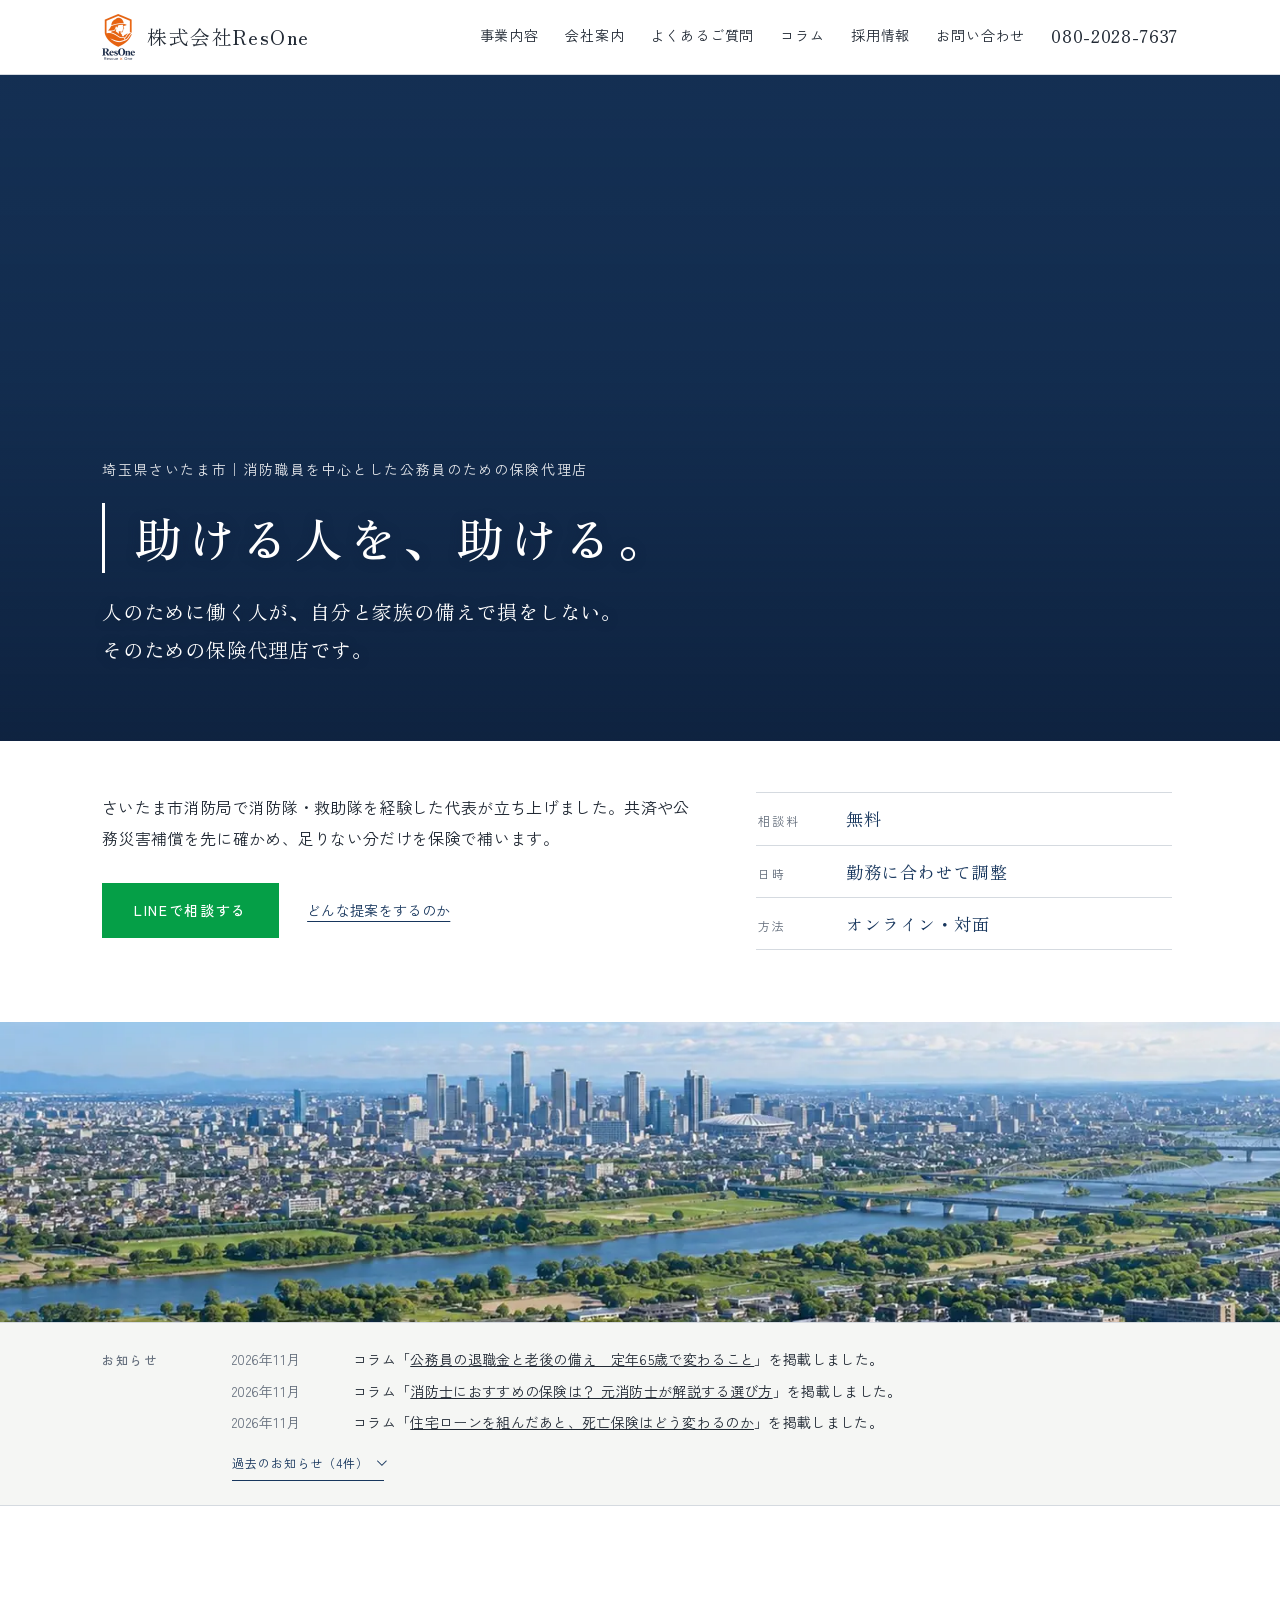
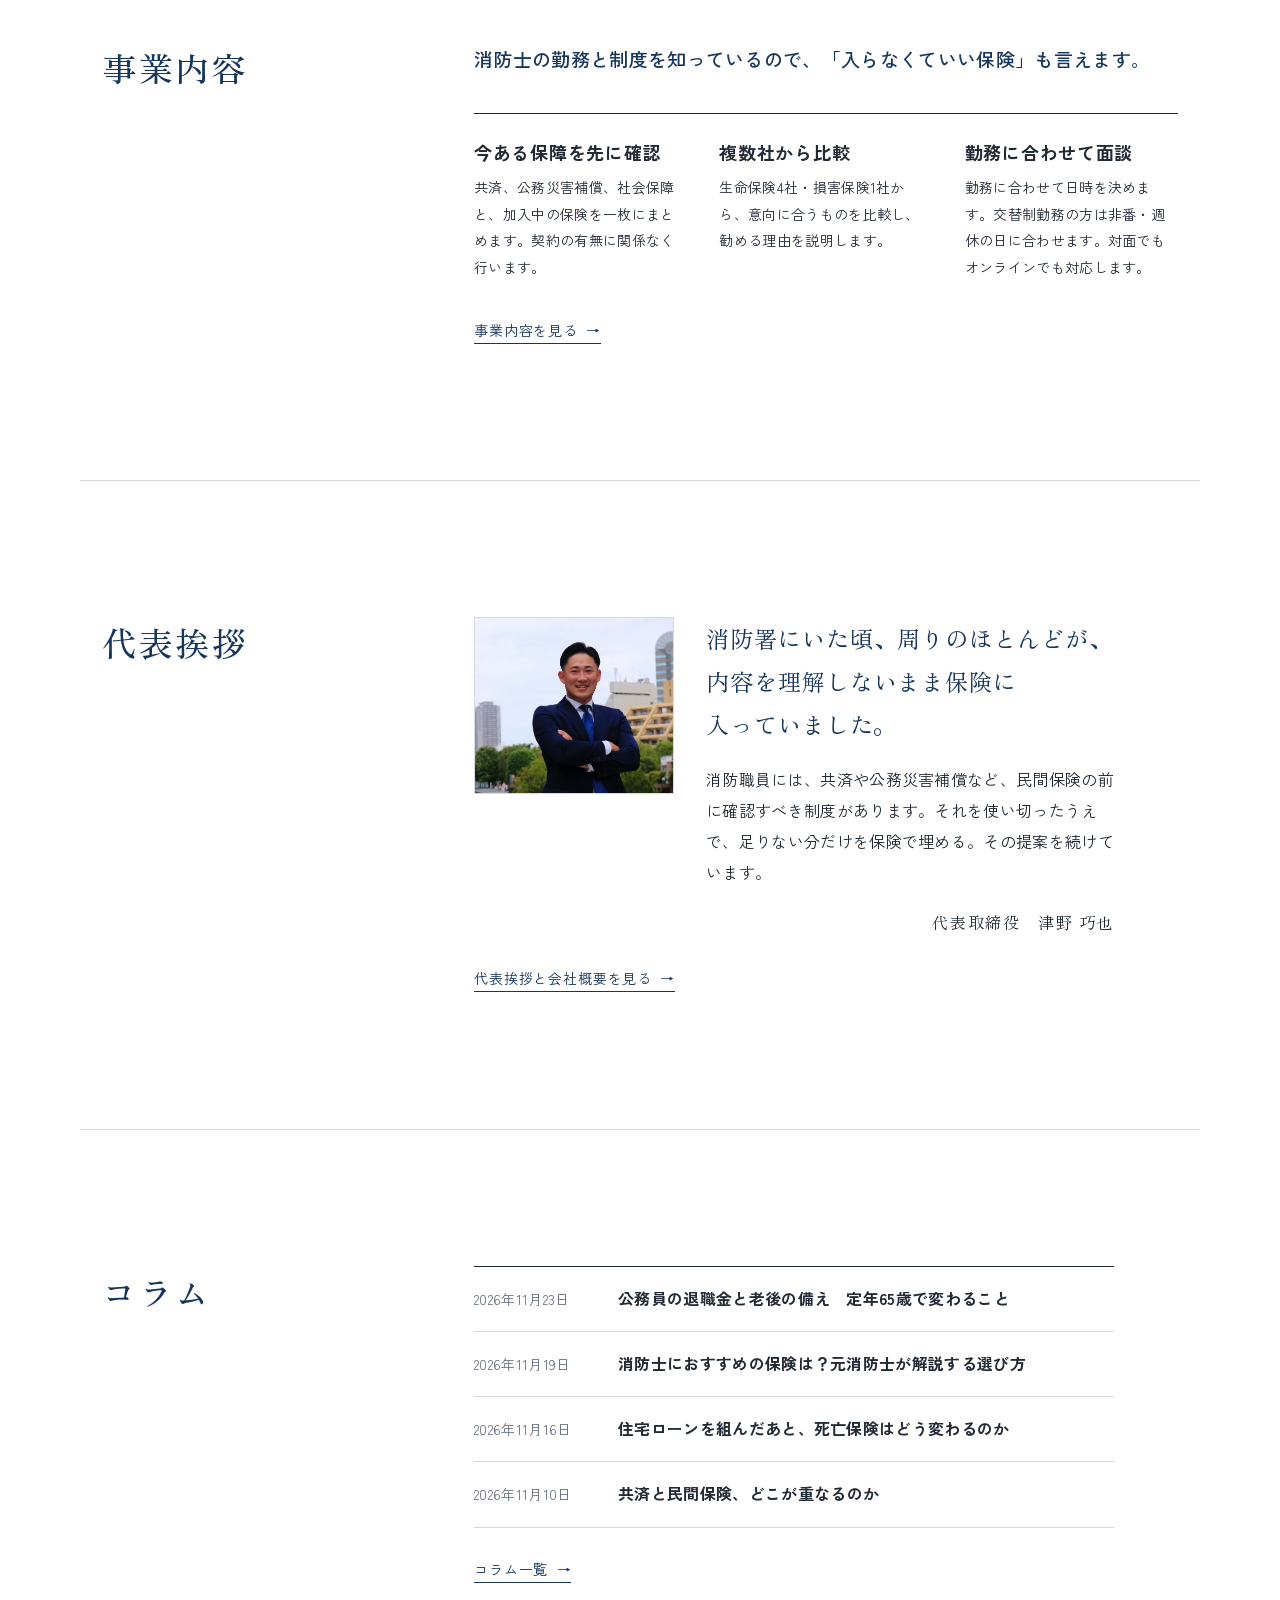
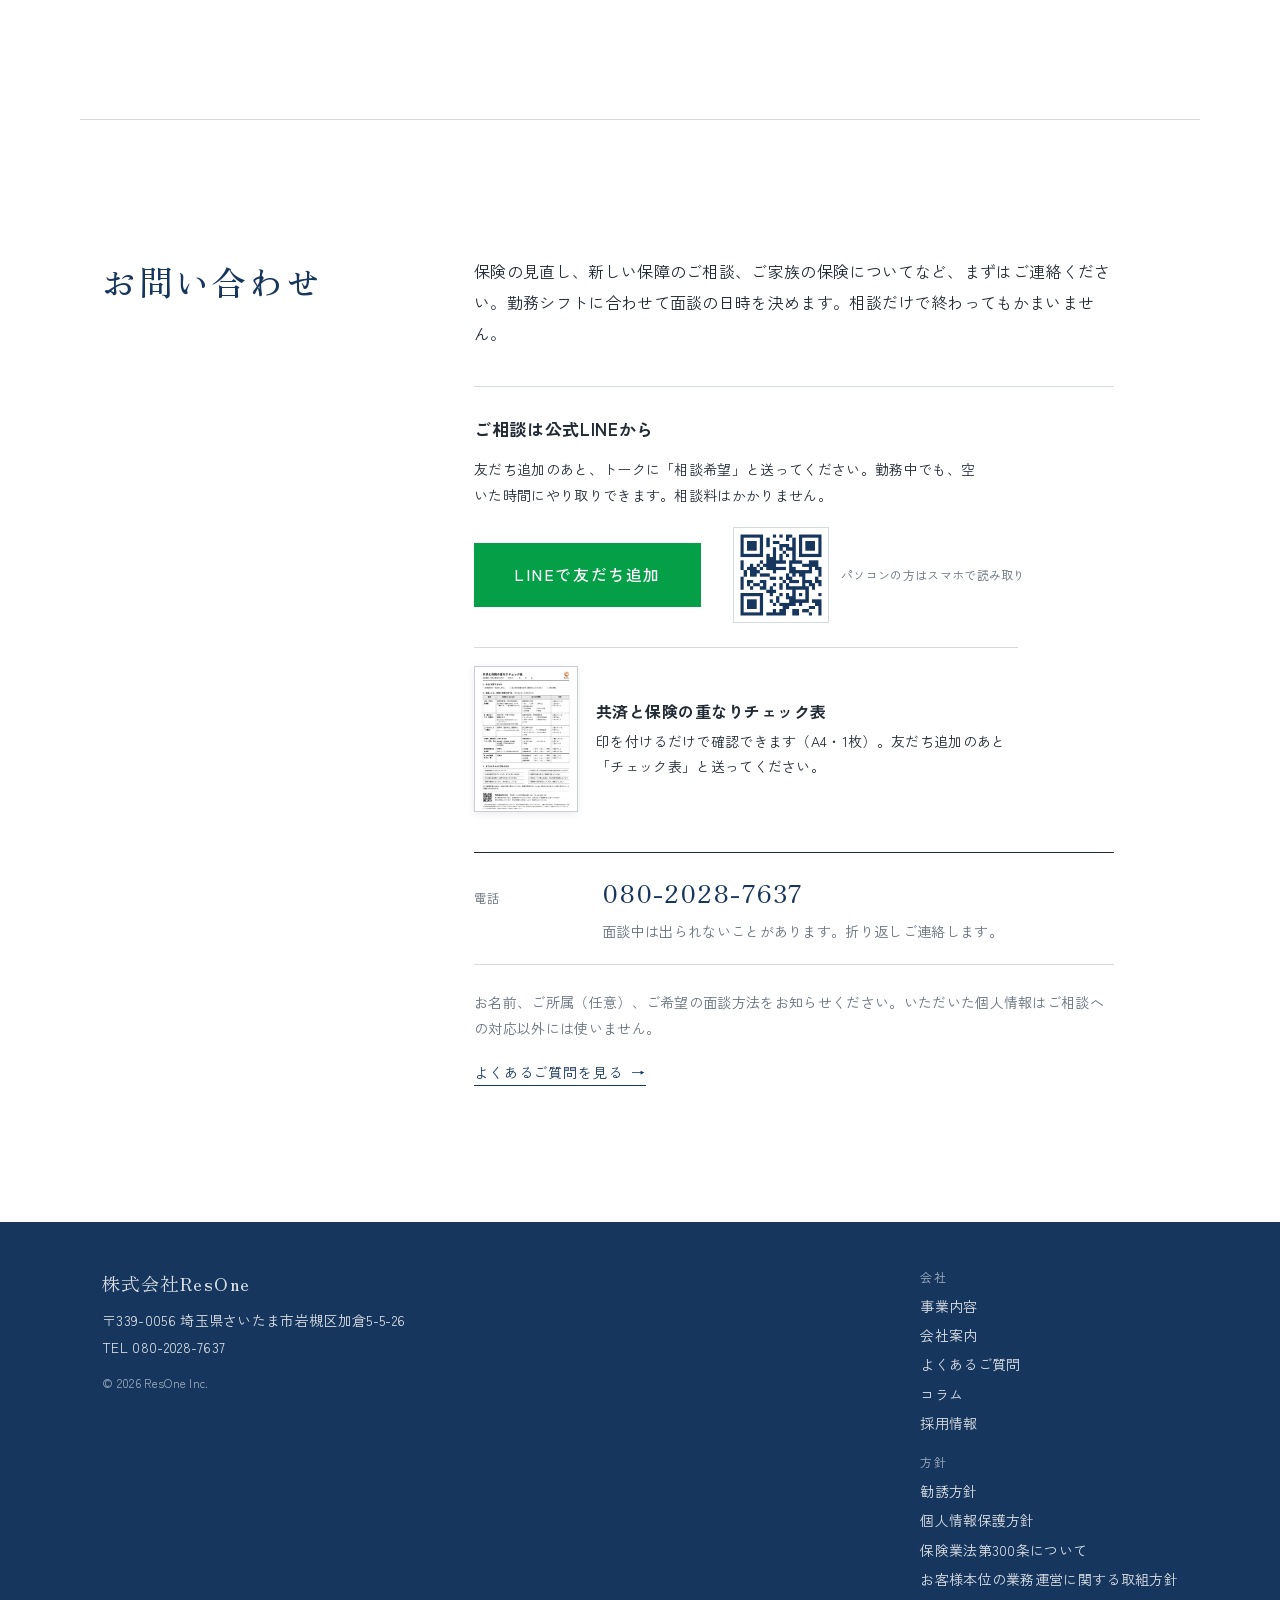
<file: index.html>
<!DOCTYPE html>
<html lang="ja">
<head>
<meta charset="utf-8">
<script async src="https://www.googletagmanager.com/gtag/js?id=GTM-N444VVWL"></script>
<script>
  window.dataLayer = window.dataLayer || [];
  function gtag(){dataLayer.push(arguments);}
  gtag('js', new Date());
</script>
<meta name="viewport" content="width=device-width, initial-scale=1, viewport-fit=cover">
<title>株式会社ResOne｜消防士・公務員のための保険代理店（埼玉県さいたま市）</title>
<meta name="description" content="株式会社ResOneは、消防職員を中心に、公務員の方に向けて、共済と社会保障を踏まえた無駄のない保険を提案する埼玉県さいたま市の保険代理店です。">
<link rel="canonical" href="https://res-1.com/">
<script type="application/ld+json">{"@context": "https://schema.org", "@type": "InsuranceAgency", "name": "株式会社ResOne", "alternateName": "ResOne", "url": "https://res-1.com/", "logo": "https://res-1.com/img/favicon-512.png", "image": "https://res-1.com/img/og.jpg", "telephone": "+81-80-2028-7637", "description": "消防職員を中心に、公務員の方に向けて、共済と社会保障を踏まえた無駄のない保険を提案する埼玉県さいたま市の保険代理店。", "foundingDate": "2026-03-03", "founder": {"@type": "Person", "name": "津野 巧也", "jobTitle": "代表取締役"}, "address": {"@type": "PostalAddress", "postalCode": "339-0056", "addressRegion": "埼玉県", "addressLocality": "さいたま市岩槻区", "streetAddress": "加倉5-5-26", "addressCountry": "JP"}, "areaServed": "埼玉県", "sameAs": ["https://lin.ee/uGL222C"]}</script>
<link rel="icon" href="favicon.ico" sizes="48x48">
<link rel="icon" type="image/png" sizes="96x96" href="img/favicon-96.png">
<link rel="icon" type="image/png" sizes="192x192" href="img/favicon-192.png">
<link rel="apple-touch-icon" href="img/apple-touch-icon.png">
<meta property="og:type" content="website">
<meta property="og:site_name" content="株式会社ResOne">
<meta property="og:title" content="株式会社ResOne｜消防士・公務員のための保険代理店（埼玉県さいたま市）">
<meta property="og:description" content="株式会社ResOneは、消防職員を中心に、公務員の方に向けて、共済と社会保障を踏まえた無駄のない保険を提案する埼玉県さいたま市の保険代理店です。">
<meta property="og:url" content="https://res-1.com/">
<meta property="og:image" content="https://res-1.com/img/og.jpg">
<meta property="og:image:width" content="1200">
<meta property="og:image:height" content="630">
<meta property="og:locale" content="ja_JP">
<meta name="twitter:card" content="summary_large_image">
<link rel="preconnect" href="https://fonts.googleapis.com">
<link rel="preconnect" href="https://fonts.gstatic.com" crossorigin>
<link rel="stylesheet" href="https://fonts.googleapis.com/css2?family=Zen+Kaku+Gothic+New:wght@400;500;700&family=Zen+Old+Mincho:wght@500;700&display=swap">
<link rel="stylesheet" href="css/site.css?v=20261126">
<script>document.documentElement.className+=' js'</script>
</head>
<body>

<header class="hd">
  <div class="in">
    <a class="logo" href="index.html" aria-label="株式会社ResOne トップ">
      <img src="img/logo-s.webp" alt="ResOne" width="132" height="184">
      <span class="n">株式会社ResOne</span>
    </a>
    <button class="menu-btn" type="button" aria-expanded="false" aria-controls="gnav" aria-label="メニューを開く"><span></span><span></span><span></span></button>
    <nav class="gnav" id="gnav" aria-label="メニュー">
      <a href="service.html">事業内容</a>
      <a href="about.html">会社案内</a>
      <a href="faq.html">よくあるご質問</a>
      <a href="column.html">コラム</a>
      <a href="recruit.html">採用情報</a>
      <a href="#contact">お問い合わせ</a>
      <a class="tel" href="tel:080-2028-7637">080-2028-7637</a>
      <a class="nav-line" href="https://lin.ee/uGL222C" target="_blank" rel="noopener">LINEで相談する</a>
    </nav>
  </div>
</header>
<main id="top">

  <section class="fv">
    <div class="fv-hero">
      <div class="fv-bg" aria-hidden="true">
        <img class="sl" src="img/hero-family.webp" alt="" width="1672" height="941" fetchpriority="high">
        <img class="sl" src="img/hero-green.webp" alt="" width="1672" height="941">
        <img class="sl" src="img/hero-meeting.webp" alt="" width="1672" height="941">
      </div>
      <div class="in">
        <p class="lbl">埼玉県さいたま市｜<span class="ib">消防職員を中心とした</span><span class="ib">公務員のための保険代理店</span></p>
        <h1 class="tate">助ける<wbr>人を、<br class="sp">助ける。</h1>
        <p class="fv-lead">人の<wbr>ために<wbr>働く<wbr>人が、<wbr>自分と<wbr>家族の<wbr>備えで<wbr>損を<wbr>しない。<span class="ib">そのための保険代理店です。</span></p>
      </div>
    </div>
    <div class="in fv-below">
      <div class="fv-body">
        <div>
          <p>さいたま市消防局で消防隊・救助隊を経験した代表が立ち上げました。共済や公務災害補償を先に確かめ、足りない分だけを保険で補います。</p>
          <div class="act">
            <a class="btn line" href="https://lin.ee/uGL222C" target="_blank" rel="noopener">LINEで相談する</a>
            <a href="service.html">どんな提案をするのか</a>
          </div>
        </div>
        <dl class="facts">
            <div><dt>相談料</dt><dd>無料</dd></div>
            <div><dt>日時</dt><dd>勤務に合わせて調整</dd></div>
            <div><dt>方法</dt><dd>オンライン・対面</dd></div>
          </dl>
      </div>
    </div>
  </section>

  <div class="band low rv"><img src="img/hero-city.webp" alt="さいたま市の街並み" width="1400" height="807" loading="lazy"></div>

  <section class="news rv" aria-label="お知らせ">
    <div class="in">
      <h2>お知らせ</h2>
      <div class="news-body">
      <dl>
        <div><dt>2026年11月</dt><dd>コラム「<a href="column-taishokukin-rogo.html">公務員の退職金と老後の備え　定年65歳で変わること</a>」を掲載しました。</dd></div>
        <div><dt>2026年11月</dt><dd>コラム「<a href="column-shobo-hoken-erabikata.html">消防士におすすめの保険は？ 元消防士が解説する選び方</a>」を掲載しました。</dd></div>
        <div><dt>2026年11月</dt><dd>コラム「<a href="column-jutaku-loan.html">住宅ローンを組んだあと、死亡保険はどう変わるのか</a>」を掲載しました。</dd></div>
      </dl>
      <details class="news-more">
        <summary>過去のお知らせ（4件）</summary>
        <dl>
          <div><dt>2026年11月</dt><dd>コラム「<a href="column-kyosai-chofuku.html">共済と民間保険、どこが重なるのか</a>」を掲載しました。</dd></div>
          <div><dt>2026年11月</dt><dd>ホームページを公開しました。</dd></div>
          <div><dt>2026年10月</dt><dd>日本生命保険相互会社、はなさく生命保険株式会社の取扱いを開始しました（取扱保険会社は生命保険4社・損害保険1社になりました）。</dd></div>
          <div><dt>2026年3月3日</dt><dd>株式会社ResOneを設立しました。</dd></div>
        </dl>
      </details>
      </div>
    </div>
  </section>

  <section class="sec" id="service">
    <div class="in">
      <h2 class="rv">事業内容</h2>
      <div class="body wide">
        <p class="intro rv" style="max-width:40em">消防士の<wbr>勤務と<wbr>制度を<wbr>知っているので、<wbr>「入らなくていい<wbr>保険」も<wbr>言えます。</p>
        <div class="points">
          <div class="rv" style="--d:0s"><h3>今ある<wbr>保障を<wbr>先に<wbr>確認</h3><p>共済、公務災害補償、社会保障と、加入中の保険を一枚にまとめます。契約の有無に関係なく行います。</p></div>
          <div class="rv" style="--d:.08s"><h3>複数社から<wbr>比較</h3><p>生命保険4社・損害保険1社から、意向に合うものを比較し、勧める理由を説明します。</p></div>
          <div class="rv" style="--d:.16s"><h3>勤務に<wbr>合わせて<wbr>面談</h3><p>勤務に合わせて日時を決めます。交替制勤務の方は非番・週休の日に合わせます。対面でもオンラインでも対応します。</p></div>
        </div>
        <p class="more"><a href="service.html">事業内容を見る</a></p>
      </div>
    </div>
  </section>

  <section class="sec greet" id="greeting">
    <div class="in">
      <h2 class="rv">代表挨拶</h2>
      <div class="body">
        <div class="greet-top rv">
          <img src="img/representative.jpg" alt="代表取締役 津野巧也" width="780" height="688">
          <div>
            <p class="lead">消防署に<wbr>いた<wbr>頃、<wbr>周りの<wbr>ほとんどが、<wbr>内容を<wbr>理解しないまま<wbr>保険に<wbr>入っていました。</p>
            <p>消防職員には、共済や公務災害補償など、民間保険の前に確認すべき制度があります。それを使い切ったうえで、足りない分だけを保険で埋める。その提案を続けています。</p>
            <p class="sign" style="margin-top:20px">代表取締役　津野 巧也</p>
          </div>
        </div>
        <p class="more"><a href="about.html">代表挨拶と会社概要を見る</a></p>
      </div>
    </div>
  </section>

  <section class="sec" id="column">
    <div class="in">
      <h2 class="rv">コラム</h2>
      <div class="body">
        <ul class="col-list rv">
          <li><a href="column-taishokukin-rogo.html"><time datetime="2026-11-23">2026年11月23日</time><b>公務員の<wbr>退職金と<wbr>老後の備え<wbr>　定年65歳で<wbr>変わること</b></a></li>
          <li><a href="column-shobo-hoken-erabikata.html"><time datetime="2026-11-19">2026年11月19日</time><b>消防士に<wbr>おすすめの<wbr>保険は？<wbr>元消防士が<wbr>解説する<wbr>選び方</b></a></li>
          <li><a href="column-jutaku-loan.html"><time datetime="2026-11-16">2026年11月16日</time><b>住宅ローンを<wbr>組んだ<wbr>あと、<wbr>死亡保険は<wbr>どう<wbr>変わるのか</b></a></li>
          <li><a href="column-kyosai-chofuku.html"><time datetime="2026-11-10">2026年11月10日</time><b>共済と<wbr>民間保険、<wbr>どこが<wbr>重なるのか</b></a></li>
        </ul>
        <p class="more"><a href="column.html">コラム一覧</a></p>
      </div>
    </div>
  </section>

  <section class="sec" id="contact">
    <div class="in">
      <h2 class="rv">お問い合わせ</h2>
      <div class="body">
        <p>保険の見直し、新しい保障のご相談、ご家族の保険についてなど、まずはご連絡ください。勤務シフトに合わせて面談の日時を決めます。相談だけで終わってもかまいません。</p>
        <div class="line-box rv">
          <p class="line-h">ご相談は公式LINEから</p>
          <p class="line-t">友だち追加のあと、トークに「相談希望」と送ってください。勤務中でも、空いた時間にやり取りできます。相談料はかかりません。</p>
          <div class="line-act">
            <a class="btn line big-btn" href="https://lin.ee/uGL222C" target="_blank" rel="noopener">LINEで友だち追加</a>
            <p class="line-qr"><img src="img/line-qr.png" alt="公式LINEの友だち追加用QRコード" width="120" height="120" loading="lazy"><span>パソコンの方はスマホで読み取り</span></p>
          </div>
          <div class="gift"><img src="img/check-thumb.webp" alt="共済と保険の重なりチェック表の見本" width="320" height="453" loading="lazy"><div><b>共済と保険の重なりチェック表</b><span>印を付けるだけで確認できます（A4・1枚）。友だち追加のあと「チェック表」と送ってください。</span></div></div>
        </div>
        <dl class="ct rv">
          <div><dt>電話</dt><dd><a class="big" href="tel:080-2028-7637">080-2028-7637</a><small>面談中は出られないことがあります。折り返しご連絡します。</small></dd></div>
        </dl>
        <p class="ct-note">お名前、ご所属（任意）、ご希望の面談方法をお知らせください。いただいた個人情報はご相談への対応以外には使いません。</p>
        <p class="more"><a href="faq.html">よくあるご質問を見る</a></p>
      </div>
    </div>
  </section>

</main>

<footer class="ft">
  <div class="in">
    <div>
      <p class="nm">株式会社ResOne</p>
      <p>〒339-0056 埼玉県さいたま市岩槻区加倉5-5-26<br>TEL 080-2028-7637</p>
      <p class="cp">© 2026 ResOne Inc.</p>
    </div>
    <div class="pol">
      <p class="pl">会社</p>
      <ul>
        <li><a href="service.html">事業内容</a></li>
        <li><a href="about.html">会社案内</a></li>
        <li><a href="faq.html">よくあるご質問</a></li>
        <li><a href="column.html">コラム</a></li>
        <li><a href="recruit.html">採用情報</a></li>
      </ul>
      <p class="pl" style="margin-top:14px">方針</p>
      <ul>
        <li><a href="kanyu-hoshin.html">勧誘方針</a></li>
        <li><a href="privacy.html">個人情報保護方針</a></li>
        <li><a href="hokengyoho300.html">保険業法第300条について</a></li>
        <li><a href="fd-policy.html">お客様本位の業務運営に関する取組方針</a></li>
      </ul>
    </div>
  </div>
</footer>
<div class="cta-bar" aria-label="お問い合わせ">
  <a href="https://lin.ee/uGL222C" class="c1" target="_blank" rel="noopener">LINEで相談する</a>
  <a href="tel:080-2028-7637" class="c2">電話する</a>
</div>
<script src="js/site.js?v=20261126" defer></script>
</body>
</html>
</file>
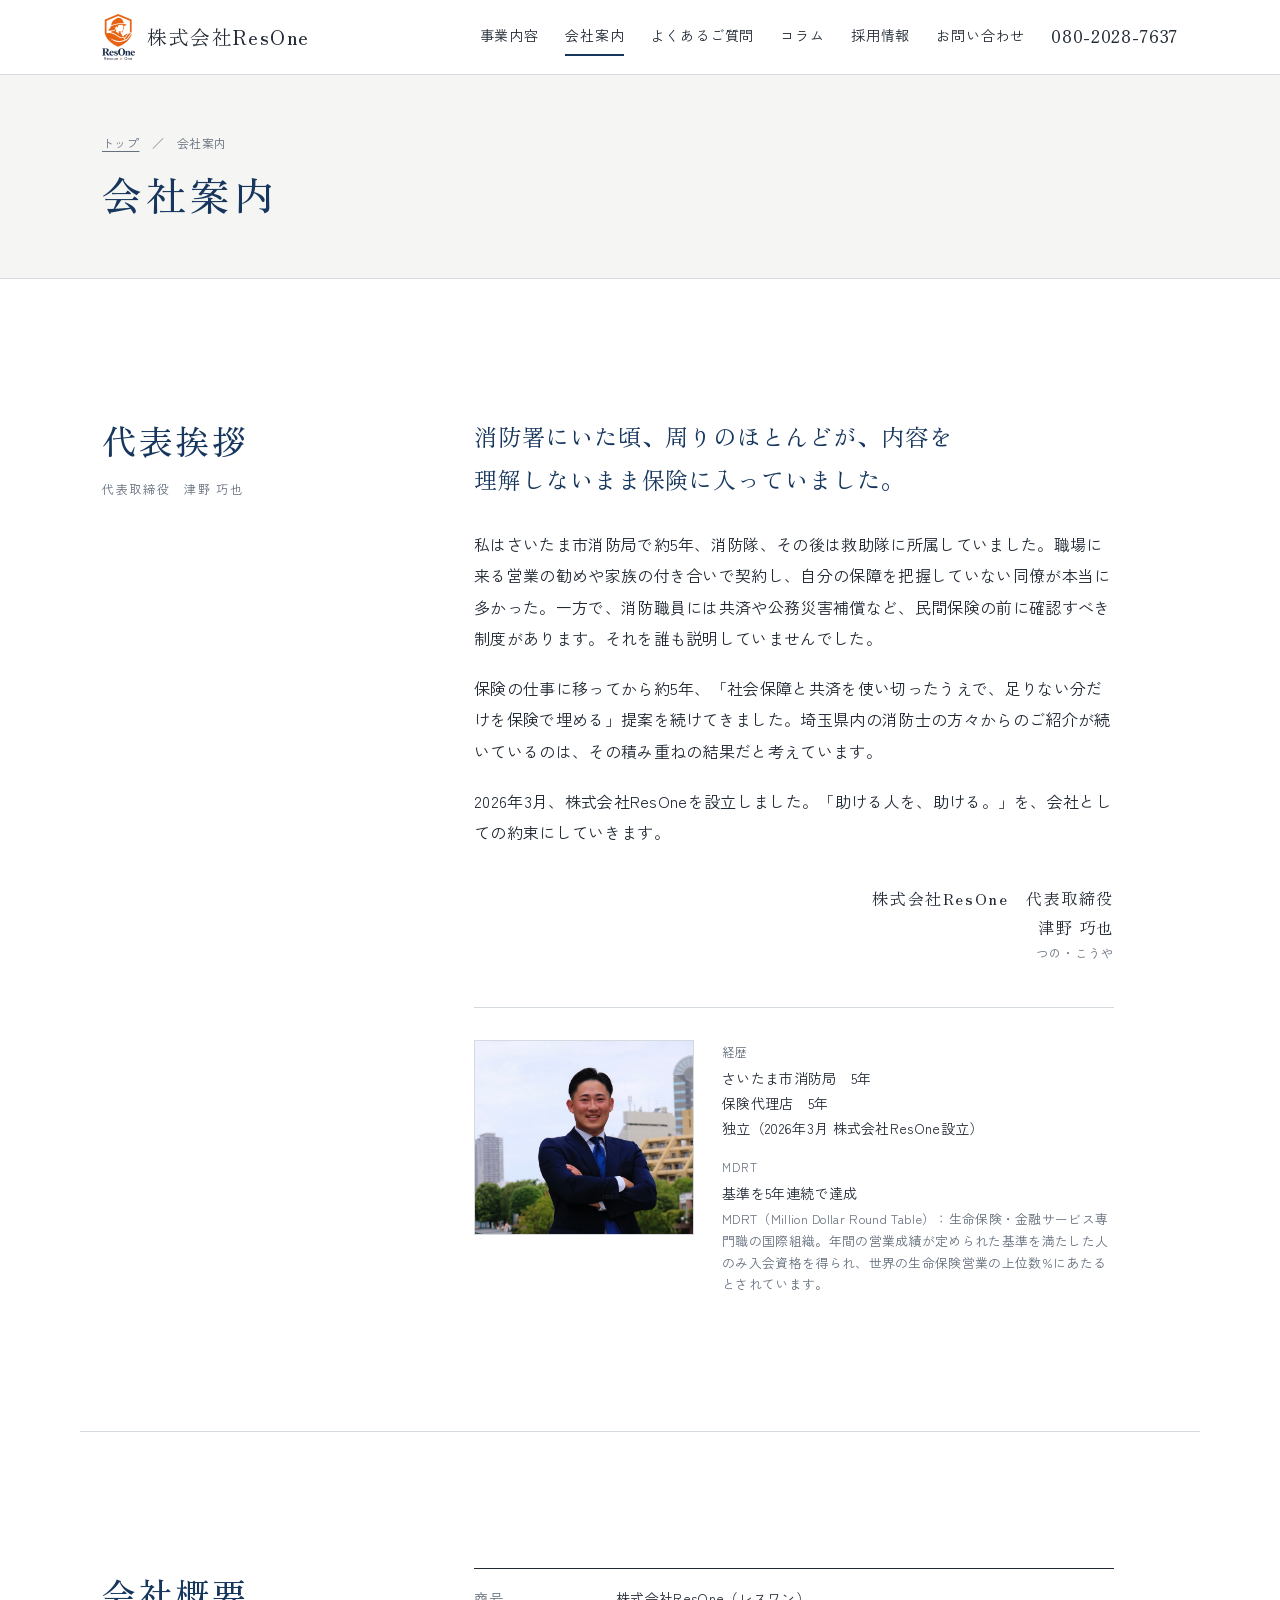
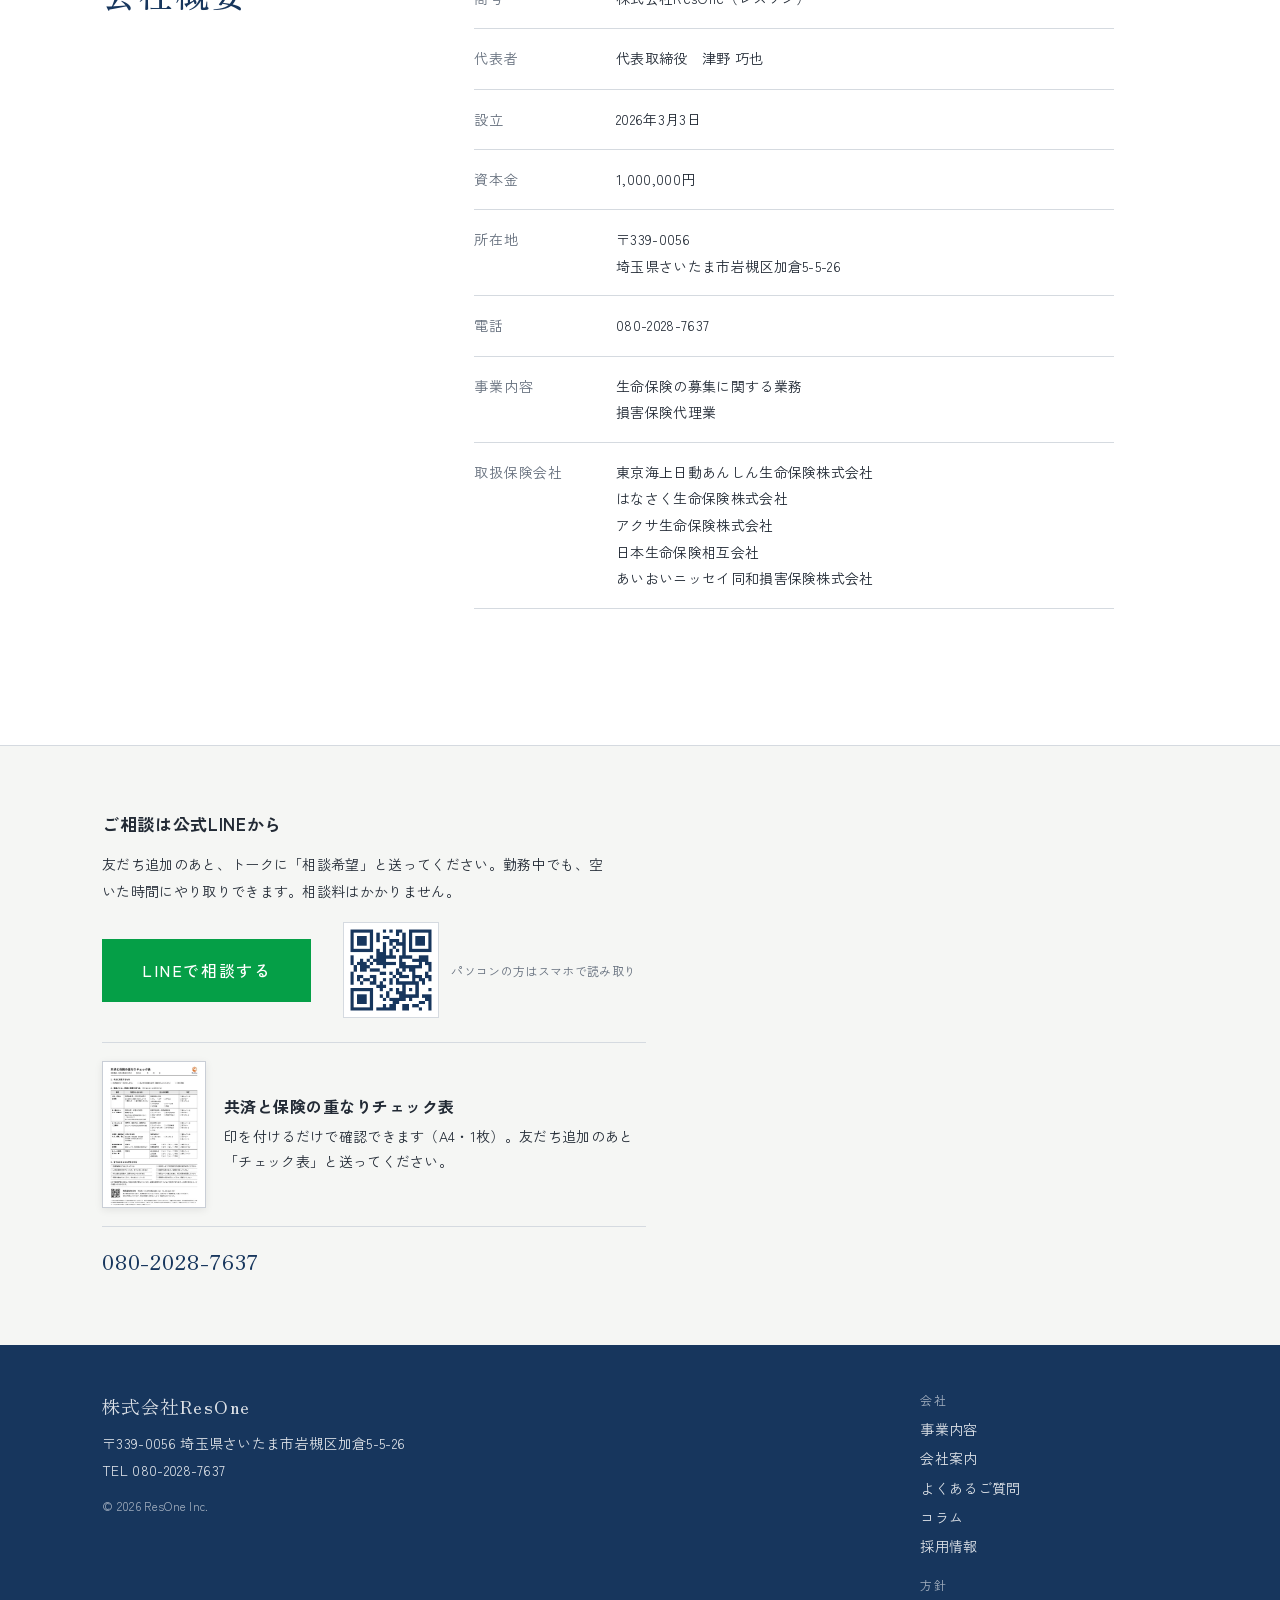
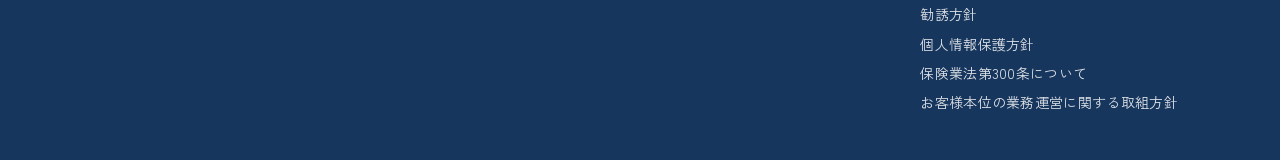
<file: about.html>
<!DOCTYPE html>
<html lang="ja">
<head>
<meta charset="utf-8">
<script async src="https://www.googletagmanager.com/gtag/js?id=GTM-N444VVWL"></script>
<script>
  window.dataLayer = window.dataLayer || [];
  function gtag(){dataLayer.push(arguments);}
  gtag('js', new Date());
</script>
<meta name="viewport" content="width=device-width, initial-scale=1, viewport-fit=cover">
<title>会社案内（代表挨拶・会社概要）｜株式会社ResOne</title>
<meta name="description" content="株式会社ResOneの代表挨拶と会社概要。さいたま市消防局で消防隊・救助隊を経験した代表が設立した、埼玉県さいたま市の保険代理店です。">
<link rel="canonical" href="https://res-1.com/about.html">
<script type="application/ld+json">{"@context": "https://schema.org", "@type": "BreadcrumbList", "itemListElement": [{"@type": "ListItem", "position": 1, "name": "トップ", "item": "https://res-1.com/"}, {"@type": "ListItem", "position": 2, "name": "会社案内", "item": "https://res-1.com/about.html"}]}</script>
<script type="application/ld+json">{"@context": "https://schema.org", "@graph": [{"@type": "InsuranceAgency", "@id": "https://res-1.com/#org", "name": "株式会社ResOne", "alternateName": ["ResOne", "レスワン"], "url": "https://res-1.com/", "telephone": "+81-80-2028-7637", "foundingDate": "2026-03-03", "description": "消防職員を中心とした公務員の方のための保険代理店。共済組合の給付と公務災害補償を踏まえ、足りない部分だけを保険で補う提案を行う。", "address": {"@type": "PostalAddress", "postalCode": "339-0056", "addressRegion": "埼玉県", "addressLocality": "さいたま市岩槻区", "streetAddress": "加倉5-5-26", "addressCountry": "JP"}, "areaServed": "埼玉県", "sameAs": ["https://lin.ee/uGL222C"], "founder": {"@id": "https://res-1.com/about.html#tsuno"}}, {"@type": "Person", "@id": "https://res-1.com/about.html#tsuno", "name": "津野 巧也", "jobTitle": "代表取締役", "worksFor": {"@id": "https://res-1.com/#org"}, "description": "さいたま市消防局に5年勤務し、消防隊・救助隊を経験。保険代理店での5年を経て、2026年3月に株式会社ResOneを設立。", "knowsAbout": ["地方公務員の共済制度", "公務災害補償", "生命保険", "損害保険"]}]}</script>
<link rel="icon" href="favicon.ico" sizes="48x48">
<link rel="icon" type="image/png" sizes="96x96" href="img/favicon-96.png">
<link rel="icon" type="image/png" sizes="192x192" href="img/favicon-192.png">
<link rel="apple-touch-icon" href="img/apple-touch-icon.png">
<meta property="og:type" content="website">
<meta property="og:site_name" content="株式会社ResOne">
<meta property="og:title" content="会社案内（代表挨拶・会社概要）｜株式会社ResOne">
<meta property="og:description" content="株式会社ResOneの代表挨拶と会社概要。さいたま市消防局で消防隊・救助隊を経験した代表が設立した、埼玉県さいたま市の保険代理店です。">
<meta property="og:url" content="https://res-1.com/about.html">
<meta property="og:image" content="https://res-1.com/img/og.jpg">
<meta property="og:image:width" content="1200">
<meta property="og:image:height" content="630">
<meta property="og:locale" content="ja_JP">
<meta name="twitter:card" content="summary_large_image">
<link rel="preconnect" href="https://fonts.googleapis.com">
<link rel="preconnect" href="https://fonts.gstatic.com" crossorigin>
<link rel="stylesheet" href="https://fonts.googleapis.com/css2?family=Zen+Kaku+Gothic+New:wght@400;500;700&family=Zen+Old+Mincho:wght@500;700&display=swap">
<link rel="stylesheet" href="css/site.css?v=20261126">
<script>document.documentElement.className+=' js'</script>
</head>
<body>

<header class="hd">
  <div class="in">
    <a class="logo" href="index.html" aria-label="株式会社ResOne トップ">
      <img src="img/logo-s.webp" alt="ResOne" width="132" height="184">
      <span class="n">株式会社ResOne</span>
    </a>
    <button class="menu-btn" type="button" aria-expanded="false" aria-controls="gnav" aria-label="メニューを開く"><span></span><span></span><span></span></button>
    <nav class="gnav" id="gnav" aria-label="メニュー">
      <a href="service.html">事業内容</a>
      <a href="about.html" aria-current="page">会社案内</a>
      <a href="faq.html">よくあるご質問</a>
      <a href="column.html">コラム</a>
      <a href="recruit.html">採用情報</a>
      <a href="index.html#contact">お問い合わせ</a>
      <a class="tel" href="tel:080-2028-7637">080-2028-7637</a>
      <a class="nav-line" href="https://lin.ee/uGL222C" target="_blank" rel="noopener">LINEで相談する</a>
    </nav>
  </div>
</header>
<main>

  <div class="pg-head">
    <div class="in">
      <p class="crumb"><a href="index.html">トップ</a>　／　会社案内</p>
      <h1>会社案内</h1>
    </div>
  </div>

  <section class="sec greet" id="greeting">
    <div class="in">
      <h2 class="rv">代表挨拶<small>代表取締役　津野 巧也</small></h2>
      <div class="body">
        <p class="lead rv">消防署に<wbr>いた<wbr>頃、<wbr>周りの<wbr>ほとんどが、<wbr>内容を<wbr>理解しないまま<wbr>保険に<wbr>入っていました。</p>
        <p>私はさいたま市消防局で約5年、消防隊、その後は救助隊に所属していました。職場に来る営業の勧めや家族の付き合いで契約し、自分の保障を把握していない同僚が本当に多かった。一方で、消防職員には共済や公務災害補償など、民間保険の前に確認すべき制度があります。それを誰も説明していませんでした。</p>
        <p>保険の仕事に移ってから約5年、「社会保障と共済を使い切ったうえで、足りない分だけを保険で埋める」提案を続けてきました。埼玉県内の消防士の方々からのご紹介が続いているのは、その積み重ねの結果だと考えています。</p>
        <p>2026年3月、株式会社ResOneを設立しました。「助ける人を、助ける。」を、会社としての約束にしていきます。</p>
        <p class="sign">株式会社ResOne　代表取締役<br>津野 巧也<small>つの・こうや</small></p>

        <div class="photo rv">
          <img class="ph" src="img/representative.jpg" alt="代表取締役 津野巧也" width="780" height="688">
          <dl>
            <div><dt>経歴</dt><dd>さいたま市消防局　5年<br>保険代理店　5年<br>独立（2026年3月 株式会社ResOne設立）</dd></div>
            <div><dt>MDRT</dt><dd>基準を5年連続で達成<br><small style="color:var(--muted);font-size:.8rem;line-height:1.7;display:block;margin-top:2px">MDRT（Million Dollar Round Table）：生命保険・金融サービス専門職の国際組織。年間の営業成績が定められた基準を満たした人のみ入会資格を得られ、世界の生命保険営業の上位数%にあたるとされています。</small></dd></div>
          </dl>
        </div>
      </div>
    </div>
  </section>

  <section class="sec" id="company">
    <div class="in">
      <h2 class="rv">会社概要</h2>
      <div class="body">
        <dl class="co rv">
          <div><dt>商号</dt><dd>株式会社ResOne（レスワン）</dd></div>
          <div><dt>代表者</dt><dd>代表取締役　津野 巧也</dd></div>
          <div><dt>設立</dt><dd>2026年3月3日</dd></div>
          <div><dt>資本金</dt><dd>1,000,000円</dd></div>
          <div><dt>所在地</dt><dd>〒339-0056<br>埼玉県さいたま市岩槻区加倉5-5-26</dd></div>
          <div><dt>電話</dt><dd>080-2028-7637</dd></div>
          <div><dt>事業内容</dt><dd>生命保険の募集に関する業務<br>損害保険代理業</dd></div>
          <div><dt>取扱保険会社</dt><dd>
            <ul>
              <li>東京海上日動あんしん生命保険株式会社</li>
              <li>はなさく生命保険株式会社</li>
              <li>アクサ生命保険株式会社</li>
              <li>日本生命保険相互会社</li>
              <li>あいおいニッセイ同和損害保険株式会社</li>
            </ul>
          </dd></div>
        </dl>
      </div>
    </div>
  </section>

  <section class="cta-sec">
    <div class="in">
      <p class="line-h">ご相談は公式LINEから</p>
      <p class="line-t">友だち追加のあと、トークに「相談希望」と送ってください。勤務中でも、空いた時間にやり取りできます。相談料はかかりません。</p>
      <div class="line-act">
        <a class="btn line big-btn" href="https://lin.ee/uGL222C" target="_blank" rel="noopener">LINEで相談する</a>
        <p class="line-qr"><img src="img/line-qr.png" alt="公式LINEの友だち追加用QRコード" width="120" height="120" loading="lazy"><span>パソコンの方はスマホで読み取り</span></p>
      </div>
      <div class="gift"><img src="img/check-thumb.webp" alt="共済と保険の重なりチェック表の見本" width="320" height="453" loading="lazy"><div><b>共済と保険の重なりチェック表</b><span>印を付けるだけで確認できます（A4・1枚）。友だち追加のあと「チェック表」と送ってください。</span></div></div>
      <a class="tel" href="tel:080-2028-7637">080-2028-7637</a>
    </div>
  </section>

</main>

<footer class="ft">
  <div class="in">
    <div>
      <p class="nm">株式会社ResOne</p>
      <p>〒339-0056 埼玉県さいたま市岩槻区加倉5-5-26<br>TEL 080-2028-7637</p>
      <p class="cp">© 2026 ResOne Inc.</p>
    </div>
    <div class="pol">
      <p class="pl">会社</p>
      <ul>
        <li><a href="service.html">事業内容</a></li>
        <li><a href="about.html">会社案内</a></li>
        <li><a href="faq.html">よくあるご質問</a></li>
        <li><a href="column.html">コラム</a></li>
        <li><a href="recruit.html">採用情報</a></li>
      </ul>
      <p class="pl" style="margin-top:14px">方針</p>
      <ul>
        <li><a href="kanyu-hoshin.html">勧誘方針</a></li>
        <li><a href="privacy.html">個人情報保護方針</a></li>
        <li><a href="hokengyoho300.html">保険業法第300条について</a></li>
        <li><a href="fd-policy.html">お客様本位の業務運営に関する取組方針</a></li>
      </ul>
    </div>
  </div>
</footer>
<div class="cta-bar" aria-label="お問い合わせ">
  <a href="https://lin.ee/uGL222C" class="c1" target="_blank" rel="noopener">LINEで相談する</a>
  <a href="tel:080-2028-7637" class="c2">電話する</a>
</div>
<script src="js/site.js?v=20261126" defer></script>
</body>
</html>
</file>
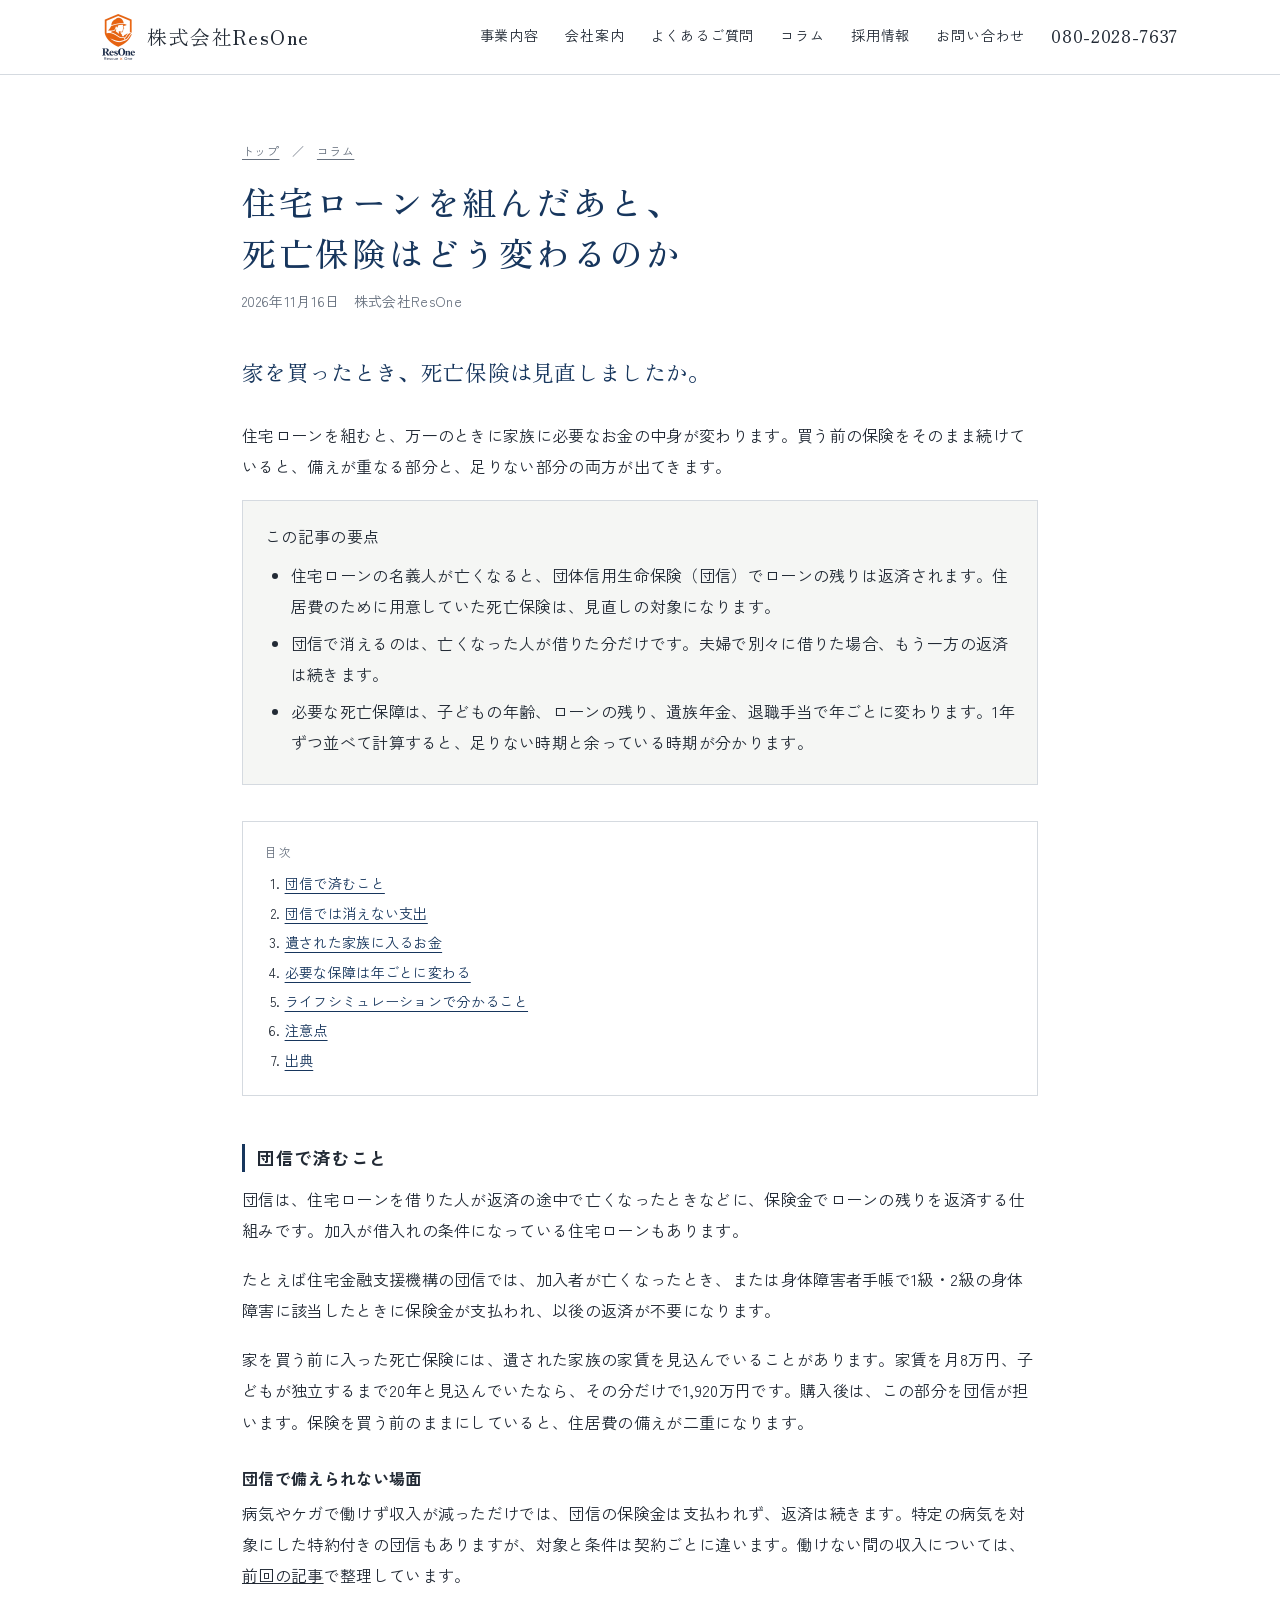
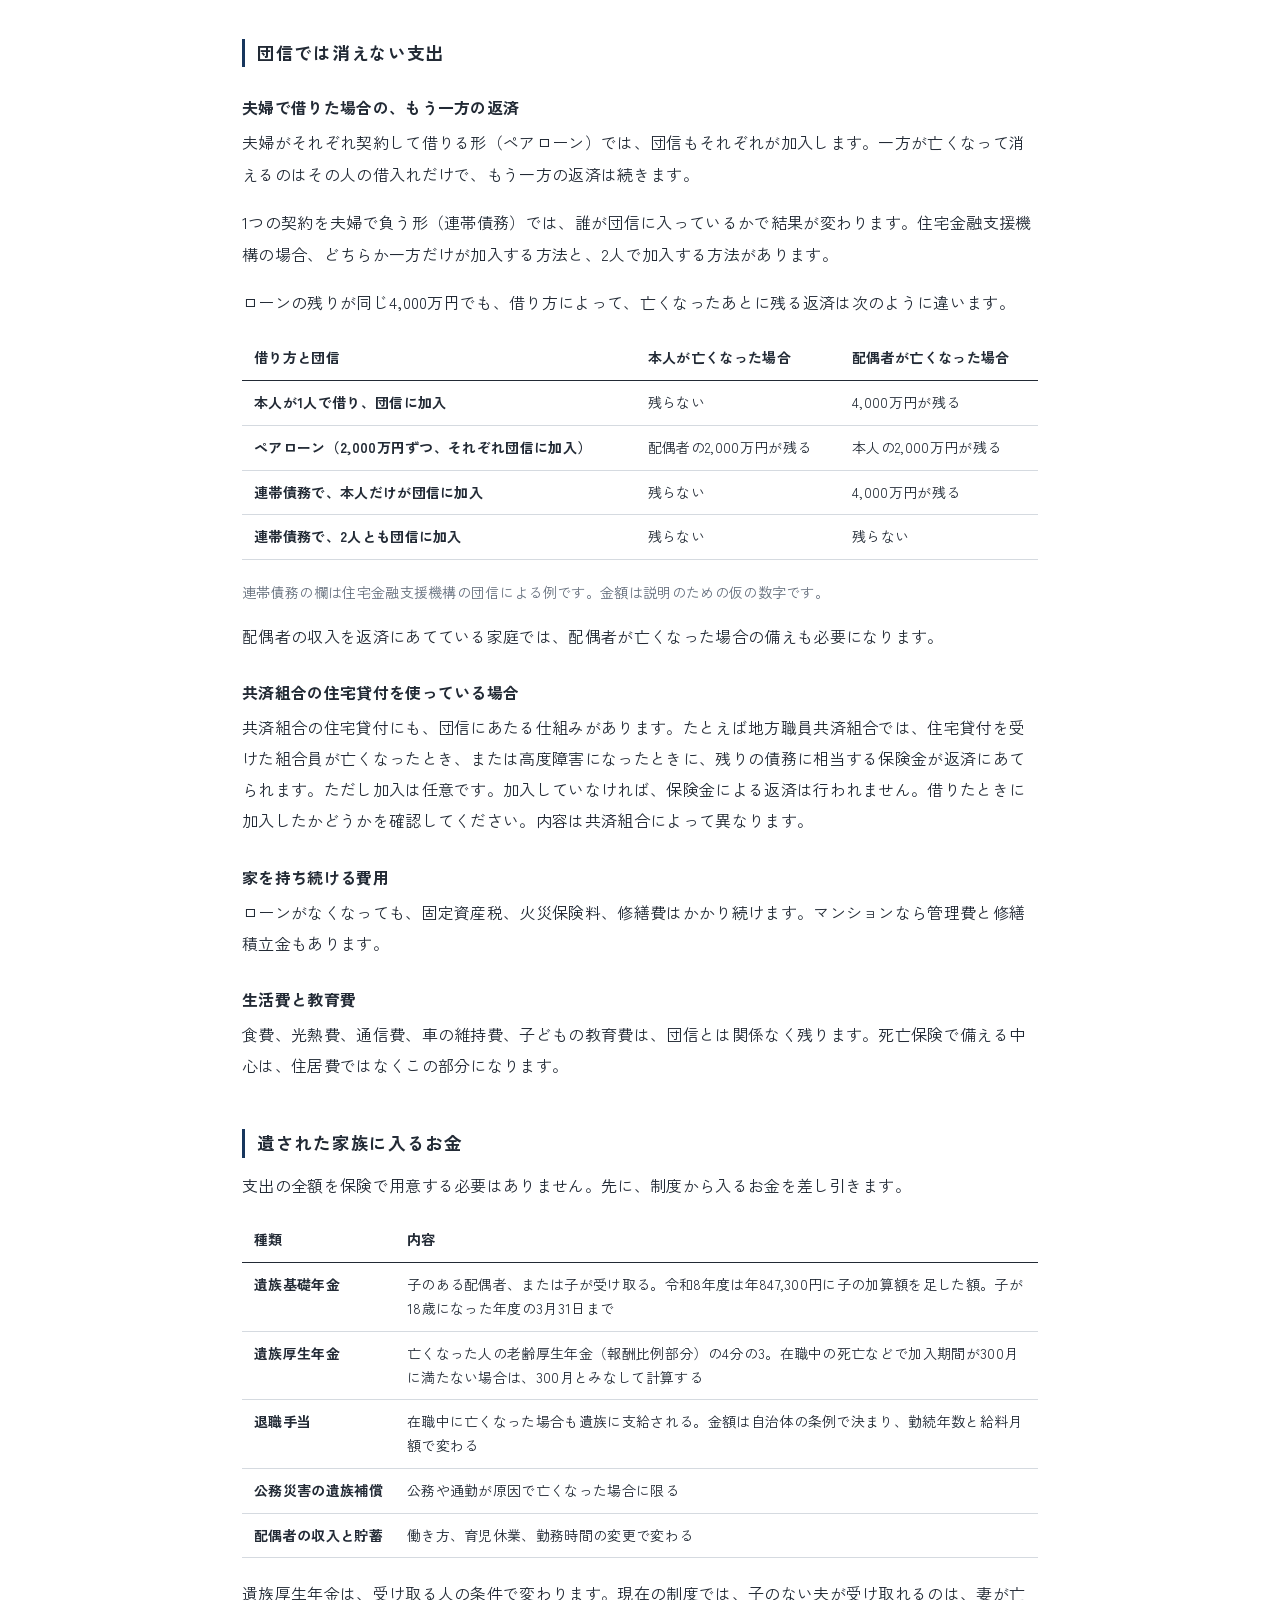
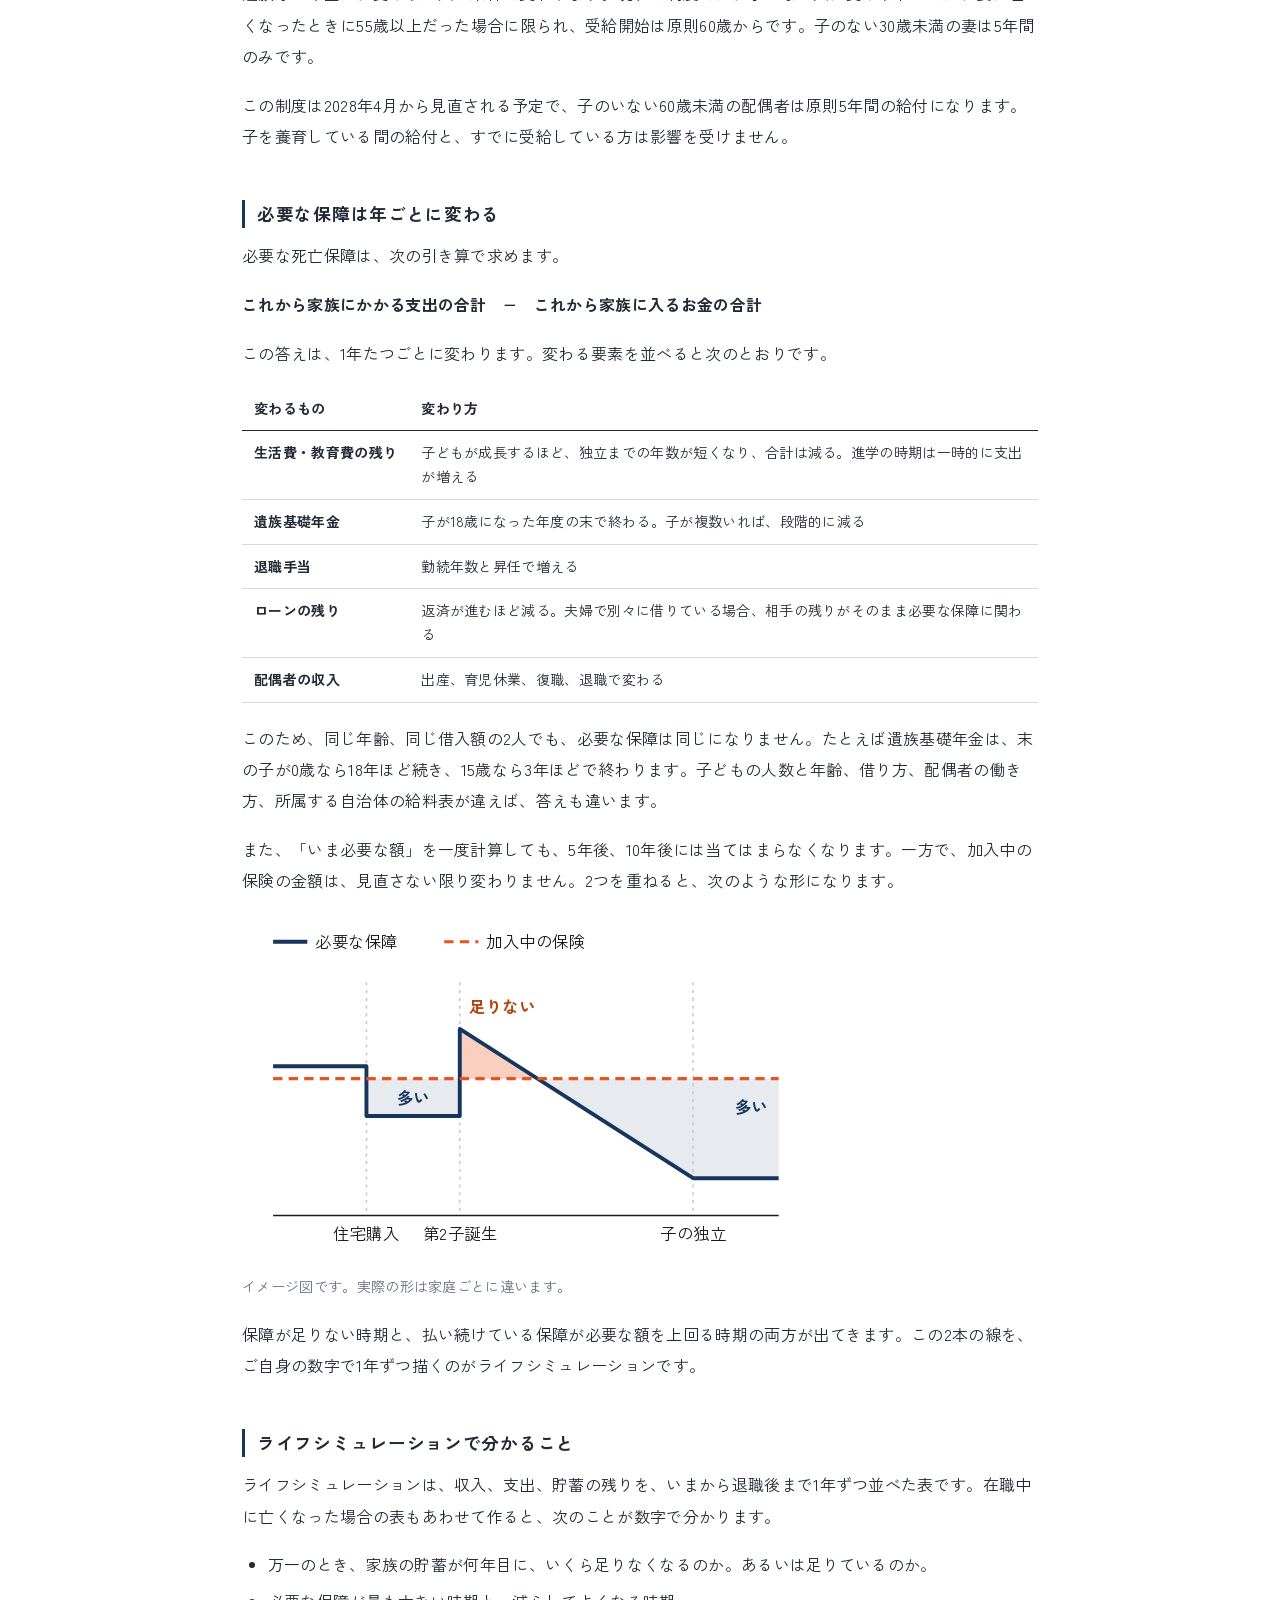
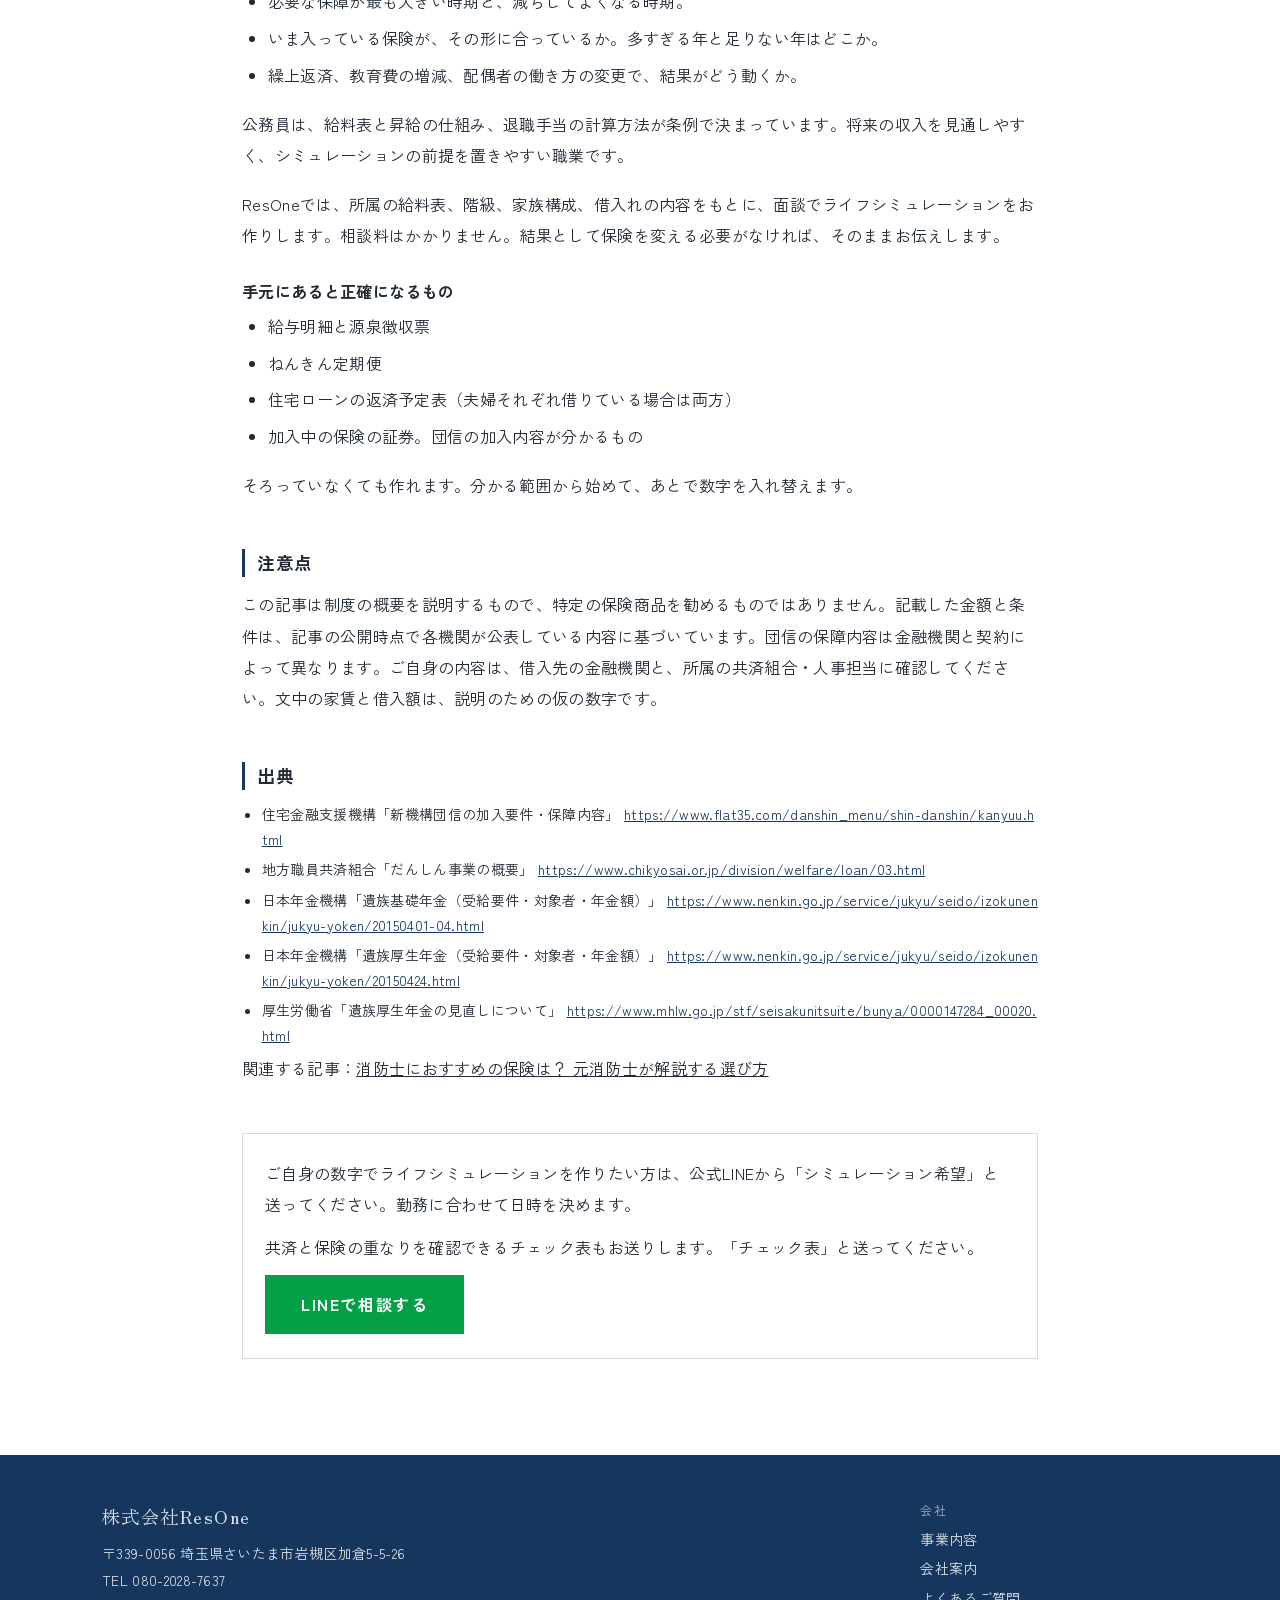
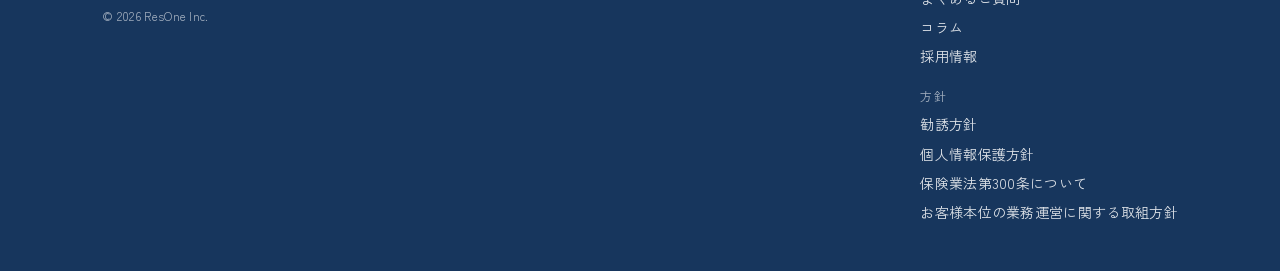
<file: column-jutaku-loan.html>
<!DOCTYPE html>
<html lang="ja">
<head>
<meta charset="utf-8">
<script async src="https://www.googletagmanager.com/gtag/js?id=GTM-N444VVWL"></script>
<script>
  window.dataLayer = window.dataLayer || [];
  function gtag(){dataLayer.push(arguments);}
  gtag('js', new Date());
</script>
<meta name="viewport" content="width=device-width, initial-scale=1, viewport-fit=cover">
<title>住宅ローンを組んだあと、死亡保険はどう変わるのか｜株式会社ResOne</title>
<meta name="description" content="団体信用生命保険で備えが済む部分と残る部分を整理し、必要な死亡保障が年ごとに変わる理由と、ライフシミュレーションで確かめる方法を解説します。">
<link rel="canonical" href="https://res-1.com/column-jutaku-loan.html">
<script type="application/ld+json">{"@context": "https://schema.org", "@type": "BreadcrumbList", "itemListElement": [{"@type": "ListItem", "position": 1, "name": "トップ", "item": "https://res-1.com/"}, {"@type": "ListItem", "position": 2, "name": "コラム", "item": "https://res-1.com/column.html"}, {"@type": "ListItem", "position": 3, "name": "住宅ローンを組んだあと、死亡保険はどう変わるのか", "item": "https://res-1.com/column-jutaku-loan.html"}]}</script>
<script type="application/ld+json">{"@context": "https://schema.org", "@type": "Article", "headline": "住宅ローンを組んだあと、死亡保険はどう変わるのか", "datePublished": "2026-11-16", "dateModified": "2026-11-16", "mainEntityOfPage": "https://res-1.com/column-jutaku-loan.html", "image": "https://res-1.com/img/og.jpg", "author": {"@type": "Organization", "name": "株式会社ResOne", "url": "https://res-1.com/"}, "publisher": {"@type": "Organization", "name": "株式会社ResOne", "url": "https://res-1.com/", "logo": {"@type": "ImageObject", "url": "https://res-1.com/img/favicon-512.png"}}}</script>
<link rel="icon" href="favicon.ico" sizes="48x48">
<link rel="icon" type="image/png" sizes="96x96" href="img/favicon-96.png">
<link rel="icon" type="image/png" sizes="192x192" href="img/favicon-192.png">
<link rel="apple-touch-icon" href="img/apple-touch-icon.png">
<meta property="og:type" content="website">
<meta property="og:site_name" content="株式会社ResOne">
<meta property="og:title" content="住宅ローンを組んだあと、死亡保険はどう変わるのか｜株式会社ResOne">
<meta property="og:description" content="団体信用生命保険で備えが済む部分と残る部分を整理し、必要な死亡保障が年ごとに変わる理由と、ライフシミュレーションで確かめる方法を解説します。">
<meta property="og:url" content="https://res-1.com/column-jutaku-loan.html">
<meta property="og:image" content="https://res-1.com/img/og.jpg">
<meta property="og:image:width" content="1200">
<meta property="og:image:height" content="630">
<meta property="og:locale" content="ja_JP">
<meta name="twitter:card" content="summary_large_image">
<link rel="preconnect" href="https://fonts.googleapis.com">
<link rel="preconnect" href="https://fonts.gstatic.com" crossorigin>
<link rel="stylesheet" href="https://fonts.googleapis.com/css2?family=Zen+Kaku+Gothic+New:wght@400;500;700&family=Zen+Old+Mincho:wght@500;700&display=swap">
<link rel="stylesheet" href="css/site.css?v=20261126">
<script>document.documentElement.className+=' js'</script>
</head>
<body>

<header class="hd">
  <div class="in">
    <a class="logo" href="index.html" aria-label="株式会社ResOne トップ">
      <img src="img/logo-s.webp" alt="ResOne" width="132" height="184">
      <span class="n">株式会社ResOne</span>
    </a>
    <button class="menu-btn" type="button" aria-expanded="false" aria-controls="gnav" aria-label="メニューを開く"><span></span><span></span><span></span></button>
    <nav class="gnav" id="gnav" aria-label="メニュー">
      <a href="service.html">事業内容</a>
      <a href="about.html">会社案内</a>
      <a href="faq.html">よくあるご質問</a>
      <a href="column.html">コラム</a>
      <a href="recruit.html">採用情報</a>
      <a href="index.html#contact">お問い合わせ</a>
      <a class="tel" href="tel:080-2028-7637">080-2028-7637</a>
      <a class="nav-line" href="https://lin.ee/uGL222C" target="_blank" rel="noopener">LINEで相談する</a>
    </nav>
  </div>
</header>
<main class="doc">
<div class="in narrow">
<p class="crumb"><a href="index.html">トップ</a>　／　<a href="column.html">コラム</a></p>
<h1>住宅ローンを<wbr>組んだ<wbr>あと、<wbr>死亡保険は<wbr>どう<wbr>変わるのか</h1>
<p class="meta">2026年11月16日　株式会社ResOne</p>
<div class="art">

<p class="lead">家を買ったとき、死亡保険は見直しましたか。</p>
<p>住宅ローンを組むと、万一のときに家族に必要なお金の中身が変わります。買う前の保険をそのまま続けていると、備えが重なる部分と、足りない部分の両方が出てきます。</p>

<div class="point">
<p>この記事の要点</p>
<ul>
<li>住宅ローンの名義人が亡くなると、団体信用生命保険（団信）でローンの残りは返済されます。住居費のために用意していた死亡保険は、見直しの対象になります。</li>
<li>団信で消えるのは、亡くなった人が借りた分だけです。夫婦で別々に借りた場合、もう一方の返済は続きます。</li>
<li>必要な死亡保障は、子どもの年齢、ローンの残り、遺族年金、退職手当で年ごとに変わります。1年ずつ並べて計算すると、足りない時期と余っている時期が分かります。</li>
</ul>
</div>

<nav class="toc" aria-label="目次">
<p>目次</p>
<ol>
<li><a href="#danshin">団信で済むこと</a></li>
<li><a href="#remain">団信では消えない支出</a></li>
<li><a href="#income">遺された家族に入るお金</a></li>
<li><a href="#yearly">必要な保障は年ごとに変わる</a></li>
<li><a href="#sim">ライフシミュレーションで分かること</a></li>
<li><a href="#notes">注意点</a></li>
<li><a href="#sources">出典</a></li>
</ol>
</nav>

<h2 id="danshin">団信で<wbr>済むこと</h2>
<p>団信は、住宅ローンを借りた人が返済の途中で亡くなったときなどに、保険金でローンの残りを返済する仕組みです。加入が借入れの条件になっている住宅ローンもあります。</p>
<p>たとえば住宅金融支援機構の団信では、加入者が亡くなったとき、または身体障害者手帳で1級・2級の身体障害に該当したときに保険金が支払われ、以後の返済が不要になります。</p>
<p>家を買う前に入った死亡保険には、遺された家族の家賃を見込んでいることがあります。家賃を月8万円、子どもが独立するまで20年と見込んでいたなら、その分だけで1,920万円です。購入後は、この部分を団信が担います。保険を買う前のままにしていると、住居費の備えが二重になります。</p>
<h3>団信で<wbr>備えられない<wbr>場面</h3>
<p>病気やケガで働けず収入が減っただけでは、団信の保険金は支払われず、返済は続きます。特定の病気を対象にした特約付きの団信もありますが、対象と条件は契約ごとに違います。働けない間の収入については、<a href="column-kyosai-chofuku.html">前回の記事</a>で整理しています。</p>

<h2 id="remain">団信では<wbr>消えない<wbr>支出</h2>
<h3>夫婦で<wbr>借りた<wbr>場合の、<wbr>もう<wbr>一方の<wbr>返済</h3>
<p>夫婦がそれぞれ契約して借りる形（ペアローン）では、団信もそれぞれが加入します。一方が亡くなって消えるのはその人の借入れだけで、もう一方の返済は続きます。</p>
<p>1つの契約を夫婦で負う形（連帯債務）では、誰が団信に入っているかで結果が変わります。住宅金融支援機構の場合、どちらか一方だけが加入する方法と、2人で加入する方法があります。</p>
<p>ローンの残りが同じ4,000万円でも、借り方によって、亡くなったあとに残る返済は次のように違います。</p>
<div class="tw">
<table>
<thead><tr><th>借り方と団信</th><th>本人が亡くなった場合</th><th>配偶者が亡くなった場合</th></tr></thead>
<tbody>
<tr><th style="white-space:normal">本人が1人で借り、団信に加入</th><td data-label="本人が亡くなった場合">残らない</td><td data-label="配偶者が亡くなった場合">4,000万円が残る</td></tr>
<tr><th style="white-space:normal">ペアローン（2,000万円ずつ、それぞれ団信に加入）</th><td data-label="本人が亡くなった場合">配偶者の2,000万円が残る</td><td data-label="配偶者が亡くなった場合">本人の2,000万円が残る</td></tr>
<tr><th style="white-space:normal">連帯債務で、本人だけが団信に加入</th><td data-label="本人が亡くなった場合">残らない</td><td data-label="配偶者が亡くなった場合">4,000万円が残る</td></tr>
<tr><th style="white-space:normal">連帯債務で、2人とも団信に加入</th><td data-label="本人が亡くなった場合">残らない</td><td data-label="配偶者が亡くなった場合">残らない</td></tr>
</tbody>
</table>
</div>
<p class="note">連帯債務の欄は住宅金融支援機構の団信による例です。金額は説明のための仮の数字です。</p>
<p>配偶者の収入を返済にあてている家庭では、配偶者が亡くなった場合の備えも必要になります。</p>
<h3>共済組合の<wbr>住宅貸付を<wbr>使っている<wbr>場合</h3>
<p>共済組合の住宅貸付にも、団信にあたる仕組みがあります。たとえば地方職員共済組合では、住宅貸付を受けた組合員が亡くなったとき、または高度障害になったときに、残りの債務に相当する保険金が返済にあてられます。ただし加入は任意です。加入していなければ、保険金による返済は行われません。借りたときに加入したかどうかを確認してください。内容は共済組合によって異なります。</p>
<h3>家を<wbr>持ち続ける<wbr>費用</h3>
<p>ローンがなくなっても、固定資産税、火災保険料、修繕費はかかり続けます。マンションなら管理費と修繕積立金もあります。</p>
<h3>生活費と<wbr>教育費</h3>
<p>食費、光熱費、通信費、車の維持費、子どもの教育費は、団信とは関係なく残ります。死亡保険で備える中心は、住居費ではなくこの部分になります。</p>

<h2 id="income">遺された<wbr>家族に<wbr>入る<wbr>お金</h2>
<p>支出の全額を保険で用意する必要はありません。先に、制度から入るお金を差し引きます。</p>
<div class="tw">
<table>
<thead><tr><th>種類</th><th>内容</th></tr></thead>
<tbody>
<tr><th>遺族基礎年金</th><td data-label="内容">子のある配偶者、または子が受け取る。令和8年度は年847,300円に子の加算額を足した額。子が18歳になった年度の3月31日まで</td></tr>
<tr><th>遺族厚生年金</th><td data-label="内容">亡くなった人の老齢厚生年金（報酬比例部分）の4分の3。在職中の死亡などで加入期間が300月に満たない場合は、300月とみなして計算する</td></tr>
<tr><th>退職手当</th><td data-label="内容">在職中に亡くなった場合も遺族に支給される。金額は自治体の条例で決まり、勤続年数と給料月額で変わる</td></tr>
<tr><th>公務災害の遺族補償</th><td data-label="内容">公務や通勤が原因で亡くなった場合に限る</td></tr>
<tr><th>配偶者の収入と貯蓄</th><td data-label="内容">働き方、育児休業、勤務時間の変更で変わる</td></tr>
</tbody>
</table>
</div>
<p>遺族厚生年金は、受け取る人の条件で変わります。現在の制度では、子のない夫が受け取れるのは、妻が亡くなったときに55歳以上だった場合に限られ、受給開始は原則60歳からです。子のない30歳未満の妻は5年間のみです。</p>
<p>この制度は2028年4月から見直される予定で、子のいない60歳未満の配偶者は原則5年間の給付になります。子を養育している間の給付と、すでに受給している方は影響を受けません。</p>

<h2 id="yearly">必要な<wbr>保障は<wbr>年ごとに<wbr>変わる</h2>
<p>必要な死亡保障は、次の引き算で求めます。</p>
<p><b>これから家族にかかる支出の合計　−　これから家族に入るお金の合計</b></p>
<p>この答えは、1年たつごとに変わります。変わる要素を並べると次のとおりです。</p>
<div class="tw">
<table>
<thead><tr><th>変わるもの</th><th>変わり方</th></tr></thead>
<tbody>
<tr><th>生活費・教育費の残り</th><td data-label="変わり方">子どもが成長するほど、独立までの年数が短くなり、合計は減る。進学の時期は一時的に支出が増える</td></tr>
<tr><th>遺族基礎年金</th><td data-label="変わり方">子が18歳になった年度の末で終わる。子が複数いれば、段階的に減る</td></tr>
<tr><th>退職手当</th><td data-label="変わり方">勤続年数と昇任で増える</td></tr>
<tr><th>ローンの残り</th><td data-label="変わり方">返済が進むほど減る。夫婦で別々に借りている場合、相手の残りがそのまま必要な保障に関わる</td></tr>
<tr><th>配偶者の収入</th><td data-label="変わり方">出産、育児休業、復職、退職で変わる</td></tr>
</tbody>
</table>
</div>
<p>このため、同じ年齢、同じ借入額の2人でも、必要な保障は同じになりません。たとえば遺族基礎年金は、末の子が0歳なら18年ほど続き、15歳なら3年ほどで終わります。子どもの人数と年齢、借り方、配偶者の働き方、所属する自治体の給料表が違えば、答えも違います。</p>
<p>また、「いま必要な額」を一度計算しても、5年後、10年後には当てはまらなくなります。一方で、加入中の保険の金額は、見直さない限り変わりません。2つを重ねると、次のような形になります。</p>
<figure style="margin:24px 0 20px">
<svg viewBox="0 0 360 222" role="img" aria-label="必要な保障と加入中の保険を年ごとに重ねた図" style="display:block;width:100%;max-width:560px;height:auto;font-family:inherit">
<rect x="80" y="102" width="60" height="24" fill="#17365d" opacity=".1"/>
<polygon points="190,102 290,166 345,166 345,102" fill="#17365d" opacity=".1"/>
<polygon points="140,102 140,70 190,102" fill="#e8541e" opacity=".28"/>
<line x1="20" y1="190" x2="345" y2="190" stroke="#1a1a1a" stroke-width="1"/>
<g stroke="#c9c9c4" stroke-width="1" stroke-dasharray="2 3"><line x1="80" y1="40" x2="80" y2="190"/><line x1="140" y1="40" x2="140" y2="190"/><line x1="290" y1="40" x2="290" y2="190"/></g>
<path d="M20,94 H80 V126 H140 V70 L290,166 H345" fill="none" stroke="#17365d" stroke-width="2.5" stroke-linejoin="round"/>
<path d="M20,102 H345" fill="none" stroke="#e8541e" stroke-width="2" stroke-dasharray="6 4"/>
<g font-size="10.5" fill="#1a1a1a">
<line x1="20" y1="14" x2="42" y2="14" stroke="#17365d" stroke-width="2.5"/><text x="47" y="18">必要な保障</text>
<line x1="130" y1="14" x2="152" y2="14" stroke="#e8541e" stroke-width="2" stroke-dasharray="6 4"/><text x="157" y="18">加入中の保険</text>
<text x="80" y="206" text-anchor="middle">住宅購入</text>
<text x="140" y="206" text-anchor="middle">第2子誕生</text>
<text x="290" y="206" text-anchor="middle">子の独立</text>
<text x="146" y="60" fill="#b8400f" font-weight="700">足りない</text>
<text x="338" y="124" text-anchor="end" fill="#17365d" font-weight="700">多い</text>
<text x="110" y="118" text-anchor="middle" fill="#17365d" font-weight="700">多い</text>
</g>
</svg>
<figcaption class="note" style="margin-top:8px">イメージ図です。実際の形は家庭ごとに違います。</figcaption>
</figure>
<p>保障が足りない時期と、払い続けている保障が必要な額を上回る時期の両方が出てきます。この2本の線を、ご自身の数字で1年ずつ描くのがライフシミュレーションです。</p>

<h2 id="sim">ライフシミュレーションで<wbr>分かる<wbr>こと</h2>
<p>ライフシミュレーションは、収入、支出、貯蓄の残りを、いまから退職後まで1年ずつ並べた表です。在職中に亡くなった場合の表もあわせて作ると、次のことが数字で分かります。</p>
<ul>
<li>万一のとき、家族の貯蓄が何年目に、いくら足りなくなるのか。あるいは足りているのか。</li>
<li>必要な保障が最も大きい時期と、減らしてよくなる時期。</li>
<li>いま入っている保険が、その形に合っているか。多すぎる年と足りない年はどこか。</li>
<li>繰上返済、教育費の増減、配偶者の働き方の変更で、結果がどう動くか。</li>
</ul>
<p>公務員は、給料表と昇給の仕組み、退職手当の計算方法が条例で決まっています。将来の収入を見通しやすく、シミュレーションの前提を置きやすい職業です。</p>
<p>ResOneでは、所属の給料表、階級、家族構成、借入れの内容をもとに、面談でライフシミュレーションをお作りします。相談料はかかりません。結果として保険を変える必要がなければ、そのままお伝えします。</p>
<h3>手元に<wbr>あると<wbr>正確に<wbr>なる<wbr>もの</h3>
<ul>
<li>給与明細と源泉徴収票</li>
<li>ねんきん定期便</li>
<li>住宅ローンの返済予定表（夫婦それぞれ借りている場合は両方）</li>
<li>加入中の保険の証券。団信の加入内容が分かるもの</li>
</ul>
<p>そろっていなくても作れます。分かる範囲から始めて、あとで数字を入れ替えます。</p>

<h2 id="notes">注意点</h2>
<p>この記事は制度の概要を説明するもので、特定の保険商品を勧めるものではありません。記載した金額と条件は、記事の公開時点で各機関が公表している内容に基づいています。団信の保障内容は金融機関と契約によって異なります。ご自身の内容は、借入先の金融機関と、所属の共済組合・人事担当に確認してください。文中の家賃と借入額は、説明のための仮の数字です。</p>

<h2 id="sources">出典</h2>
<ul class="src">
<li>住宅金融支援機構「新機構団信の加入要件・保障内容」 <a href="https://www.flat35.com/danshin_menu/shin-danshin/kanyuu.html" target="_blank" rel="noopener">https://www.flat35.com/danshin_menu/shin-danshin/kanyuu.html</a></li>
<li>地方職員共済組合「だんしん事業の概要」 <a href="https://www.chikyosai.or.jp/division/welfare/loan/03.html" target="_blank" rel="noopener">https://www.chikyosai.or.jp/division/welfare/loan/03.html</a></li>
<li>日本年金機構「遺族基礎年金（受給要件・対象者・年金額）」 <a href="https://www.nenkin.go.jp/service/jukyu/seido/izokunenkin/jukyu-yoken/20150401-04.html" target="_blank" rel="noopener">https://www.nenkin.go.jp/service/jukyu/seido/izokunenkin/jukyu-yoken/20150401-04.html</a></li>
<li>日本年金機構「遺族厚生年金（受給要件・対象者・年金額）」 <a href="https://www.nenkin.go.jp/service/jukyu/seido/izokunenkin/jukyu-yoken/20150424.html" target="_blank" rel="noopener">https://www.nenkin.go.jp/service/jukyu/seido/izokunenkin/jukyu-yoken/20150424.html</a></li>
<li>厚生労働省「遺族厚生年金の見直しについて」 <a href="https://www.mhlw.go.jp/stf/seisakunitsuite/bunya/0000147284_00020.html" target="_blank" rel="noopener">https://www.mhlw.go.jp/stf/seisakunitsuite/bunya/0000147284_00020.html</a></li>
</ul>

<p>関連する記事：<a href="column-shobo-hoken-erabikata.html">消防士におすすめの保険は？ 元消防士が解説する選び方</a></p>

<div class="next">
<p>ご自身の数字でライフシミュレーションを作りたい方は、公式LINEから「シミュレーション希望」と送ってください。勤務に合わせて日時を決めます。</p>
<p>共済と保険の重なりを確認できるチェック表もお送りします。「チェック表」と送ってください。</p>
<p style="margin:0"><a class="lbtn" href="https://lin.ee/uGL222C" target="_blank" rel="noopener">LINEで相談する</a></p>
</div>
</div>
</div>
</main>

<footer class="ft">
  <div class="in">
    <div>
      <p class="nm">株式会社ResOne</p>
      <p>〒339-0056 埼玉県さいたま市岩槻区加倉5-5-26<br>TEL 080-2028-7637</p>
      <p class="cp">© 2026 ResOne Inc.</p>
    </div>
    <div class="pol">
      <p class="pl">会社</p>
      <ul>
        <li><a href="service.html">事業内容</a></li>
        <li><a href="about.html">会社案内</a></li>
        <li><a href="faq.html">よくあるご質問</a></li>
        <li><a href="column.html">コラム</a></li>
        <li><a href="recruit.html">採用情報</a></li>
      </ul>
      <p class="pl" style="margin-top:14px">方針</p>
      <ul>
        <li><a href="kanyu-hoshin.html">勧誘方針</a></li>
        <li><a href="privacy.html">個人情報保護方針</a></li>
        <li><a href="hokengyoho300.html">保険業法第300条について</a></li>
        <li><a href="fd-policy.html">お客様本位の業務運営に関する取組方針</a></li>
      </ul>
    </div>
  </div>
</footer>
<div class="cta-bar" aria-label="お問い合わせ">
  <a href="https://lin.ee/uGL222C" class="c1" target="_blank" rel="noopener">LINEで相談する</a>
  <a href="tel:080-2028-7637" class="c2">電話する</a>
</div>
<script src="js/site.js?v=20261126" defer></script>
</body>
</html>
</file>
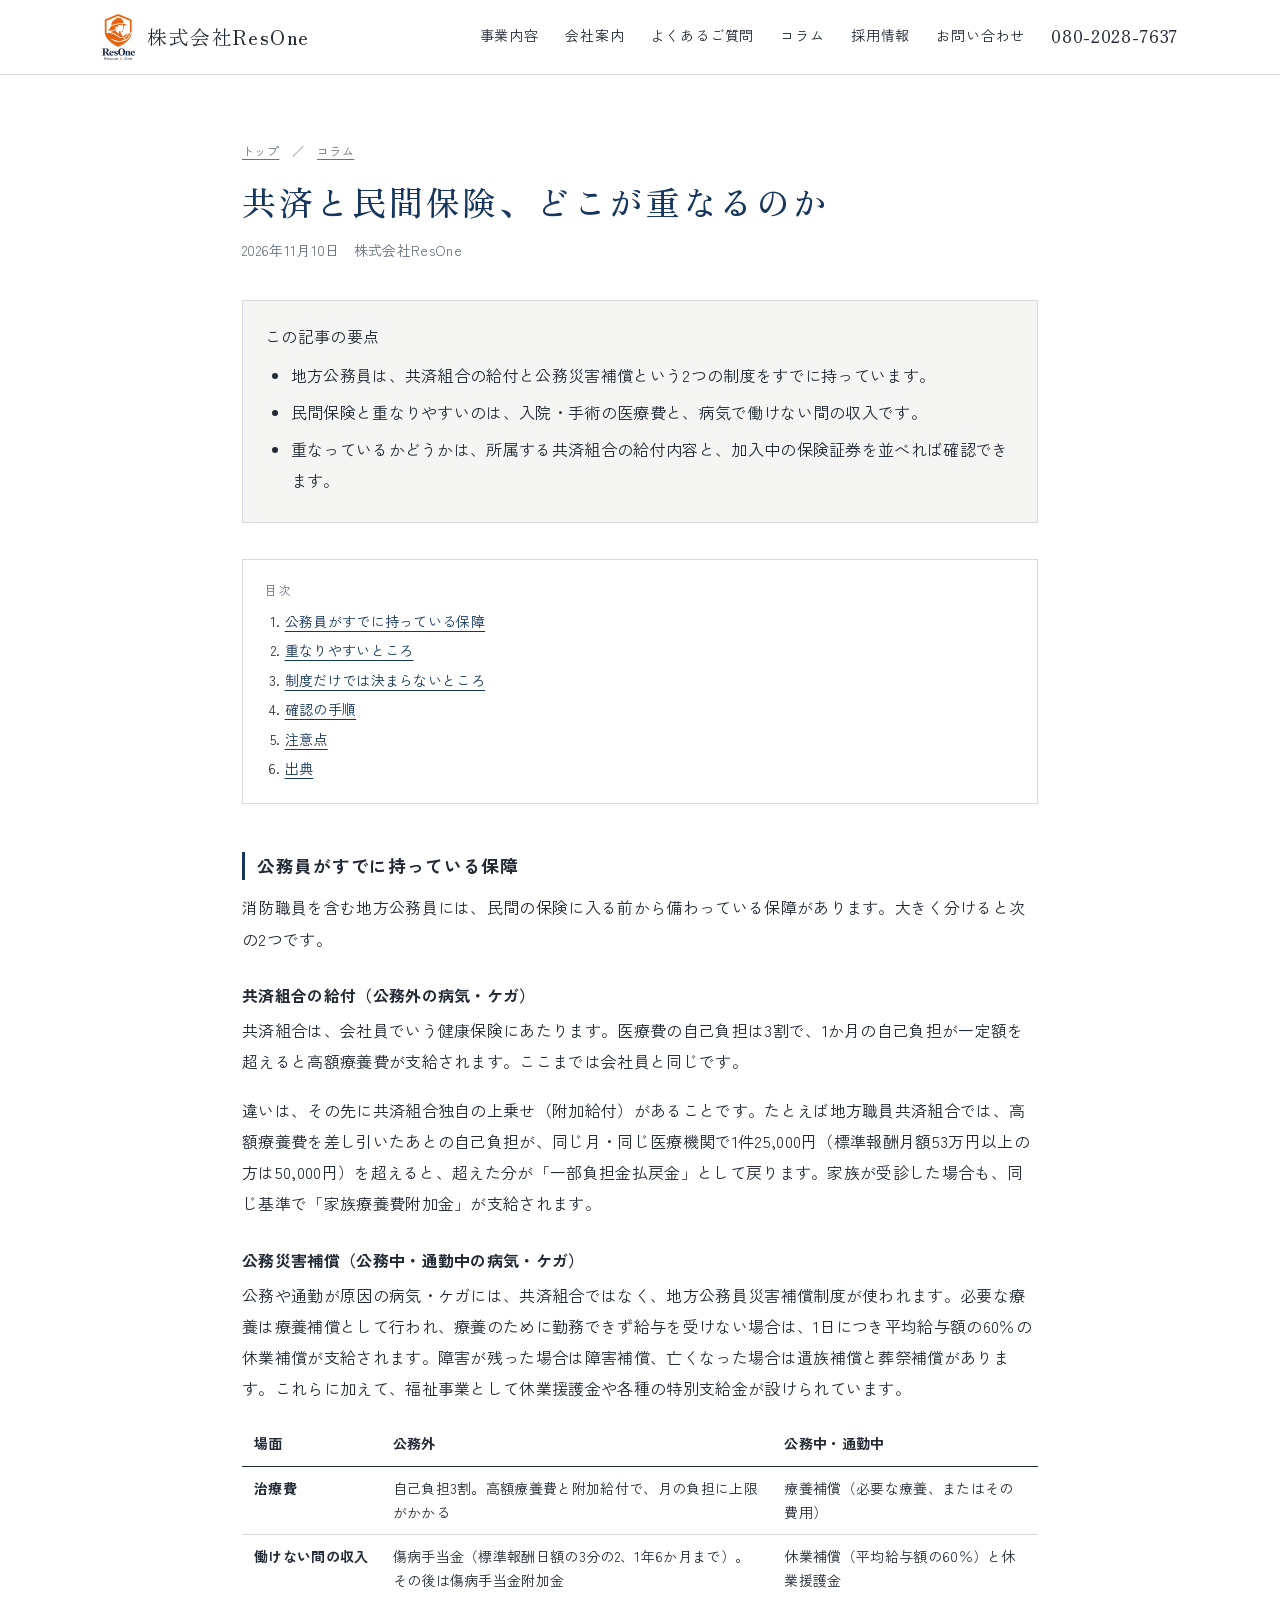
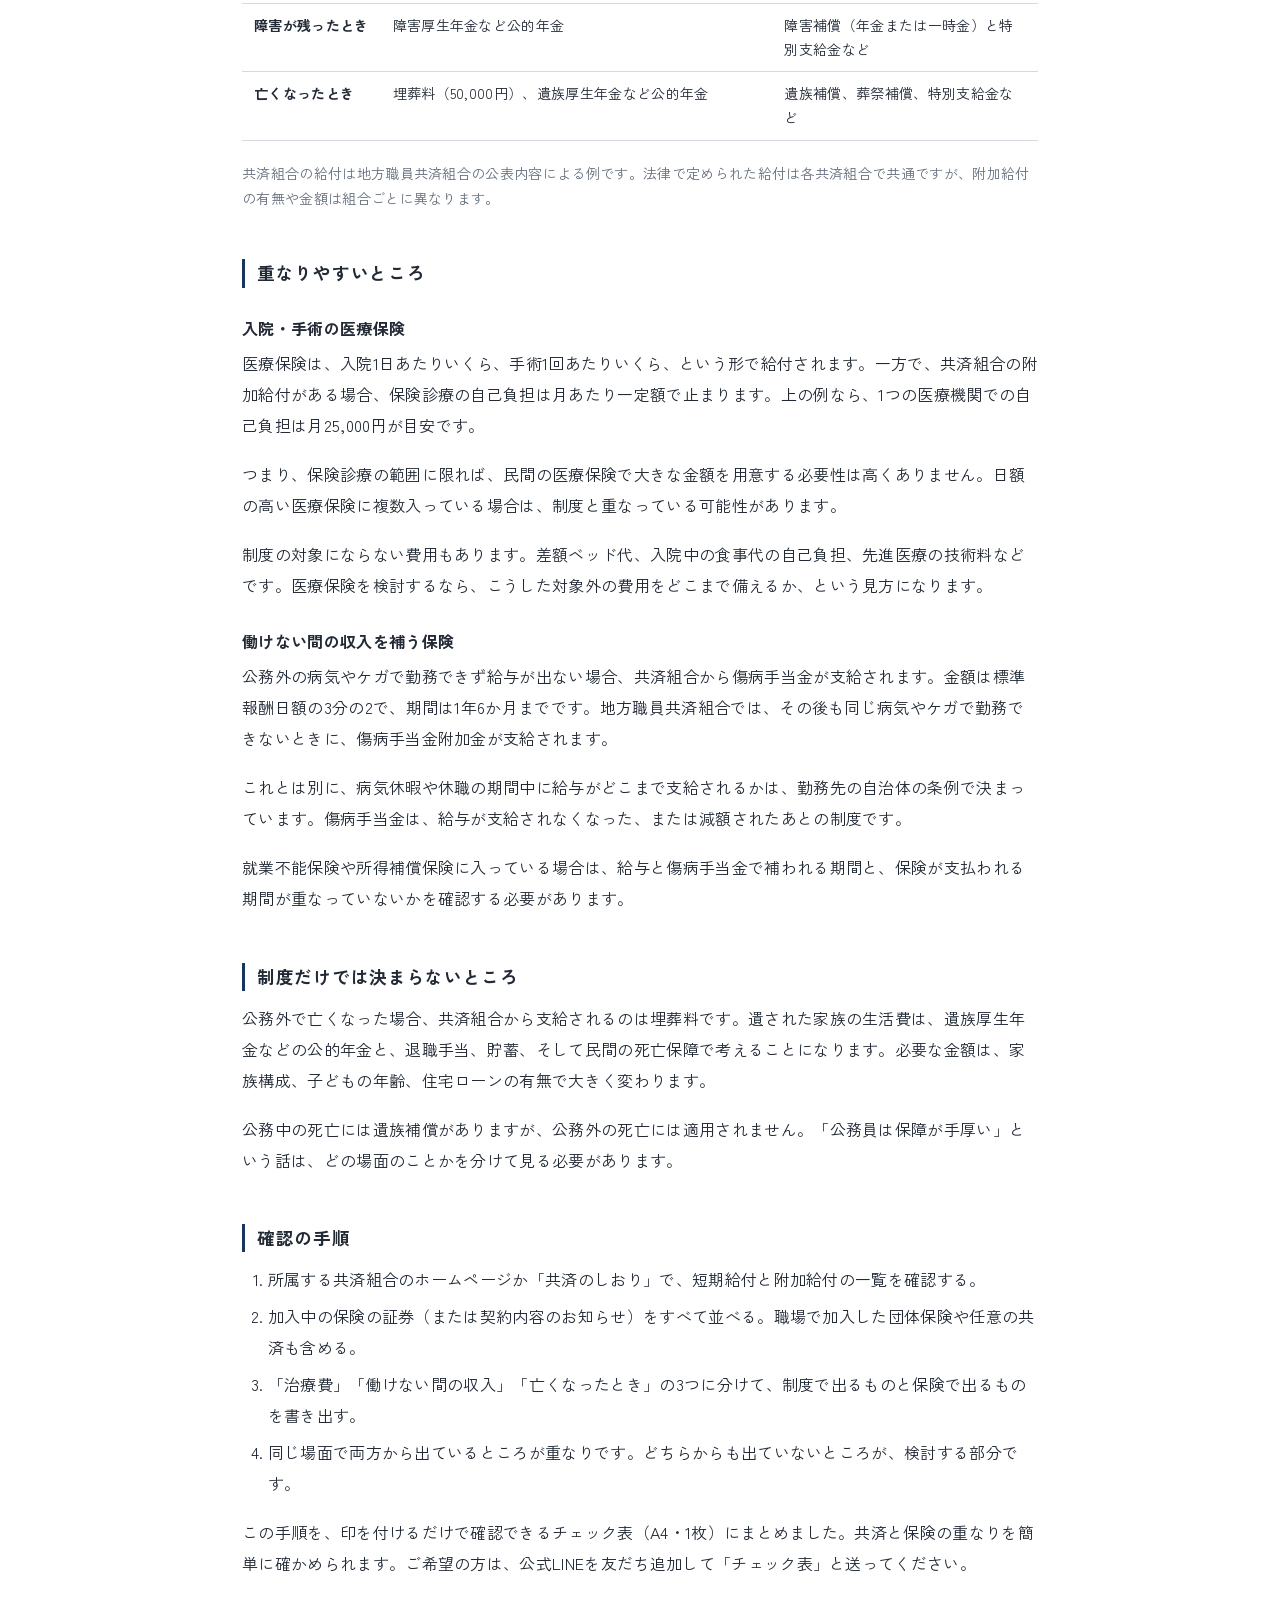
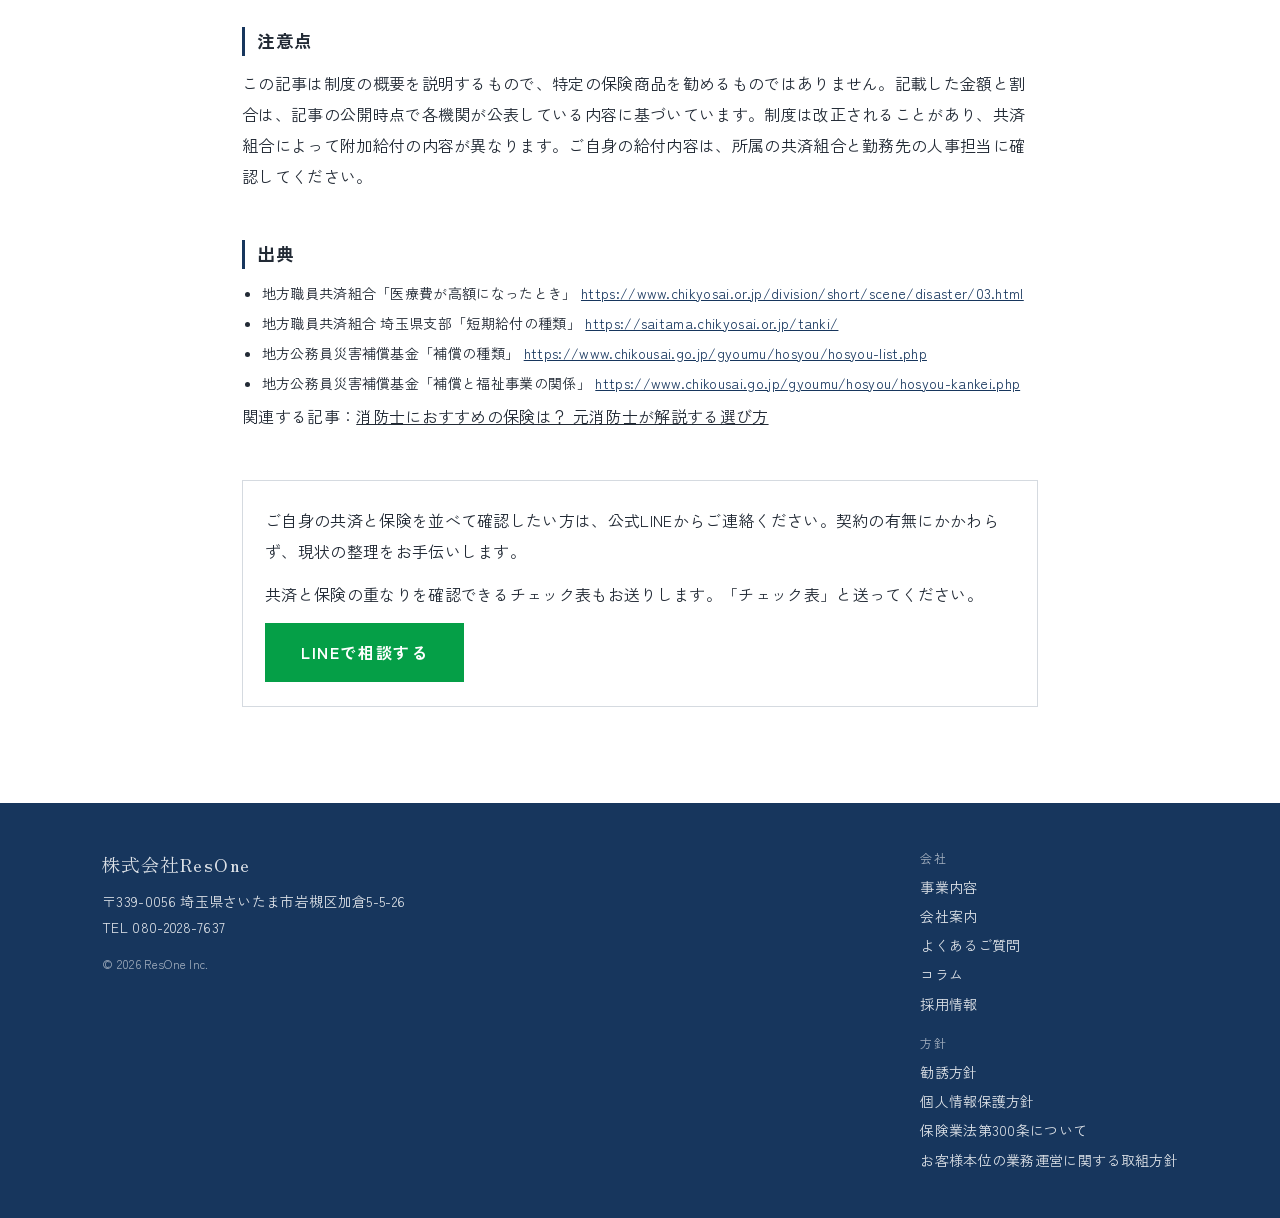
<file: column-kyosai-chofuku.html>
<!DOCTYPE html>
<html lang="ja">
<head>
<meta charset="utf-8">
<script async src="https://www.googletagmanager.com/gtag/js?id=GTM-N444VVWL"></script>
<script>
  window.dataLayer = window.dataLayer || [];
  function gtag(){dataLayer.push(arguments);}
  gtag('js', new Date());
</script>
<meta name="viewport" content="width=device-width, initial-scale=1, viewport-fit=cover">
<title>共済と民間保険、どこが重なるのか｜株式会社ResOne</title>
<meta name="description" content="地方公務員・消防職員が持つ共済組合の給付と公務災害補償を整理し、民間の医療保険・就業不能保険と重なりやすい部分を解説します。">
<link rel="canonical" href="https://res-1.com/column-kyosai-chofuku.html">
<script type="application/ld+json">{"@context": "https://schema.org", "@type": "BreadcrumbList", "itemListElement": [{"@type": "ListItem", "position": 1, "name": "トップ", "item": "https://res-1.com/"}, {"@type": "ListItem", "position": 2, "name": "コラム", "item": "https://res-1.com/column.html"}, {"@type": "ListItem", "position": 3, "name": "共済と民間保険、どこが重なるのか", "item": "https://res-1.com/column-kyosai-chofuku.html"}]}</script>
<script type="application/ld+json">{"@context": "https://schema.org", "@type": "Article", "headline": "共済と民間保険、どこが重なるのか", "datePublished": "2026-11-10", "dateModified": "2026-11-10", "mainEntityOfPage": "https://res-1.com/column-kyosai-chofuku.html", "image": "https://res-1.com/img/og.jpg", "author": {"@type": "Organization", "name": "株式会社ResOne", "url": "https://res-1.com/"}, "publisher": {"@type": "Organization", "name": "株式会社ResOne", "url": "https://res-1.com/", "logo": {"@type": "ImageObject", "url": "https://res-1.com/img/favicon-512.png"}}}</script>
<link rel="icon" href="favicon.ico" sizes="48x48">
<link rel="icon" type="image/png" sizes="96x96" href="img/favicon-96.png">
<link rel="icon" type="image/png" sizes="192x192" href="img/favicon-192.png">
<link rel="apple-touch-icon" href="img/apple-touch-icon.png">
<meta property="og:type" content="website">
<meta property="og:site_name" content="株式会社ResOne">
<meta property="og:title" content="共済と民間保険、どこが重なるのか｜株式会社ResOne">
<meta property="og:description" content="地方公務員・消防職員が持つ共済組合の給付と公務災害補償を整理し、民間の医療保険・就業不能保険と重なりやすい部分を解説します。">
<meta property="og:url" content="https://res-1.com/column-kyosai-chofuku.html">
<meta property="og:image" content="https://res-1.com/img/og.jpg">
<meta property="og:image:width" content="1200">
<meta property="og:image:height" content="630">
<meta property="og:locale" content="ja_JP">
<meta name="twitter:card" content="summary_large_image">
<link rel="preconnect" href="https://fonts.googleapis.com">
<link rel="preconnect" href="https://fonts.gstatic.com" crossorigin>
<link rel="stylesheet" href="https://fonts.googleapis.com/css2?family=Zen+Kaku+Gothic+New:wght@400;500;700&family=Zen+Old+Mincho:wght@500;700&display=swap">
<link rel="stylesheet" href="css/site.css?v=20261126">
<script>document.documentElement.className+=' js'</script>
</head>
<body>

<header class="hd">
  <div class="in">
    <a class="logo" href="index.html" aria-label="株式会社ResOne トップ">
      <img src="img/logo-s.webp" alt="ResOne" width="132" height="184">
      <span class="n">株式会社ResOne</span>
    </a>
    <button class="menu-btn" type="button" aria-expanded="false" aria-controls="gnav" aria-label="メニューを開く"><span></span><span></span><span></span></button>
    <nav class="gnav" id="gnav" aria-label="メニュー">
      <a href="service.html">事業内容</a>
      <a href="about.html">会社案内</a>
      <a href="faq.html">よくあるご質問</a>
      <a href="column.html">コラム</a>
      <a href="recruit.html">採用情報</a>
      <a href="index.html#contact">お問い合わせ</a>
      <a class="tel" href="tel:080-2028-7637">080-2028-7637</a>
      <a class="nav-line" href="https://lin.ee/uGL222C" target="_blank" rel="noopener">LINEで相談する</a>
    </nav>
  </div>
</header>
<main class="doc">
<div class="in narrow">
<p class="crumb"><a href="index.html">トップ</a>　／　<a href="column.html">コラム</a></p>
<h1>共済と<wbr>民間保険、<wbr>どこが<wbr>重なるのか</h1>
<p class="meta">2026年11月10日　株式会社ResOne</p>
<div class="art">

<div class="point">
<p>この記事の要点</p>
<ul>
<li>地方公務員は、共済組合の給付と公務災害補償という2つの制度をすでに持っています。</li>
<li>民間保険と重なりやすいのは、入院・手術の医療費と、病気で働けない間の収入です。</li>
<li>重なっているかどうかは、所属する共済組合の給付内容と、加入中の保険証券を並べれば確認できます。</li>
</ul>
</div>

<nav class="toc" aria-label="目次">
<p>目次</p>
<ol>
<li><a href="#have">公務員がすでに持っている保障</a></li>
<li><a href="#overlap">重なりやすいところ</a></li>
<li><a href="#beyond">制度だけでは決まらないところ</a></li>
<li><a href="#steps">確認の手順</a></li>
<li><a href="#notes">注意点</a></li>
<li><a href="#sources">出典</a></li>
</ol>
</nav>

<h2 id="have">公務員が<wbr>すでに<wbr>持っている<wbr>保障</h2>
<p>消防職員を含む地方公務員には、民間の保険に入る前から備わっている保障があります。大きく分けると次の2つです。</p>
<h3>共済組合の<wbr>給付<wbr>（公務外の<wbr>病気・ケガ）</h3>
<p>共済組合は、会社員でいう健康保険にあたります。医療費の自己負担は3割で、1か月の自己負担が一定額を超えると高額療養費が支給されます。ここまでは会社員と同じです。</p>
<p>違いは、その先に共済組合独自の上乗せ（附加給付）があることです。たとえば地方職員共済組合では、高額療養費を差し引いたあとの自己負担が、同じ月・同じ医療機関で1件25,000円（標準報酬月額53万円以上の方は50,000円）を超えると、超えた分が「一部負担金払戻金」として戻ります。家族が受診した場合も、同じ基準で「家族療養費附加金」が支給されます。</p>
<h3>公務災害補償<wbr>（公務中・通勤中の<wbr>病気・ケガ）</h3>
<p>公務や通勤が原因の病気・ケガには、共済組合ではなく、地方公務員災害補償制度が使われます。必要な療養は療養補償として行われ、療養のために勤務できず給与を受けない場合は、1日につき平均給与額の60％の休業補償が支給されます。障害が残った場合は障害補償、亡くなった場合は遺族補償と葬祭補償があります。これらに加えて、福祉事業として休業援護金や各種の特別支給金が設けられています。</p>

<div class="tw">
<table>
<thead><tr><th>場面</th><th>公務外</th><th>公務中・通勤中</th></tr></thead>
<tbody>
<tr><th>治療費</th><td data-label="公務外">自己負担3割。高額療養費と附加給付で、月の負担に上限がかかる</td><td data-label="公務中・通勤中">療養補償（必要な療養、またはその費用）</td></tr>
<tr><th>働けない間の収入</th><td data-label="公務外">傷病手当金（標準報酬日額の3分の2、1年6か月まで）。その後は傷病手当金附加金</td><td data-label="公務中・通勤中">休業補償（平均給与額の60％）と休業援護金</td></tr>
<tr><th>障害が残ったとき</th><td data-label="公務外">障害厚生年金など公的年金</td><td data-label="公務中・通勤中">障害補償（年金または一時金）と特別支給金など</td></tr>
<tr><th>亡くなったとき</th><td data-label="公務外">埋葬料（50,000円）、遺族厚生年金など公的年金</td><td data-label="公務中・通勤中">遺族補償、葬祭補償、特別支給金など</td></tr>
</tbody>
</table>
</div>
<p class="note">共済組合の給付は地方職員共済組合の公表内容による例です。法律で定められた給付は各共済組合で共通ですが、附加給付の有無や金額は組合ごとに異なります。</p>

<h2 id="overlap">重なりやすい<wbr>ところ</h2>
<h3>入院・手術の<wbr>医療保険</h3>
<p>医療保険は、入院1日あたりいくら、手術1回あたりいくら、という形で給付されます。一方で、共済組合の附加給付がある場合、保険診療の自己負担は月あたり一定額で止まります。上の例なら、1つの医療機関での自己負担は月25,000円が目安です。</p>
<p>つまり、保険診療の範囲に限れば、民間の医療保険で大きな金額を用意する必要性は高くありません。日額の高い医療保険に複数入っている場合は、制度と重なっている可能性があります。</p>
<p>制度の対象にならない費用もあります。差額ベッド代、入院中の食事代の自己負担、先進医療の技術料などです。医療保険を検討するなら、こうした対象外の費用をどこまで備えるか、という見方になります。</p>
<h3>働けない<wbr>間の<wbr>収入を<wbr>補う<wbr>保険</h3>
<p>公務外の病気やケガで勤務できず給与が出ない場合、共済組合から傷病手当金が支給されます。金額は標準報酬日額の3分の2で、期間は1年6か月までです。地方職員共済組合では、その後も同じ病気やケガで勤務できないときに、傷病手当金附加金が支給されます。</p>
<p>これとは別に、病気休暇や休職の期間中に給与がどこまで支給されるかは、勤務先の自治体の条例で決まっています。傷病手当金は、給与が支給されなくなった、または減額されたあとの制度です。</p>
<p>就業不能保険や所得補償保険に入っている場合は、給与と傷病手当金で補われる期間と、保険が支払われる期間が重なっていないかを確認する必要があります。</p>

<h2 id="beyond">制度だけでは<wbr>決まらない<wbr>ところ</h2>
<p>公務外で亡くなった場合、共済組合から支給されるのは埋葬料です。遺された家族の生活費は、遺族厚生年金などの公的年金と、退職手当、貯蓄、そして民間の死亡保障で考えることになります。必要な金額は、家族構成、子どもの年齢、住宅ローンの有無で大きく変わります。</p>
<p>公務中の死亡には遺族補償がありますが、公務外の死亡には適用されません。「公務員は保障が手厚い」という話は、どの場面のことかを分けて見る必要があります。</p>

<h2 id="steps">確認の<wbr>手順</h2>
<ol>
<li>所属する共済組合のホームページか「共済のしおり」で、短期給付と附加給付の一覧を確認する。</li>
<li>加入中の保険の証券（または契約内容のお知らせ）をすべて並べる。職場で加入した団体保険や任意の共済も含める。</li>
<li>「治療費」「働けない間の収入」「亡くなったとき」の3つに分けて、制度で出るものと保険で出るものを書き出す。</li>
<li>同じ場面で両方から出ているところが重なりです。どちらからも出ていないところが、検討する部分です。</li>
</ol>
<p>この手順を、印を付けるだけで確認できるチェック表（A4・1枚）にまとめました。共済と保険の重なりを簡単に確かめられます。ご希望の方は、公式LINEを友だち追加して「チェック表」と送ってください。</p>

<h2 id="notes">注意点</h2>
<p>この記事は制度の概要を説明するもので、特定の保険商品を勧めるものではありません。記載した金額と割合は、記事の公開時点で各機関が公表している内容に基づいています。制度は改正されることがあり、共済組合によって附加給付の内容が異なります。ご自身の給付内容は、所属の共済組合と勤務先の人事担当に確認してください。</p>

<h2 id="sources">出典</h2>
<ul class="src">
<li>地方職員共済組合「医療費が高額になったとき」 <a href="https://www.chikyosai.or.jp/division/short/scene/disaster/03.html" target="_blank" rel="noopener">https://www.chikyosai.or.jp/division/short/scene/disaster/03.html</a></li>
<li>地方職員共済組合 埼玉県支部「短期給付の種類」 <a href="https://saitama.chikyosai.or.jp/tanki/" target="_blank" rel="noopener">https://saitama.chikyosai.or.jp/tanki/</a></li>
<li>地方公務員災害補償基金「補償の種類」 <a href="https://www.chikousai.go.jp/gyoumu/hosyou/hosyou-list.php" target="_blank" rel="noopener">https://www.chikousai.go.jp/gyoumu/hosyou/hosyou-list.php</a></li>
<li>地方公務員災害補償基金「補償と福祉事業の関係」 <a href="https://www.chikousai.go.jp/gyoumu/hosyou/hosyou-kankei.php" target="_blank" rel="noopener">https://www.chikousai.go.jp/gyoumu/hosyou/hosyou-kankei.php</a></li>
</ul>

<p>関連する記事：<a href="column-shobo-hoken-erabikata.html">消防士におすすめの保険は？ 元消防士が解説する選び方</a></p>

<div class="next">
<p>ご自身の共済と保険を並べて確認したい方は、公式LINEからご連絡ください。契約の有無にかかわらず、現状の整理をお手伝いします。</p>
<p>共済と保険の重なりを確認できるチェック表もお送りします。「チェック表」と送ってください。</p>
<p style="margin:0"><a class="lbtn" href="https://lin.ee/uGL222C" target="_blank" rel="noopener">LINEで相談する</a></p>
</div>
</div>
</div>
</main>

<footer class="ft">
  <div class="in">
    <div>
      <p class="nm">株式会社ResOne</p>
      <p>〒339-0056 埼玉県さいたま市岩槻区加倉5-5-26<br>TEL 080-2028-7637</p>
      <p class="cp">© 2026 ResOne Inc.</p>
    </div>
    <div class="pol">
      <p class="pl">会社</p>
      <ul>
        <li><a href="service.html">事業内容</a></li>
        <li><a href="about.html">会社案内</a></li>
        <li><a href="faq.html">よくあるご質問</a></li>
        <li><a href="column.html">コラム</a></li>
        <li><a href="recruit.html">採用情報</a></li>
      </ul>
      <p class="pl" style="margin-top:14px">方針</p>
      <ul>
        <li><a href="kanyu-hoshin.html">勧誘方針</a></li>
        <li><a href="privacy.html">個人情報保護方針</a></li>
        <li><a href="hokengyoho300.html">保険業法第300条について</a></li>
        <li><a href="fd-policy.html">お客様本位の業務運営に関する取組方針</a></li>
      </ul>
    </div>
  </div>
</footer>
<div class="cta-bar" aria-label="お問い合わせ">
  <a href="https://lin.ee/uGL222C" class="c1" target="_blank" rel="noopener">LINEで相談する</a>
  <a href="tel:080-2028-7637" class="c2">電話する</a>
</div>
<script src="js/site.js?v=20261126" defer></script>
</body>
</html>
</file>
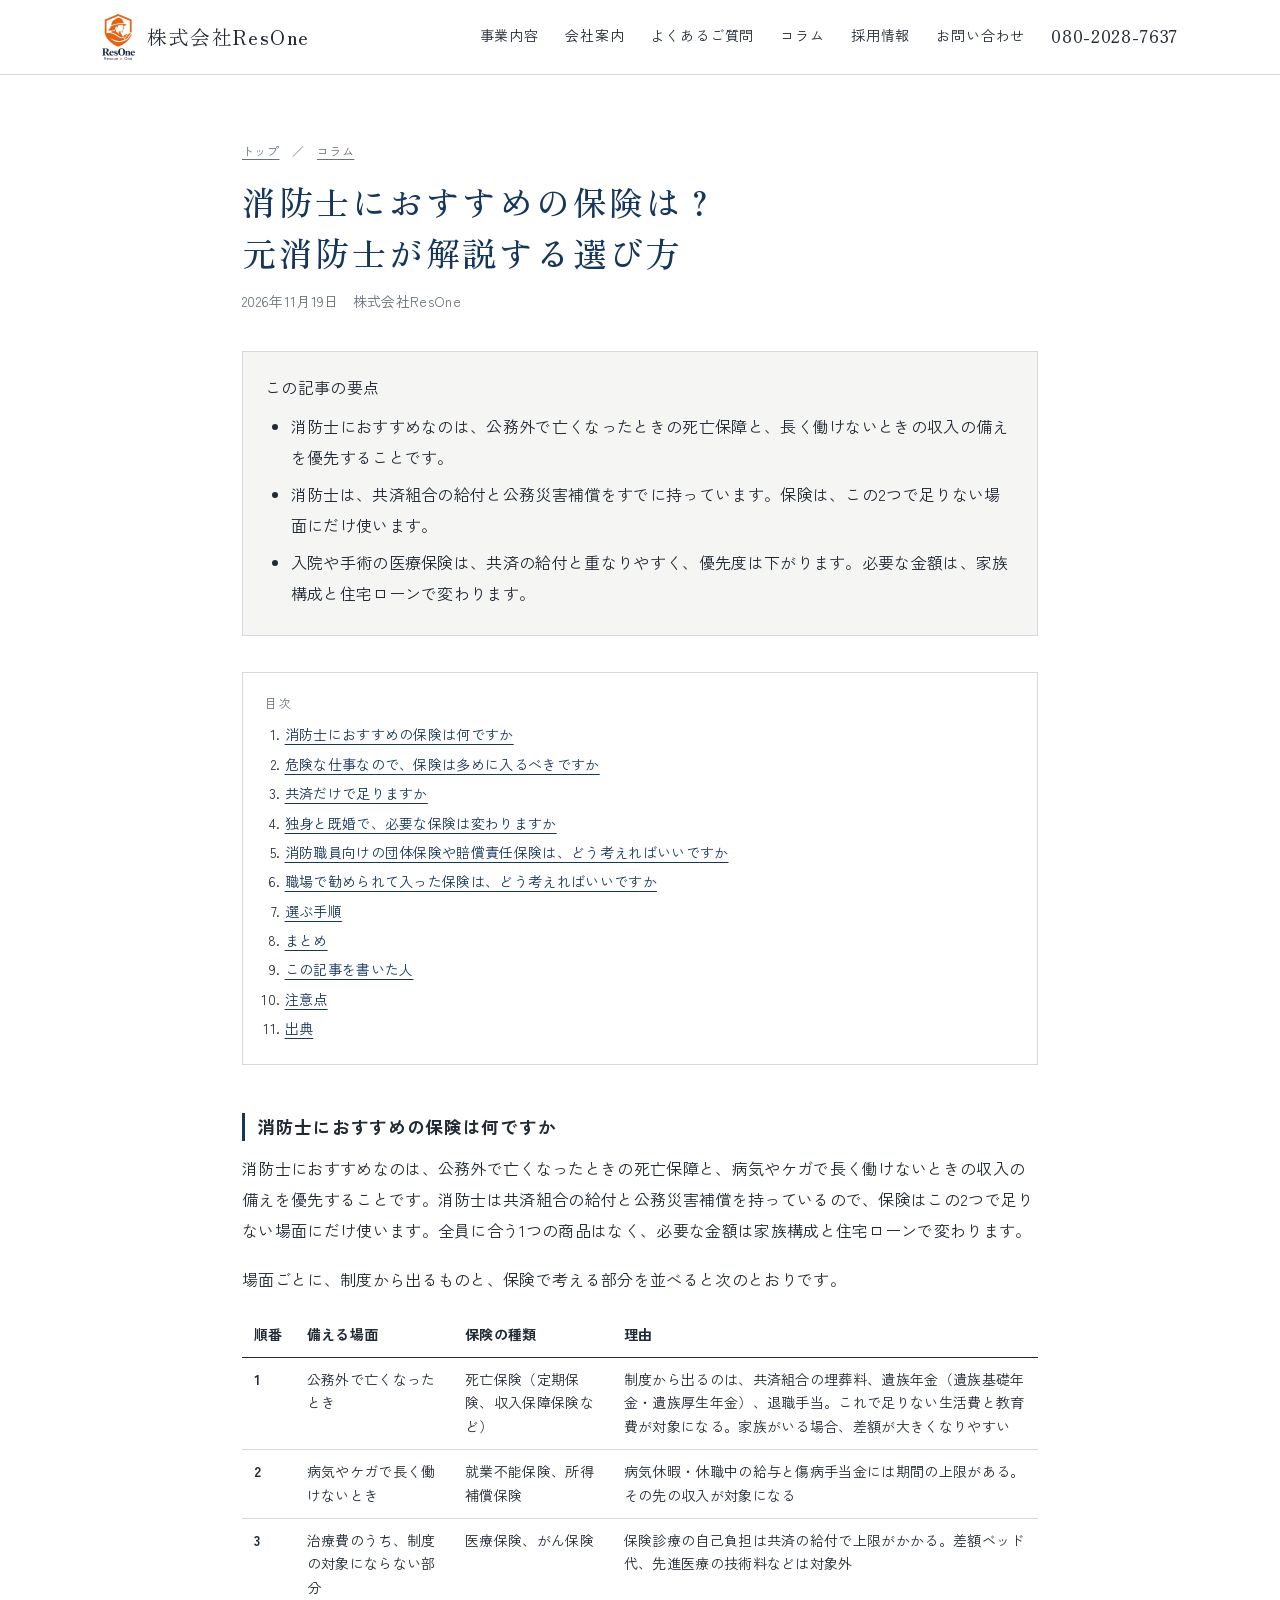
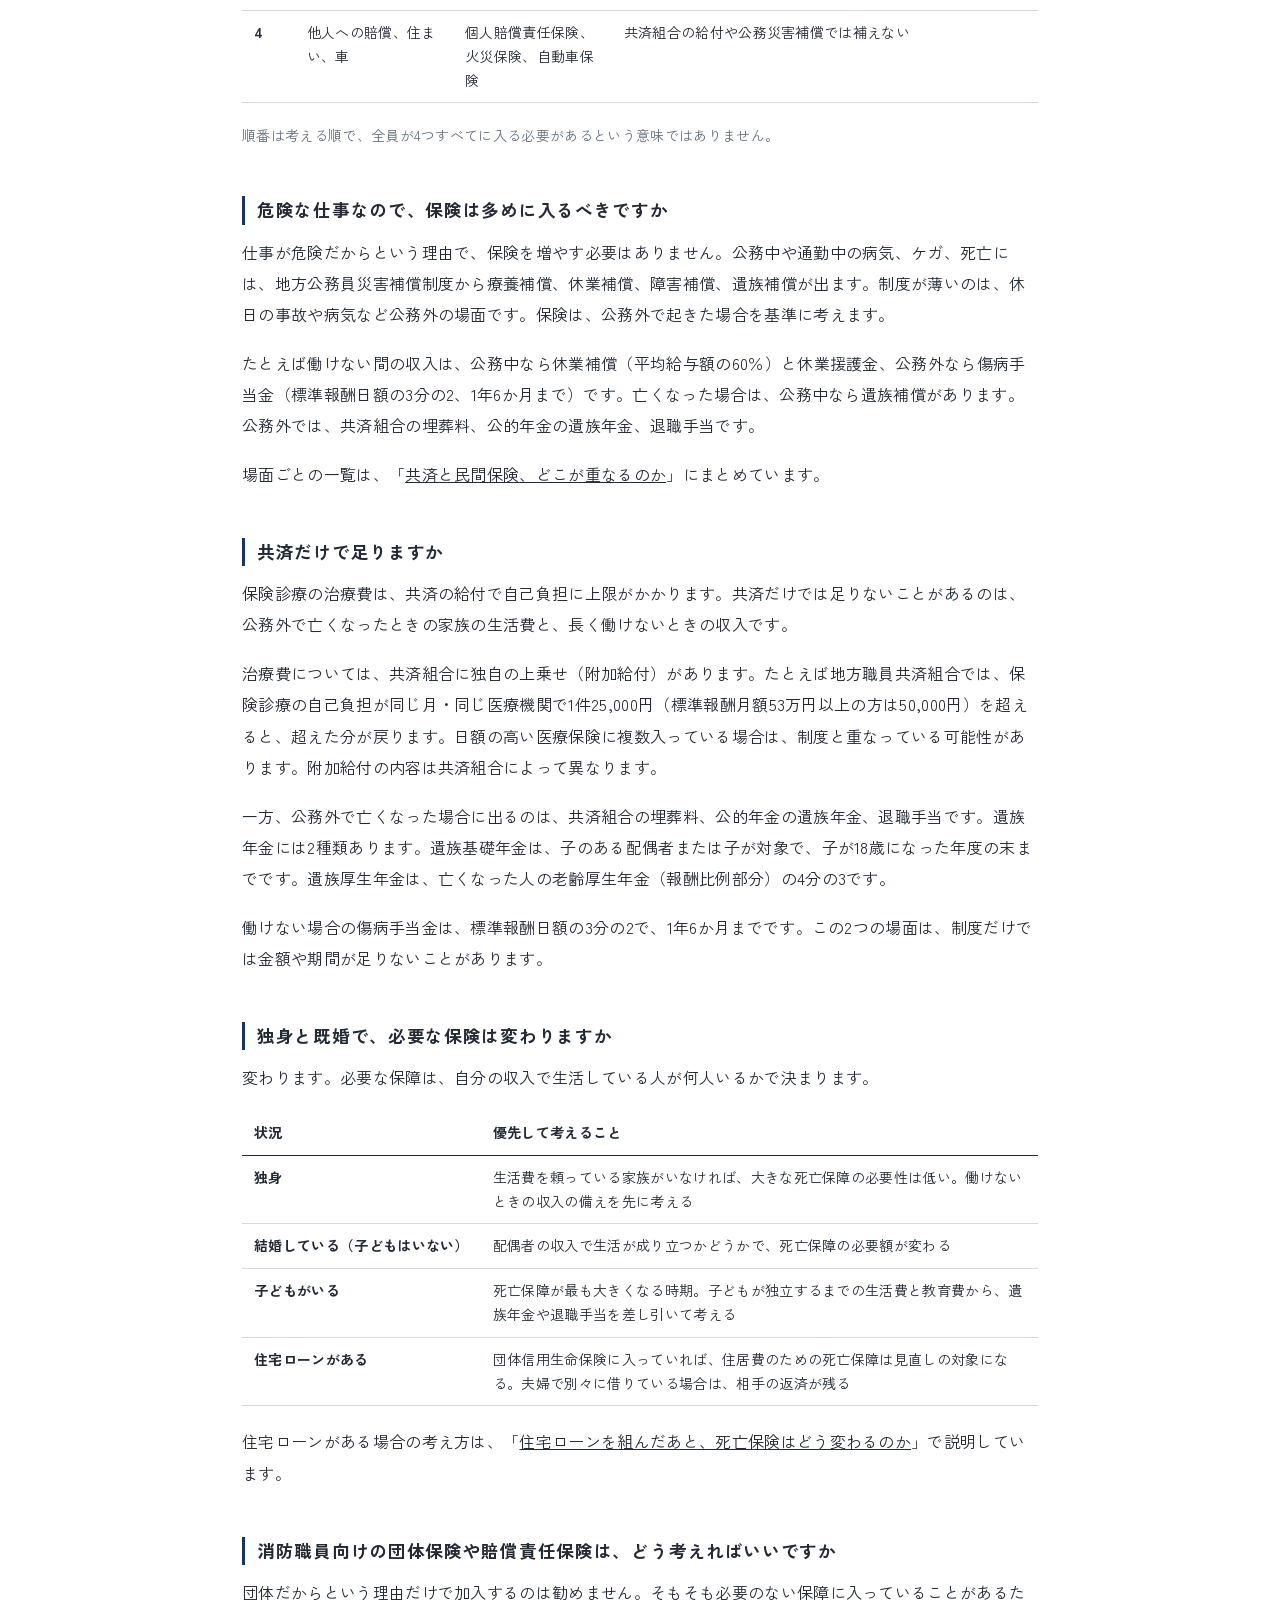
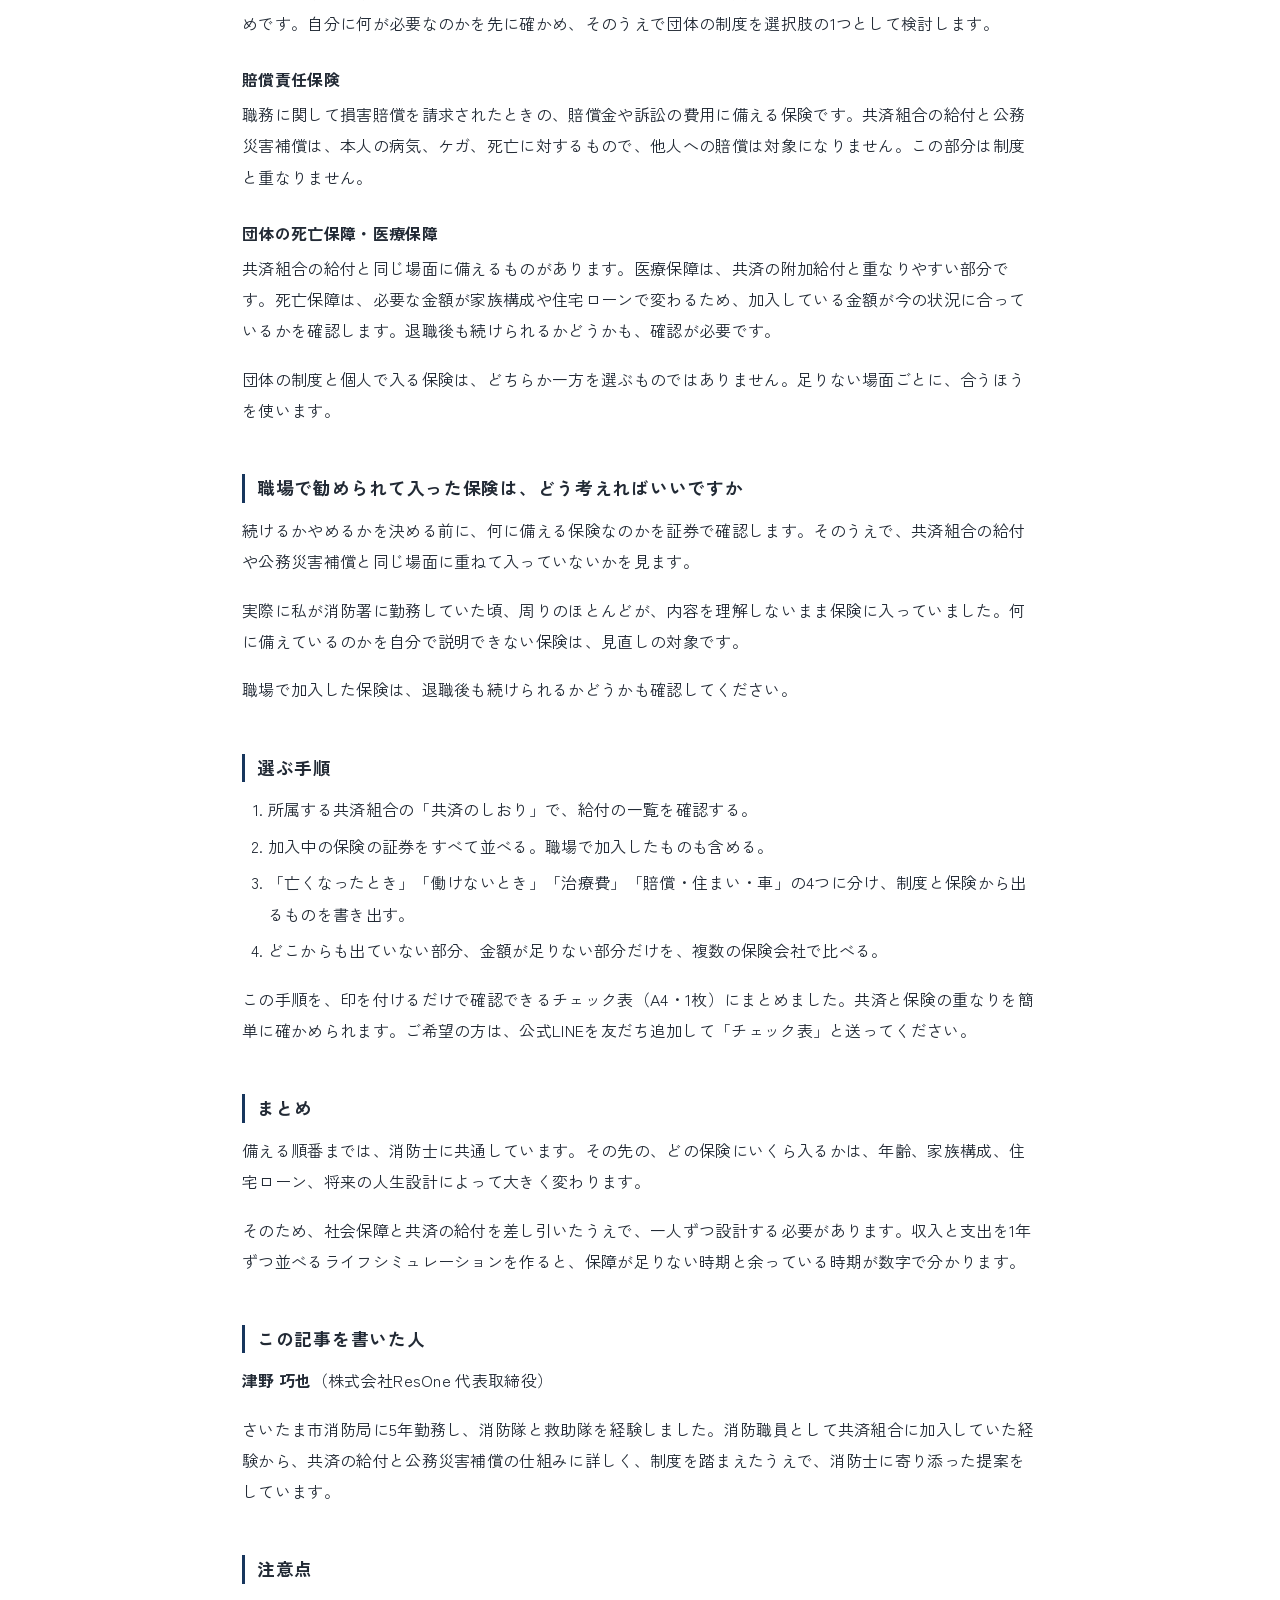
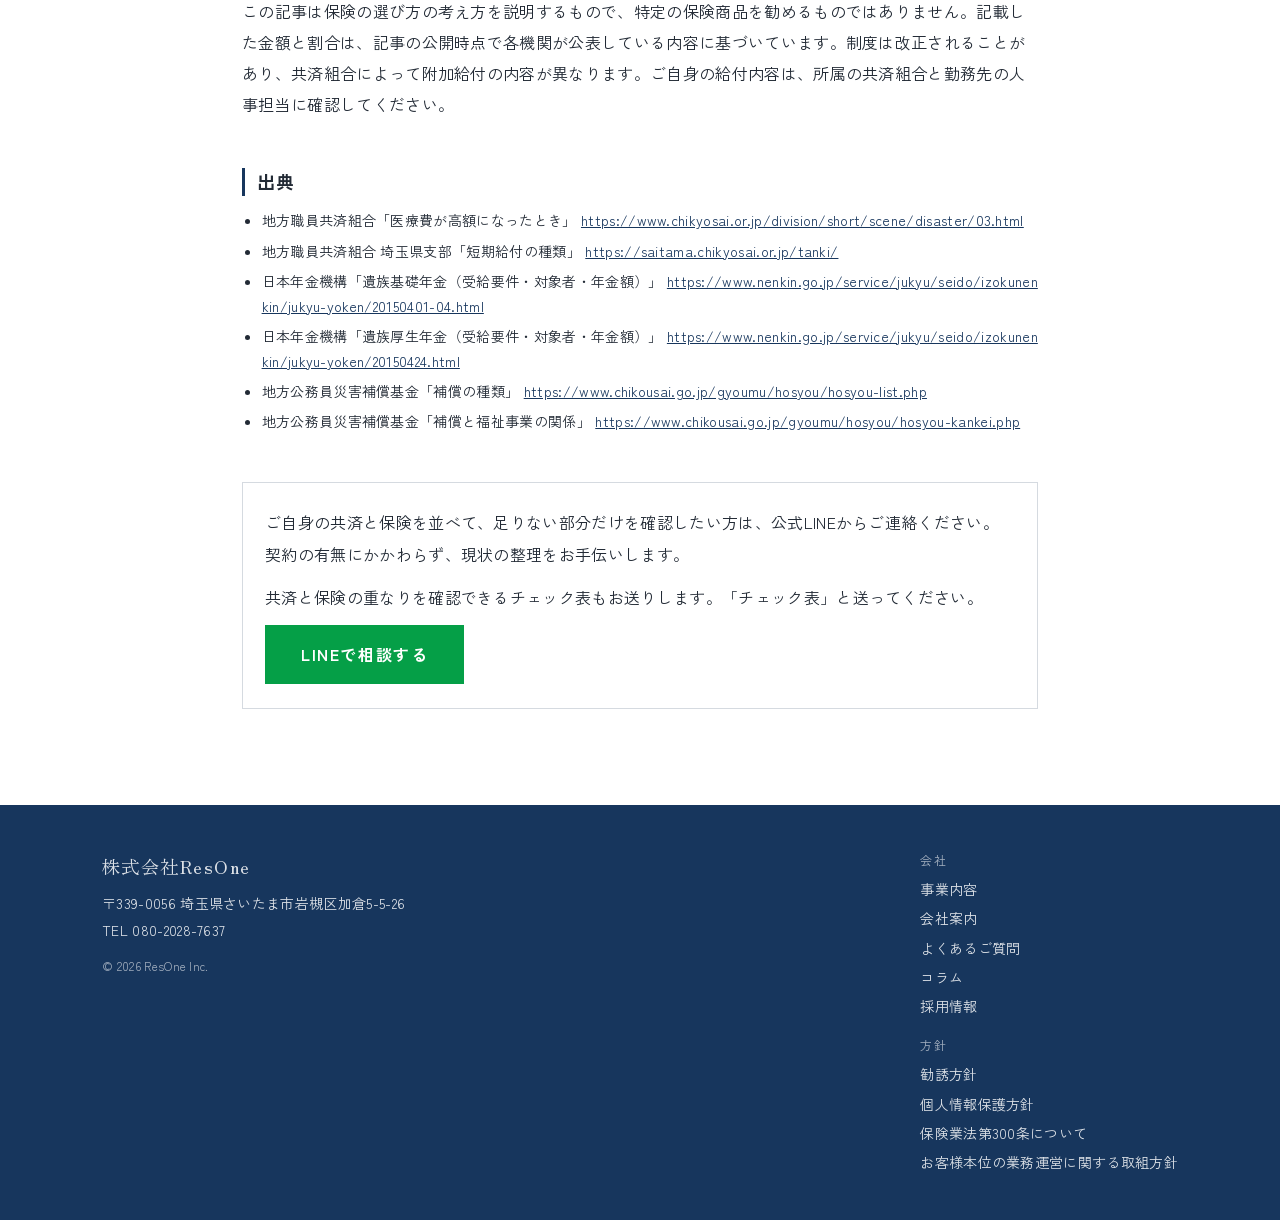
<file: column-shobo-hoken-erabikata.html>
<!DOCTYPE html>
<html lang="ja">
<head>
<meta charset="utf-8">
<script async src="https://www.googletagmanager.com/gtag/js?id=GTM-N444VVWL"></script>
<script>
  window.dataLayer = window.dataLayer || [];
  function gtag(){dataLayer.push(arguments);}
  gtag('js', new Date());
</script>
<meta name="viewport" content="width=device-width, initial-scale=1, viewport-fit=cover">
<title>消防士におすすめの保険は？ 元消防士が解説する選び方｜株式会社ResOne</title>
<meta name="description" content="消防士におすすめの保険を、共済組合の給付と公務災害補償を踏まえて、元消防士が代表の保険代理店が解説します。優先して備える場面と、家族構成ごとの考え方をまとめました。">
<link rel="canonical" href="https://res-1.com/column-shobo-hoken-erabikata.html">
<script type="application/ld+json">{"@context": "https://schema.org", "@type": "Article", "headline": "消防士におすすめの保険は？ 元消防士が解説する選び方", "datePublished": "2026-11-19", "dateModified": "2026-11-19", "mainEntityOfPage": "https://res-1.com/column-shobo-hoken-erabikata.html", "image": "https://res-1.com/img/og.jpg", "author": {"@type": "Person", "name": "津野 巧也", "jobTitle": "代表取締役", "worksFor": {"@type": "Organization", "name": "株式会社ResOne", "url": "https://res-1.com/"}}, "publisher": {"@type": "Organization", "name": "株式会社ResOne", "url": "https://res-1.com/", "logo": {"@type": "ImageObject", "url": "https://res-1.com/img/favicon-512.png"}}}</script>
<script type="application/ld+json">{"@context": "https://schema.org", "@type": "FAQPage", "mainEntity": [{"@type": "Question", "name": "消防士におすすめの保険は何ですか", "acceptedAnswer": {"@type": "Answer", "text": "消防士におすすめなのは、公務外で亡くなったときの死亡保障と、病気やケガで長く働けないときの収入の備えを優先することです。消防士は共済組合の給付と公務災害補償を持っているので、保険はこの2つで足りない場面にだけ使います。全員に合う1つの商品はなく、必要な金額は家族構成と住宅ローンで変わります。"}}, {"@type": "Question", "name": "危険な仕事なので、保険は多めに入るべきですか", "acceptedAnswer": {"@type": "Answer", "text": "仕事が危険だからという理由で、保険を増やす必要はありません。公務中や通勤中の病気、ケガ、死亡には、地方公務員災害補償制度から療養補償、休業補償、障害補償、遺族補償が出ます。制度が薄いのは、休日の事故や病気など公務外の場面です。保険は、公務外で起きた場合を基準に考えます。"}}, {"@type": "Question", "name": "共済だけで足りますか", "acceptedAnswer": {"@type": "Answer", "text": "保険診療の治療費は、共済の給付で自己負担に上限がかかります。共済だけでは足りないことがあるのは、公務外で亡くなったときの家族の生活費と、長く働けないときの収入です。"}}, {"@type": "Question", "name": "独身と既婚で、必要な保険は変わりますか", "acceptedAnswer": {"@type": "Answer", "text": "変わります。必要な保障は、自分の収入で生活している人が何人いるかで決まります。"}}, {"@type": "Question", "name": "消防職員向けの団体保険や賠償責任保険は、どう考えればいいですか", "acceptedAnswer": {"@type": "Answer", "text": "団体だからという理由だけで加入するのは勧めません。そもそも必要のない保障に入っていることがあるためです。自分に何が必要なのかを先に確かめ、そのうえで団体の制度を選択肢の1つとして検討します。"}}, {"@type": "Question", "name": "職場で勧められて入った保険は、どう考えればいいですか", "acceptedAnswer": {"@type": "Answer", "text": "続けるかやめるかを決める前に、何に備える保険なのかを証券で確認します。そのうえで、共済組合の給付や公務災害補償と同じ場面に重ねて入っていないかを見ます。"}}]}</script>
<script type="application/ld+json">{"@context": "https://schema.org", "@type": "BreadcrumbList", "itemListElement": [{"@type": "ListItem", "position": 1, "name": "トップ", "item": "https://res-1.com/"}, {"@type": "ListItem", "position": 2, "name": "コラム", "item": "https://res-1.com/column.html"}, {"@type": "ListItem", "position": 3, "name": "消防士におすすめの保険は？元消防士が解説する選び方", "item": "https://res-1.com/column-shobo-hoken-erabikata.html"}]}</script>
<link rel="icon" href="favicon.ico" sizes="48x48">
<link rel="icon" type="image/png" sizes="96x96" href="img/favicon-96.png">
<link rel="icon" type="image/png" sizes="192x192" href="img/favicon-192.png">
<link rel="apple-touch-icon" href="img/apple-touch-icon.png">
<meta property="og:type" content="website">
<meta property="og:site_name" content="株式会社ResOne">
<meta property="og:title" content="消防士におすすめの保険は？ 元消防士が解説する選び方｜株式会社ResOne">
<meta property="og:description" content="消防士におすすめの保険を、共済組合の給付と公務災害補償を踏まえて、元消防士が代表の保険代理店が解説します。優先して備える場面と、家族構成ごとの考え方をまとめました。">
<meta property="og:url" content="https://res-1.com/column-shobo-hoken-erabikata.html">
<meta property="og:image" content="https://res-1.com/img/og.jpg">
<meta property="og:image:width" content="1200">
<meta property="og:image:height" content="630">
<meta property="og:locale" content="ja_JP">
<meta name="twitter:card" content="summary_large_image">
<link rel="preconnect" href="https://fonts.googleapis.com">
<link rel="preconnect" href="https://fonts.gstatic.com" crossorigin>
<link rel="stylesheet" href="https://fonts.googleapis.com/css2?family=Zen+Kaku+Gothic+New:wght@400;500;700&family=Zen+Old+Mincho:wght@500;700&display=swap">
<link rel="stylesheet" href="css/site.css?v=20261126">
<script>document.documentElement.className+=' js'</script>
</head>
<body>

<header class="hd">
  <div class="in">
    <a class="logo" href="index.html" aria-label="株式会社ResOne トップ">
      <img src="img/logo-s.webp" alt="ResOne" width="132" height="184">
      <span class="n">株式会社ResOne</span>
    </a>
    <button class="menu-btn" type="button" aria-expanded="false" aria-controls="gnav" aria-label="メニューを開く"><span></span><span></span><span></span></button>
    <nav class="gnav" id="gnav" aria-label="メニュー">
      <a href="service.html">事業内容</a>
      <a href="about.html">会社案内</a>
      <a href="faq.html">よくあるご質問</a>
      <a href="column.html">コラム</a>
      <a href="recruit.html">採用情報</a>
      <a href="index.html#contact">お問い合わせ</a>
      <a class="tel" href="tel:080-2028-7637">080-2028-7637</a>
      <a class="nav-line" href="https://lin.ee/uGL222C" target="_blank" rel="noopener">LINEで相談する</a>
    </nav>
  </div>
</header>
<main class="doc">
<div class="in narrow">
<p class="crumb"><a href="index.html">トップ</a>　／　<a href="column.html">コラム</a></p>
<h1>消防士に<wbr>おすすめの<wbr>保険は？<wbr>元消防士が<wbr>解説する<wbr>選び方</h1>
<p class="meta">2026年11月19日　株式会社ResOne</p>
<div class="art">

<div class="point">
<p>この記事の要点</p>
<ul>
<li>消防士におすすめなのは、公務外で亡くなったときの死亡保障と、長く働けないときの収入の備えを優先することです。</li>
<li>消防士は、共済組合の給付と公務災害補償をすでに持っています。保険は、この2つで足りない場面にだけ使います。</li>
<li>入院や手術の医療保険は、共済の給付と重なりやすく、優先度は下がります。必要な金額は、家族構成と住宅ローンで変わります。</li>
</ul>
</div>

<nav class="toc" aria-label="目次">
<p>目次</p>
<ol>
<li><a href="#recommend">消防士におすすめの保険は何ですか</a></li>
<li><a href="#danger">危険な仕事なので、保険は多めに入るべきですか</a></li>
<li><a href="#kyosai">共済だけで足りますか</a></li>
<li><a href="#family">独身と既婚で、必要な保険は変わりますか</a></li>
<li><a href="#dantai">消防職員向けの団体保険や賠償責任保険は、どう考えればいいですか</a></li>
<li><a href="#workplace">職場で勧められて入った保険は、どう考えればいいですか</a></li>
<li><a href="#steps">選ぶ手順</a></li>
<li><a href="#summary">まとめ</a></li>
<li><a href="#author">この記事を書いた人</a></li>
<li><a href="#notes">注意点</a></li>
<li><a href="#sources">出典</a></li>
</ol>
</nav>

<h2 id="recommend">消防士に<wbr>おすすめの<wbr>保険は<wbr>何ですか</h2>
<p>消防士におすすめなのは、公務外で亡くなったときの死亡保障と、病気やケガで長く働けないときの収入の備えを優先することです。消防士は共済組合の給付と公務災害補償を持っているので、保険はこの2つで足りない場面にだけ使います。全員に合う1つの商品はなく、必要な金額は家族構成と住宅ローンで変わります。</p>
<p>場面ごとに、制度から出るものと、保険で考える部分を並べると次のとおりです。</p>
<div class="tw">
<table>
<thead><tr><th>順番</th><th>備える場面</th><th>保険の種類</th><th>理由</th></tr></thead>
<tbody>
<tr><th>1</th><td data-label="備える場面">公務外で亡くなったとき</td><td data-label="保険の種類">死亡保険（定期保険、収入保障保険など）</td><td data-label="理由">制度から出るのは、共済組合の埋葬料、遺族年金（遺族基礎年金・遺族厚生年金）、退職手当。これで足りない生活費と教育費が対象になる。家族がいる場合、差額が大きくなりやすい</td></tr>
<tr><th>2</th><td data-label="備える場面">病気やケガで長く働けないとき</td><td data-label="保険の種類">就業不能保険、所得補償保険</td><td data-label="理由">病気休暇・休職中の給与と傷病手当金には期間の上限がある。その先の収入が対象になる</td></tr>
<tr><th>3</th><td data-label="備える場面">治療費のうち、制度の対象にならない部分</td><td data-label="保険の種類">医療保険、がん保険</td><td data-label="理由">保険診療の自己負担は共済の給付で上限がかかる。差額ベッド代、先進医療の技術料などは対象外</td></tr>
<tr><th>4</th><td data-label="備える場面">他人への賠償、住まい、車</td><td data-label="保険の種類">個人賠償責任保険、火災保険、自動車保険</td><td data-label="理由">共済組合の給付や公務災害補償では補えない</td></tr>
</tbody>
</table>
</div>
<p class="note">順番は考える順で、全員が4つすべてに入る必要があるという意味ではありません。</p>

<h2 id="danger">危険な<wbr>仕事なので、<wbr>保険は<wbr>多めに<wbr>入るべきですか</h2>
<p>仕事が危険だからという理由で、保険を増やす必要はありません。公務中や通勤中の病気、ケガ、死亡には、地方公務員災害補償制度から療養補償、休業補償、障害補償、遺族補償が出ます。制度が薄いのは、休日の事故や病気など公務外の場面です。保険は、公務外で起きた場合を基準に考えます。</p>
<p>たとえば働けない間の収入は、公務中なら休業補償（平均給与額の60％）と休業援護金、公務外なら傷病手当金（標準報酬日額の3分の2、1年6か月まで）です。亡くなった場合は、公務中なら遺族補償があります。公務外では、共済組合の埋葬料、公的年金の遺族年金、退職手当です。</p>
<p>場面ごとの一覧は、「<a href="column-kyosai-chofuku.html">共済と民間保険、どこが重なるのか</a>」にまとめています。</p>

<h2 id="kyosai">共済だけで<wbr>足りますか</h2>
<p>保険診療の治療費は、共済の給付で自己負担に上限がかかります。共済だけでは足りないことがあるのは、公務外で亡くなったときの家族の生活費と、長く働けないときの収入です。</p>
<p>治療費については、共済組合に独自の上乗せ（附加給付）があります。たとえば地方職員共済組合では、保険診療の自己負担が同じ月・同じ医療機関で1件25,000円（標準報酬月額53万円以上の方は50,000円）を超えると、超えた分が戻ります。日額の高い医療保険に複数入っている場合は、制度と重なっている可能性があります。附加給付の内容は共済組合によって異なります。</p>
<p>一方、公務外で亡くなった場合に出るのは、共済組合の埋葬料、公的年金の遺族年金、退職手当です。遺族年金には2種類あります。遺族基礎年金は、子のある配偶者または子が対象で、子が18歳になった年度の末までです。遺族厚生年金は、亡くなった人の老齢厚生年金（報酬比例部分）の4分の3です。</p>
<p>働けない場合の傷病手当金は、標準報酬日額の3分の2で、1年6か月までです。この2つの場面は、制度だけでは金額や期間が足りないことがあります。</p>

<h2 id="family">独身と<wbr>既婚で、<wbr>必要な<wbr>保険は<wbr>変わりますか</h2>
<p>変わります。必要な保障は、自分の収入で生活している人が何人いるかで決まります。</p>
<div class="tw">
<table>
<thead><tr><th>状況</th><th>優先して考えること</th></tr></thead>
<tbody>
<tr><th>独身</th><td data-label="優先して考えること">生活費を頼っている家族がいなければ、大きな死亡保障の必要性は低い。働けないときの収入の備えを先に考える</td></tr>
<tr><th>結婚している（子どもはいない）</th><td data-label="優先して考えること">配偶者の収入で生活が成り立つかどうかで、死亡保障の必要額が変わる</td></tr>
<tr><th>子どもがいる</th><td data-label="優先して考えること">死亡保障が最も大きくなる時期。子どもが独立するまでの生活費と教育費から、遺族年金や退職手当を差し引いて考える</td></tr>
<tr><th>住宅ローンがある</th><td data-label="優先して考えること">団体信用生命保険に入っていれば、住居費のための死亡保障は見直しの対象になる。夫婦で別々に借りている場合は、相手の返済が残る</td></tr>
</tbody>
</table>
</div>
<p>住宅ローンがある場合の考え方は、「<a href="column-jutaku-loan.html">住宅ローンを組んだあと、死亡保険はどう変わるのか</a>」で説明しています。</p>

<h2 id="dantai">消防職員向けの<wbr>団体保険や<wbr>賠償責任保険は、<wbr>どう<wbr>考えればいいですか</h2>
<p>団体だからという理由だけで加入するのは勧めません。そもそも必要のない保障に入っていることがあるためです。自分に何が必要なのかを先に確かめ、そのうえで団体の制度を選択肢の1つとして検討します。</p>
<h3>賠償責任保険</h3>
<p>職務に関して損害賠償を請求されたときの、賠償金や訴訟の費用に備える保険です。共済組合の給付と公務災害補償は、本人の病気、ケガ、死亡に対するもので、他人への賠償は対象になりません。この部分は制度と重なりません。</p>
<h3>団体の<wbr>死亡保障・医療保障</h3>
<p>共済組合の給付と同じ場面に備えるものがあります。医療保障は、共済の附加給付と重なりやすい部分です。死亡保障は、必要な金額が家族構成や住宅ローンで変わるため、加入している金額が今の状況に合っているかを確認します。退職後も続けられるかどうかも、確認が必要です。</p>
<p>団体の制度と個人で入る保険は、どちらか一方を選ぶものではありません。足りない場面ごとに、合うほうを使います。</p>

<h2 id="workplace">職場で<wbr>勧められて<wbr>入った<wbr>保険は、<wbr>どう<wbr>考えればいいですか</h2>
<p>続けるかやめるかを決める前に、何に備える保険なのかを証券で確認します。そのうえで、共済組合の給付や公務災害補償と同じ場面に重ねて入っていないかを見ます。</p>
<p>実際に私が消防署に勤務していた頃、周りのほとんどが、内容を理解しないまま保険に入っていました。何に備えているのかを自分で説明できない保険は、見直しの対象です。</p>
<p>職場で加入した保険は、退職後も続けられるかどうかも確認してください。</p>

<h2 id="steps">選ぶ<wbr>手順</h2>
<ol>
<li>所属する共済組合の「共済のしおり」で、給付の一覧を確認する。</li>
<li>加入中の保険の証券をすべて並べる。職場で加入したものも含める。</li>
<li>「亡くなったとき」「働けないとき」「治療費」「賠償・住まい・車」の4つに分け、制度と保険から出るものを書き出す。</li>
<li>どこからも出ていない部分、金額が足りない部分だけを、複数の保険会社で比べる。</li>
</ol>
<p>この手順を、印を付けるだけで確認できるチェック表（A4・1枚）にまとめました。共済と保険の重なりを簡単に確かめられます。ご希望の方は、公式LINEを友だち追加して「チェック表」と送ってください。</p>

<h2 id="summary">まとめ</h2>
<p>備える順番までは、消防士に共通しています。その先の、どの保険にいくら入るかは、年齢、家族構成、住宅ローン、将来の人生設計によって大きく変わります。</p>
<p>そのため、社会保障と共済の給付を差し引いたうえで、一人ずつ設計する必要があります。収入と支出を1年ずつ並べるライフシミュレーションを作ると、保障が足りない時期と余っている時期が数字で分かります。</p>

<h2 id="author">この<wbr>記事を<wbr>書いた<wbr>人</h2>
<p><b>津野 巧也</b>（株式会社ResOne 代表取締役）</p>
<p>さいたま市消防局に5年勤務し、消防隊と救助隊を経験しました。消防職員として共済組合に加入していた経験から、共済の給付と公務災害補償の仕組みに詳しく、制度を踏まえたうえで、消防士に寄り添った提案をしています。</p>

<h2 id="notes">注意点</h2>
<p>この記事は保険の選び方の考え方を説明するもので、特定の保険商品を勧めるものではありません。記載した金額と割合は、記事の公開時点で各機関が公表している内容に基づいています。制度は改正されることがあり、共済組合によって附加給付の内容が異なります。ご自身の給付内容は、所属の共済組合と勤務先の人事担当に確認してください。</p>

<h2 id="sources">出典</h2>
<ul class="src">
<li>地方職員共済組合「医療費が高額になったとき」 <a href="https://www.chikyosai.or.jp/division/short/scene/disaster/03.html" target="_blank" rel="noopener">https://www.chikyosai.or.jp/division/short/scene/disaster/03.html</a></li>
<li>地方職員共済組合 埼玉県支部「短期給付の種類」 <a href="https://saitama.chikyosai.or.jp/tanki/" target="_blank" rel="noopener">https://saitama.chikyosai.or.jp/tanki/</a></li>
<li>日本年金機構「遺族基礎年金（受給要件・対象者・年金額）」 <a href="https://www.nenkin.go.jp/service/jukyu/seido/izokunenkin/jukyu-yoken/20150401-04.html" target="_blank" rel="noopener">https://www.nenkin.go.jp/service/jukyu/seido/izokunenkin/jukyu-yoken/20150401-04.html</a></li>
<li>日本年金機構「遺族厚生年金（受給要件・対象者・年金額）」 <a href="https://www.nenkin.go.jp/service/jukyu/seido/izokunenkin/jukyu-yoken/20150424.html" target="_blank" rel="noopener">https://www.nenkin.go.jp/service/jukyu/seido/izokunenkin/jukyu-yoken/20150424.html</a></li>
<li>地方公務員災害補償基金「補償の種類」 <a href="https://www.chikousai.go.jp/gyoumu/hosyou/hosyou-list.php" target="_blank" rel="noopener">https://www.chikousai.go.jp/gyoumu/hosyou/hosyou-list.php</a></li>
<li>地方公務員災害補償基金「補償と福祉事業の関係」 <a href="https://www.chikousai.go.jp/gyoumu/hosyou/hosyou-kankei.php" target="_blank" rel="noopener">https://www.chikousai.go.jp/gyoumu/hosyou/hosyou-kankei.php</a></li>
</ul>

<div class="next">
<p>ご自身の共済と保険を並べて、足りない部分だけを確認したい方は、公式LINEからご連絡ください。契約の有無にかかわらず、現状の整理をお手伝いします。</p>
<p>共済と保険の重なりを確認できるチェック表もお送りします。「チェック表」と送ってください。</p>
<p style="margin:0"><a class="lbtn" href="https://lin.ee/uGL222C" target="_blank" rel="noopener">LINEで相談する</a></p>
</div>
</div>
</div>
</main>

<footer class="ft">
  <div class="in">
    <div>
      <p class="nm">株式会社ResOne</p>
      <p>〒339-0056 埼玉県さいたま市岩槻区加倉5-5-26<br>TEL 080-2028-7637</p>
      <p class="cp">© 2026 ResOne Inc.</p>
    </div>
    <div class="pol">
      <p class="pl">会社</p>
      <ul>
        <li><a href="service.html">事業内容</a></li>
        <li><a href="about.html">会社案内</a></li>
        <li><a href="faq.html">よくあるご質問</a></li>
        <li><a href="column.html">コラム</a></li>
        <li><a href="recruit.html">採用情報</a></li>
      </ul>
      <p class="pl" style="margin-top:14px">方針</p>
      <ul>
        <li><a href="kanyu-hoshin.html">勧誘方針</a></li>
        <li><a href="privacy.html">個人情報保護方針</a></li>
        <li><a href="hokengyoho300.html">保険業法第300条について</a></li>
        <li><a href="fd-policy.html">お客様本位の業務運営に関する取組方針</a></li>
      </ul>
    </div>
  </div>
</footer>
<div class="cta-bar" aria-label="お問い合わせ">
  <a href="https://lin.ee/uGL222C" class="c1" target="_blank" rel="noopener">LINEで相談する</a>
  <a href="tel:080-2028-7637" class="c2">電話する</a>
</div>
<script src="js/site.js?v=20261126" defer></script>
</body>
</html>
</file>
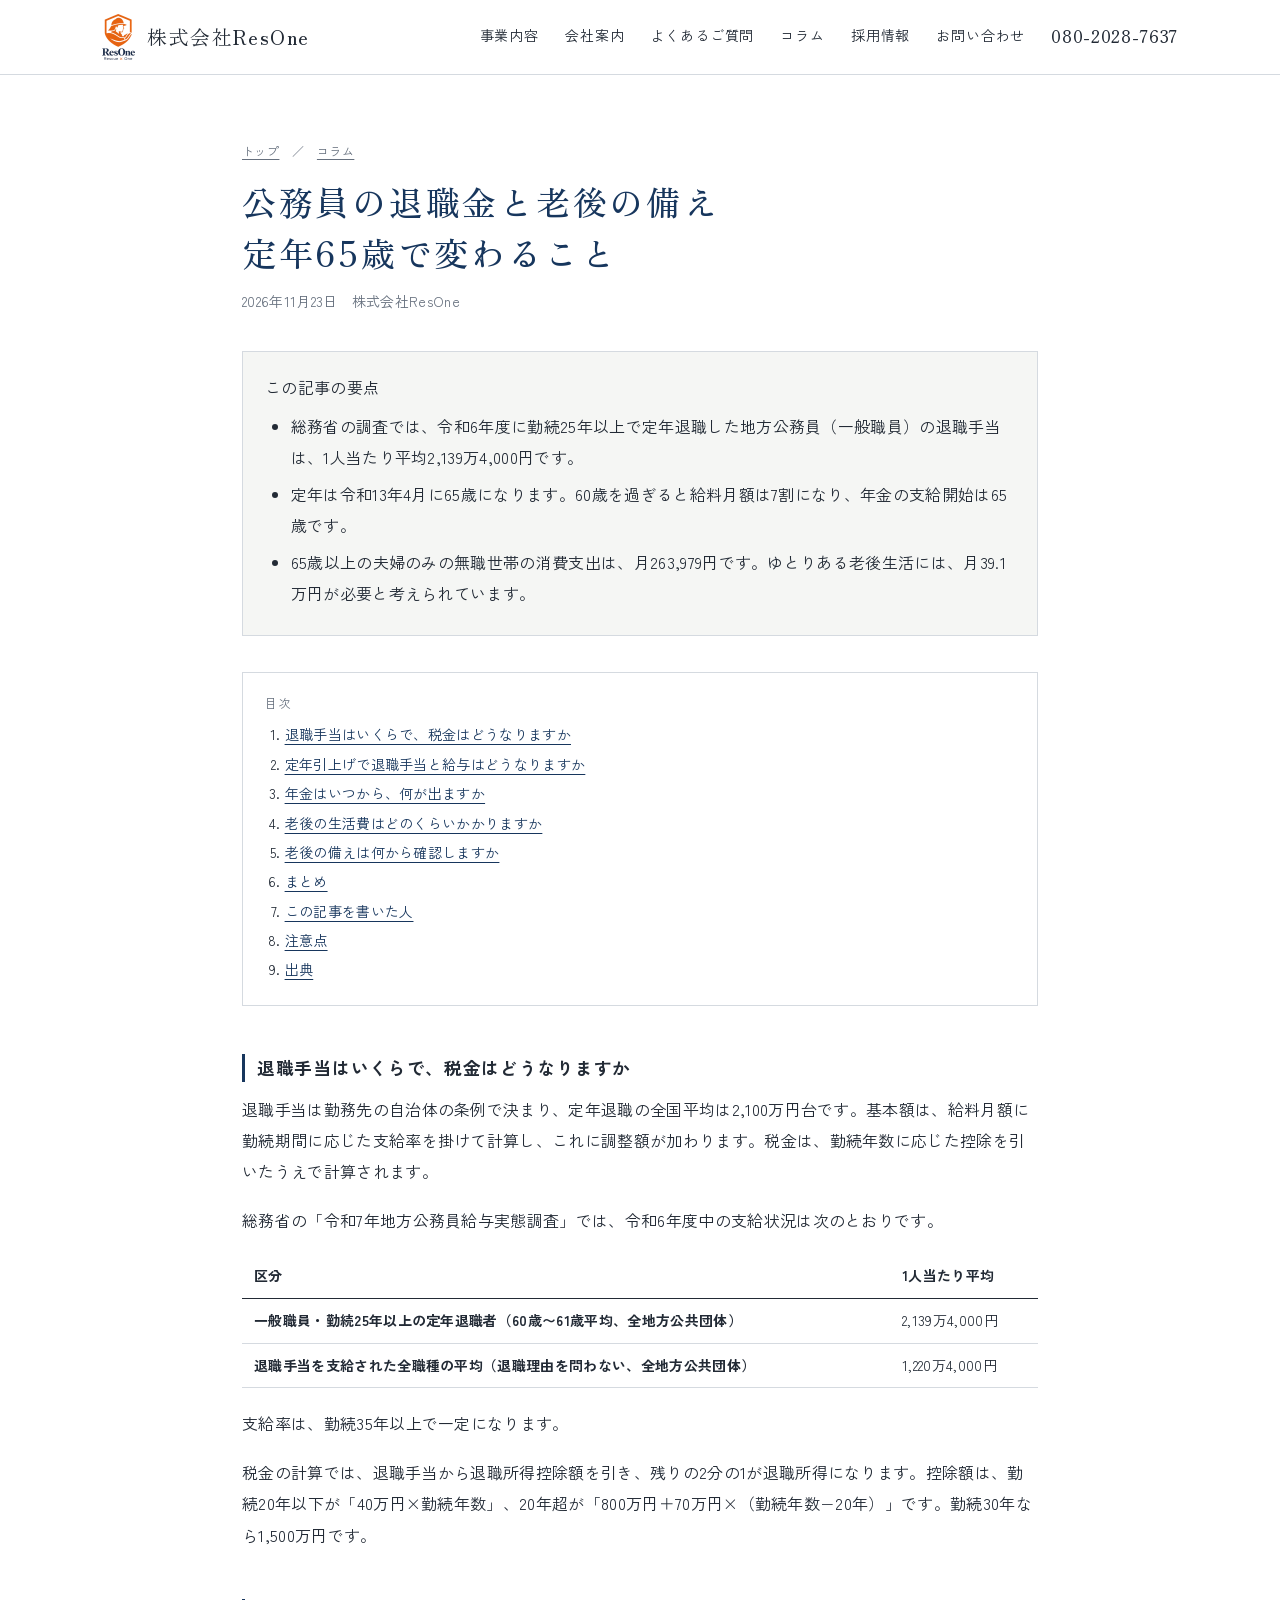
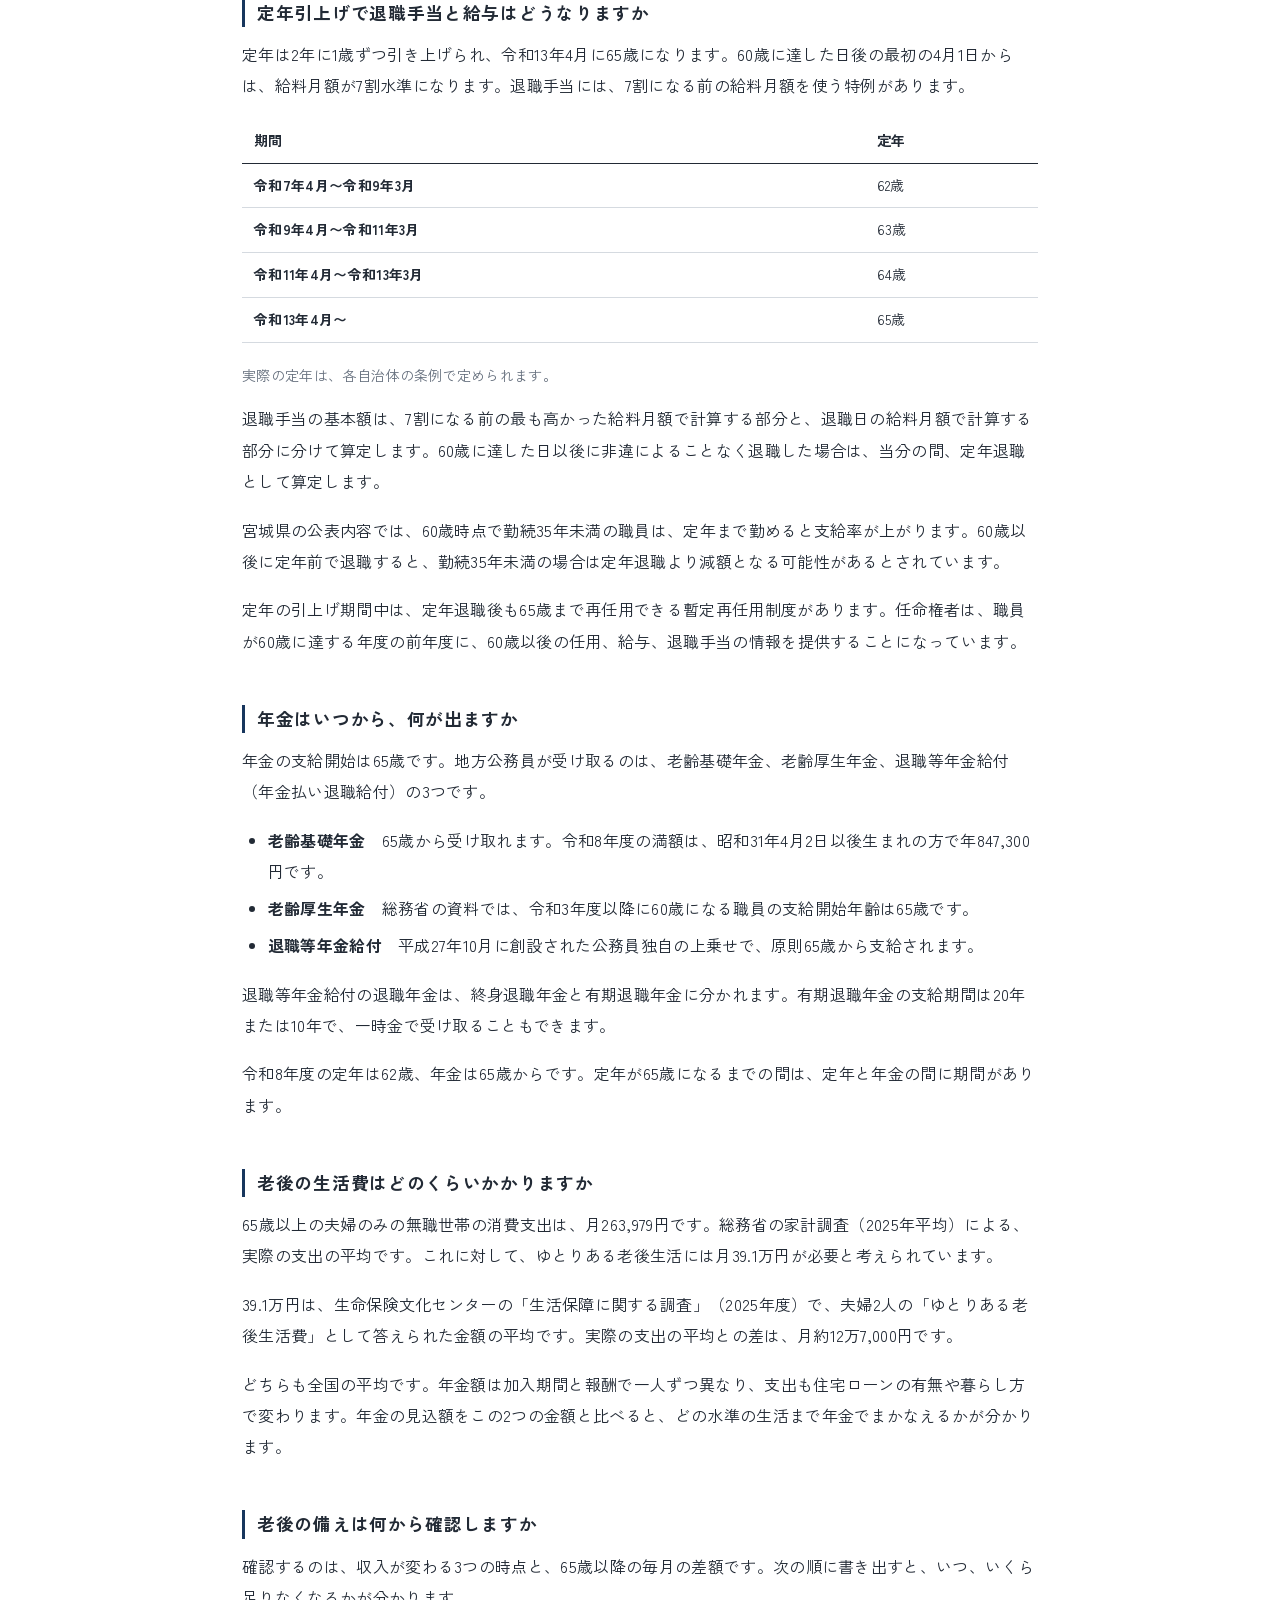
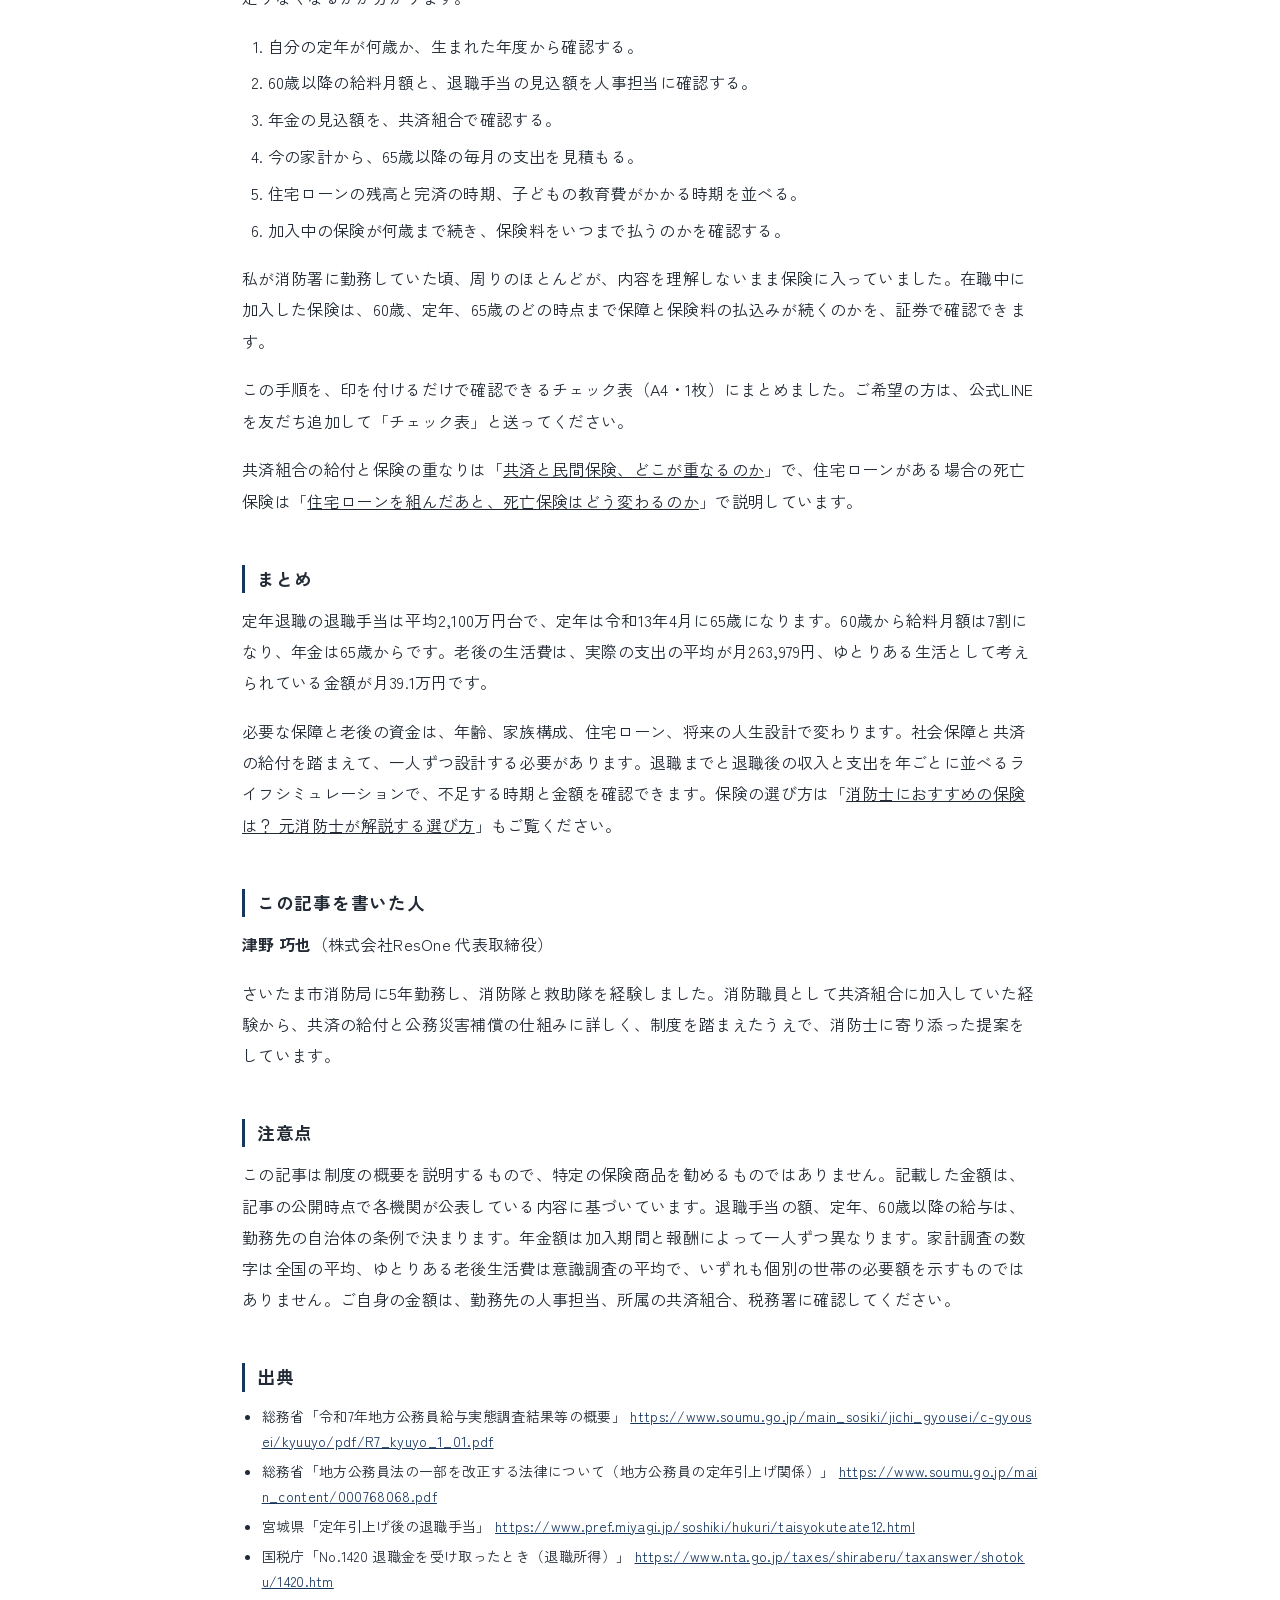
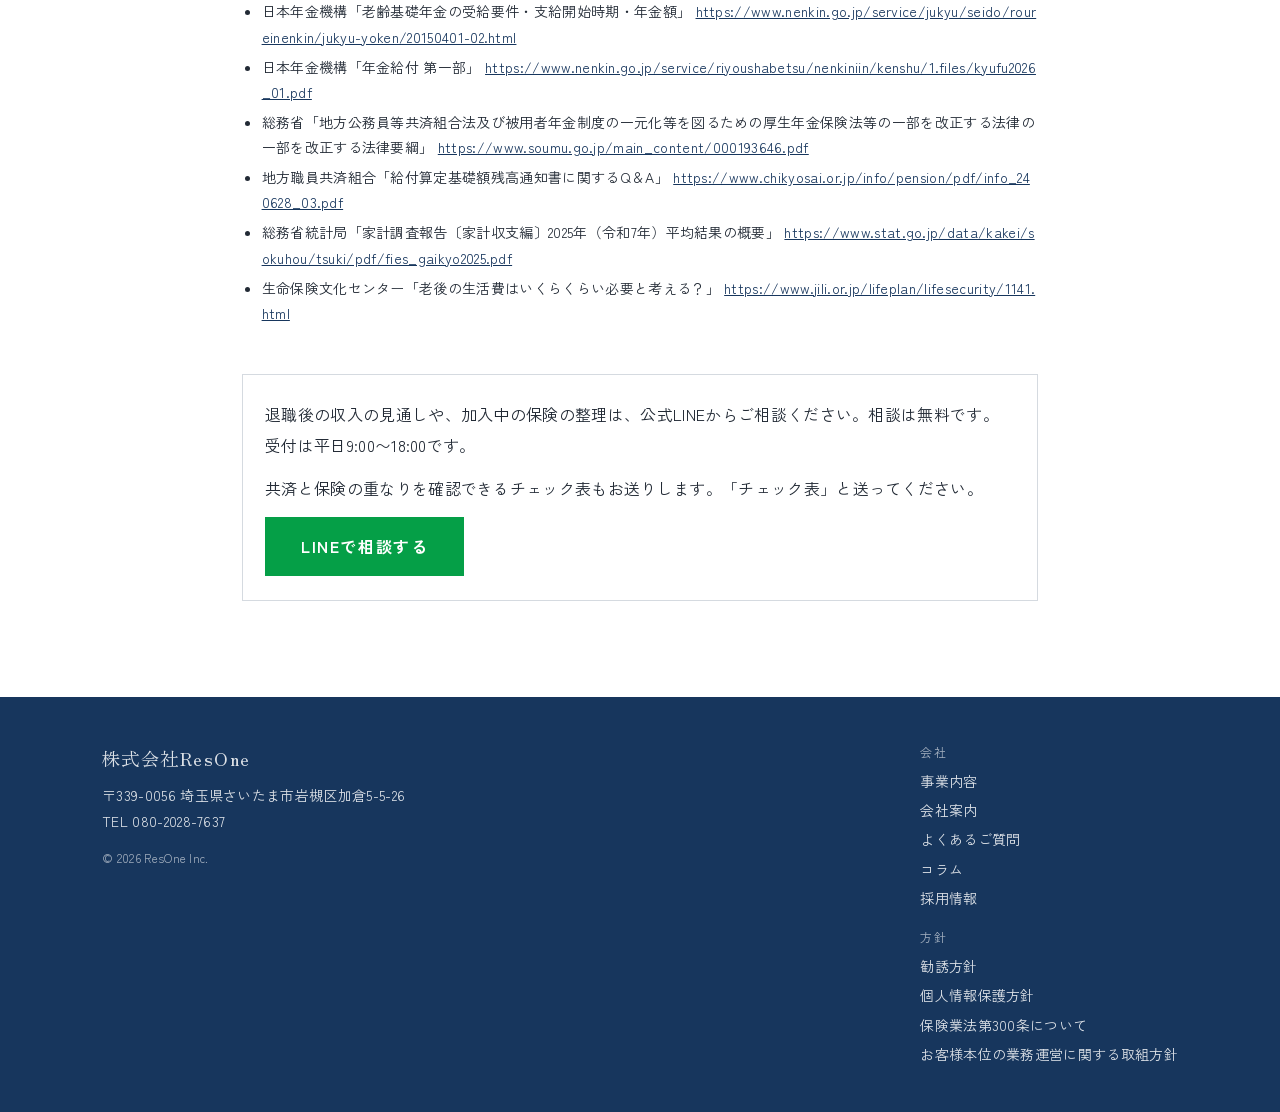
<file: column-taishokukin-rogo.html>
<!DOCTYPE html>
<html lang="ja">
<head>
<meta charset="utf-8">
<script async src="https://www.googletagmanager.com/gtag/js?id=GTM-N444VVWL"></script>
<script>
  window.dataLayer = window.dataLayer || [];
  function gtag(){dataLayer.push(arguments);}
  gtag('js', new Date());
</script>
<meta name="viewport" content="width=device-width, initial-scale=1, viewport-fit=cover">
<title>公務員の退職金と老後の備え　定年65歳で変わること｜株式会社ResOne</title>
<meta name="description" content="地方公務員・消防職員の退職手当の平均額、定年引上げ後の給与と退職手当、年金の支給開始、老後の生活費を、公表資料をもとに整理します。">
<link rel="canonical" href="https://res-1.com/column-taishokukin-rogo.html">
<script type="application/ld+json">{"@context": "https://schema.org", "@type": "Article", "headline": "公務員の退職金と老後の備え　定年65歳で変わること", "datePublished": "2026-11-23", "dateModified": "2026-11-23", "mainEntityOfPage": "https://res-1.com/column-taishokukin-rogo.html", "image": "https://res-1.com/img/og.jpg", "author": {"@type": "Person", "name": "津野 巧也", "jobTitle": "代表取締役", "worksFor": {"@type": "Organization", "name": "株式会社ResOne", "url": "https://res-1.com/"}}, "publisher": {"@type": "Organization", "name": "株式会社ResOne", "url": "https://res-1.com/", "logo": {"@type": "ImageObject", "url": "https://res-1.com/img/favicon-512.png"}}}</script>
<script type="application/ld+json">{"@context": "https://schema.org", "@type": "FAQPage", "mainEntity": [{"@type": "Question", "name": "退職手当はいくらで、税金はどうなりますか", "acceptedAnswer": {"@type": "Answer", "text": "退職手当は勤務先の自治体の条例で決まり、定年退職の全国平均は2,100万円台です。基本額は、給料月額に勤続期間に応じた支給率を掛けて計算し、これに調整額が加わります。税金は、勤続年数に応じた控除を引いたうえで計算されます。"}}, {"@type": "Question", "name": "定年引上げで退職手当と給与はどうなりますか", "acceptedAnswer": {"@type": "Answer", "text": "定年は2年に1歳ずつ引き上げられ、令和13年4月に65歳になります。60歳に達した日後の最初の4月1日からは、給料月額が7割水準になります。退職手当には、7割になる前の給料月額を使う特例があります。"}}, {"@type": "Question", "name": "年金はいつから、何が出ますか", "acceptedAnswer": {"@type": "Answer", "text": "年金の支給開始は65歳です。地方公務員が受け取るのは、老齢基礎年金、老齢厚生年金、退職等年金給付（年金払い退職給付）の3つです。"}}, {"@type": "Question", "name": "老後の生活費はどのくらいかかりますか", "acceptedAnswer": {"@type": "Answer", "text": "65歳以上の夫婦のみの無職世帯の消費支出は、月263,979円です。総務省の家計調査（2025年平均）による、実際の支出の平均です。これに対して、ゆとりある老後生活には月39.1万円が必要と考えられています。"}}, {"@type": "Question", "name": "老後の備えは何から確認しますか", "acceptedAnswer": {"@type": "Answer", "text": "確認するのは、収入が変わる3つの時点と、65歳以降の毎月の差額です。次の順に書き出すと、いつ、いくら足りなくなるかが分かります。"}}]}</script>
<script type="application/ld+json">{"@context": "https://schema.org", "@type": "BreadcrumbList", "itemListElement": [{"@type": "ListItem", "position": 1, "name": "トップ", "item": "https://res-1.com/"}, {"@type": "ListItem", "position": 2, "name": "コラム", "item": "https://res-1.com/column.html"}, {"@type": "ListItem", "position": 3, "name": "公務員の退職金と老後の備え　定年65歳で変わること", "item": "https://res-1.com/column-taishokukin-rogo.html"}]}</script>
<link rel="icon" href="favicon.ico" sizes="48x48">
<link rel="icon" type="image/png" sizes="96x96" href="img/favicon-96.png">
<link rel="icon" type="image/png" sizes="192x192" href="img/favicon-192.png">
<link rel="apple-touch-icon" href="img/apple-touch-icon.png">
<meta property="og:type" content="website">
<meta property="og:site_name" content="株式会社ResOne">
<meta property="og:title" content="公務員の退職金と老後の備え　定年65歳で変わること｜株式会社ResOne">
<meta property="og:description" content="地方公務員・消防職員の退職手当の平均額、定年引上げ後の給与と退職手当、年金の支給開始、老後の生活費を、公表資料をもとに整理します。">
<meta property="og:url" content="https://res-1.com/column-taishokukin-rogo.html">
<meta property="og:image" content="https://res-1.com/img/og.jpg">
<meta property="og:image:width" content="1200">
<meta property="og:image:height" content="630">
<meta property="og:locale" content="ja_JP">
<meta name="twitter:card" content="summary_large_image">
<link rel="preconnect" href="https://fonts.googleapis.com">
<link rel="preconnect" href="https://fonts.gstatic.com" crossorigin>
<link rel="stylesheet" href="https://fonts.googleapis.com/css2?family=Zen+Kaku+Gothic+New:wght@400;500;700&family=Zen+Old+Mincho:wght@500;700&display=swap">
<link rel="stylesheet" href="css/site.css?v=20261126">
<script>document.documentElement.className+=' js'</script>
</head>
<body>

<header class="hd">
  <div class="in">
    <a class="logo" href="index.html" aria-label="株式会社ResOne トップ">
      <img src="img/logo-s.webp" alt="ResOne" width="132" height="184">
      <span class="n">株式会社ResOne</span>
    </a>
    <button class="menu-btn" type="button" aria-expanded="false" aria-controls="gnav" aria-label="メニューを開く"><span></span><span></span><span></span></button>
    <nav class="gnav" id="gnav" aria-label="メニュー">
      <a href="service.html">事業内容</a>
      <a href="about.html">会社案内</a>
      <a href="faq.html">よくあるご質問</a>
      <a href="column.html">コラム</a>
      <a href="recruit.html">採用情報</a>
      <a href="index.html#contact">お問い合わせ</a>
      <a class="tel" href="tel:080-2028-7637">080-2028-7637</a>
      <a class="nav-line" href="https://lin.ee/uGL222C" target="_blank" rel="noopener">LINEで相談する</a>
    </nav>
  </div>
</header>
<main class="doc">
<div class="in narrow">
<p class="crumb"><a href="index.html">トップ</a>　／　<a href="column.html">コラム</a></p>
<h1>公務員の<wbr>退職金と<wbr>老後の備え<br>定年65歳で<wbr>変わること</h1>
<p class="meta">2026年11月23日　株式会社ResOne</p>
<div class="art">

<div class="point">
<p>この記事の要点</p>
<ul>
<li>総務省の調査では、令和6年度に勤続25年以上で定年退職した地方公務員（一般職員）の退職手当は、1人当たり平均2,139万4,000円です。</li>
<li>定年は令和13年4月に65歳になります。60歳を過ぎると給料月額は7割になり、年金の支給開始は65歳です。</li>
<li>65歳以上の夫婦のみの無職世帯の消費支出は、月263,979円です。ゆとりある老後生活には、月39.1万円が必要と考えられています。</li>
</ul>
</div>

<nav class="toc" aria-label="目次">
<p>目次</p>
<ol>
<li><a href="#taishoku">退職手当はいくらで、税金はどうなりますか</a></li>
<li><a href="#teinen">定年引上げで退職手当と給与はどうなりますか</a></li>
<li><a href="#nenkin">年金はいつから、何が出ますか</a></li>
<li><a href="#seikatsuhi">老後の生活費はどのくらいかかりますか</a></li>
<li><a href="#sonae">老後の備えは何から確認しますか</a></li>
<li><a href="#summary">まとめ</a></li>
<li><a href="#author">この記事を書いた人</a></li>
<li><a href="#notes">注意点</a></li>
<li><a href="#sources">出典</a></li>
</ol>
</nav>

<h2 id="taishoku">退職手当は<wbr>いくらで、<wbr>税金は<wbr>どう<wbr>なりますか</h2>
<p>退職手当は勤務先の自治体の条例で決まり、定年退職の全国平均は2,100万円台です。基本額は、給料月額に勤続期間に応じた支給率を掛けて計算し、これに調整額が加わります。税金は、勤続年数に応じた控除を引いたうえで計算されます。</p>
<p>総務省の「令和7年地方公務員給与実態調査」では、令和6年度中の支給状況は次のとおりです。</p>
<div class="tw">
<table>
<thead><tr><th>区分</th><th>1人当たり平均</th></tr></thead>
<tbody>
<tr><th>一般職員・勤続25年以上の定年退職者（60歳〜61歳平均、全地方公共団体）</th><td data-label="1人当たり平均">2,139万4,000円</td></tr>
<tr><th>退職手当を支給された全職種の平均（退職理由を問わない、全地方公共団体）</th><td data-label="1人当たり平均">1,220万4,000円</td></tr>
</tbody>
</table>
</div>
<p>支給率は、勤続35年以上で一定になります。</p>
<p>税金の計算では、退職手当から退職所得控除額を引き、残りの2分の1が退職所得になります。控除額は、勤続20年以下が「40万円×勤続年数」、20年超が「800万円＋70万円×（勤続年数−20年）」です。勤続30年なら1,500万円です。</p>

<h2 id="teinen">定年引上げで<wbr>退職手当と<wbr>給与は<wbr>どう<wbr>なりますか</h2>
<p>定年は2年に1歳ずつ引き上げられ、令和13年4月に65歳になります。60歳に達した日後の最初の4月1日からは、給料月額が7割水準になります。退職手当には、7割になる前の給料月額を使う特例があります。</p>
<div class="tw">
<table>
<thead><tr><th>期間</th><th>定年</th></tr></thead>
<tbody>
<tr><th>令和7年4月〜令和9年3月</th><td data-label="定年">62歳</td></tr>
<tr><th>令和9年4月〜令和11年3月</th><td data-label="定年">63歳</td></tr>
<tr><th>令和11年4月〜令和13年3月</th><td data-label="定年">64歳</td></tr>
<tr><th>令和13年4月〜</th><td data-label="定年">65歳</td></tr>
</tbody>
</table>
</div>
<p class="note">実際の定年は、各自治体の条例で定められます。</p>
<p>退職手当の基本額は、7割になる前の最も高かった給料月額で計算する部分と、退職日の給料月額で計算する部分に分けて算定します。60歳に達した日以後に非違によることなく退職した場合は、当分の間、定年退職として算定します。</p>
<p>宮城県の公表内容では、60歳時点で勤続35年未満の職員は、定年まで勤めると支給率が上がります。60歳以後に定年前で退職すると、勤続35年未満の場合は定年退職より減額となる可能性があるとされています。</p>
<p>定年の引上げ期間中は、定年退職後も65歳まで再任用できる暫定再任用制度があります。任命権者は、職員が60歳に達する年度の前年度に、60歳以後の任用、給与、退職手当の情報を提供することになっています。</p>

<h2 id="nenkin">年金は<wbr>いつから、<wbr>何が<wbr>出ますか</h2>
<p>年金の支給開始は65歳です。地方公務員が受け取るのは、老齢基礎年金、老齢厚生年金、退職等年金給付（年金払い退職給付）の3つです。</p>
<ul>
<li><b>老齢基礎年金</b>　65歳から受け取れます。令和8年度の満額は、昭和31年4月2日以後生まれの方で年847,300円です。</li>
<li><b>老齢厚生年金</b>　総務省の資料では、令和3年度以降に60歳になる職員の支給開始年齢は65歳です。</li>
<li><b>退職等年金給付</b>　平成27年10月に創設された公務員独自の上乗せで、原則65歳から支給されます。</li>
</ul>
<p>退職等年金給付の退職年金は、終身退職年金と有期退職年金に分かれます。有期退職年金の支給期間は20年または10年で、一時金で受け取ることもできます。</p>
<p>令和8年度の定年は62歳、年金は65歳からです。定年が65歳になるまでの間は、定年と年金の間に期間があります。</p>

<h2 id="seikatsuhi">老後の<wbr>生活費は<wbr>どのくらい<wbr>かかりますか</h2>
<p>65歳以上の夫婦のみの無職世帯の消費支出は、月263,979円です。総務省の家計調査（2025年平均）による、実際の支出の平均です。これに対して、ゆとりある老後生活には月39.1万円が必要と考えられています。</p>
<p>39.1万円は、生命保険文化センターの「生活保障に関する調査」（2025年度）で、夫婦2人の「ゆとりある老後生活費」として答えられた金額の平均です。実際の支出の平均との差は、月約12万7,000円です。</p>
<p>どちらも全国の平均です。年金額は加入期間と報酬で一人ずつ異なり、支出も住宅ローンの有無や暮らし方で変わります。年金の見込額をこの2つの金額と比べると、どの水準の生活まで年金でまかなえるかが分かります。</p>

<h2 id="sonae">老後の<wbr>備えは<wbr>何から<wbr>確認しますか</h2>
<p>確認するのは、収入が変わる3つの時点と、65歳以降の毎月の差額です。次の順に書き出すと、いつ、いくら足りなくなるかが分かります。</p>
<ol>
<li>自分の定年が何歳か、生まれた年度から確認する。</li>
<li>60歳以降の給料月額と、退職手当の見込額を人事担当に確認する。</li>
<li>年金の見込額を、共済組合で確認する。</li>
<li>今の家計から、65歳以降の毎月の支出を見積もる。</li>
<li>住宅ローンの残高と完済の時期、子どもの教育費がかかる時期を並べる。</li>
<li>加入中の保険が何歳まで続き、保険料をいつまで払うのかを確認する。</li>
</ol>
<p>私が消防署に勤務していた頃、周りのほとんどが、内容を理解しないまま保険に入っていました。在職中に加入した保険は、60歳、定年、65歳のどの時点まで保障と保険料の払込みが続くのかを、証券で確認できます。</p>
<p>この手順を、印を付けるだけで確認できるチェック表（A4・1枚）にまとめました。ご希望の方は、公式LINEを友だち追加して「チェック表」と送ってください。</p>
<p>共済組合の給付と保険の重なりは「<a href="column-kyosai-chofuku.html">共済と民間保険、どこが重なるのか</a>」で、住宅ローンがある場合の死亡保険は「<a href="column-jutaku-loan.html">住宅ローンを組んだあと、死亡保険はどう変わるのか</a>」で説明しています。</p>

<h2 id="summary">まとめ</h2>
<p>定年退職の退職手当は平均2,100万円台で、定年は令和13年4月に65歳になります。60歳から給料月額は7割になり、年金は65歳からです。老後の生活費は、実際の支出の平均が月263,979円、ゆとりある生活として考えられている金額が月39.1万円です。</p>
<p>必要な保障と老後の資金は、年齢、家族構成、住宅ローン、将来の人生設計で変わります。社会保障と共済の給付を踏まえて、一人ずつ設計する必要があります。退職までと退職後の収入と支出を年ごとに並べるライフシミュレーションで、不足する時期と金額を確認できます。保険の選び方は「<a href="column-shobo-hoken-erabikata.html">消防士におすすめの保険は？ 元消防士が解説する選び方</a>」もご覧ください。</p>

<h2 id="author">この<wbr>記事を<wbr>書いた<wbr>人</h2>
<p><b>津野 巧也</b>（株式会社ResOne 代表取締役）</p>
<p>さいたま市消防局に5年勤務し、消防隊と救助隊を経験しました。消防職員として共済組合に加入していた経験から、共済の給付と公務災害補償の仕組みに詳しく、制度を踏まえたうえで、消防士に寄り添った提案をしています。</p>

<h2 id="notes">注意点</h2>
<p>この記事は制度の概要を説明するもので、特定の保険商品を勧めるものではありません。記載した金額は、記事の公開時点で各機関が公表している内容に基づいています。退職手当の額、定年、60歳以降の給与は、勤務先の自治体の条例で決まります。年金額は加入期間と報酬によって一人ずつ異なります。家計調査の数字は全国の平均、ゆとりある老後生活費は意識調査の平均で、いずれも個別の世帯の必要額を示すものではありません。ご自身の金額は、勤務先の人事担当、所属の共済組合、税務署に確認してください。</p>

<h2 id="sources">出典</h2>
<ul class="src">
<li>総務省「令和7年地方公務員給与実態調査結果等の概要」 <a href="https://www.soumu.go.jp/main_sosiki/jichi_gyousei/c-gyousei/kyuuyo/pdf/R7_kyuyo_1_01.pdf" target="_blank" rel="noopener">https://www.soumu.go.jp/main_sosiki/jichi_gyousei/c-gyousei/kyuuyo/pdf/R7_kyuyo_1_01.pdf</a></li>
<li>総務省「地方公務員法の一部を改正する法律について（地方公務員の定年引上げ関係）」 <a href="https://www.soumu.go.jp/main_content/000768068.pdf" target="_blank" rel="noopener">https://www.soumu.go.jp/main_content/000768068.pdf</a></li>
<li>宮城県「定年引上げ後の退職手当」 <a href="https://www.pref.miyagi.jp/soshiki/hukuri/taisyokuteate12.html" target="_blank" rel="noopener">https://www.pref.miyagi.jp/soshiki/hukuri/taisyokuteate12.html</a></li>
<li>国税庁「No.1420 退職金を受け取ったとき（退職所得）」 <a href="https://www.nta.go.jp/taxes/shiraberu/taxanswer/shotoku/1420.htm" target="_blank" rel="noopener">https://www.nta.go.jp/taxes/shiraberu/taxanswer/shotoku/1420.htm</a></li>
<li>日本年金機構「老齢基礎年金の受給要件・支給開始時期・年金額」 <a href="https://www.nenkin.go.jp/service/jukyu/seido/roureinenkin/jukyu-yoken/20150401-02.html" target="_blank" rel="noopener">https://www.nenkin.go.jp/service/jukyu/seido/roureinenkin/jukyu-yoken/20150401-02.html</a></li>
<li>日本年金機構「年金給付 第一部」 <a href="https://www.nenkin.go.jp/service/riyoushabetsu/nenkiniin/kenshu/1.files/kyufu2026_01.pdf" target="_blank" rel="noopener">https://www.nenkin.go.jp/service/riyoushabetsu/nenkiniin/kenshu/1.files/kyufu2026_01.pdf</a></li>
<li>総務省「地方公務員等共済組合法及び被用者年金制度の一元化等を図るための厚生年金保険法等の一部を改正する法律の一部を改正する法律要綱」 <a href="https://www.soumu.go.jp/main_content/000193646.pdf" target="_blank" rel="noopener">https://www.soumu.go.jp/main_content/000193646.pdf</a></li>
<li>地方職員共済組合「給付算定基礎額残高通知書に関するQ＆A」 <a href="https://www.chikyosai.or.jp/info/pension/pdf/info_240628_03.pdf" target="_blank" rel="noopener">https://www.chikyosai.or.jp/info/pension/pdf/info_240628_03.pdf</a></li>
<li>総務省統計局「家計調査報告〔家計収支編〕2025年（令和7年）平均結果の概要」 <a href="https://www.stat.go.jp/data/kakei/sokuhou/tsuki/pdf/fies_gaikyo2025.pdf" target="_blank" rel="noopener">https://www.stat.go.jp/data/kakei/sokuhou/tsuki/pdf/fies_gaikyo2025.pdf</a></li>
<li>生命保険文化センター「老後の生活費はいくらくらい必要と考える？」 <a href="https://www.jili.or.jp/lifeplan/lifesecurity/1141.html" target="_blank" rel="noopener">https://www.jili.or.jp/lifeplan/lifesecurity/1141.html</a></li>
</ul>

<div class="next">
<p>退職後の収入の見通しや、加入中の保険の整理は、公式LINEからご相談ください。相談は無料です。受付は平日9:00〜18:00です。</p>
<p>共済と保険の重なりを確認できるチェック表もお送りします。「チェック表」と送ってください。</p>
<p style="margin:0"><a class="lbtn" href="https://lin.ee/uGL222C" target="_blank" rel="noopener">LINEで相談する</a></p>
</div>
</div>
</div>
</main>

<footer class="ft">
  <div class="in">
    <div>
      <p class="nm">株式会社ResOne</p>
      <p>〒339-0056 埼玉県さいたま市岩槻区加倉5-5-26<br>TEL 080-2028-7637</p>
      <p class="cp">© 2026 ResOne Inc.</p>
    </div>
    <div class="pol">
      <p class="pl">会社</p>
      <ul>
        <li><a href="service.html">事業内容</a></li>
        <li><a href="about.html">会社案内</a></li>
        <li><a href="faq.html">よくあるご質問</a></li>
        <li><a href="column.html">コラム</a></li>
        <li><a href="recruit.html">採用情報</a></li>
      </ul>
      <p class="pl" style="margin-top:14px">方針</p>
      <ul>
        <li><a href="kanyu-hoshin.html">勧誘方針</a></li>
        <li><a href="privacy.html">個人情報保護方針</a></li>
        <li><a href="hokengyoho300.html">保険業法第300条について</a></li>
        <li><a href="fd-policy.html">お客様本位の業務運営に関する取組方針</a></li>
      </ul>
    </div>
  </div>
</footer>
<div class="cta-bar" aria-label="お問い合わせ">
  <a href="https://lin.ee/uGL222C" class="c1" target="_blank" rel="noopener">LINEで相談する</a>
  <a href="tel:080-2028-7637" class="c2">電話する</a>
</div>
<script src="js/site.js?v=20261126" defer></script>
</body>
</html>
</file>
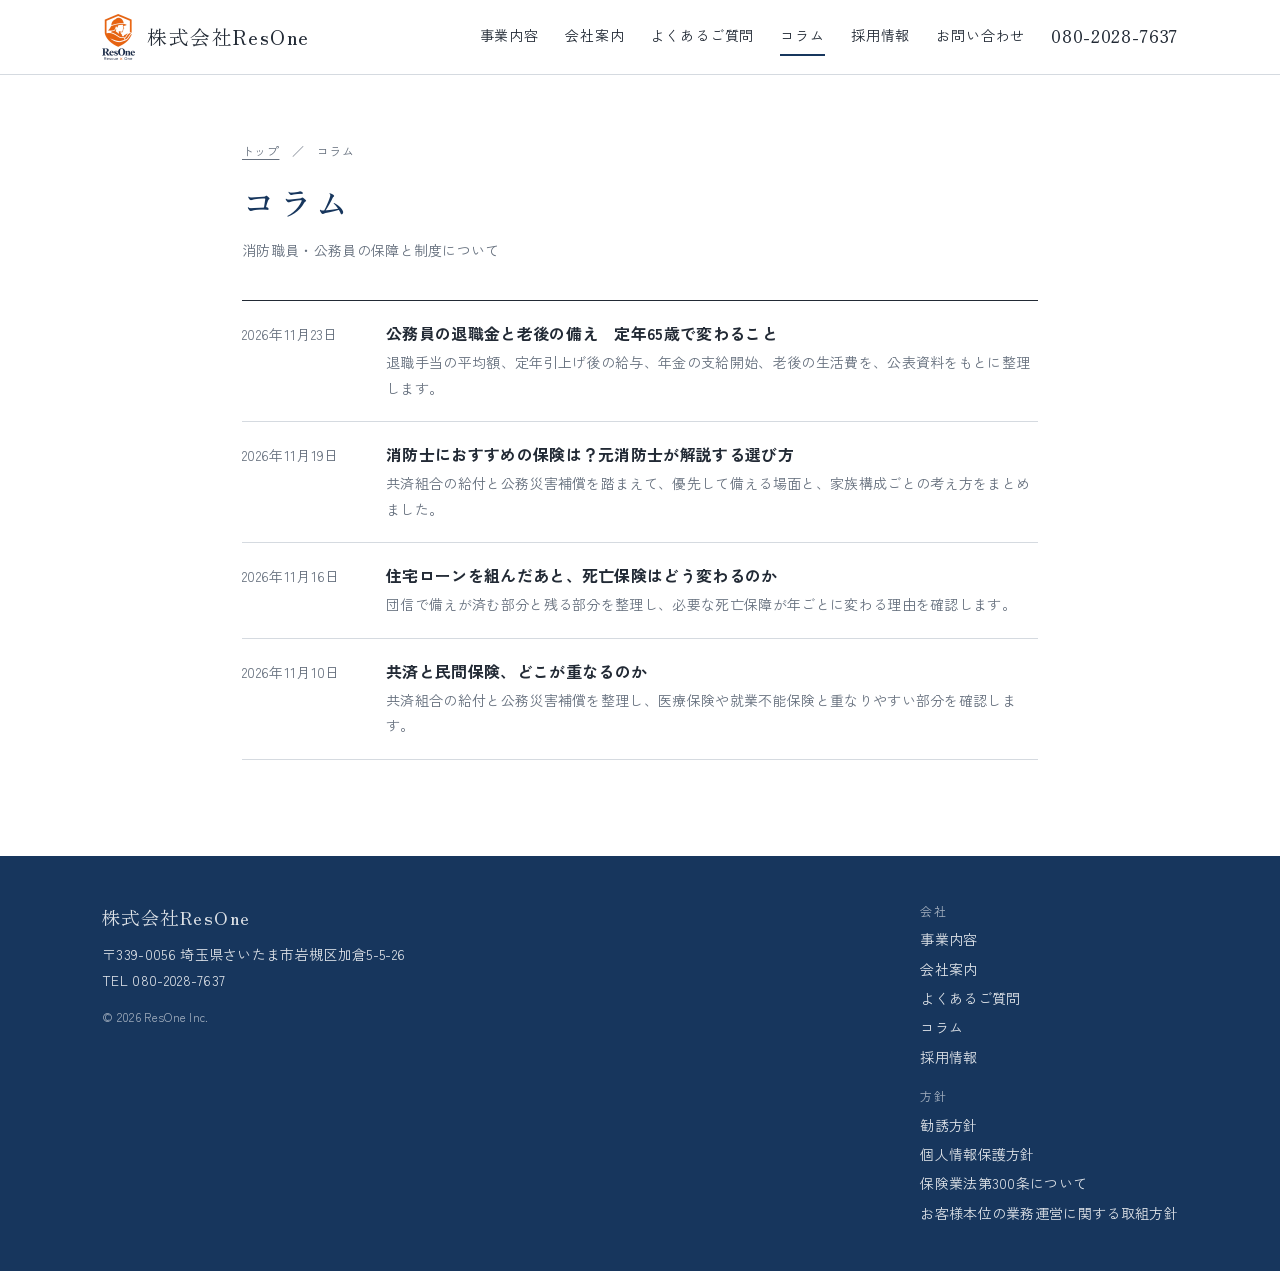
<file: column.html>
<!DOCTYPE html>
<html lang="ja">
<head>
<meta charset="utf-8">
<script async src="https://www.googletagmanager.com/gtag/js?id=GTM-N444VVWL"></script>
<script>
  window.dataLayer = window.dataLayer || [];
  function gtag(){dataLayer.push(arguments);}
  gtag('js', new Date());
</script>
<meta name="viewport" content="width=device-width, initial-scale=1, viewport-fit=cover">
<title>消防士・公務員の保険コラム｜株式会社ResOne</title>
<meta name="description" content="消防職員・公務員の保障と制度について、株式会社ResOneが解説するコラムの一覧です。">
<link rel="canonical" href="https://res-1.com/column.html">
<script type="application/ld+json">{"@context": "https://schema.org", "@type": "BreadcrumbList", "itemListElement": [{"@type": "ListItem", "position": 1, "name": "トップ", "item": "https://res-1.com/"}, {"@type": "ListItem", "position": 2, "name": "コラム", "item": "https://res-1.com/column.html"}]}</script>
<link rel="icon" href="favicon.ico" sizes="48x48">
<link rel="icon" type="image/png" sizes="96x96" href="img/favicon-96.png">
<link rel="icon" type="image/png" sizes="192x192" href="img/favicon-192.png">
<link rel="apple-touch-icon" href="img/apple-touch-icon.png">
<meta property="og:type" content="website">
<meta property="og:site_name" content="株式会社ResOne">
<meta property="og:title" content="消防士・公務員の保険コラム｜株式会社ResOne">
<meta property="og:description" content="消防職員・公務員の保障と制度について、株式会社ResOneが解説するコラムの一覧です。">
<meta property="og:url" content="https://res-1.com/column.html">
<meta property="og:image" content="https://res-1.com/img/og.jpg">
<meta property="og:image:width" content="1200">
<meta property="og:image:height" content="630">
<meta property="og:locale" content="ja_JP">
<meta name="twitter:card" content="summary_large_image">
<link rel="preconnect" href="https://fonts.googleapis.com">
<link rel="preconnect" href="https://fonts.gstatic.com" crossorigin>
<link rel="stylesheet" href="https://fonts.googleapis.com/css2?family=Zen+Kaku+Gothic+New:wght@400;500;700&family=Zen+Old+Mincho:wght@500;700&display=swap">
<link rel="stylesheet" href="css/site.css?v=20261126">
<script>document.documentElement.className+=' js'</script>
</head>
<body>

<header class="hd">
  <div class="in">
    <a class="logo" href="index.html" aria-label="株式会社ResOne トップ">
      <img src="img/logo-s.webp" alt="ResOne" width="132" height="184">
      <span class="n">株式会社ResOne</span>
    </a>
    <button class="menu-btn" type="button" aria-expanded="false" aria-controls="gnav" aria-label="メニューを開く"><span></span><span></span><span></span></button>
    <nav class="gnav" id="gnav" aria-label="メニュー">
      <a href="service.html">事業内容</a>
      <a href="about.html">会社案内</a>
      <a href="faq.html">よくあるご質問</a>
      <a href="column.html" aria-current="page">コラム</a>
      <a href="recruit.html">採用情報</a>
      <a href="index.html#contact">お問い合わせ</a>
      <a class="tel" href="tel:080-2028-7637">080-2028-7637</a>
      <a class="nav-line" href="https://lin.ee/uGL222C" target="_blank" rel="noopener">LINEで相談する</a>
    </nav>
  </div>
</header>
<main class="doc">
<div class="in narrow">
<p class="crumb"><a href="index.html">トップ</a>　／　コラム</p>
<h1>コラム</h1>
<p class="date">消防職員・公務員の保障と制度について</p>
<ul class="list">
<li><a href="column-taishokukin-rogo.html"><time datetime="2026-11-23">2026年11月23日</time><div><b>公務員の<wbr>退職金と<wbr>老後の備え<wbr>　定年65歳で<wbr>変わること</b><span>退職手当の平均額、定年引上げ後の給与、年金の支給開始、老後の生活費を、公表資料をもとに整理します。</span></div></a></li>
<li><a href="column-shobo-hoken-erabikata.html"><time datetime="2026-11-19">2026年11月19日</time><div><b>消防士に<wbr>おすすめの<wbr>保険は？<wbr>元消防士が<wbr>解説する<wbr>選び方</b><span>共済組合の給付と公務災害補償を踏まえて、優先して備える場面と、家族構成ごとの考え方をまとめました。</span></div></a></li>
<li><a href="column-jutaku-loan.html"><time datetime="2026-11-16">2026年11月16日</time><div><b>住宅ローンを<wbr>組んだ<wbr>あと、<wbr>死亡保険は<wbr>どう<wbr>変わるのか</b><span>団信で備えが済む部分と残る部分を整理し、必要な死亡保障が年ごとに変わる理由を確認します。</span></div></a></li>
<li><a href="column-kyosai-chofuku.html"><time datetime="2026-11-10">2026年11月10日</time><div><b>共済と<wbr>民間保険、<wbr>どこが<wbr>重なるのか</b><span>共済組合の給付と公務災害補償を整理し、医療保険や就業不能保険と重なりやすい部分を確認します。</span></div></a></li>
</ul>
</div>
</main>

<footer class="ft">
  <div class="in">
    <div>
      <p class="nm">株式会社ResOne</p>
      <p>〒339-0056 埼玉県さいたま市岩槻区加倉5-5-26<br>TEL 080-2028-7637</p>
      <p class="cp">© 2026 ResOne Inc.</p>
    </div>
    <div class="pol">
      <p class="pl">会社</p>
      <ul>
        <li><a href="service.html">事業内容</a></li>
        <li><a href="about.html">会社案内</a></li>
        <li><a href="faq.html">よくあるご質問</a></li>
        <li><a href="column.html">コラム</a></li>
        <li><a href="recruit.html">採用情報</a></li>
      </ul>
      <p class="pl" style="margin-top:14px">方針</p>
      <ul>
        <li><a href="kanyu-hoshin.html">勧誘方針</a></li>
        <li><a href="privacy.html">個人情報保護方針</a></li>
        <li><a href="hokengyoho300.html">保険業法第300条について</a></li>
        <li><a href="fd-policy.html">お客様本位の業務運営に関する取組方針</a></li>
      </ul>
    </div>
  </div>
</footer>
<div class="cta-bar" aria-label="お問い合わせ">
  <a href="https://lin.ee/uGL222C" class="c1" target="_blank" rel="noopener">LINEで相談する</a>
  <a href="tel:080-2028-7637" class="c2">電話する</a>
</div>
<script src="js/site.js?v=20261126" defer></script>
</body>
</html>
</file>
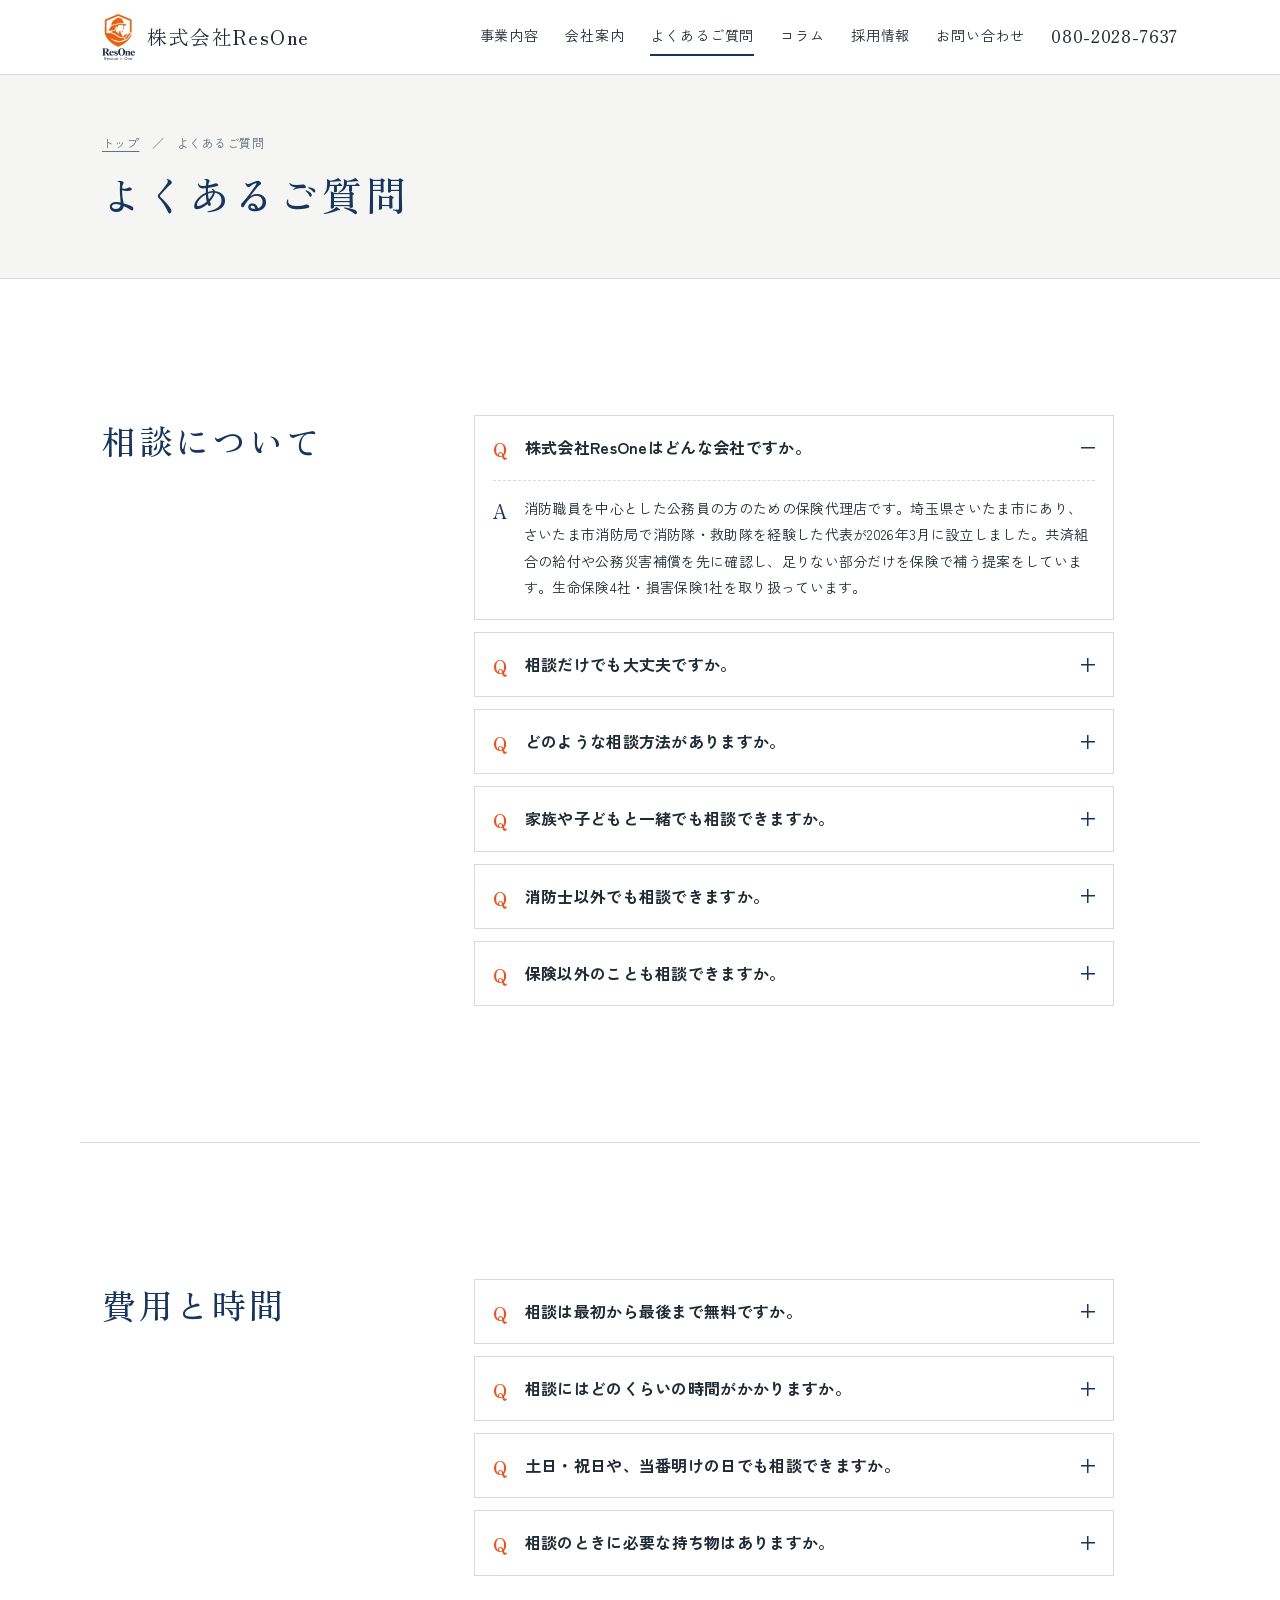
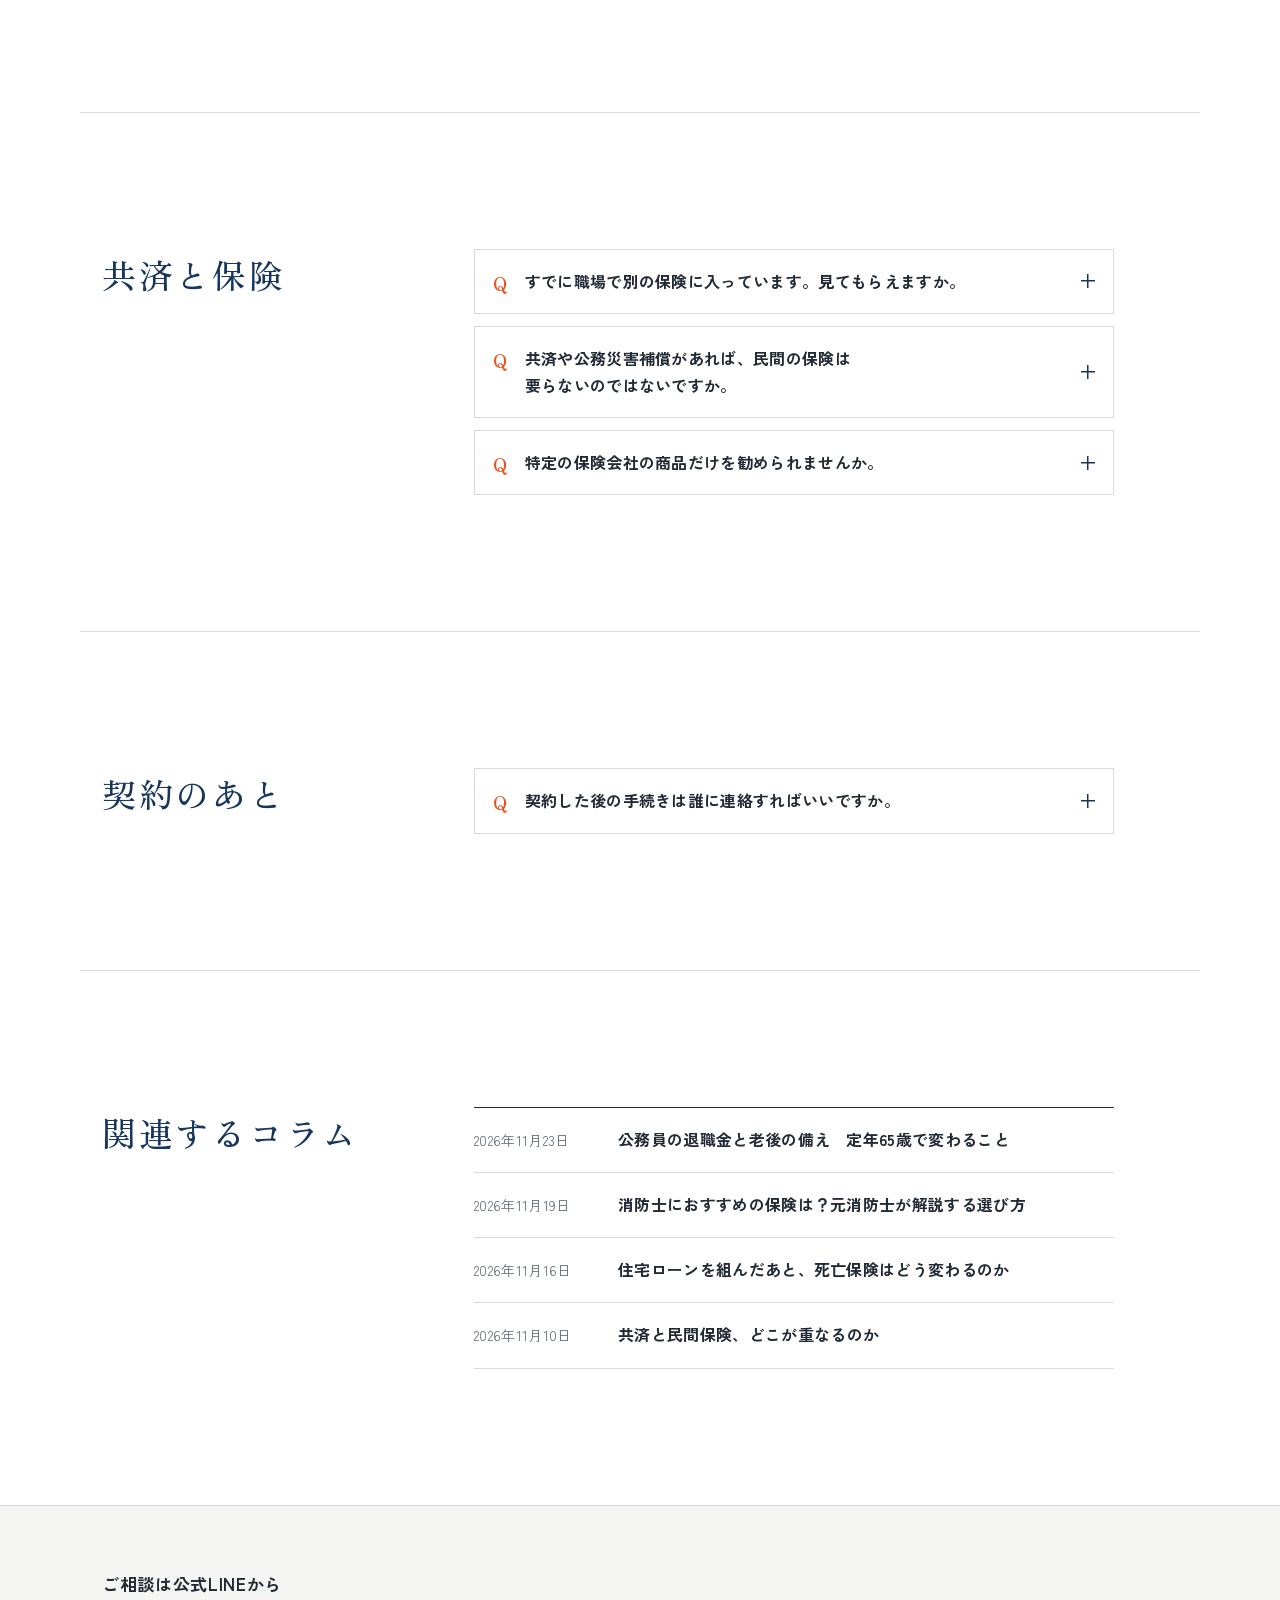
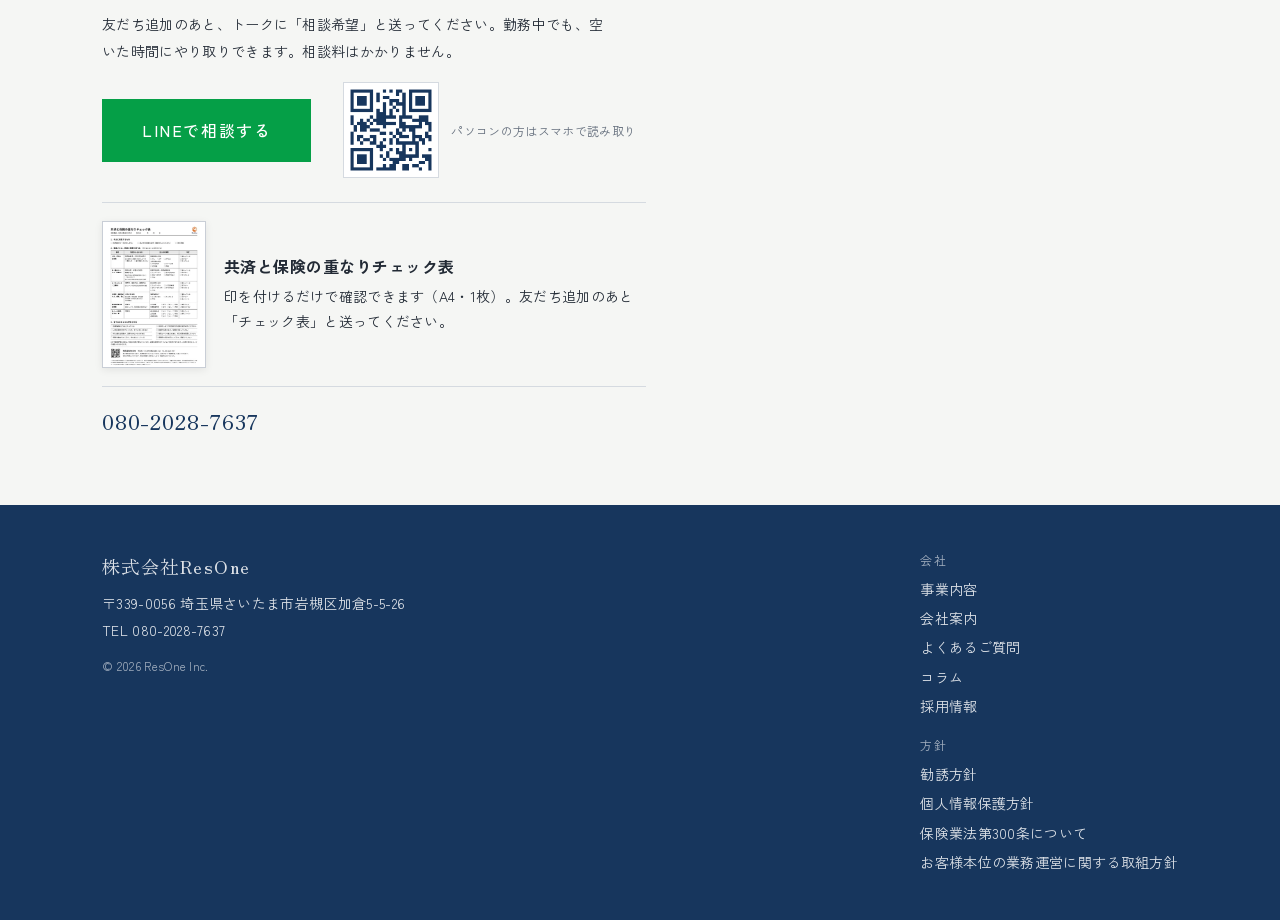
<file: faq.html>
<!DOCTYPE html>
<html lang="ja">
<head>
<meta charset="utf-8">
<script async src="https://www.googletagmanager.com/gtag/js?id=GTM-N444VVWL"></script>
<script>
  window.dataLayer = window.dataLayer || [];
  function gtag(){dataLayer.push(arguments);}
  gtag('js', new Date());
</script>
<meta name="viewport" content="width=device-width, initial-scale=1, viewport-fit=cover">
<title>消防士・公務員の保険相談 よくあるご質問｜株式会社ResOne</title>
<meta name="description" content="相談料、相談時間、持ち物、共済と民間保険の関係など、株式会社ResOneへのご相談でよくいただく質問にお答えします。">
<link rel="canonical" href="https://res-1.com/faq.html">
<script type="application/ld+json">{"@context": "https://schema.org", "@type": "BreadcrumbList", "itemListElement": [{"@type": "ListItem", "position": 1, "name": "トップ", "item": "https://res-1.com/"}, {"@type": "ListItem", "position": 2, "name": "よくあるご質問", "item": "https://res-1.com/faq.html"}]}</script>
<script type="application/ld+json">{"@context": "https://schema.org", "@type": "FAQPage", "mainEntity": [{"@type": "Question", "name": "株式会社ResOneはどんな会社ですか。", "acceptedAnswer": {"@type": "Answer", "text": "消防職員を中心とした公務員の方のための保険代理店です。埼玉県さいたま市にあり、さいたま市消防局で消防隊・救助隊を経験した代表が2026年3月に設立しました。共済組合の給付や公務災害補償を先に確認し、足りない部分だけを保険で補う提案をしています。生命保険4社・損害保険1社を取り扱っています。"}}, {"@type": "Question", "name": "相談だけでも大丈夫ですか。", "acceptedAnswer": {"@type": "Answer", "text": "大丈夫です。保障の現状整理までは契約の有無に関係なく行っています。整理した結果「今のままで足りている」となれば、そのままお伝えして終わりです。"}}, {"@type": "Question", "name": "どのような相談方法がありますか。", "acceptedAnswer": {"@type": "Answer", "text": "対面（署の近く、ご自宅、最寄りの喫茶店など）とオンラインのどちらでも対応します。オンラインの場合はスマートフォンだけで参加できます。"}}, {"@type": "Question", "name": "家族や子どもと一緒でも相談できますか。", "acceptedAnswer": {"@type": "Answer", "text": "できます。ご家族の保障も一緒に見直すことが多いので、むしろご同席をお勧めします。お子さん連れでも問題ありません。"}}, {"@type": "Question", "name": "消防士以外でも相談できますか。", "acceptedAnswer": {"@type": "Answer", "text": "できます。警察官・自衛官など公安職の方、そのほかの公務員の方、ご家族、ご紹介の方にも対応しています。"}}, {"@type": "Question", "name": "保険以外のことも相談できますか。", "acceptedAnswer": {"@type": "Answer", "text": "できます。住宅購入、教育費、退職後の生活設計、親の相続など、保険に直接関係のない内容でも構いません。家計全体を見たうえで保障を考えるほうが結果として無駄が減るためです。税務や法律の個別判断が必要な場合は、税理士などの専門家をご案内します。"}}, {"@type": "Question", "name": "相談は最初から最後まで無料ですか。", "acceptedAnswer": {"@type": "Answer", "text": "無料です。当社の収入は保険会社からの手数料で、お客様から相談料をいただくことはありません。"}}, {"@type": "Question", "name": "相談にはどのくらいの時間がかかりますか。", "acceptedAnswer": {"@type": "Answer", "text": "初回は1時間程度を目安にしてください。現状の整理が中心で、その場で契約を決める必要はありません。2回目以降は内容により30分から1時間程度です。"}}, {"@type": "Question", "name": "土日・祝日や、当番明けの日でも相談できますか。", "acceptedAnswer": {"@type": "Answer", "text": "できます。非番・週休の日に合わせて日時を決めます。早朝・夕方・休日も対応します。"}}, {"@type": "Question", "name": "相談のときに必要な持ち物はありますか。", "acceptedAnswer": {"@type": "Answer", "text": "加入中の保険証券（または保険会社からの契約内容のお知らせ）と、共済の加入状況が分かるものがあれば正確に整理できます。手元にない場合はそのままお越しください。後日写真で送っていただく形でも対応します。"}}, {"@type": "Question", "name": "すでに職場で別の保険に入っています。見てもらえますか。", "acceptedAnswer": {"@type": "Answer", "text": "はい。加入中の保険証券や共済の資料をもとに、何がどこまで出るのかを一覧にします。重複している部分があればお伝えし、必要なら解約や減額の手続きもご案内します。"}}, {"@type": "Question", "name": "共済や公務災害補償があれば、民間の保険は要らないのではないですか。", "acceptedAnswer": {"@type": "Answer", "text": "要らない場合もあります。ただし公的な保障には「公務中のケガ・病気」「在職中」などの条件があり、ご家族の生活費や退職後の備えまでは十分でないことがあります。足りているかどうかはご家族構成・年齢・住宅ローンの有無で変わるため、一度一覧にして確認することをお勧めしています。"}}, {"@type": "Question", "name": "特定の保険会社の商品だけを勧められませんか。", "acceptedAnswer": {"@type": "Answer", "text": "生命保険4社・損害保険1社を取り扱っており、お客様のご意向を確認したうえで複数の商品を比較します。推奨する理由を説明したうえで提案します。この進め方は勧誘方針にも定めています。"}}, {"@type": "Question", "name": "契約した後の手続きは誰に連絡すればいいですか。", "acceptedAnswer": {"@type": "Answer", "text": "当社にご連絡ください。保険金・給付金の請求、住所変更、異動や昇任に伴う見直しなど、契約後の手続きも当社が窓口になります。"}}]}</script>
<link rel="icon" href="favicon.ico" sizes="48x48">
<link rel="icon" type="image/png" sizes="96x96" href="img/favicon-96.png">
<link rel="icon" type="image/png" sizes="192x192" href="img/favicon-192.png">
<link rel="apple-touch-icon" href="img/apple-touch-icon.png">
<meta property="og:type" content="website">
<meta property="og:site_name" content="株式会社ResOne">
<meta property="og:title" content="消防士・公務員の保険相談 よくあるご質問｜株式会社ResOne">
<meta property="og:description" content="相談料、相談時間、持ち物、共済と民間保険の関係など、株式会社ResOneへのご相談でよくいただく質問にお答えします。">
<meta property="og:url" content="https://res-1.com/faq.html">
<meta property="og:image" content="https://res-1.com/img/og.jpg">
<meta property="og:image:width" content="1200">
<meta property="og:image:height" content="630">
<meta property="og:locale" content="ja_JP">
<meta name="twitter:card" content="summary_large_image">
<link rel="preconnect" href="https://fonts.googleapis.com">
<link rel="preconnect" href="https://fonts.gstatic.com" crossorigin>
<link rel="stylesheet" href="https://fonts.googleapis.com/css2?family=Zen+Kaku+Gothic+New:wght@400;500;700&family=Zen+Old+Mincho:wght@500;700&display=swap">
<link rel="stylesheet" href="css/site.css?v=20261126">
<script>document.documentElement.className+=' js'</script>
</head>
<body>

<header class="hd">
  <div class="in">
    <a class="logo" href="index.html" aria-label="株式会社ResOne トップ">
      <img src="img/logo-s.webp" alt="ResOne" width="132" height="184">
      <span class="n">株式会社ResOne</span>
    </a>
    <button class="menu-btn" type="button" aria-expanded="false" aria-controls="gnav" aria-label="メニューを開く"><span></span><span></span><span></span></button>
    <nav class="gnav" id="gnav" aria-label="メニュー">
      <a href="service.html">事業内容</a>
      <a href="about.html">会社案内</a>
      <a href="faq.html" aria-current="page">よくあるご質問</a>
      <a href="column.html">コラム</a>
      <a href="recruit.html">採用情報</a>
      <a href="index.html#contact">お問い合わせ</a>
      <a class="tel" href="tel:080-2028-7637">080-2028-7637</a>
      <a class="nav-line" href="https://lin.ee/uGL222C" target="_blank" rel="noopener">LINEで相談する</a>
    </nav>
  </div>
</header>
<main>

  <div class="pg-head">
    <div class="in">
      <p class="crumb"><a href="index.html">トップ</a>　／　よくあるご質問</p>
      <h1>よく<wbr>ある<wbr>ご質問</h1>
    </div>
  </div>

  <section class="sec" id="faq-consult">
    <div class="in">
      <h2 class="rv">相談に<wbr>ついて</h2>
      <div class="body">
        <div class="qa">
          <details open class="rv" style="--d:0.00s">
            <summary>株式会社ResOneは<wbr>どんな<wbr>会社ですか。</summary>
            <p>消防職員を中心とした公務員の方のための保険代理店です。埼玉県さいたま市にあり、さいたま市消防局で消防隊・救助隊を経験した代表が2026年3月に設立しました。共済組合の給付や公務災害補償を先に確認し、足りない部分だけを保険で補う提案をしています。生命保険4社・損害保険1社を取り扱っています。</p>
          </details>
          <details class="rv" style="--d:0.03s">
            <summary>相談だけでも<wbr>大丈夫ですか。</summary>
            <p>大丈夫です。保障の現状整理までは契約の有無に関係なく行っています。整理した結果「今のままで足りている」となれば、そのままお伝えして終わりです。</p>
          </details>
          <details class="rv" style="--d:0.06s">
            <summary>どのような<wbr>相談方法が<wbr>ありますか。</summary>
            <p>対面（署の近く、ご自宅、最寄りの喫茶店など）とオンラインのどちらでも対応します。オンラインの場合はスマートフォンだけで参加できます。</p>
          </details>
          <details class="rv" style="--d:0.12s">
            <summary>家族や<wbr>子どもと<wbr>一緒でも<wbr>相談できますか。</summary>
            <p>できます。ご家族の保障も一緒に見直すことが多いので、むしろご同席をお勧めします。お子さん連れでも問題ありません。</p>
          </details>
          <details class="rv" style="--d:0.18s">
            <summary>消防士以外でも<wbr>相談できますか。</summary>
            <p>できます。警察官・自衛官など公安職の方、そのほかの公務員の方、ご家族、ご紹介の方にも対応しています。</p>
          </details>
          <details class="rv" style="--d:0.24s">
            <summary>保険以外の<wbr>ことも<wbr>相談できますか。</summary>
            <p>できます。住宅購入、教育費、退職後の生活設計、親の相続など、保険に直接関係のない内容でも構いません。家計全体を見たうえで保障を考えるほうが結果として無駄が減るためです。税務や法律の個別判断が必要な場合は、税理士などの専門家をご案内します。</p>
          </details>
        </div>
      </div>
    </div>
  </section>

  <section class="sec" id="faq-cost">
    <div class="in">
      <h2 class="rv">費用と<wbr>時間</h2>
      <div class="body">
        <div class="qa">
          <details class="rv" style="--d:0.00s">
            <summary>相談は<wbr>最初から<wbr>最後まで<wbr>無料ですか。</summary>
            <p>無料です。当社の収入は保険会社からの手数料で、お客様から相談料をいただくことはありません。</p>
          </details>
          <details class="rv" style="--d:0.06s">
            <summary>相談には<wbr>どの<wbr>くらいの<wbr>時間が<wbr>かかりますか。</summary>
            <p>初回は1時間程度を目安にしてください。現状の整理が中心で、その場で契約を決める必要はありません。2回目以降は内容により30分から1時間程度です。</p>
          </details>
          <details class="rv" style="--d:0.12s">
            <summary>土日・<wbr>祝日や、<wbr>当番明けの<wbr>日でも<wbr>相談できますか。</summary>
            <p>できます。非番・週休の日に合わせて日時を決めます。早朝・夕方・休日も対応します。</p>
          </details>
          <details class="rv" style="--d:0.18s">
            <summary>相談の<wbr>ときに<wbr>必要な<wbr>持ち物は<wbr>ありますか。</summary>
            <p>加入中の保険証券（または保険会社からの契約内容のお知らせ）と、共済の加入状況が分かるものがあれば正確に整理できます。手元にない場合はそのままお越しください。後日写真で送っていただく形でも対応します。</p>
          </details>
        </div>
      </div>
    </div>
  </section>

  <section class="sec" id="faq-system">
    <div class="in">
      <h2 class="rv">共済と<wbr>保険</h2>
      <div class="body">
        <div class="qa">
          <details class="rv" style="--d:0.00s">
            <summary>すでに<wbr>職場で<wbr>別の<wbr>保険に<wbr>入っています。<wbr>見て<wbr>もらえますか。</summary>
            <p>はい。加入中の保険証券や共済の資料をもとに、何がどこまで出るのかを一覧にします。重複している部分があればお伝えし、必要なら解約や減額の手続きもご案内します。</p>
          </details>
          <details class="rv" style="--d:0.06s">
            <summary>共済や<wbr>公務災害補償が<wbr>あれば、<wbr>民間の<wbr>保険は<wbr>要らないのではないですか。</summary>
            <p>要らない場合もあります。ただし公的な保障には「公務中のケガ・病気」「在職中」などの条件があり、ご家族の生活費や退職後の備えまでは十分でないことがあります。足りているかどうかはご家族構成・年齢・住宅ローンの有無で変わるため、一度一覧にして確認することをお勧めしています。</p>
          </details>
          <details class="rv" style="--d:0.12s">
            <summary>特定の<wbr>保険会社の<wbr>商品だけを<wbr>勧められませんか。</summary>
            <p>生命保険4社・損害保険1社を取り扱っており、お客様のご意向を確認したうえで複数の商品を比較します。推奨する理由を説明したうえで提案します。この進め方は<a href="kanyu-hoshin.html">勧誘方針</a>にも定めています。</p>
          </details>
        </div>
      </div>
    </div>
  </section>

  <section class="sec" id="faq-after">
    <div class="in">
      <h2 class="rv">契約の<wbr>あと</h2>
      <div class="body">
        <div class="qa">
          <details class="rv" style="--d:0.00s">
            <summary>契約した<wbr>後の<wbr>手続きは<wbr>誰に<wbr>連絡すればいいですか。</summary>
            <p>当社にご連絡ください。保険金・給付金の請求、住所変更、異動や昇任に伴う見直しなど、契約後の手続きも当社が窓口になります。</p>
          </details>
        </div>
      </div>
    </div>
  </section>

  <section class="sec">
    <div class="in">
      <h2 class="rv">関連するコラム</h2>
      <div class="body">
        <ul class="col-list rv">
          <li><a href="column-taishokukin-rogo.html"><time datetime="2026-11-23">2026年11月23日</time><b>公務員の<wbr>退職金と<wbr>老後の備え<wbr>　定年65歳で<wbr>変わること</b></a></li>
          <li><a href="column-shobo-hoken-erabikata.html"><time datetime="2026-11-19">2026年11月19日</time><b>消防士に<wbr>おすすめの<wbr>保険は？<wbr>元消防士が<wbr>解説する<wbr>選び方</b></a></li>
          <li><a href="column-jutaku-loan.html"><time datetime="2026-11-16">2026年11月16日</time><b>住宅ローンを<wbr>組んだ<wbr>あと、<wbr>死亡保険は<wbr>どう<wbr>変わるのか</b></a></li>
          <li><a href="column-kyosai-chofuku.html"><time datetime="2026-11-10">2026年11月10日</time><b>共済と<wbr>民間保険、<wbr>どこが<wbr>重なるのか</b></a></li>
        </ul>
      </div>
    </div>
  </section>

  <section class="cta-sec">
    <div class="in">
      <p class="line-h">ご相談は公式LINEから</p>
      <p class="line-t">友だち追加のあと、トークに「相談希望」と送ってください。勤務中でも、空いた時間にやり取りできます。相談料はかかりません。</p>
      <div class="line-act">
        <a class="btn line big-btn" href="https://lin.ee/uGL222C" target="_blank" rel="noopener">LINEで相談する</a>
        <p class="line-qr"><img src="img/line-qr.png" alt="公式LINEの友だち追加用QRコード" width="120" height="120" loading="lazy"><span>パソコンの方はスマホで読み取り</span></p>
      </div>
      <div class="gift"><img src="img/check-thumb.webp" alt="共済と保険の重なりチェック表の見本" width="320" height="453" loading="lazy"><div><b>共済と保険の重なりチェック表</b><span>印を付けるだけで確認できます（A4・1枚）。友だち追加のあと「チェック表」と送ってください。</span></div></div>
      <a class="tel" href="tel:080-2028-7637">080-2028-7637</a>
    </div>
  </section>

</main>

<footer class="ft">
  <div class="in">
    <div>
      <p class="nm">株式会社ResOne</p>
      <p>〒339-0056 埼玉県さいたま市岩槻区加倉5-5-26<br>TEL 080-2028-7637</p>
      <p class="cp">© 2026 ResOne Inc.</p>
    </div>
    <div class="pol">
      <p class="pl">会社</p>
      <ul>
        <li><a href="service.html">事業内容</a></li>
        <li><a href="about.html">会社案内</a></li>
        <li><a href="faq.html">よくあるご質問</a></li>
        <li><a href="column.html">コラム</a></li>
        <li><a href="recruit.html">採用情報</a></li>
      </ul>
      <p class="pl" style="margin-top:14px">方針</p>
      <ul>
        <li><a href="kanyu-hoshin.html">勧誘方針</a></li>
        <li><a href="privacy.html">個人情報保護方針</a></li>
        <li><a href="hokengyoho300.html">保険業法第300条について</a></li>
        <li><a href="fd-policy.html">お客様本位の業務運営に関する取組方針</a></li>
      </ul>
    </div>
  </div>
</footer>
<div class="cta-bar" aria-label="お問い合わせ">
  <a href="https://lin.ee/uGL222C" class="c1" target="_blank" rel="noopener">LINEで相談する</a>
  <a href="tel:080-2028-7637" class="c2">電話する</a>
</div>
<script src="js/site.js?v=20261126" defer></script>
</body>
</html>
</file>
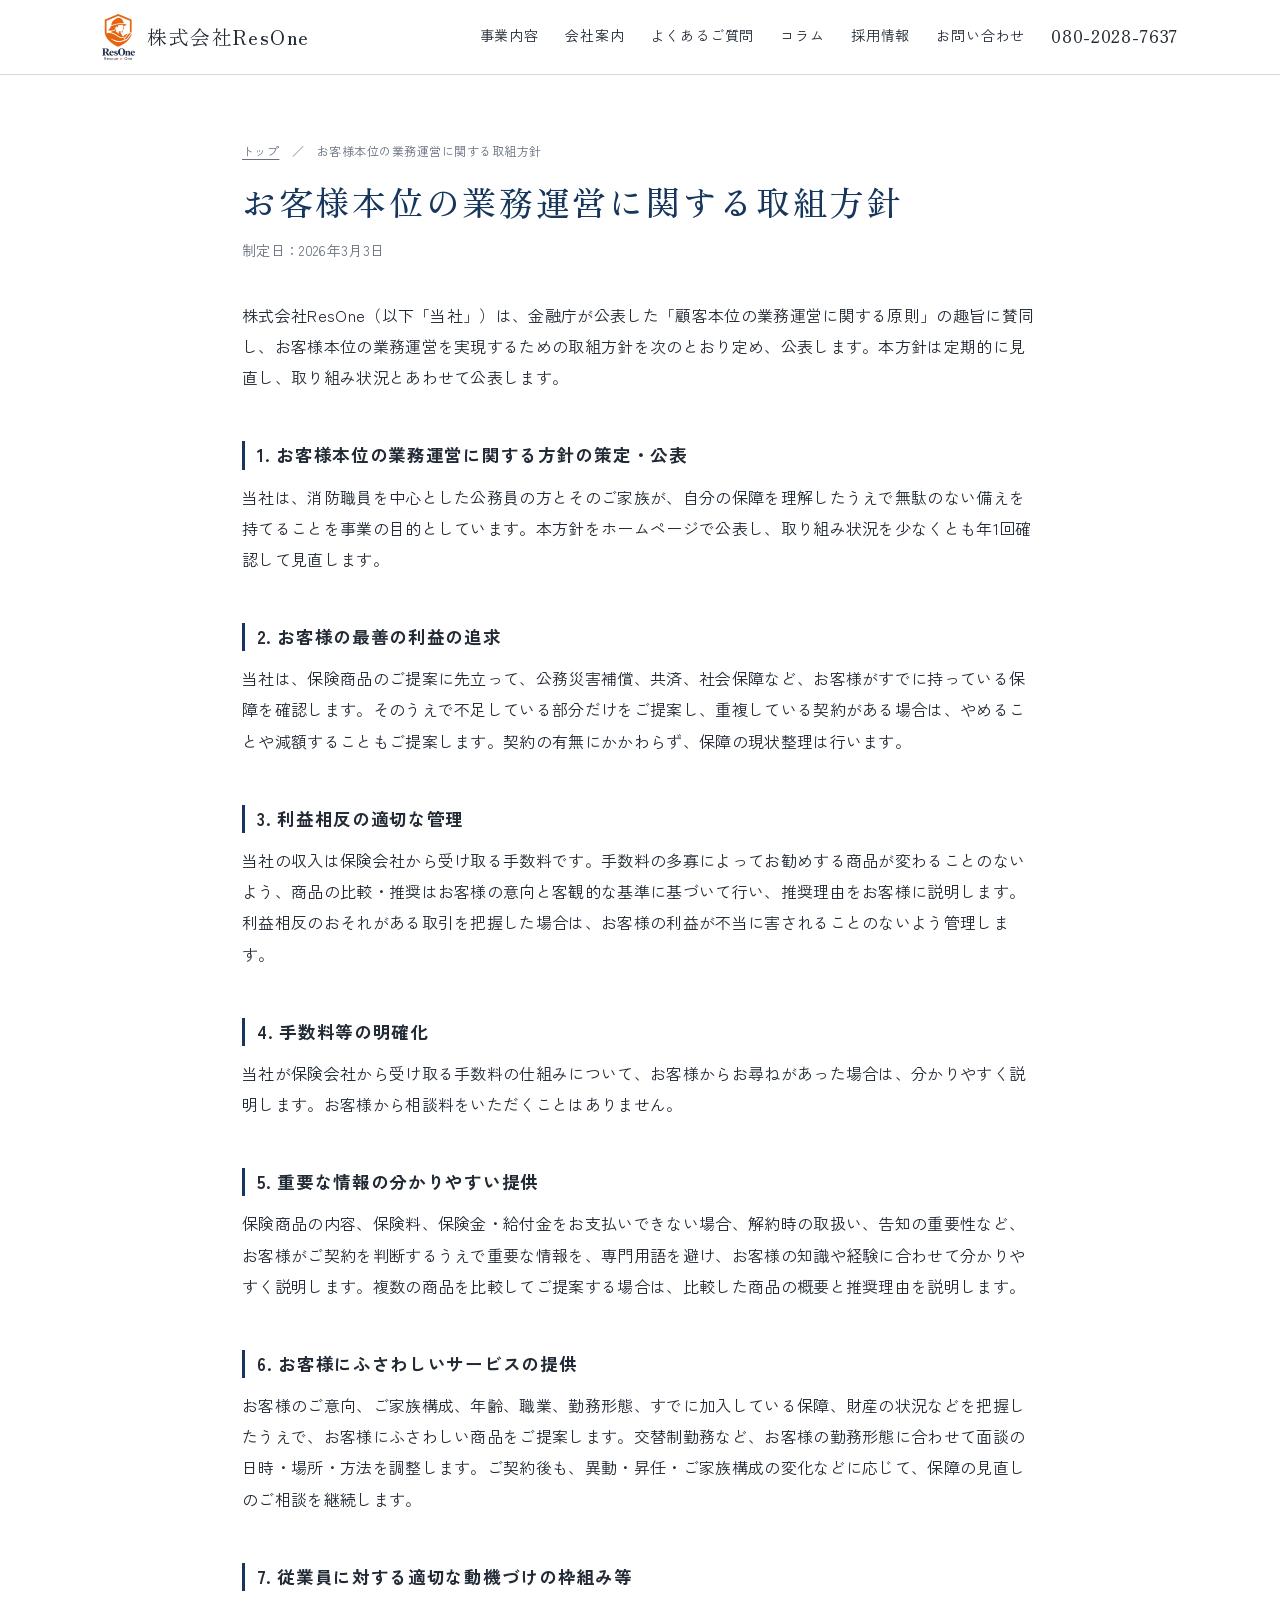
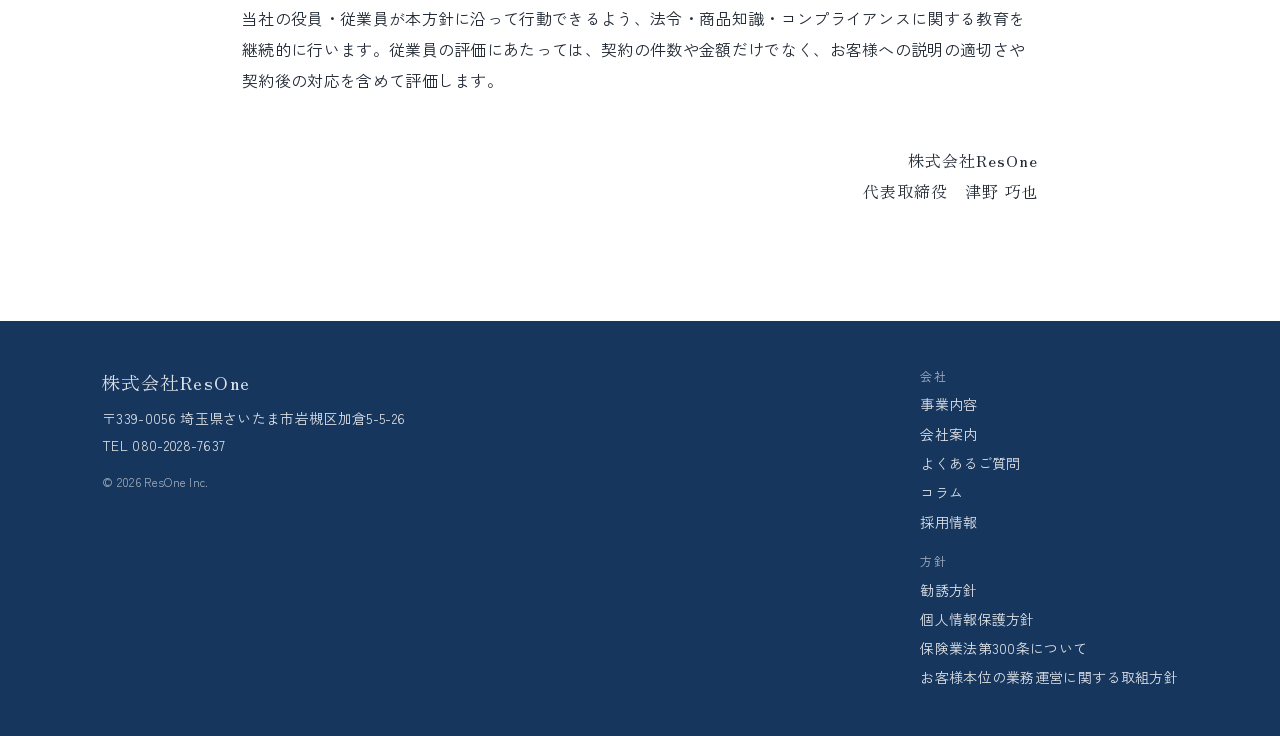
<file: fd-policy.html>
<!DOCTYPE html>
<html lang="ja">
<head>
<meta charset="utf-8">
<script async src="https://www.googletagmanager.com/gtag/js?id=GTM-N444VVWL"></script>
<script>
  window.dataLayer = window.dataLayer || [];
  function gtag(){dataLayer.push(arguments);}
  gtag('js', new Date());
</script>
<meta name="viewport" content="width=device-width, initial-scale=1, viewport-fit=cover">
<title>お客様本位の業務運営に関する取組方針｜株式会社ResOne</title>
<meta name="description" content="株式会社ResOneのお客様本位の業務運営に関する取組方針です。">
<link rel="canonical" href="https://res-1.com/fd-policy.html">
<link rel="icon" href="favicon.ico" sizes="48x48">
<link rel="icon" type="image/png" sizes="96x96" href="img/favicon-96.png">
<link rel="icon" type="image/png" sizes="192x192" href="img/favicon-192.png">
<link rel="apple-touch-icon" href="img/apple-touch-icon.png">
<meta property="og:type" content="website">
<meta property="og:site_name" content="株式会社ResOne">
<meta property="og:title" content="お客様本位の業務運営に関する取組方針｜株式会社ResOne">
<meta property="og:description" content="株式会社ResOneのお客様本位の業務運営に関する取組方針です。">
<meta property="og:url" content="https://res-1.com/fd-policy.html">
<meta property="og:image" content="https://res-1.com/img/og.jpg">
<meta property="og:image:width" content="1200">
<meta property="og:image:height" content="630">
<meta property="og:locale" content="ja_JP">
<meta name="twitter:card" content="summary_large_image">
<link rel="preconnect" href="https://fonts.googleapis.com">
<link rel="preconnect" href="https://fonts.gstatic.com" crossorigin>
<link rel="stylesheet" href="https://fonts.googleapis.com/css2?family=Zen+Kaku+Gothic+New:wght@400;500;700&family=Zen+Old+Mincho:wght@500;700&display=swap">
<link rel="stylesheet" href="css/site.css?v=20261126">
<script>document.documentElement.className+=' js'</script>
</head>
<body>

<header class="hd">
  <div class="in">
    <a class="logo" href="index.html" aria-label="株式会社ResOne トップ">
      <img src="img/logo-s.webp" alt="ResOne" width="132" height="184">
      <span class="n">株式会社ResOne</span>
    </a>
    <button class="menu-btn" type="button" aria-expanded="false" aria-controls="gnav" aria-label="メニューを開く"><span></span><span></span><span></span></button>
    <nav class="gnav" id="gnav" aria-label="メニュー">
      <a href="service.html">事業内容</a>
      <a href="about.html">会社案内</a>
      <a href="faq.html">よくあるご質問</a>
      <a href="column.html">コラム</a>
      <a href="recruit.html">採用情報</a>
      <a href="index.html#contact">お問い合わせ</a>
      <a class="tel" href="tel:080-2028-7637">080-2028-7637</a>
      <a class="nav-line" href="https://lin.ee/uGL222C" target="_blank" rel="noopener">LINEで相談する</a>
    </nav>
  </div>
</header>
<main class="doc">
<div class="in narrow">
<p class="crumb"><a href="index.html">トップ</a>　／　お客様本位の業務運営に関する取組方針</p>
<h1>お客様本位の<wbr>業務運営に<wbr>関する<wbr>取組方針</h1>
<p class="date">制定日：2026年3月3日</p>
<p>株式会社ResOne（以下「当社」）は、金融庁が公表した「顧客本位の業務運営に関する原則」の趣旨に賛同し、お客様本位の業務運営を実現するための取組方針を次のとおり定め、公表します。本方針は定期的に見直し、取り組み状況とあわせて公表します。</p>

<h2>1. お客様本位の<wbr>業務運営に<wbr>関する<wbr>方針の<wbr>策定・公表</h2>
<p>当社は、消防職員を中心とした公務員の方とそのご家族が、自分の保障を理解したうえで無駄のない備えを持てることを事業の目的としています。本方針をホームページで公表し、取り組み状況を少なくとも年1回確認して見直します。</p>

<h2>2. お客様の<wbr>最善の<wbr>利益の<wbr>追求</h2>
<p>当社は、保険商品のご提案に先立って、公務災害補償、共済、社会保障など、お客様がすでに持っている保障を確認します。そのうえで不足している部分だけをご提案し、重複している契約がある場合は、やめることや減額することもご提案します。契約の有無にかかわらず、保障の現状整理は行います。</p>

<h2>3. 利益相反の<wbr>適切な<wbr>管理</h2>
<p>当社の収入は保険会社から受け取る手数料です。手数料の多寡によってお勧めする商品が変わることのないよう、商品の比較・推奨はお客様の意向と客観的な基準に基づいて行い、推奨理由をお客様に説明します。利益相反のおそれがある取引を把握した場合は、お客様の利益が不当に害されることのないよう管理します。</p>

<h2>4. 手数料等の<wbr>明確化</h2>
<p>当社が保険会社から受け取る手数料の仕組みについて、お客様からお尋ねがあった場合は、分かりやすく説明します。お客様から相談料をいただくことはありません。</p>

<h2>5. 重要な<wbr>情報の<wbr>分かりやすい<wbr>提供</h2>
<p>保険商品の内容、保険料、保険金・給付金をお支払いできない場合、解約時の取扱い、告知の重要性など、お客様がご契約を判断するうえで重要な情報を、専門用語を避け、お客様の知識や経験に合わせて分かりやすく説明します。複数の商品を比較してご提案する場合は、比較した商品の概要と推奨理由を説明します。</p>

<h2>6. お客様に<wbr>ふさわしい<wbr>サービスの<wbr>提供</h2>
<p>お客様のご意向、ご家族構成、年齢、職業、勤務形態、すでに加入している保障、財産の状況などを把握したうえで、お客様にふさわしい商品をご提案します。交替制勤務など、お客様の勤務形態に合わせて面談の日時・場所・方法を調整します。ご契約後も、異動・昇任・ご家族構成の変化などに応じて、保障の見直しのご相談を継続します。</p>

<h2>7. 従業員に<wbr>対する<wbr>適切な<wbr>動機づけの<wbr>枠組み等</h2>
<p>当社の役員・従業員が本方針に沿って行動できるよう、法令・商品知識・コンプライアンスに関する教育を継続的に行います。従業員の評価にあたっては、契約の件数や金額だけでなく、お客様への説明の適切さや契約後の対応を含めて評価します。</p>

<p class="sign">株式会社ResOne<br>代表取締役　津野 巧也</p>
</div>
</main>

<footer class="ft">
  <div class="in">
    <div>
      <p class="nm">株式会社ResOne</p>
      <p>〒339-0056 埼玉県さいたま市岩槻区加倉5-5-26<br>TEL 080-2028-7637</p>
      <p class="cp">© 2026 ResOne Inc.</p>
    </div>
    <div class="pol">
      <p class="pl">会社</p>
      <ul>
        <li><a href="service.html">事業内容</a></li>
        <li><a href="about.html">会社案内</a></li>
        <li><a href="faq.html">よくあるご質問</a></li>
        <li><a href="column.html">コラム</a></li>
        <li><a href="recruit.html">採用情報</a></li>
      </ul>
      <p class="pl" style="margin-top:14px">方針</p>
      <ul>
        <li><a href="kanyu-hoshin.html">勧誘方針</a></li>
        <li><a href="privacy.html">個人情報保護方針</a></li>
        <li><a href="hokengyoho300.html">保険業法第300条について</a></li>
        <li><a href="fd-policy.html">お客様本位の業務運営に関する取組方針</a></li>
      </ul>
    </div>
  </div>
</footer>
<div class="cta-bar" aria-label="お問い合わせ">
  <a href="https://lin.ee/uGL222C" class="c1" target="_blank" rel="noopener">LINEで相談する</a>
  <a href="tel:080-2028-7637" class="c2">電話する</a>
</div>
<script src="js/site.js?v=20261126" defer></script>
</body>
</html>
</file>
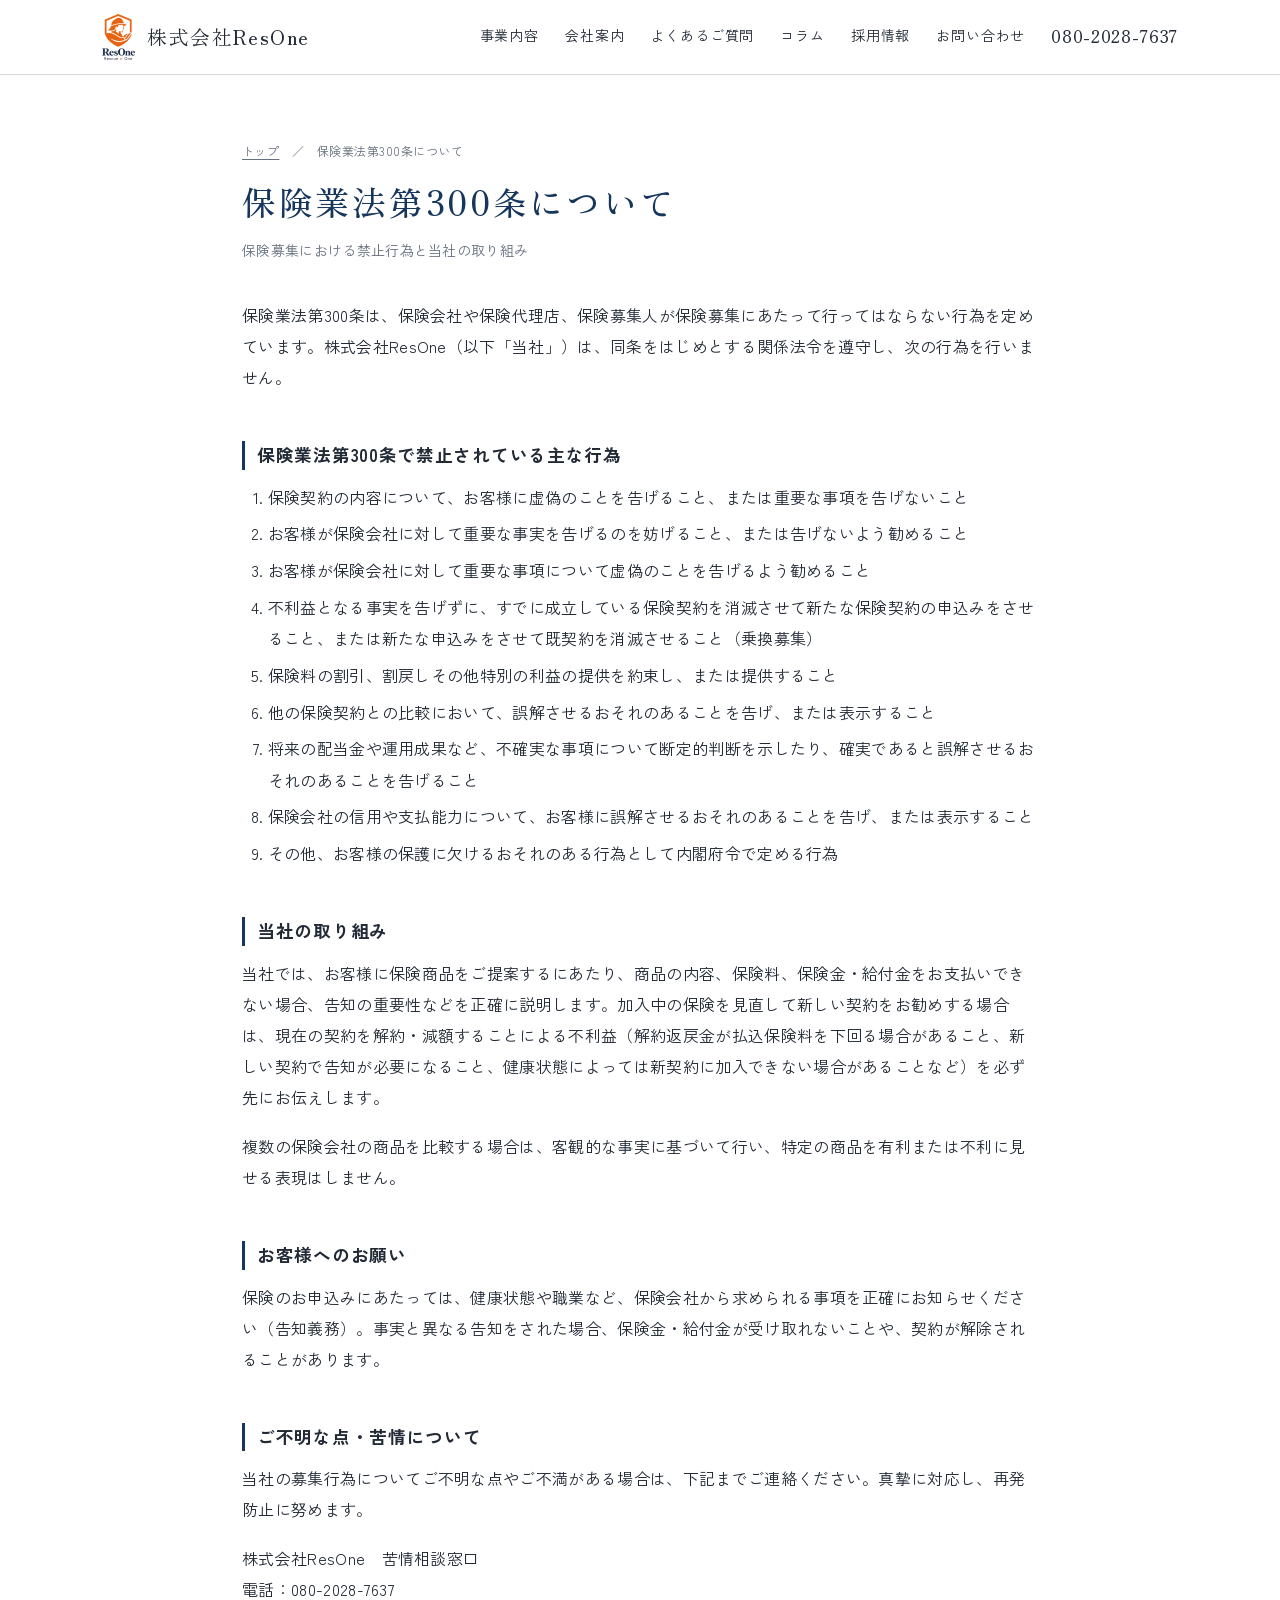
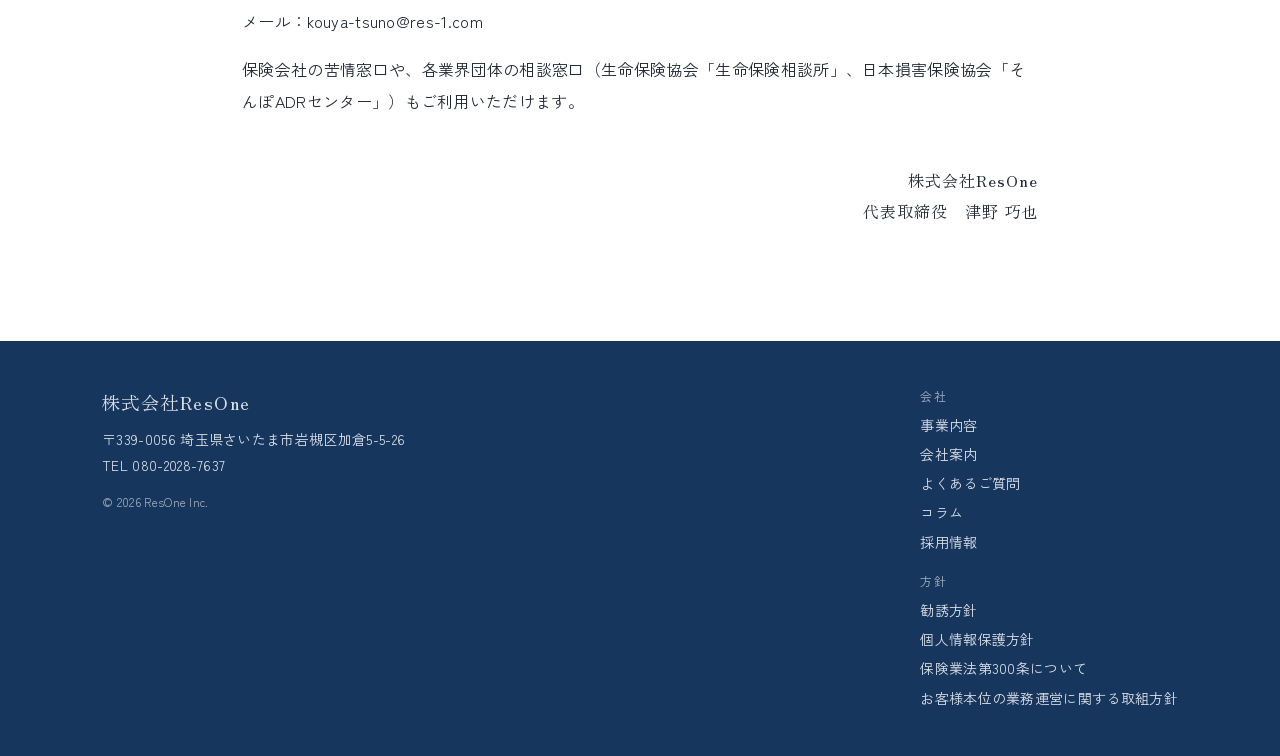
<file: hokengyoho300.html>
<!DOCTYPE html>
<html lang="ja">
<head>
<meta charset="utf-8">
<script async src="https://www.googletagmanager.com/gtag/js?id=GTM-N444VVWL"></script>
<script>
  window.dataLayer = window.dataLayer || [];
  function gtag(){dataLayer.push(arguments);}
  gtag('js', new Date());
</script>
<meta name="viewport" content="width=device-width, initial-scale=1, viewport-fit=cover">
<title>保険業法第300条について｜株式会社ResOne</title>
<meta name="description" content="保険業法第300条で禁止されている募集行為と、株式会社ResOneの取り組みについて。">
<link rel="canonical" href="https://res-1.com/hokengyoho300.html">
<link rel="icon" href="favicon.ico" sizes="48x48">
<link rel="icon" type="image/png" sizes="96x96" href="img/favicon-96.png">
<link rel="icon" type="image/png" sizes="192x192" href="img/favicon-192.png">
<link rel="apple-touch-icon" href="img/apple-touch-icon.png">
<meta property="og:type" content="website">
<meta property="og:site_name" content="株式会社ResOne">
<meta property="og:title" content="保険業法第300条について｜株式会社ResOne">
<meta property="og:description" content="保険業法第300条で禁止されている募集行為と、株式会社ResOneの取り組みについて。">
<meta property="og:url" content="https://res-1.com/hokengyoho300.html">
<meta property="og:image" content="https://res-1.com/img/og.jpg">
<meta property="og:image:width" content="1200">
<meta property="og:image:height" content="630">
<meta property="og:locale" content="ja_JP">
<meta name="twitter:card" content="summary_large_image">
<link rel="preconnect" href="https://fonts.googleapis.com">
<link rel="preconnect" href="https://fonts.gstatic.com" crossorigin>
<link rel="stylesheet" href="https://fonts.googleapis.com/css2?family=Zen+Kaku+Gothic+New:wght@400;500;700&family=Zen+Old+Mincho:wght@500;700&display=swap">
<link rel="stylesheet" href="css/site.css?v=20261126">
<script>document.documentElement.className+=' js'</script>
</head>
<body>

<header class="hd">
  <div class="in">
    <a class="logo" href="index.html" aria-label="株式会社ResOne トップ">
      <img src="img/logo-s.webp" alt="ResOne" width="132" height="184">
      <span class="n">株式会社ResOne</span>
    </a>
    <button class="menu-btn" type="button" aria-expanded="false" aria-controls="gnav" aria-label="メニューを開く"><span></span><span></span><span></span></button>
    <nav class="gnav" id="gnav" aria-label="メニュー">
      <a href="service.html">事業内容</a>
      <a href="about.html">会社案内</a>
      <a href="faq.html">よくあるご質問</a>
      <a href="column.html">コラム</a>
      <a href="recruit.html">採用情報</a>
      <a href="index.html#contact">お問い合わせ</a>
      <a class="tel" href="tel:080-2028-7637">080-2028-7637</a>
      <a class="nav-line" href="https://lin.ee/uGL222C" target="_blank" rel="noopener">LINEで相談する</a>
    </nav>
  </div>
</header>
<main class="doc">
<div class="in narrow">
<p class="crumb"><a href="index.html">トップ</a>　／　保険業法第300条について</p>
<h1>保険業法第300条に<wbr>ついて</h1>
<p class="date">保険募集における禁止行為と当社の取り組み</p>
<p>保険業法第300条は、保険会社や保険代理店、保険募集人が保険募集にあたって行ってはならない行為を定めています。株式会社ResOne（以下「当社」）は、同条をはじめとする関係法令を遵守し、次の行為を行いません。</p>

<h2>保険業法第300条で<wbr>禁止されている<wbr>主な<wbr>行為</h2>
<ol>
<li>保険契約の内容について、お客様に虚偽のことを告げること、または重要な事項を告げないこと</li>
<li>お客様が保険会社に対して重要な事実を告げるのを妨げること、または告げないよう勧めること</li>
<li>お客様が保険会社に対して重要な事項について虚偽のことを告げるよう勧めること</li>
<li>不利益となる事実を告げずに、すでに成立している保険契約を消滅させて新たな保険契約の申込みをさせること、または新たな申込みをさせて既契約を消滅させること（乗換募集）</li>
<li>保険料の割引、割戻しその他特別の利益の提供を約束し、または提供すること</li>
<li>他の保険契約との比較において、誤解させるおそれのあることを告げ、または表示すること</li>
<li>将来の配当金や運用成果など、不確実な事項について断定的判断を示したり、確実であると誤解させるおそれのあることを告げること</li>
<li>保険会社の信用や支払能力について、お客様に誤解させるおそれのあることを告げ、または表示すること</li>
<li>その他、お客様の保護に欠けるおそれのある行為として内閣府令で定める行為</li>
</ol>

<h2>当社の<wbr>取り組み</h2>
<p>当社では、お客様に保険商品をご提案するにあたり、商品の内容、保険料、保険金・給付金をお支払いできない場合、告知の重要性などを正確に説明します。加入中の保険を見直して新しい契約をお勧めする場合は、現在の契約を解約・減額することによる不利益（解約返戻金が払込保険料を下回る場合があること、新しい契約で告知が必要になること、健康状態によっては新契約に加入できない場合があることなど）を必ず先にお伝えします。</p>
<p>複数の保険会社の商品を比較する場合は、客観的な事実に基づいて行い、特定の商品を有利または不利に見せる表現はしません。</p>

<h2>お客様への<wbr>お願い</h2>
<p>保険のお申込みにあたっては、健康状態や職業など、保険会社から求められる事項を正確にお知らせください（告知義務）。事実と異なる告知をされた場合、保険金・給付金が受け取れないことや、契約が解除されることがあります。</p>

<h2>ご不明な<wbr>点・苦情に<wbr>ついて</h2>
<p>当社の募集行為についてご不明な点やご不満がある場合は、下記までご連絡ください。真摯に対応し、再発防止に努めます。</p>
<p>株式会社ResOne　苦情相談窓口<br>電話：080-2028-7637<br>メール：kouya-tsuno@res-1.com</p>
<p>保険会社の苦情窓口や、各業界団体の相談窓口（生命保険協会「生命保険相談所」、日本損害保険協会「そんぽADRセンター」）もご利用いただけます。</p>

<p class="sign">株式会社ResOne<br>代表取締役　津野 巧也</p>
</div>
</main>

<footer class="ft">
  <div class="in">
    <div>
      <p class="nm">株式会社ResOne</p>
      <p>〒339-0056 埼玉県さいたま市岩槻区加倉5-5-26<br>TEL 080-2028-7637</p>
      <p class="cp">© 2026 ResOne Inc.</p>
    </div>
    <div class="pol">
      <p class="pl">会社</p>
      <ul>
        <li><a href="service.html">事業内容</a></li>
        <li><a href="about.html">会社案内</a></li>
        <li><a href="faq.html">よくあるご質問</a></li>
        <li><a href="column.html">コラム</a></li>
        <li><a href="recruit.html">採用情報</a></li>
      </ul>
      <p class="pl" style="margin-top:14px">方針</p>
      <ul>
        <li><a href="kanyu-hoshin.html">勧誘方針</a></li>
        <li><a href="privacy.html">個人情報保護方針</a></li>
        <li><a href="hokengyoho300.html">保険業法第300条について</a></li>
        <li><a href="fd-policy.html">お客様本位の業務運営に関する取組方針</a></li>
      </ul>
    </div>
  </div>
</footer>
<div class="cta-bar" aria-label="お問い合わせ">
  <a href="https://lin.ee/uGL222C" class="c1" target="_blank" rel="noopener">LINEで相談する</a>
  <a href="tel:080-2028-7637" class="c2">電話する</a>
</div>
<script src="js/site.js?v=20261126" defer></script>
</body>
</html>
</file>
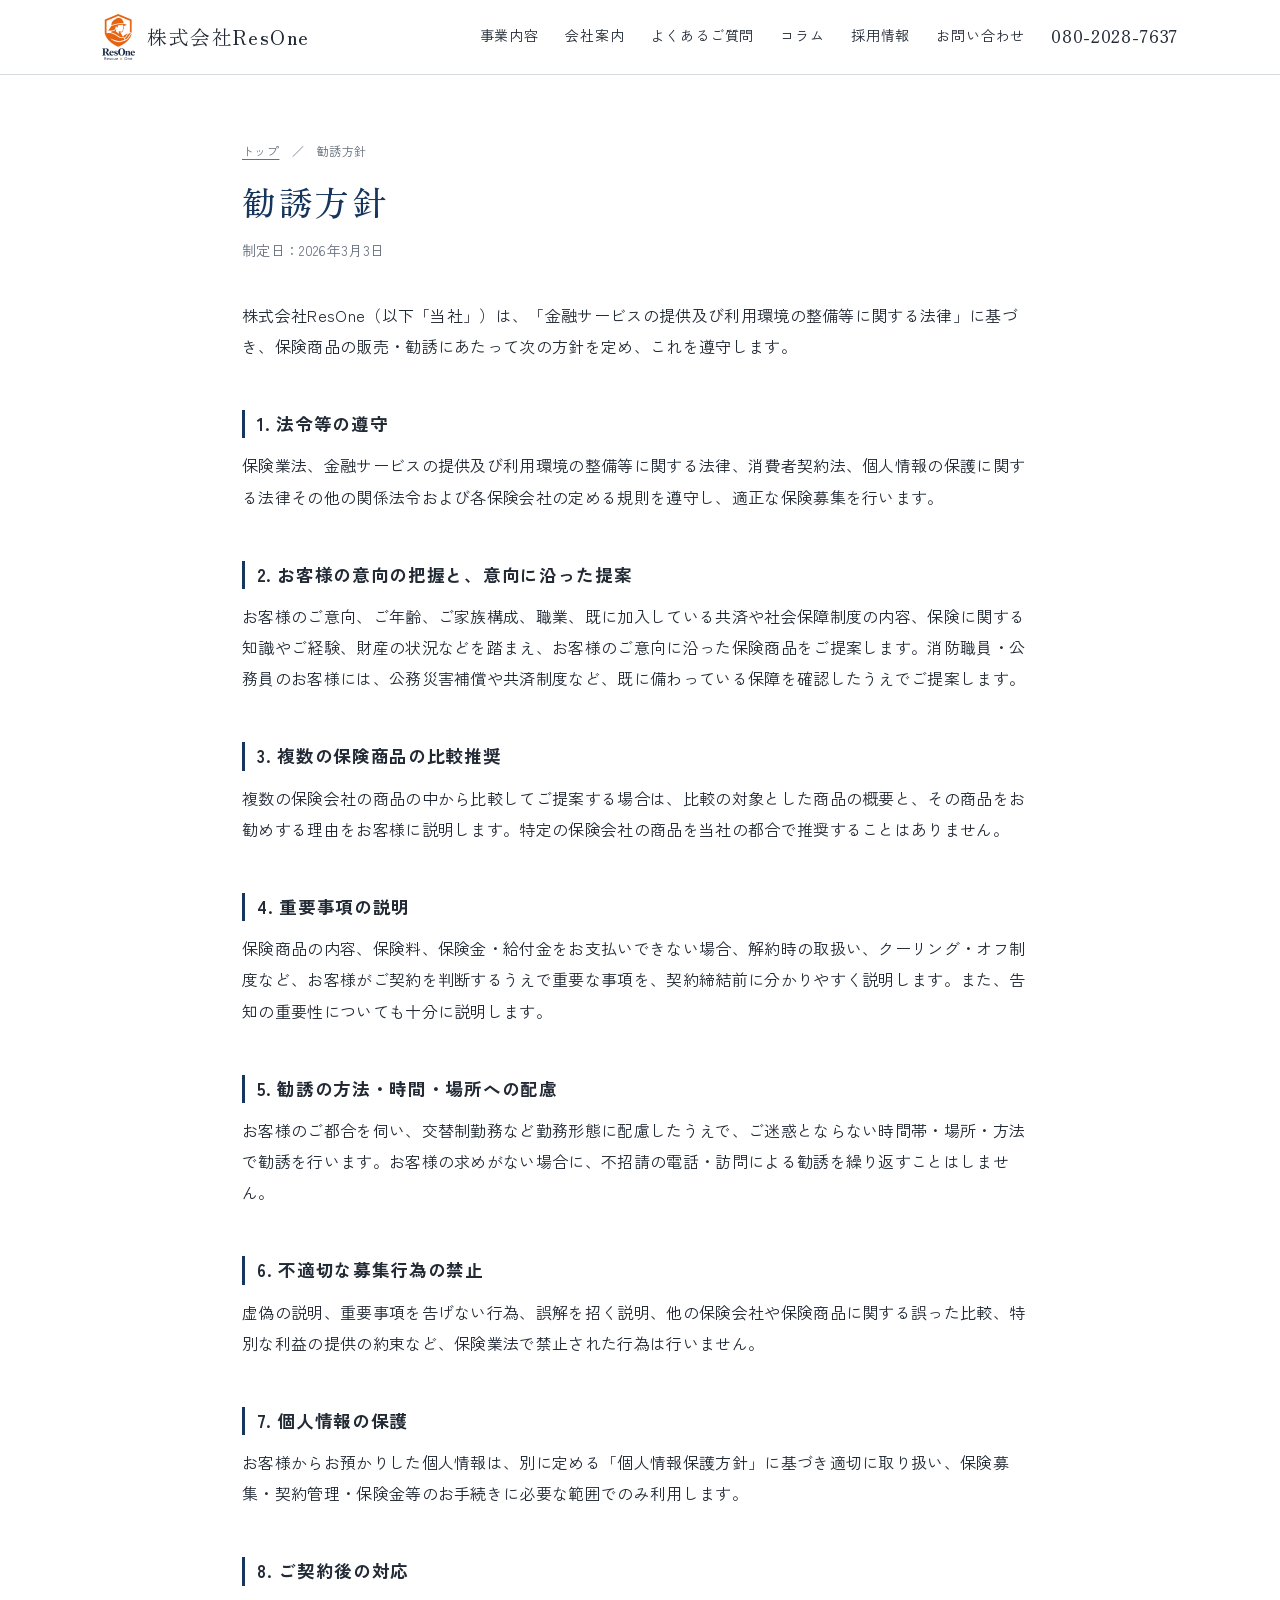
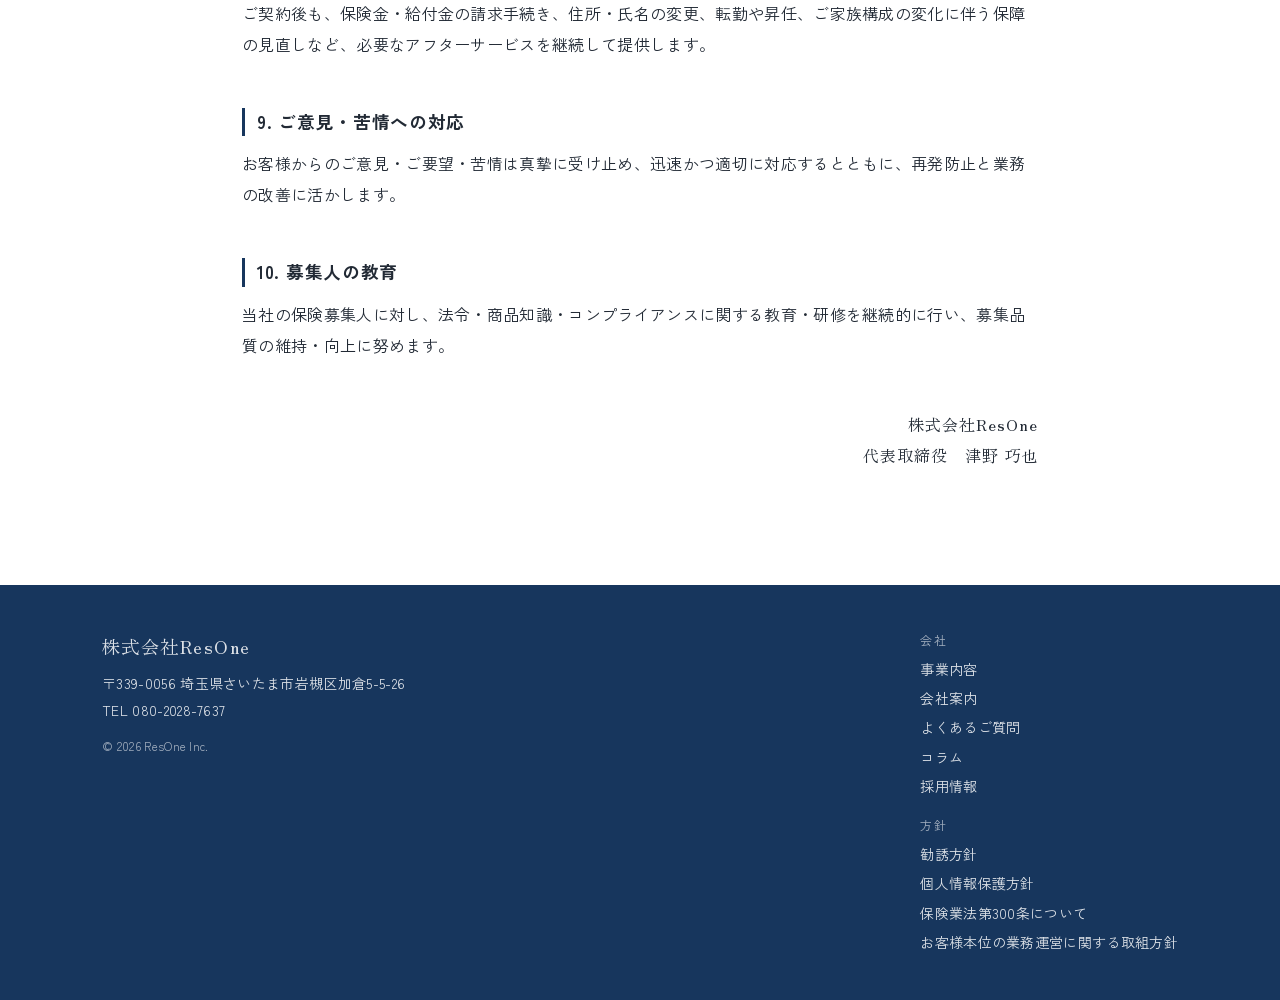
<file: kanyu-hoshin.html>
<!DOCTYPE html>
<html lang="ja">
<head>
<meta charset="utf-8">
<script async src="https://www.googletagmanager.com/gtag/js?id=GTM-N444VVWL"></script>
<script>
  window.dataLayer = window.dataLayer || [];
  function gtag(){dataLayer.push(arguments);}
  gtag('js', new Date());
</script>
<meta name="viewport" content="width=device-width, initial-scale=1, viewport-fit=cover">
<title>勧誘方針｜株式会社ResOne</title>
<meta name="description" content="株式会社ResOneの勧誘方針です。">
<link rel="canonical" href="https://res-1.com/kanyu-hoshin.html">
<link rel="icon" href="favicon.ico" sizes="48x48">
<link rel="icon" type="image/png" sizes="96x96" href="img/favicon-96.png">
<link rel="icon" type="image/png" sizes="192x192" href="img/favicon-192.png">
<link rel="apple-touch-icon" href="img/apple-touch-icon.png">
<meta property="og:type" content="website">
<meta property="og:site_name" content="株式会社ResOne">
<meta property="og:title" content="勧誘方針｜株式会社ResOne">
<meta property="og:description" content="株式会社ResOneの勧誘方針です。">
<meta property="og:url" content="https://res-1.com/kanyu-hoshin.html">
<meta property="og:image" content="https://res-1.com/img/og.jpg">
<meta property="og:image:width" content="1200">
<meta property="og:image:height" content="630">
<meta property="og:locale" content="ja_JP">
<meta name="twitter:card" content="summary_large_image">
<link rel="preconnect" href="https://fonts.googleapis.com">
<link rel="preconnect" href="https://fonts.gstatic.com" crossorigin>
<link rel="stylesheet" href="https://fonts.googleapis.com/css2?family=Zen+Kaku+Gothic+New:wght@400;500;700&family=Zen+Old+Mincho:wght@500;700&display=swap">
<link rel="stylesheet" href="css/site.css?v=20261126">
<script>document.documentElement.className+=' js'</script>
</head>
<body>

<header class="hd">
  <div class="in">
    <a class="logo" href="index.html" aria-label="株式会社ResOne トップ">
      <img src="img/logo-s.webp" alt="ResOne" width="132" height="184">
      <span class="n">株式会社ResOne</span>
    </a>
    <button class="menu-btn" type="button" aria-expanded="false" aria-controls="gnav" aria-label="メニューを開く"><span></span><span></span><span></span></button>
    <nav class="gnav" id="gnav" aria-label="メニュー">
      <a href="service.html">事業内容</a>
      <a href="about.html">会社案内</a>
      <a href="faq.html">よくあるご質問</a>
      <a href="column.html">コラム</a>
      <a href="recruit.html">採用情報</a>
      <a href="index.html#contact">お問い合わせ</a>
      <a class="tel" href="tel:080-2028-7637">080-2028-7637</a>
      <a class="nav-line" href="https://lin.ee/uGL222C" target="_blank" rel="noopener">LINEで相談する</a>
    </nav>
  </div>
</header>
<main class="doc">
<div class="in narrow">
<p class="crumb"><a href="index.html">トップ</a>　／　勧誘方針</p>
<h1>勧誘方針</h1>
<p class="date">制定日：2026年3月3日</p>
<p>株式会社ResOne（以下「当社」）は、「金融サービスの提供及び利用環境の整備等に関する法律」に基づき、保険商品の販売・勧誘にあたって次の方針を定め、これを遵守します。</p>

<h2>1. 法令等の<wbr>遵守</h2>
<p>保険業法、金融サービスの提供及び利用環境の整備等に関する法律、消費者契約法、個人情報の保護に関する法律その他の関係法令および各保険会社の定める規則を遵守し、適正な保険募集を行います。</p>

<h2>2. お客様の<wbr>意向の<wbr>把握と、<wbr>意向に<wbr>沿った<wbr>提案</h2>
<p>お客様のご意向、ご年齢、ご家族構成、職業、既に加入している共済や社会保障制度の内容、保険に関する知識やご経験、財産の状況などを踏まえ、お客様のご意向に沿った保険商品をご提案します。消防職員・公務員のお客様には、公務災害補償や共済制度など、既に備わっている保障を確認したうえでご提案します。</p>

<h2>3. 複数の<wbr>保険商品の<wbr>比較推奨</h2>
<p>複数の保険会社の商品の中から比較してご提案する場合は、比較の対象とした商品の概要と、その商品をお勧めする理由をお客様に説明します。特定の保険会社の商品を当社の都合で推奨することはありません。</p>

<h2>4. 重要事項の<wbr>説明</h2>
<p>保険商品の内容、保険料、保険金・給付金をお支払いできない場合、解約時の取扱い、クーリング・オフ制度など、お客様がご契約を判断するうえで重要な事項を、契約締結前に分かりやすく説明します。また、告知の重要性についても十分に説明します。</p>

<h2>5. 勧誘の<wbr>方法・<wbr>時間・場所への<wbr>配慮</h2>
<p>お客様のご都合を伺い、交替制勤務など勤務形態に配慮したうえで、ご迷惑とならない時間帯・場所・方法で勧誘を行います。お客様の求めがない場合に、不招請の電話・訪問による勧誘を繰り返すことはしません。</p>

<h2>6. 不適切な<wbr>募集行為の<wbr>禁止</h2>
<p>虚偽の説明、重要事項を告げない行為、誤解を招く説明、他の保険会社や保険商品に関する誤った比較、特別な利益の提供の約束など、保険業法で禁止された行為は行いません。</p>

<h2>7. 個人情報の<wbr>保護</h2>
<p>お客様からお預かりした個人情報は、別に定める「個人情報保護方針」に基づき適切に取り扱い、保険募集・契約管理・保険金等のお手続きに必要な範囲でのみ利用します。</p>

<h2>8. ご契約後の<wbr>対応</h2>
<p>ご契約後も、保険金・給付金の請求手続き、住所・氏名の変更、転勤や昇任、ご家族構成の変化に伴う保障の見直しなど、必要なアフターサービスを継続して提供します。</p>

<h2>9. ご意見・苦情への<wbr>対応</h2>
<p>お客様からのご意見・ご要望・苦情は真摯に受け止め、迅速かつ適切に対応するとともに、再発防止と業務の改善に活かします。</p>

<h2>10. 募集人の<wbr>教育</h2>
<p>当社の保険募集人に対し、法令・商品知識・コンプライアンスに関する教育・研修を継続的に行い、募集品質の維持・向上に努めます。</p>

<p class="sign">株式会社ResOne<br>代表取締役　津野 巧也</p>
</div>
</main>

<footer class="ft">
  <div class="in">
    <div>
      <p class="nm">株式会社ResOne</p>
      <p>〒339-0056 埼玉県さいたま市岩槻区加倉5-5-26<br>TEL 080-2028-7637</p>
      <p class="cp">© 2026 ResOne Inc.</p>
    </div>
    <div class="pol">
      <p class="pl">会社</p>
      <ul>
        <li><a href="service.html">事業内容</a></li>
        <li><a href="about.html">会社案内</a></li>
        <li><a href="faq.html">よくあるご質問</a></li>
        <li><a href="column.html">コラム</a></li>
        <li><a href="recruit.html">採用情報</a></li>
      </ul>
      <p class="pl" style="margin-top:14px">方針</p>
      <ul>
        <li><a href="kanyu-hoshin.html">勧誘方針</a></li>
        <li><a href="privacy.html">個人情報保護方針</a></li>
        <li><a href="hokengyoho300.html">保険業法第300条について</a></li>
        <li><a href="fd-policy.html">お客様本位の業務運営に関する取組方針</a></li>
      </ul>
    </div>
  </div>
</footer>
<div class="cta-bar" aria-label="お問い合わせ">
  <a href="https://lin.ee/uGL222C" class="c1" target="_blank" rel="noopener">LINEで相談する</a>
  <a href="tel:080-2028-7637" class="c2">電話する</a>
</div>
<script src="js/site.js?v=20261126" defer></script>
</body>
</html>
</file>
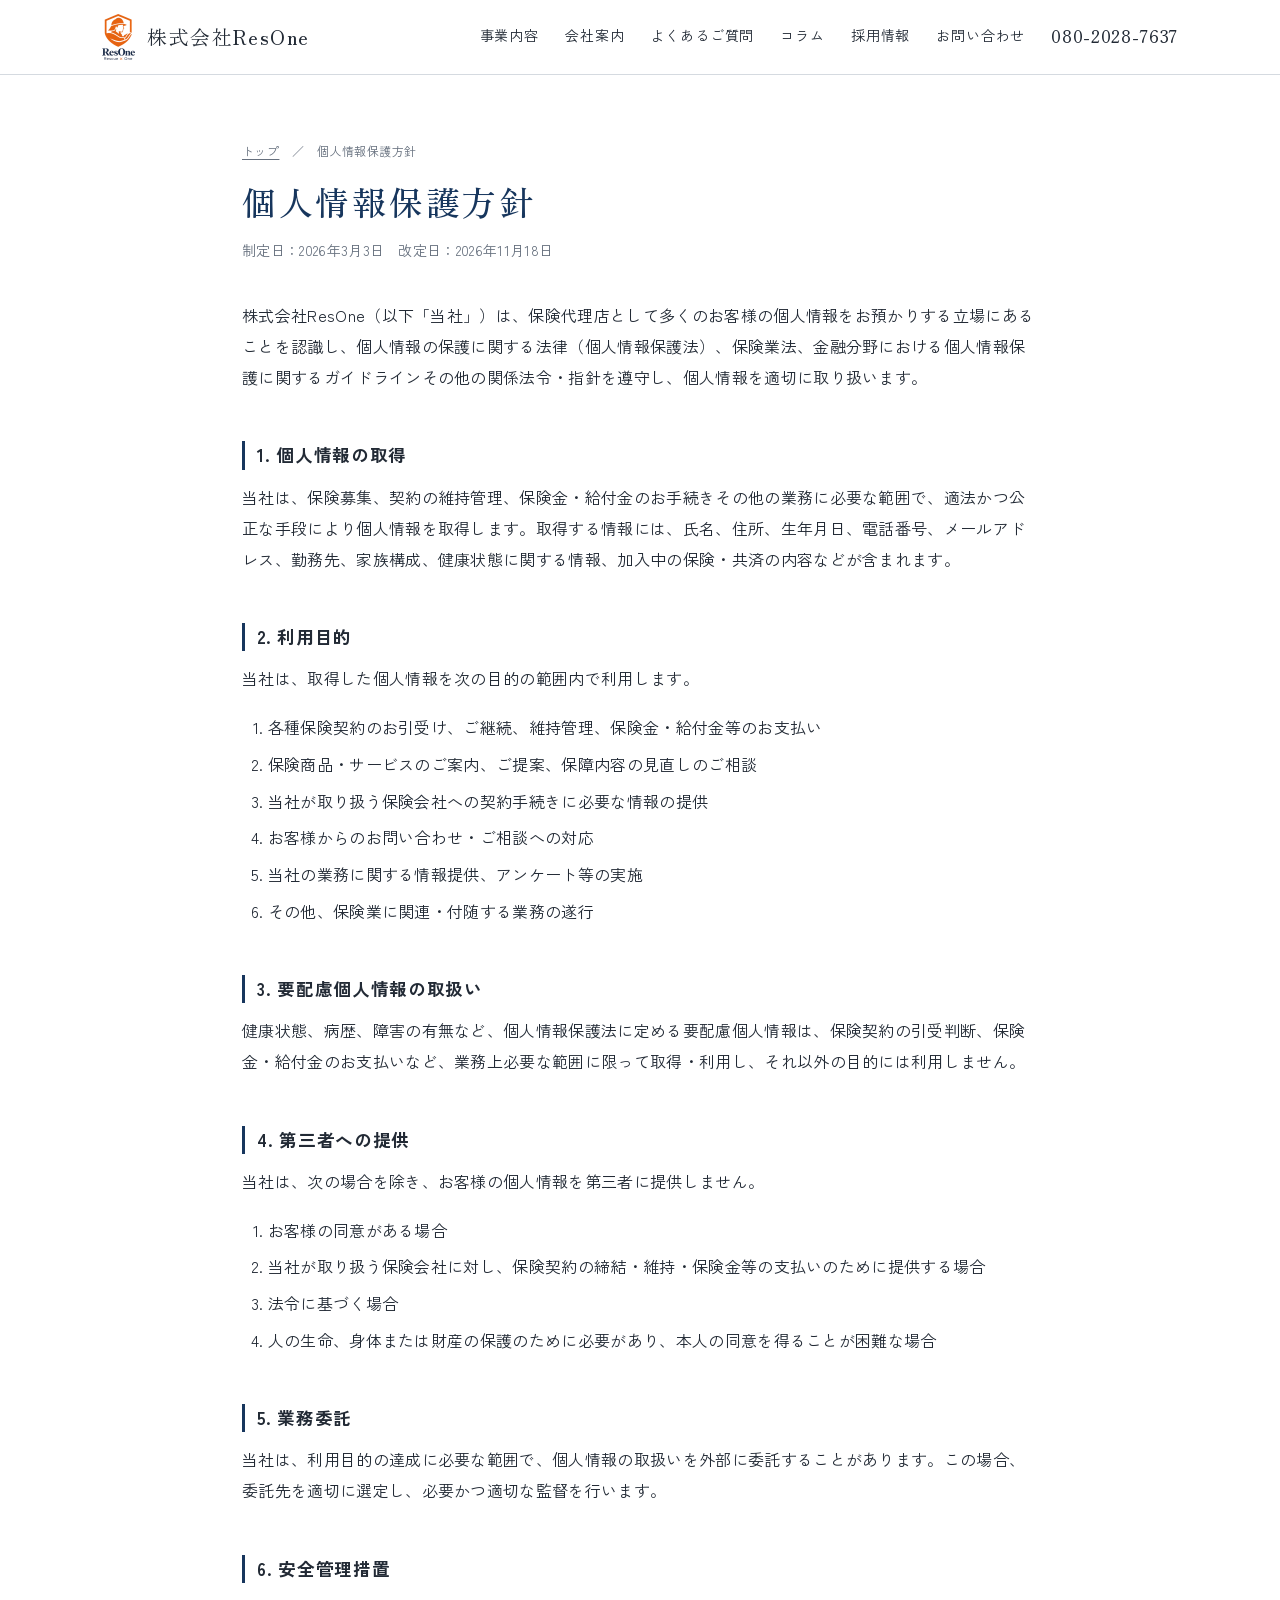
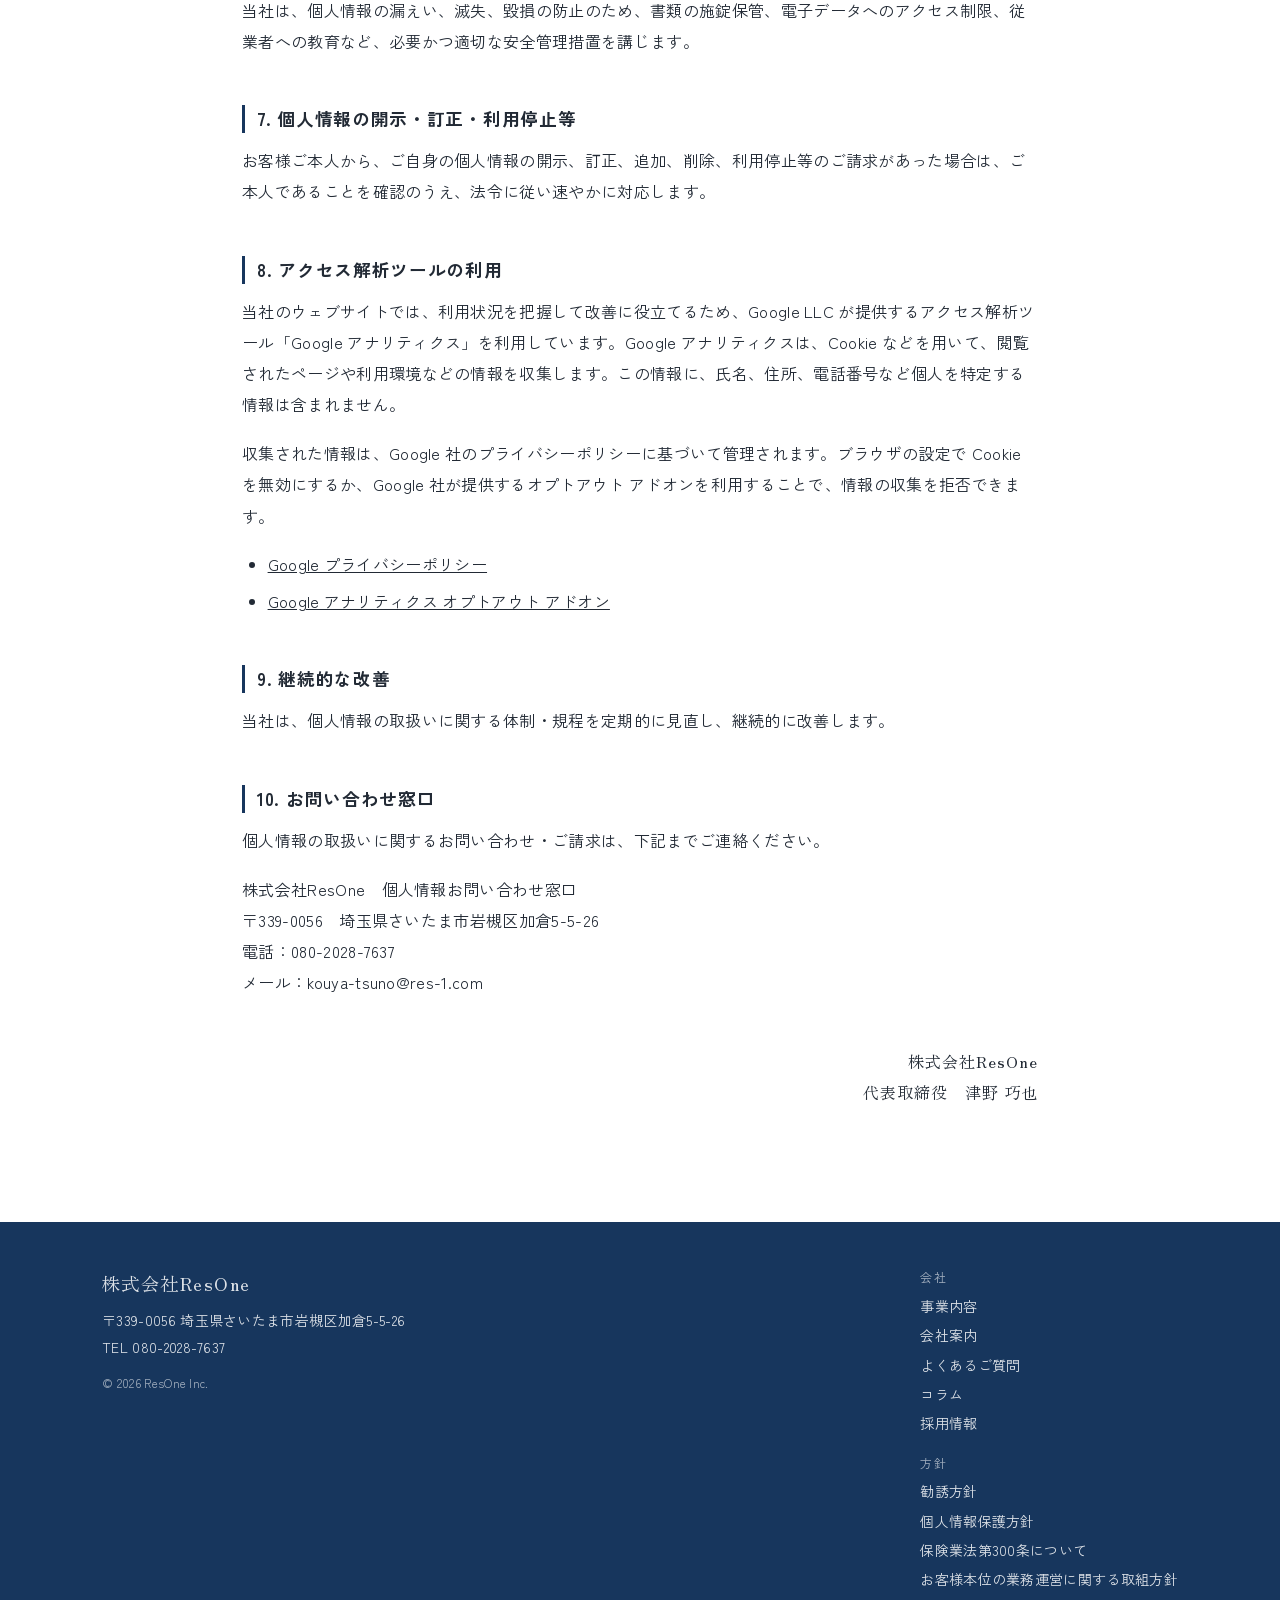
<file: privacy.html>
<!DOCTYPE html>
<html lang="ja">
<head>
<meta charset="utf-8">
<script async src="https://www.googletagmanager.com/gtag/js?id=GTM-N444VVWL"></script>
<script>
  window.dataLayer = window.dataLayer || [];
  function gtag(){dataLayer.push(arguments);}
  gtag('js', new Date());
</script>
<meta name="viewport" content="width=device-width, initial-scale=1, viewport-fit=cover">
<title>個人情報保護方針｜株式会社ResOne</title>
<meta name="description" content="株式会社ResOneの個人情報保護方針です。">
<link rel="canonical" href="https://res-1.com/privacy.html">
<link rel="icon" href="favicon.ico" sizes="48x48">
<link rel="icon" type="image/png" sizes="96x96" href="img/favicon-96.png">
<link rel="icon" type="image/png" sizes="192x192" href="img/favicon-192.png">
<link rel="apple-touch-icon" href="img/apple-touch-icon.png">
<meta property="og:type" content="website">
<meta property="og:site_name" content="株式会社ResOne">
<meta property="og:title" content="個人情報保護方針｜株式会社ResOne">
<meta property="og:description" content="株式会社ResOneの個人情報保護方針です。">
<meta property="og:url" content="https://res-1.com/privacy.html">
<meta property="og:image" content="https://res-1.com/img/og.jpg">
<meta property="og:image:width" content="1200">
<meta property="og:image:height" content="630">
<meta property="og:locale" content="ja_JP">
<meta name="twitter:card" content="summary_large_image">
<link rel="preconnect" href="https://fonts.googleapis.com">
<link rel="preconnect" href="https://fonts.gstatic.com" crossorigin>
<link rel="stylesheet" href="https://fonts.googleapis.com/css2?family=Zen+Kaku+Gothic+New:wght@400;500;700&family=Zen+Old+Mincho:wght@500;700&display=swap">
<link rel="stylesheet" href="css/site.css?v=20261126">
<script>document.documentElement.className+=' js'</script>
</head>
<body>

<header class="hd">
  <div class="in">
    <a class="logo" href="index.html" aria-label="株式会社ResOne トップ">
      <img src="img/logo-s.webp" alt="ResOne" width="132" height="184">
      <span class="n">株式会社ResOne</span>
    </a>
    <button class="menu-btn" type="button" aria-expanded="false" aria-controls="gnav" aria-label="メニューを開く"><span></span><span></span><span></span></button>
    <nav class="gnav" id="gnav" aria-label="メニュー">
      <a href="service.html">事業内容</a>
      <a href="about.html">会社案内</a>
      <a href="faq.html">よくあるご質問</a>
      <a href="column.html">コラム</a>
      <a href="recruit.html">採用情報</a>
      <a href="index.html#contact">お問い合わせ</a>
      <a class="tel" href="tel:080-2028-7637">080-2028-7637</a>
      <a class="nav-line" href="https://lin.ee/uGL222C" target="_blank" rel="noopener">LINEで相談する</a>
    </nav>
  </div>
</header>
<main class="doc">
<div class="in narrow">
<p class="crumb"><a href="index.html">トップ</a>　／　個人情報保護方針</p>
<h1>個人情報保護方針</h1>
<p class="date">制定日：2026年3月3日　改定日：2026年11月18日</p>
<p>株式会社ResOne（以下「当社」）は、保険代理店として多くのお客様の個人情報をお預かりする立場にあることを認識し、個人情報の保護に関する法律（個人情報保護法）、保険業法、金融分野における個人情報保護に関するガイドラインその他の関係法令・指針を遵守し、個人情報を適切に取り扱います。</p>

<h2>1. 個人情報の<wbr>取得</h2>
<p>当社は、保険募集、契約の維持管理、保険金・給付金のお手続きその他の業務に必要な範囲で、適法かつ公正な手段により個人情報を取得します。取得する情報には、氏名、住所、生年月日、電話番号、メールアドレス、勤務先、家族構成、健康状態に関する情報、加入中の保険・共済の内容などが含まれます。</p>

<h2>2. 利用目的</h2>
<p>当社は、取得した個人情報を次の目的の範囲内で利用します。</p>
<ol>
<li>各種保険契約のお引受け、ご継続、維持管理、保険金・給付金等のお支払い</li>
<li>保険商品・サービスのご案内、ご提案、保障内容の見直しのご相談</li>
<li>当社が取り扱う保険会社への契約手続きに必要な情報の提供</li>
<li>お客様からのお問い合わせ・ご相談への対応</li>
<li>当社の業務に関する情報提供、アンケート等の実施</li>
<li>その他、保険業に関連・付随する業務の遂行</li>
</ol>

<h2>3. 要配慮個人情報の<wbr>取扱い</h2>
<p>健康状態、病歴、障害の有無など、個人情報保護法に定める要配慮個人情報は、保険契約の引受判断、保険金・給付金のお支払いなど、業務上必要な範囲に限って取得・利用し、それ以外の目的には利用しません。</p>

<h2>4. 第三者への<wbr>提供</h2>
<p>当社は、次の場合を除き、お客様の個人情報を第三者に提供しません。</p>
<ol>
<li>お客様の同意がある場合</li>
<li>当社が取り扱う保険会社に対し、保険契約の締結・維持・保険金等の支払いのために提供する場合</li>
<li>法令に基づく場合</li>
<li>人の生命、身体または財産の保護のために必要があり、本人の同意を得ることが困難な場合</li>
</ol>

<h2>5. 業務委託</h2>
<p>当社は、利用目的の達成に必要な範囲で、個人情報の取扱いを外部に委託することがあります。この場合、委託先を適切に選定し、必要かつ適切な監督を行います。</p>

<h2>6. 安全管理措置</h2>
<p>当社は、個人情報の漏えい、滅失、毀損の防止のため、書類の施錠保管、電子データへのアクセス制限、従業者への教育など、必要かつ適切な安全管理措置を講じます。</p>

<h2>7. 個人情報の<wbr>開示・訂正・利用停止等</h2>
<p>お客様ご本人から、ご自身の個人情報の開示、訂正、追加、削除、利用停止等のご請求があった場合は、ご本人であることを確認のうえ、法令に従い速やかに対応します。</p>

<h2>8. アクセス解析ツールの<wbr>利用</h2>
<p>当社のウェブサイトでは、利用状況を把握して改善に役立てるため、Google LLC が提供するアクセス解析ツール「Google アナリティクス」を利用しています。Google アナリティクスは、Cookie などを用いて、閲覧されたページや利用環境などの情報を収集します。この情報に、氏名、住所、電話番号など個人を特定する情報は含まれません。</p>
<p>収集された情報は、Google 社のプライバシーポリシーに基づいて管理されます。ブラウザの設定で Cookie を無効にするか、Google 社が提供するオプトアウト アドオンを利用することで、情報の収集を拒否できます。</p>
<ul>
<li><a href="https://policies.google.com/privacy?hl=ja" target="_blank" rel="noopener">Google プライバシーポリシー</a></li>
<li><a href="https://tools.google.com/dlpage/gaoptout?hl=ja" target="_blank" rel="noopener">Google アナリティクス オプトアウト アドオン</a></li>
</ul>

<h2>9. 継続的な<wbr>改善</h2>
<p>当社は、個人情報の取扱いに関する体制・規程を定期的に見直し、継続的に改善します。</p>

<h2>10. お問い合わせ窓口</h2>
<p>個人情報の取扱いに関するお問い合わせ・ご請求は、下記までご連絡ください。</p>
<p>株式会社ResOne　個人情報お問い合わせ窓口<br>〒339-0056　埼玉県さいたま市岩槻区加倉5-5-26<br>電話：080-2028-7637<br>メール：kouya-tsuno@res-1.com</p>

<p class="sign">株式会社ResOne<br>代表取締役　津野 巧也</p>
</div>
</main>

<footer class="ft">
  <div class="in">
    <div>
      <p class="nm">株式会社ResOne</p>
      <p>〒339-0056 埼玉県さいたま市岩槻区加倉5-5-26<br>TEL 080-2028-7637</p>
      <p class="cp">© 2026 ResOne Inc.</p>
    </div>
    <div class="pol">
      <p class="pl">会社</p>
      <ul>
        <li><a href="service.html">事業内容</a></li>
        <li><a href="about.html">会社案内</a></li>
        <li><a href="faq.html">よくあるご質問</a></li>
        <li><a href="column.html">コラム</a></li>
        <li><a href="recruit.html">採用情報</a></li>
      </ul>
      <p class="pl" style="margin-top:14px">方針</p>
      <ul>
        <li><a href="kanyu-hoshin.html">勧誘方針</a></li>
        <li><a href="privacy.html">個人情報保護方針</a></li>
        <li><a href="hokengyoho300.html">保険業法第300条について</a></li>
        <li><a href="fd-policy.html">お客様本位の業務運営に関する取組方針</a></li>
      </ul>
    </div>
  </div>
</footer>
<div class="cta-bar" aria-label="お問い合わせ">
  <a href="https://lin.ee/uGL222C" class="c1" target="_blank" rel="noopener">LINEで相談する</a>
  <a href="tel:080-2028-7637" class="c2">電話する</a>
</div>
<script src="js/site.js?v=20261126" defer></script>
</body>
</html>
</file>
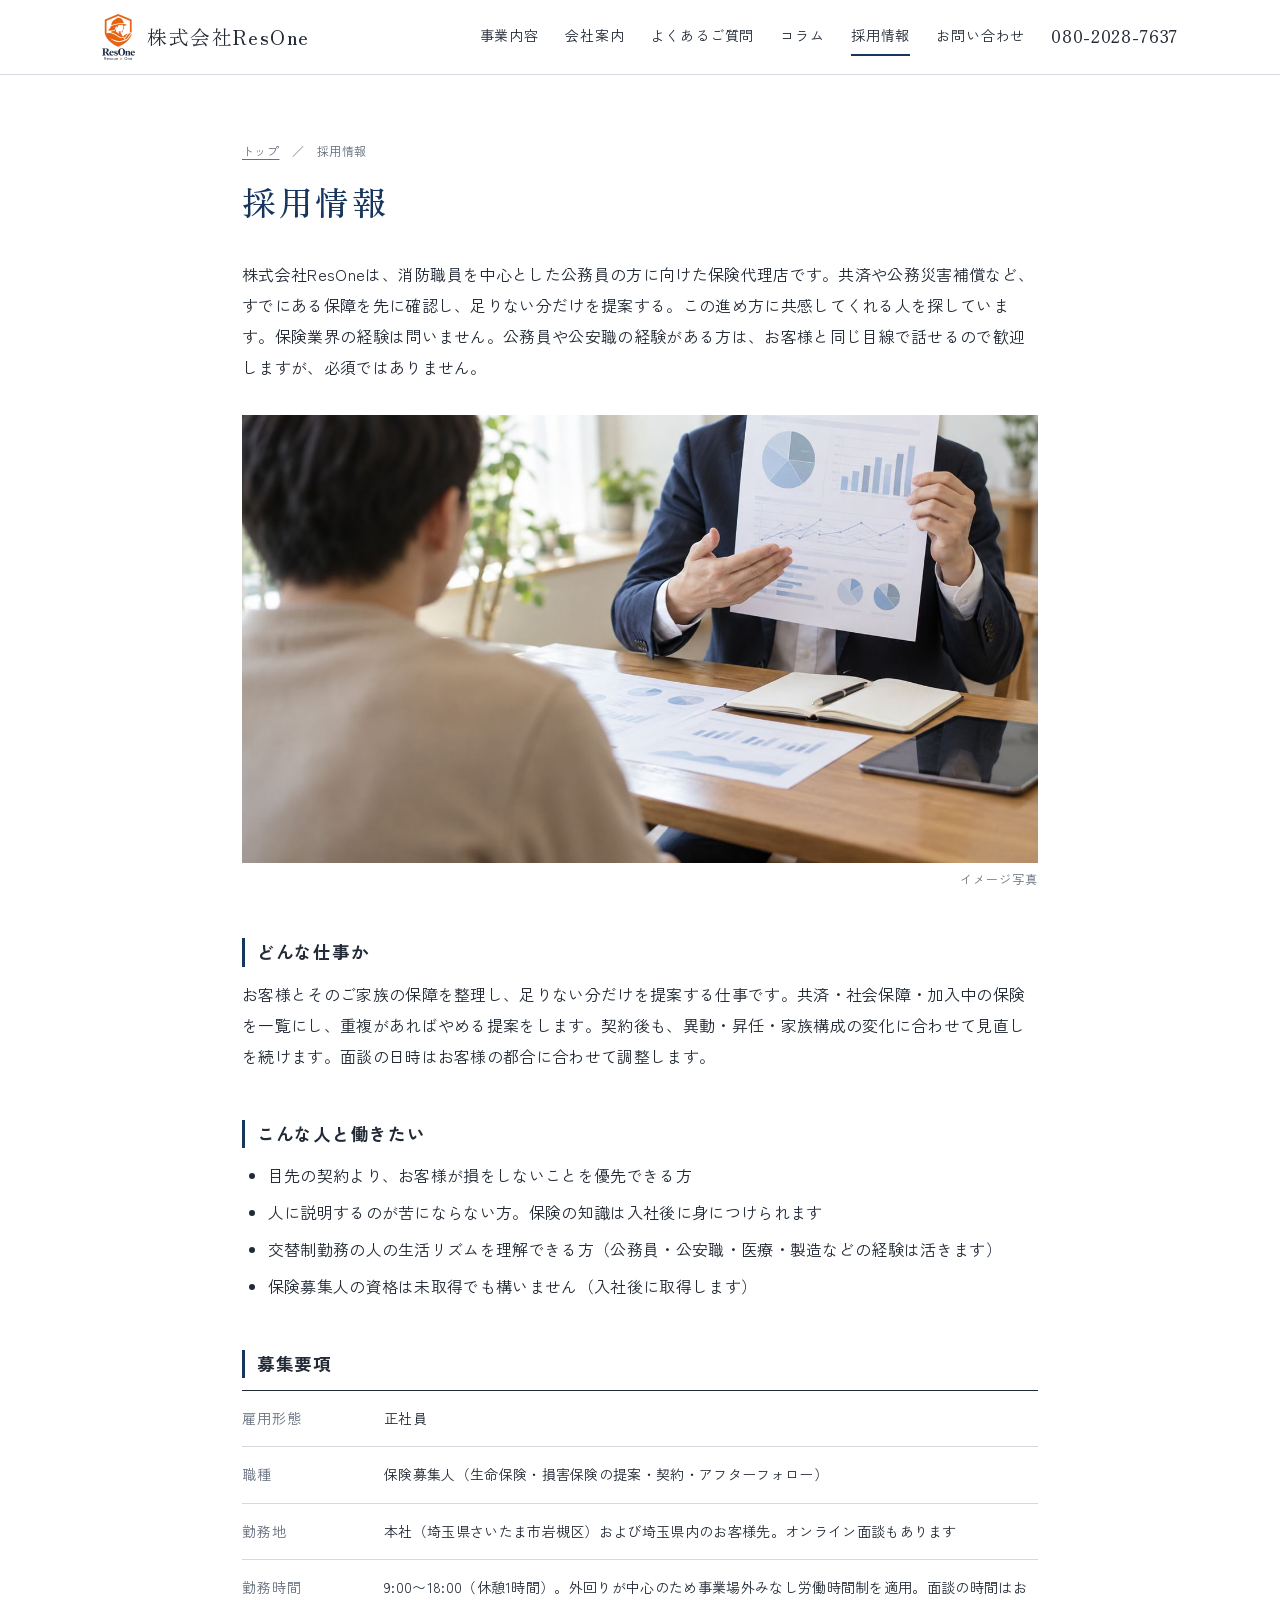
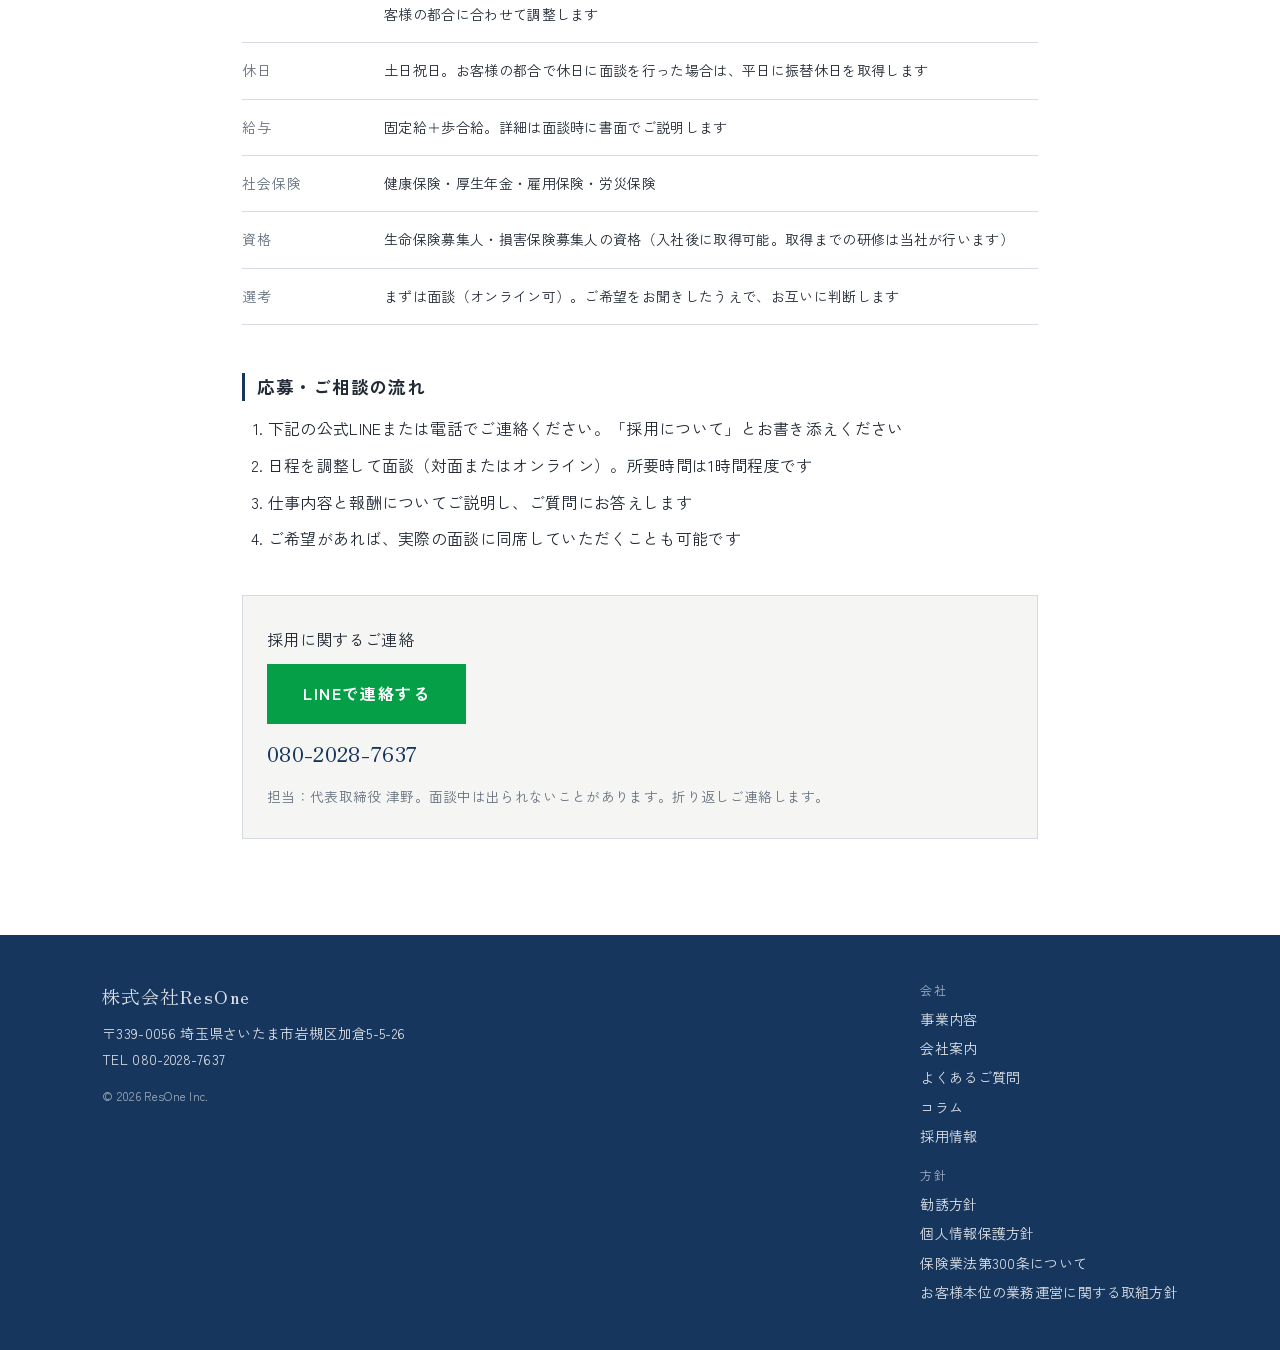
<file: recruit.html>
<!DOCTYPE html>
<html lang="ja">
<head>
<meta charset="utf-8">
<script async src="https://www.googletagmanager.com/gtag/js?id=GTM-N444VVWL"></script>
<script>
  window.dataLayer = window.dataLayer || [];
  function gtag(){dataLayer.push(arguments);}
  gtag('js', new Date());
</script>
<meta name="viewport" content="width=device-width, initial-scale=1, viewport-fit=cover">
<title>採用情報｜株式会社ResOne</title>
<meta name="description" content="株式会社ResOneの採用情報。保険募集人（正社員）を募集しています。">
<link rel="canonical" href="https://res-1.com/recruit.html">
<script type="application/ld+json">{"@context": "https://schema.org", "@type": "BreadcrumbList", "itemListElement": [{"@type": "ListItem", "position": 1, "name": "トップ", "item": "https://res-1.com/"}, {"@type": "ListItem", "position": 2, "name": "採用情報", "item": "https://res-1.com/recruit.html"}]}</script>
<link rel="icon" href="favicon.ico" sizes="48x48">
<link rel="icon" type="image/png" sizes="96x96" href="img/favicon-96.png">
<link rel="icon" type="image/png" sizes="192x192" href="img/favicon-192.png">
<link rel="apple-touch-icon" href="img/apple-touch-icon.png">
<meta property="og:type" content="website">
<meta property="og:site_name" content="株式会社ResOne">
<meta property="og:title" content="採用情報｜株式会社ResOne">
<meta property="og:description" content="株式会社ResOneの採用情報。保険募集人（正社員）を募集しています。">
<meta property="og:url" content="https://res-1.com/recruit.html">
<meta property="og:image" content="https://res-1.com/img/og.jpg">
<meta property="og:image:width" content="1200">
<meta property="og:image:height" content="630">
<meta property="og:locale" content="ja_JP">
<meta name="twitter:card" content="summary_large_image">
<link rel="preconnect" href="https://fonts.googleapis.com">
<link rel="preconnect" href="https://fonts.gstatic.com" crossorigin>
<link rel="stylesheet" href="https://fonts.googleapis.com/css2?family=Zen+Kaku+Gothic+New:wght@400;500;700&family=Zen+Old+Mincho:wght@500;700&display=swap">
<link rel="stylesheet" href="css/site.css?v=20261126">
<script>document.documentElement.className+=' js'</script>
</head>
<body>

<header class="hd">
  <div class="in">
    <a class="logo" href="index.html" aria-label="株式会社ResOne トップ">
      <img src="img/logo-s.webp" alt="ResOne" width="132" height="184">
      <span class="n">株式会社ResOne</span>
    </a>
    <button class="menu-btn" type="button" aria-expanded="false" aria-controls="gnav" aria-label="メニューを開く"><span></span><span></span><span></span></button>
    <nav class="gnav" id="gnav" aria-label="メニュー">
      <a href="service.html">事業内容</a>
      <a href="about.html">会社案内</a>
      <a href="faq.html">よくあるご質問</a>
      <a href="column.html">コラム</a>
      <a href="recruit.html" aria-current="page">採用情報</a>
      <a href="index.html#contact">お問い合わせ</a>
      <a class="tel" href="tel:080-2028-7637">080-2028-7637</a>
      <a class="nav-line" href="https://lin.ee/uGL222C" target="_blank" rel="noopener">LINEで相談する</a>
    </nav>
  </div>
</header>
<main class="doc">
<div class="in narrow">
<p class="crumb"><a href="index.html">トップ</a>　／　採用情報</p>
<h1 style="margin-bottom:32px">採用情報</h1>
<p>株式会社ResOneは、消防職員を中心とした公務員の方に向けた保険代理店です。共済や公務災害補償など、すでにある保障を先に確認し、足りない分だけを提案する。この進め方に共感してくれる人を探しています。保険業界の経験は問いません。公務員や公安職の経験がある方は、お客様と同じ目線で話せるので歓迎しますが、必須ではありません。</p>
<figure class="doc-photo"><img src="img/meeting.jpg" alt="面談の様子（イメージ）" width="1400" height="788"><figcaption>イメージ写真</figcaption></figure>

<h2>どんな<wbr>仕事か</h2>
<p>お客様とそのご家族の保障を整理し、足りない分だけを提案する仕事です。共済・社会保障・加入中の保険を一覧にし、重複があればやめる提案をします。契約後も、異動・昇任・家族構成の変化に合わせて見直しを続けます。面談の日時はお客様の都合に合わせて調整します。</p>

<h2>こんな<wbr>人と<wbr>働きたい</h2>
<ul>
<li>目先の契約より、お客様が損をしないことを優先できる方</li>
<li>人に説明するのが苦にならない方。保険の知識は入社後に身につけられます</li>
<li>交替制勤務の人の生活リズムを理解できる方（公務員・公安職・医療・製造などの経験は活きます）</li>
<li>保険募集人の資格は未取得でも構いません（入社後に取得します）</li>
</ul>

<h2>募集要項</h2>
<dl class="tbl">
<div><dt>雇用形態</dt><dd>正社員</dd></div>
<div><dt>職種</dt><dd>保険募集人（生命保険・損害保険の提案・契約・アフターフォロー）</dd></div>
<div><dt>勤務地</dt><dd>本社（埼玉県さいたま市岩槻区）および埼玉県内のお客様先。オンライン面談もあります</dd></div>
<div><dt>勤務時間</dt><dd>9:00〜18:00（休憩1時間）。外回りが中心のため事業場外みなし労働時間制を適用。面談の時間はお客様の都合に合わせて調整します</dd></div>
<div><dt>休日</dt><dd>土日祝日。お客様の都合で休日に面談を行った場合は、平日に振替休日を取得します</dd></div>
<div><dt>給与</dt><dd>固定給＋歩合給。詳細は面談時に書面でご説明します</dd></div>
<div><dt>社会保険</dt><dd>健康保険・厚生年金・雇用保険・労災保険</dd></div>
<div><dt>資格</dt><dd>生命保険募集人・損害保険募集人の資格（入社後に取得可能。取得までの研修は当社が行います）</dd></div>
<div><dt>選考</dt><dd>まずは面談（オンライン可）。ご希望をお聞きしたうえで、お互いに判断します</dd></div>
</dl>

<h2>応募・ご相談の<wbr>流れ</h2>
<ol>
<li>下記の公式LINEまたは電話でご連絡ください。「採用について」とお書き添えください</li>
<li>日程を調整して面談（対面またはオンライン）。所要時間は1時間程度です</li>
<li>仕事内容と報酬についてご説明し、ご質問にお答えします</li>
<li>ご希望があれば、実際の面談に同席していただくことも可能です</li>
</ol>

<div class="cta">
<p>採用に関するご連絡</p>
<p><a class="lbtn" href="https://lin.ee/uGL222C" target="_blank" rel="noopener">LINEで連絡する</a></p>
<p><a class="big" href="tel:080-2028-7637">080-2028-7637</a></p>
<p style="font-size:.85rem;color:var(--muted);margin:8px 0 0">担当：代表取締役 津野。面談中は出られないことがあります。折り返しご連絡します。</p>
</div>
</div>
</main>

<footer class="ft">
  <div class="in">
    <div>
      <p class="nm">株式会社ResOne</p>
      <p>〒339-0056 埼玉県さいたま市岩槻区加倉5-5-26<br>TEL 080-2028-7637</p>
      <p class="cp">© 2026 ResOne Inc.</p>
    </div>
    <div class="pol">
      <p class="pl">会社</p>
      <ul>
        <li><a href="service.html">事業内容</a></li>
        <li><a href="about.html">会社案内</a></li>
        <li><a href="faq.html">よくあるご質問</a></li>
        <li><a href="column.html">コラム</a></li>
        <li><a href="recruit.html">採用情報</a></li>
      </ul>
      <p class="pl" style="margin-top:14px">方針</p>
      <ul>
        <li><a href="kanyu-hoshin.html">勧誘方針</a></li>
        <li><a href="privacy.html">個人情報保護方針</a></li>
        <li><a href="hokengyoho300.html">保険業法第300条について</a></li>
        <li><a href="fd-policy.html">お客様本位の業務運営に関する取組方針</a></li>
      </ul>
    </div>
  </div>
</footer>
<div class="cta-bar" aria-label="お問い合わせ">
  <a href="https://lin.ee/uGL222C" class="c1" target="_blank" rel="noopener">LINEで相談する</a>
  <a href="tel:080-2028-7637" class="c2">電話する</a>
</div>
<script src="js/site.js?v=20261126" defer></script>
</body>
</html>
</file>
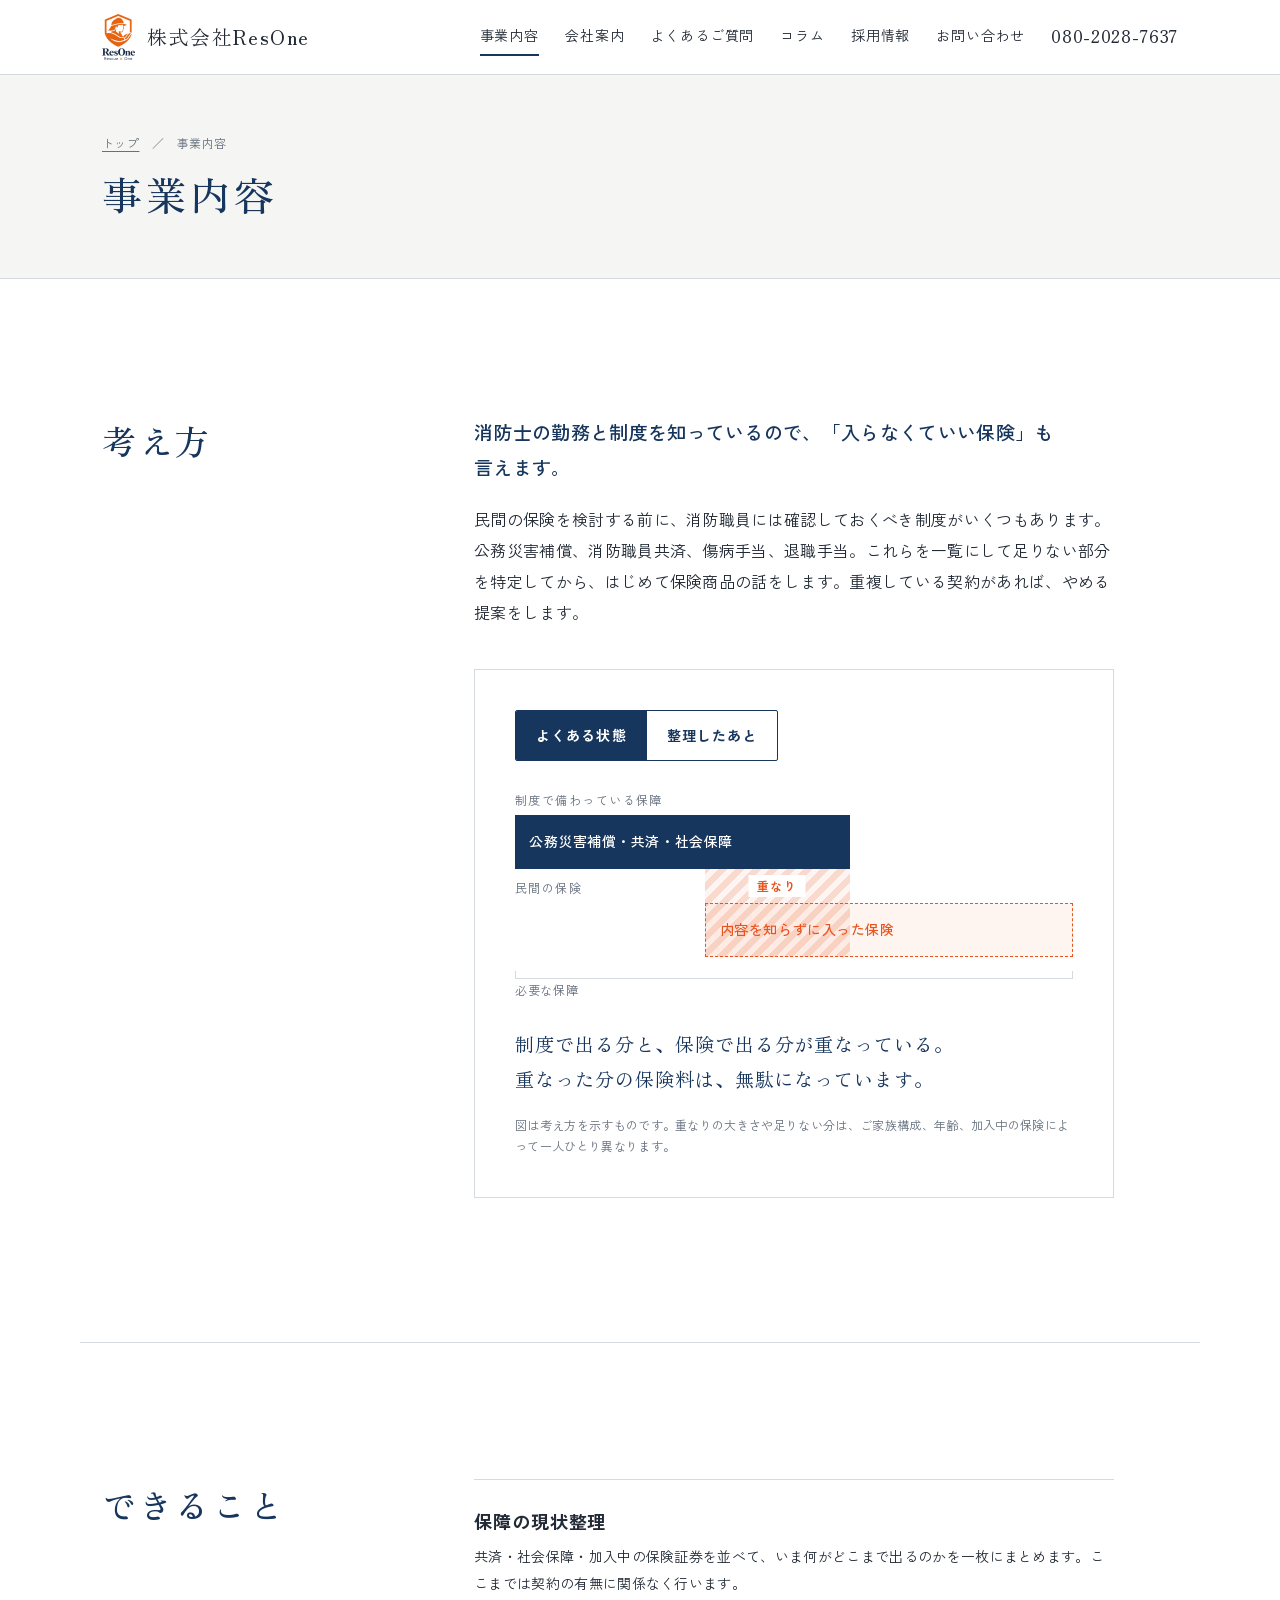
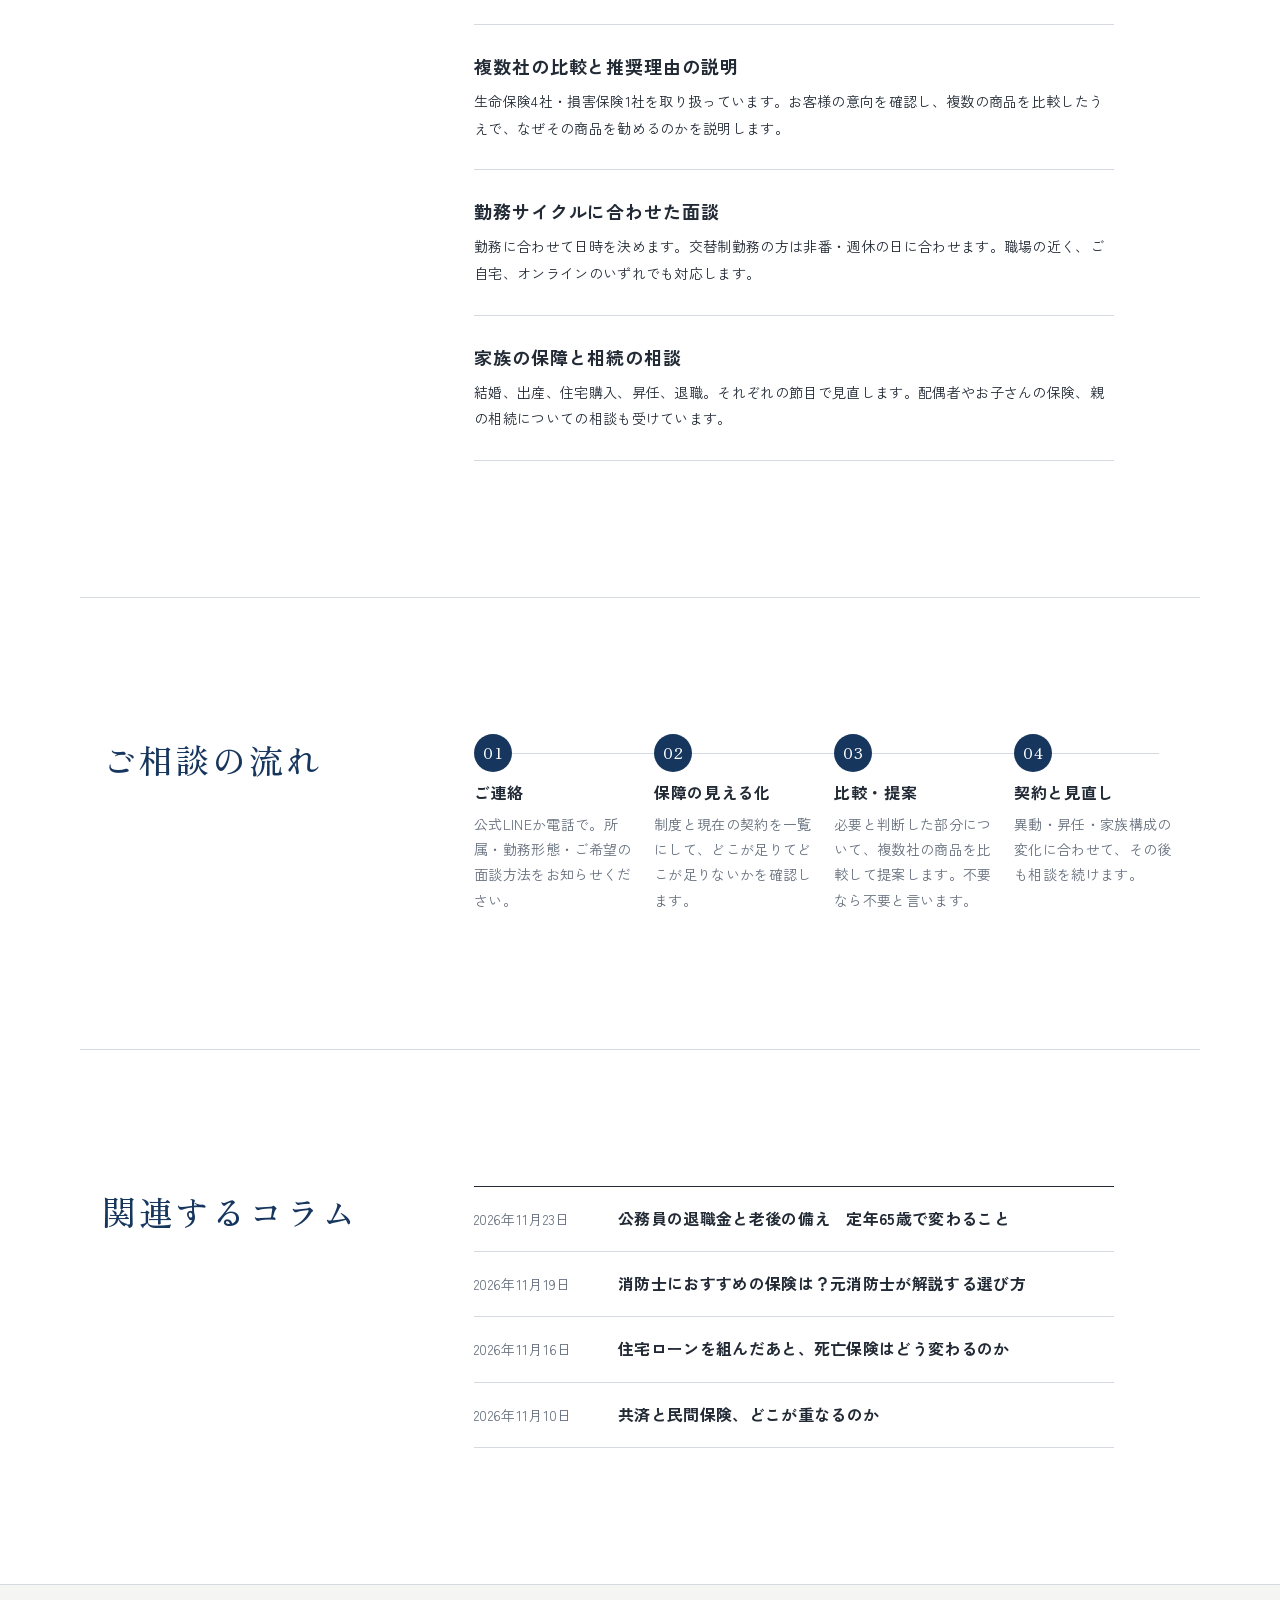
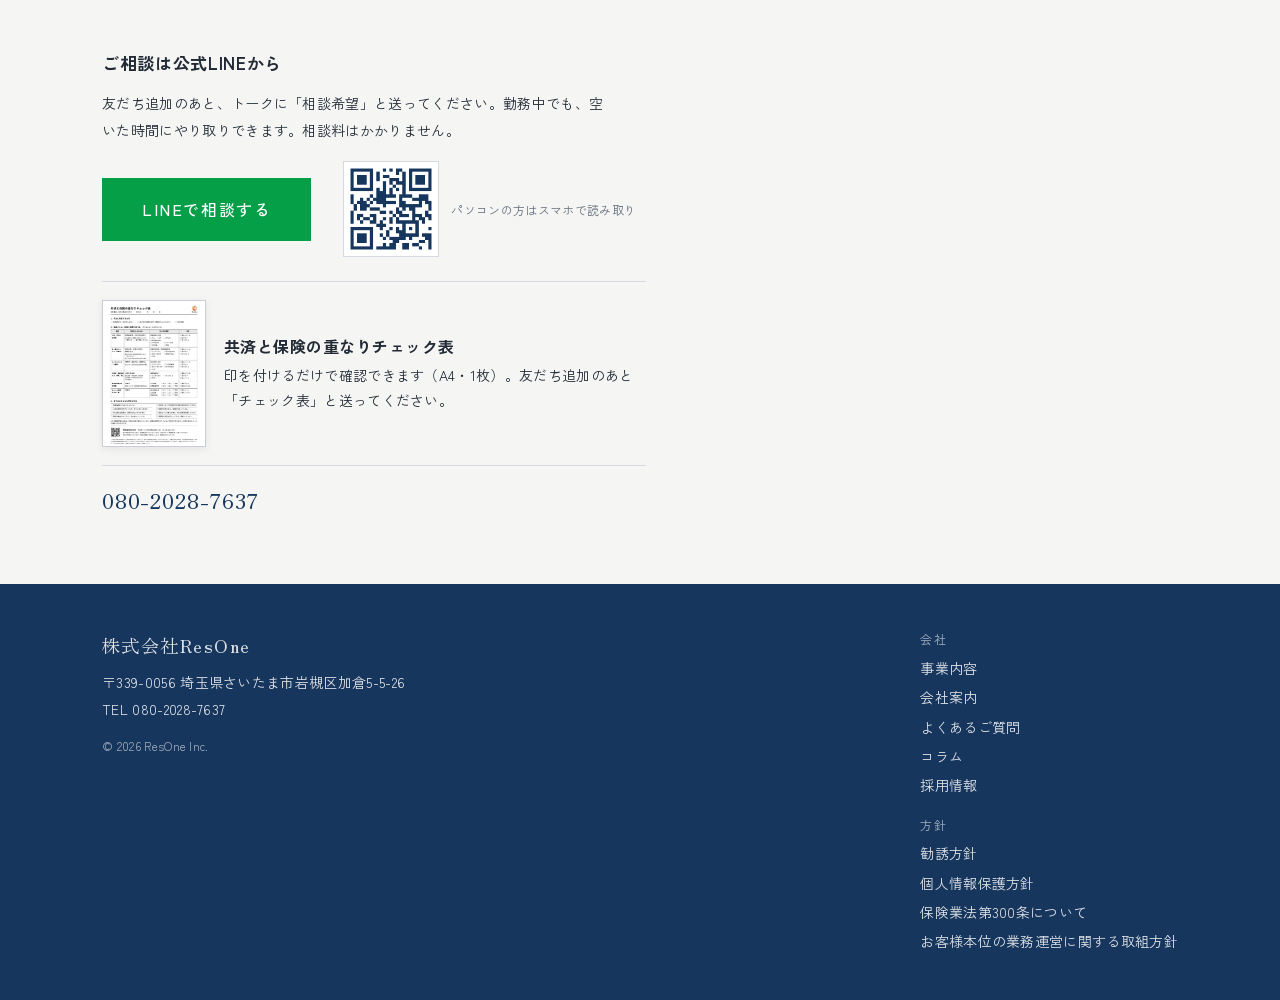
<file: service.html>
<!DOCTYPE html>
<html lang="ja">
<head>
<meta charset="utf-8">
<script async src="https://www.googletagmanager.com/gtag/js?id=GTM-N444VVWL"></script>
<script>
  window.dataLayer = window.dataLayer || [];
  function gtag(){dataLayer.push(arguments);}
  gtag('js', new Date());
</script>
<meta name="viewport" content="width=device-width, initial-scale=1, viewport-fit=cover">
<title>消防士・公務員の保険相談と見直し｜事業内容｜株式会社ResOne</title>
<meta name="description" content="株式会社ResOneの事業内容。共済・公務災害補償など、すでにある保障を確認したうえで、足りない分だけを複数社から比較して提案します。">
<link rel="canonical" href="https://res-1.com/service.html">
<script type="application/ld+json">{"@context": "https://schema.org", "@type": "BreadcrumbList", "itemListElement": [{"@type": "ListItem", "position": 1, "name": "トップ", "item": "https://res-1.com/"}, {"@type": "ListItem", "position": 2, "name": "事業内容", "item": "https://res-1.com/service.html"}]}</script>
<link rel="icon" href="favicon.ico" sizes="48x48">
<link rel="icon" type="image/png" sizes="96x96" href="img/favicon-96.png">
<link rel="icon" type="image/png" sizes="192x192" href="img/favicon-192.png">
<link rel="apple-touch-icon" href="img/apple-touch-icon.png">
<meta property="og:type" content="website">
<meta property="og:site_name" content="株式会社ResOne">
<meta property="og:title" content="消防士・公務員の保険相談と見直し｜事業内容｜株式会社ResOne">
<meta property="og:description" content="株式会社ResOneの事業内容。共済・公務災害補償など、すでにある保障を確認したうえで、足りない分だけを複数社から比較して提案します。">
<meta property="og:url" content="https://res-1.com/service.html">
<meta property="og:image" content="https://res-1.com/img/og.jpg">
<meta property="og:image:width" content="1200">
<meta property="og:image:height" content="630">
<meta property="og:locale" content="ja_JP">
<meta name="twitter:card" content="summary_large_image">
<link rel="preconnect" href="https://fonts.googleapis.com">
<link rel="preconnect" href="https://fonts.gstatic.com" crossorigin>
<link rel="stylesheet" href="https://fonts.googleapis.com/css2?family=Zen+Kaku+Gothic+New:wght@400;500;700&family=Zen+Old+Mincho:wght@500;700&display=swap">
<link rel="stylesheet" href="css/site.css?v=20261126">
<script>document.documentElement.className+=' js'</script>
</head>
<body>

<header class="hd">
  <div class="in">
    <a class="logo" href="index.html" aria-label="株式会社ResOne トップ">
      <img src="img/logo-s.webp" alt="ResOne" width="132" height="184">
      <span class="n">株式会社ResOne</span>
    </a>
    <button class="menu-btn" type="button" aria-expanded="false" aria-controls="gnav" aria-label="メニューを開く"><span></span><span></span><span></span></button>
    <nav class="gnav" id="gnav" aria-label="メニュー">
      <a href="service.html" aria-current="page">事業内容</a>
      <a href="about.html">会社案内</a>
      <a href="faq.html">よくあるご質問</a>
      <a href="column.html">コラム</a>
      <a href="recruit.html">採用情報</a>
      <a href="index.html#contact">お問い合わせ</a>
      <a class="tel" href="tel:080-2028-7637">080-2028-7637</a>
      <a class="nav-line" href="https://lin.ee/uGL222C" target="_blank" rel="noopener">LINEで相談する</a>
    </nav>
  </div>
</header>
<main>

  <div class="pg-head">
    <div class="in">
      <p class="crumb"><a href="index.html">トップ</a>　／　事業内容</p>
      <h1>事業内容</h1>
    </div>
  </div>

  <section class="sec" id="policy">
    <div class="in">
      <h2 class="rv">考え方</h2>
      <div class="body">
        <p class="intro rv">消防士の<wbr>勤務と<wbr>制度を<wbr>知っているので、<wbr>「入らなくていい<wbr>保険」も<wbr>言えます。</p>
        <p>民間の保険を検討する前に、消防職員には確認しておくべき制度がいくつもあります。公務災害補償、消防職員共済、傷病手当、退職手当。これらを一覧にして足りない部分を特定してから、はじめて保険商品の話をします。重複している契約があれば、やめる提案をします。</p>
        <div class="dg rv" id="diagram">
          <div class="dg-seg" role="group" aria-label="図の切り替え">
            <button type="button" aria-pressed="true" data-v="before">よくある状態</button>
            <button type="button" aria-pressed="false" data-v="after">整理したあと</button>
          </div>
          <div class="dg-chart" aria-hidden="true">
            <div class="dg-row">
              <span class="dg-name">制度で備わっている保障</span>
              <div class="dg-track"><div class="dg-bar pub">公務災害補償・共済・社会保障</div></div>
            </div>
            <div class="dg-row">
              <span class="dg-name">民間の保険</span>
              <div class="dg-track"><div class="dg-bar pri"><span class="dg-pri-t">内容を知らずに入った保険</span></div></div>
            </div>
            <div class="dg-overlap"><span>重なり</span></div>
            <div class="dg-scale"><i></i><span>必要な保障</span></div>
          </div>
          <div class="dg-say" aria-live="polite">
            <p class="b">制度で<wbr>出る<wbr>分と、<wbr>保険で<wbr>出る<wbr>分が<wbr>重なっている。<span class="ib">重なった<wbr>分の<wbr>保険料は、<wbr>無駄に<wbr>なっています。</span></p>
            <p class="a">重なりを<wbr>なくし、<span class="ib">足りない<wbr>分だけを<wbr>保険で<wbr>補う。</span><span class="ib">これが<wbr>ResOneの<wbr>考え方です。</span></p>
          </div>
          <p class="dg-note">図は考え方を示すものです。重なりの大きさや足りない分は、ご家族構成、年齢、加入中の保険によって一人ひとり異なります。</p>
        </div>
      </div>
    </div>
  </section>

  <section class="sec" id="menu">
    <div class="in">
      <h2 class="rv">できる<wbr>こと</h2>
      <div class="body">
        <div class="items" style="margin-top:0">
          <div class="rv" style="--d:0.00s">
            <h3>保障の<wbr>現状整理</h3>
            <p>共済・社会保障・加入中の保険証券を並べて、いま何がどこまで出るのかを一枚にまとめます。ここまでは契約の有無に関係なく行います。</p>
          </div>
          <div class="rv" style="--d:0.08s">
            <h3>複数社の<wbr>比較と<wbr>推奨理由の<wbr>説明</h3>
            <p>生命保険4社・損害保険1社を取り扱っています。お客様の意向を確認し、複数の商品を比較したうえで、なぜその商品を勧めるのかを説明します。</p>
          </div>
          <div class="rv" style="--d:0.16s">
            <h3>勤務サイクルに<wbr>合わせた<wbr>面談</h3>
            <p>勤務に合わせて日時を決めます。交替制勤務の方は非番・週休の日に合わせます。職場の近く、ご自宅、オンラインのいずれでも対応します。</p>
          </div>
          <div class="rv" style="--d:0.24s">
            <h3>家族の<wbr>保障と<wbr>相続の<wbr>相談</h3>
            <p>結婚、出産、住宅購入、昇任、退職。それぞれの節目で見直します。配偶者やお子さんの保険、親の相続についての相談も受けています。</p>
          </div>
        </div>
      </div>
    </div>
  </section>

  <section class="sec" id="flow">
    <div class="in">
      <h2 class="rv">ご相談の<wbr>流れ</h2>
      <div class="body wide">
                <div class="flow" style="margin-top:0">
          <div class="rv" style="--d:0.00s"><b>ご連絡</b><span>公式LINEか電話で。所属・勤務形態・ご希望の面談方法をお知らせください。</span></div>
          <div class="rv" style="--d:0.10s"><b>保障の見える化</b><span>制度と現在の契約を一覧にして、どこが足りてどこが足りないかを確認します。</span></div>
          <div class="rv" style="--d:0.20s"><b>比較・提案</b><span>必要と判断した部分について、複数社の商品を比較して提案します。不要なら不要と言います。</span></div>
          <div class="rv" style="--d:0.30s"><b>契約と見直し</b><span>異動・昇任・家族構成の変化に合わせて、その後も相談を続けます。</span></div>
        </div>
      </div>
    </div>
  </section>

  <section class="sec">
    <div class="in">
      <h2 class="rv">関連するコラム</h2>
      <div class="body">
        <ul class="col-list rv">
          <li><a href="column-taishokukin-rogo.html"><time datetime="2026-11-23">2026年11月23日</time><b>公務員の<wbr>退職金と<wbr>老後の備え<wbr>　定年65歳で<wbr>変わること</b></a></li>
          <li><a href="column-shobo-hoken-erabikata.html"><time datetime="2026-11-19">2026年11月19日</time><b>消防士に<wbr>おすすめの<wbr>保険は？<wbr>元消防士が<wbr>解説する<wbr>選び方</b></a></li>
          <li><a href="column-jutaku-loan.html"><time datetime="2026-11-16">2026年11月16日</time><b>住宅ローンを<wbr>組んだ<wbr>あと、<wbr>死亡保険は<wbr>どう<wbr>変わるのか</b></a></li>
          <li><a href="column-kyosai-chofuku.html"><time datetime="2026-11-10">2026年11月10日</time><b>共済と<wbr>民間保険、<wbr>どこが<wbr>重なるのか</b></a></li>
        </ul>
      </div>
    </div>
  </section>

  <section class="cta-sec">
    <div class="in">
      <p class="line-h">ご相談は公式LINEから</p>
      <p class="line-t">友だち追加のあと、トークに「相談希望」と送ってください。勤務中でも、空いた時間にやり取りできます。相談料はかかりません。</p>
      <div class="line-act">
        <a class="btn line big-btn" href="https://lin.ee/uGL222C" target="_blank" rel="noopener">LINEで相談する</a>
        <p class="line-qr"><img src="img/line-qr.png" alt="公式LINEの友だち追加用QRコード" width="120" height="120" loading="lazy"><span>パソコンの方はスマホで読み取り</span></p>
      </div>
      <div class="gift"><img src="img/check-thumb.webp" alt="共済と保険の重なりチェック表の見本" width="320" height="453" loading="lazy"><div><b>共済と保険の重なりチェック表</b><span>印を付けるだけで確認できます（A4・1枚）。友だち追加のあと「チェック表」と送ってください。</span></div></div>
      <a class="tel" href="tel:080-2028-7637">080-2028-7637</a>
    </div>
  </section>

</main>

<footer class="ft">
  <div class="in">
    <div>
      <p class="nm">株式会社ResOne</p>
      <p>〒339-0056 埼玉県さいたま市岩槻区加倉5-5-26<br>TEL 080-2028-7637</p>
      <p class="cp">© 2026 ResOne Inc.</p>
    </div>
    <div class="pol">
      <p class="pl">会社</p>
      <ul>
        <li><a href="service.html">事業内容</a></li>
        <li><a href="about.html">会社案内</a></li>
        <li><a href="faq.html">よくあるご質問</a></li>
        <li><a href="column.html">コラム</a></li>
        <li><a href="recruit.html">採用情報</a></li>
      </ul>
      <p class="pl" style="margin-top:14px">方針</p>
      <ul>
        <li><a href="kanyu-hoshin.html">勧誘方針</a></li>
        <li><a href="privacy.html">個人情報保護方針</a></li>
        <li><a href="hokengyoho300.html">保険業法第300条について</a></li>
        <li><a href="fd-policy.html">お客様本位の業務運営に関する取組方針</a></li>
      </ul>
    </div>
  </div>
</footer>
<div class="cta-bar" aria-label="お問い合わせ">
  <a href="https://lin.ee/uGL222C" class="c1" target="_blank" rel="noopener">LINEで相談する</a>
  <a href="tel:080-2028-7637" class="c2">電話する</a>
</div>
<script src="js/site.js?v=20261126" defer></script>
</body>
</html>
</file>
<file: css/site.css>
:root{
  --navy:#17365d; --bg:#ffffff; --bg-2:#f5f6f4; --fg:#222a35; --muted:#66707e; --line:#d5dae0; --accent:#e8541e;
  --mincho:"Zen Old Mincho","Hiragino Mincho ProN","Yu Mincho","MS PMincho",serif;
  --gothic:"Zen Kaku Gothic New","Hiragino Kaku Gothic ProN","Yu Gothic","Meiryo",sans-serif;
  /* 文字サイズの階層 */
  --fs-h1:clamp(2rem,5.2vw,3rem);
  --fs-h2:clamp(1.5rem,3.6vw,2.125rem);
  --fs-h3:1.125rem;
  --fs-lead:clamp(1.0625rem,1.6vw,1.1875rem);
  --fs-body:1rem;
  --fs-small:.875rem;
  --fs-cap:.75rem;
  /* 余白 */
  --sec:clamp(72px,11vw,136px);
  --gutter:max(22px,env(safe-area-inset-left,0px));
}
*{box-sizing:border-box}
html{scroll-behavior:smooth;-webkit-text-size-adjust:100%}
@media (prefers-reduced-motion:reduce){html{scroll-behavior:auto}}
body{margin:0;background:var(--bg);color:var(--fg);font-family:var(--gothic);font-size:var(--fs-body);line-height:1.95;font-feature-settings:"palt";letter-spacing:.02em;-webkit-font-smoothing:antialiased}
a{color:inherit}
h1,h2,h3,h4{margin:0;font-weight:500;line-height:1.5;text-wrap:balance}
p,ul,dl{margin:0}
img{max-width:100%;display:block;height:auto}
.in{max-width:1120px;margin:0 auto;padding-left:var(--gutter);padding-right:max(22px,env(safe-area-inset-right,0px))}
.sp{display:none}

/* ヘッダー */
.hd{border-bottom:1px solid var(--line);background:var(--bg);position:sticky;top:0;z-index:30}
.hd .in{display:flex;align-items:center;justify-content:space-between;gap:20px;padding-block:14px}
.logo{display:flex;align-items:center;gap:12px;text-decoration:none}
.logo img{width:auto;height:46px}
.logo .n{font-family:var(--mincho);font-size:1.25rem;letter-spacing:.08em;line-height:1.2}
.logo .n small{display:block;font-family:var(--gothic);font-size:var(--fs-cap);letter-spacing:.1em;color:var(--muted);margin-top:5px}
.gnav{display:flex;align-items:center;gap:26px;font-size:var(--fs-small);letter-spacing:.06em}
.gnav a{text-decoration:none;padding:4px 0;border-bottom:2px solid transparent;transition:border-color .2s;white-space:nowrap}
.gnav a:hover,.gnav a:focus-visible,.gnav a[aria-current="page"]{border-color:var(--navy);outline:none}
.gnav .tel{font-family:var(--mincho);font-size:1.05rem;letter-spacing:.04em;font-variant-numeric:tabular-nums}
.gnav .nav-line{display:none}
.menu-btn{display:none;width:46px;height:46px;border:1px solid var(--line);background:var(--bg);padding:0;cursor:pointer;position:relative;flex:none;border-radius:0;-webkit-appearance:none;appearance:none}
.menu-btn span{position:absolute;left:12px;right:12px;height:1.5px;background:var(--navy);transition:transform .25s,opacity .2s,top .25s}
.menu-btn span:nth-child(1){top:15px}.menu-btn span:nth-child(2){top:22px}.menu-btn span:nth-child(3){top:29px}
.menu-btn:focus-visible{outline:2px solid var(--accent);outline-offset:2px}
.nav-open .menu-btn span:nth-child(1){top:22px;transform:rotate(45deg)}
.nav-open .menu-btn span:nth-child(2){opacity:0}
.nav-open .menu-btn span:nth-child(3){top:22px;transform:rotate(-45deg)}
@media(max-width:1020px){
  .menu-btn{display:block}
  .logo img{height:40px}.logo .n{font-size:1.1rem}
  .gnav{display:none;position:absolute;left:0;right:0;top:100%;background:var(--bg);border-top:1px solid var(--line);border-bottom:1px solid var(--line);flex-direction:column;align-items:stretch;gap:0;padding:4px var(--gutter) 22px;box-shadow:0 14px 24px rgba(0,0,0,.08);font-size:1rem}
  .nav-open .gnav{display:flex}
  .gnav a{padding:15px 2px;border-bottom:1px solid var(--line)}
  .gnav a:hover,.gnav a:focus-visible{border-color:var(--line)}
  .gnav a[aria-current="page"]{border-color:var(--line);color:var(--navy);font-weight:700}
  .gnav .tel{font-size:1.3rem;border-bottom:0;padding-top:18px}
  .gnav .nav-line{display:block;margin-top:6px;background:#059f47;color:#fff;text-align:center;font-weight:700;letter-spacing:.1em;border-bottom:0;padding:14px}
}

/* ファーストビュー */
.fv .in{display:grid;grid-template-columns:1fr;gap:32px;padding-block:clamp(40px,6vw,80px) clamp(40px,6vw,72px);align-items:start}
@media(min-width:860px){.fv .in{grid-template-columns:minmax(0,7fr) minmax(0,5fr);gap:64px}}
.fv .lbl{font-size:var(--fs-small);letter-spacing:.12em;color:var(--muted);margin:0 0 20px}
.fv h1{font-family:var(--mincho);font-size:var(--fs-h1);letter-spacing:.12em;line-height:1.45;color:var(--navy);margin:0 0 28px;border-left:3px solid var(--navy);padding-left:.6em}
.fv-lead{font-family:var(--mincho);font-size:clamp(1.05rem,1.8vw,1.25rem);line-height:1.9;letter-spacing:.04em;color:var(--navy);margin:-8px 0 24px;max-width:34em}
.pc{display:none}
@media(min-width:860px){.pc{display:inline}}
.fv-body{max-width:34em}
.fv-body p+p{margin-top:1.1em}
.fv-body .act{margin-top:32px;display:flex;flex-wrap:wrap;gap:14px 28px;align-items:center;font-size:var(--fs-small)}
.btn{display:inline-block;background:var(--navy);color:#fff;text-decoration:none;padding:14px 32px;letter-spacing:.12em;font-size:var(--fs-small);font-weight:500}
.btn:hover{background:#0f2743}
.btn:focus-visible{outline:2px solid var(--accent);outline-offset:3px}
.fv-body .act a:not(.btn){color:var(--navy);text-underline-offset:5px}
.fv-img{margin:0;position:relative;overflow:hidden}
.fv-img img{width:100%;aspect-ratio:3/2;object-fit:cover;object-position:50% 40%}
@media(max-width:859px){.fv-img{margin-inline:-22px}}
@media(min-width:860px){.fv-img{margin-top:48px}.fv-img img{aspect-ratio:4/5}}
.fv-img figcaption{position:absolute;right:8px;bottom:6px;font-size:var(--fs-cap);color:#fff;letter-spacing:.08em;text-shadow:0 0 4px rgba(0,0,0,.5)}
@media(max-width:480px){.sp{display:inline}.fv h1{letter-spacing:.08em}.fv .lbl{letter-spacing:.04em;font-size:.8rem}}

/* 写真帯（全幅） */
.band{height:clamp(200px,34vw,420px);overflow:hidden;position:relative}
.band img{width:100%;height:100%;object-fit:cover;object-position:center 40%}
.band::after{content:"";position:absolute;inset:0;background:linear-gradient(to bottom,rgba(255,255,255,.3),rgba(255,255,255,0) 40%)}

/* お知らせ */
.news{border-top:1px solid var(--line);border-bottom:1px solid var(--line);background:var(--bg-2)}
.news .in{display:grid;grid-template-columns:7em 1fr;gap:20px 32px;padding-block:24px;font-size:var(--fs-small);align-items:start}
.news h2{font-family:var(--gothic);font-size:var(--fs-cap);letter-spacing:.16em;color:var(--muted);line-height:2.2;font-weight:500}
.news dl{display:grid;gap:6px}
.news dl div{display:grid;grid-template-columns:7.5em 1fr;gap:16px;line-height:1.8}
.news dt{font-variant-numeric:tabular-nums;color:var(--muted);letter-spacing:.02em}
.news dd{margin:0;min-width:0}
@media(max-width:620px){
  .news .in{grid-template-columns:1fr;gap:8px}
  .news dl{gap:10px}
  .news dl div{grid-template-columns:1fr;gap:0}
  .news dt{font-size:var(--fs-cap)}
}

/* セクション共通 */
.sec .in{display:grid;grid-template-columns:300px minmax(0,1fr);gap:40px 72px;padding-block:var(--sec)}
.sec+.sec .in{border-top:1px solid var(--line)}
.sec h2{font-family:var(--mincho);font-size:var(--fs-h2);letter-spacing:.08em;color:var(--navy);position:sticky;top:112px;align-self:start;line-height:1.55}
.sec h2 small{display:block;font-family:var(--gothic);font-size:var(--fs-cap);letter-spacing:.14em;color:var(--muted);margin-top:12px;font-weight:400}
.body{max-width:40em;min-width:0}
.body>p+p{margin-top:1.2em}
.body .intro{font-size:var(--fs-lead);line-height:1.8;font-weight:500;color:var(--navy);margin-bottom:20px}
@media(max-width:800px){
  .sec .in{grid-template-columns:1fr;gap:24px}
  .sec h2{position:static;padding-bottom:14px;border-bottom:2px solid var(--navy);display:inline-block}
}

/* 事業内容：項目 */
.items{margin-top:48px;border-top:1px solid var(--line)}
.items>div{padding:28px 0;border-bottom:1px solid var(--line);display:grid;gap:8px}
.items>div.has-img{grid-template-columns:minmax(0,1fr) 200px;column-gap:28px}
.items>div.has-img h3,.items>div.has-img p{grid-column:1}
.items>div.has-img figure{grid-column:2;grid-row:1/3;margin:0;align-self:center;overflow:hidden}
.items figure img{width:100%;aspect-ratio:4/3;object-fit:cover}
.items figure figcaption{font-size:var(--fs-cap);color:var(--muted);letter-spacing:.08em;text-align:right;margin-top:4px}
.items h3{font-size:var(--fs-h3);letter-spacing:.05em;font-weight:700;display:flex;align-items:center;gap:12px;line-height:1.5}
.items h3 svg{width:30px;height:30px;flex:none}
.items p{font-size:var(--fs-small);line-height:1.9}
@media(max-width:560px){
  .items>div.has-img{grid-template-columns:1fr}
  .items>div.has-img figure{grid-column:1;grid-row:auto;margin-top:12px}
  .items p{padding-left:0}
}

/* 図（HTML版） */
.fig{margin:40px 0 8px;padding:24px 22px 20px;background:var(--bg-2);border:1px solid var(--line)}
.bars{display:grid;gap:8px;font-size:var(--fs-small);line-height:1.5}
.bars-h{font-size:var(--fs-cap);letter-spacing:.14em;color:var(--navy);font-weight:700;margin:0 0 2px}
.bars-h+ .row{margin-top:2px}
.bars-h:not(:first-child){margin-top:22px}
.row{display:flex;gap:0;min-height:44px}
.row.overlap{position:relative;height:78px}
.row.overlap .bar{position:absolute;top:0;left:0;height:46px}
.row.overlap .bar.dash{top:32px;background:rgba(232,84,30,.14)}
.bar{display:flex;flex-direction:column;justify-content:center;padding:6px 12px;min-width:0;font-size:.8rem;line-height:1.35;letter-spacing:.02em}
.bar small{font-size:.68rem;opacity:.8;letter-spacing:.06em;margin-top:2px}
.bar.navy{background:var(--navy);color:#fff}
.bar.orange{background:var(--accent);color:#fff;font-weight:500}
.bar.dash{border:1.5px dashed var(--accent);color:var(--accent);background:rgba(232,84,30,.06)}
.bars-note{font-size:var(--fs-cap);color:var(--muted);margin:4px 0 0 0;display:flex;align-items:center;gap:8px}
.bars-note .ov{width:14px;height:10px;background:rgba(232,84,30,.25);border:1px dashed var(--accent);flex:none}
.bars-scale{font-size:var(--fs-cap);color:var(--muted);margin:0;position:relative;padding-top:10px}
.bars-scale span{display:block;position:absolute;left:0;top:2px;width:92%;height:6px;border:1px solid var(--line);border-top:0}
.fig figcaption{font-size:var(--fs-small);color:var(--fg);margin-top:16px;padding-top:12px;border-top:1px solid var(--line)}
@media(max-width:480px){
  .bar{font-size:.72rem;padding:6px 8px}
  .bars-note{margin-left:0}
  .row.overlap{height:88px}
  .row.overlap .bar.dash{left:30%!important;width:70%!important;top:40px}
}

/* 流れ */
.flow-h{margin-top:64px;font-size:var(--fs-h3);letter-spacing:.06em;font-weight:700}
.flow{margin-top:28px;counter-reset:n;display:grid;grid-template-columns:repeat(4,1fr);gap:0 16px;position:relative}
.flow::before{content:"";position:absolute;left:1.2em;right:1.2em;top:1.2em;border-top:1px solid var(--line)}
.flow>div{display:grid;grid-template-columns:1fr;grid-template-rows:auto auto 1fr;align-content:start;row-gap:8px;position:relative}
.flow>div::before{counter-increment:n;content:counter(n,decimal-leading-zero);font-family:var(--mincho);font-size:1rem;color:#fff;background:var(--navy);width:2.4em;height:2.4em;border-radius:50%;display:grid;place-items:center;position:relative;z-index:1}
.flow b{display:block;font-weight:700;letter-spacing:.04em;font-size:1rem;line-height:1.5}
.flow span{font-size:var(--fs-small);color:var(--muted);line-height:1.8}
@media(max-width:700px){
  .flow{grid-template-columns:1fr;gap:0}
  .flow::before{display:none}
  .flow>div{grid-template-columns:2.6em 1fr;grid-template-rows:auto auto;column-gap:14px;row-gap:4px;padding:16px 0;border-top:1px dashed var(--line)}
  .flow>div::before{grid-row:1/3}
  .flow>div b,.flow>div span{grid-column:2}
  .flow>div:last-child{border-bottom:1px dashed var(--line)}
}

/* 代表挨拶 */
.greet .lead{font-family:var(--mincho);font-size:clamp(1.2rem,2.2vw,1.45rem);line-height:1.85;letter-spacing:.04em;color:var(--navy);margin-bottom:28px}
.greet .sign{margin-top:36px;text-align:right;font-family:var(--mincho);letter-spacing:.1em;line-height:1.8}
.greet .sign small{display:block;font-family:var(--gothic);font-size:var(--fs-cap);color:var(--muted);letter-spacing:.08em}
.photo{margin-top:44px;display:grid;grid-template-columns:220px 1fr;gap:28px;align-items:start;border-top:1px solid var(--line);padding-top:32px}
.photo .ph{width:100%;border:1px solid var(--line)}
.photo dl{font-size:var(--fs-small);display:grid;gap:14px}
.photo dt{color:var(--muted);font-size:var(--fs-cap);letter-spacing:.1em;margin-bottom:2px}
.photo dd{margin:0;line-height:1.8}
@media(max-width:480px){.photo{grid-template-columns:1fr;gap:20px}.photo .ph{max-width:240px}}

/* コラム */
.col-list{list-style:none;padding:0;border-top:1px solid var(--fg)}
.col-list li{border-bottom:1px solid var(--line)}
.col-list a{display:grid;grid-template-columns:8em 1fr;gap:16px;padding:18px 0;text-decoration:none;align-items:baseline}
.col-list time{color:var(--muted);font-size:var(--fs-small);font-variant-numeric:tabular-nums}
.col-list b{font-weight:700;line-height:1.7}
.col-list a:hover b{text-decoration:underline;text-underline-offset:5px}
.col-more{margin-top:18px;font-size:var(--fs-small)}
.col-more a{color:var(--navy);text-underline-offset:5px}
@media(max-width:520px){.col-list a{grid-template-columns:1fr;gap:0}}

/* 会社概要 */
.co{border-top:1px solid var(--fg);font-size:var(--fs-small)}
.co div{display:grid;grid-template-columns:9em 1fr;gap:16px;padding:16px 0;border-bottom:1px solid var(--line)}
.co dt{color:var(--muted);letter-spacing:.06em}
.co dd{margin:0;min-width:0;line-height:1.9}
.co ul{list-style:none;padding:0}
@media(max-width:480px){.co div{grid-template-columns:1fr;gap:2px;padding:14px 0}.co dt{font-size:var(--fs-cap)}}
.map{margin-top:28px;font-size:var(--fs-small);color:var(--muted)}
.map a{color:var(--navy)}

/* Q&A */
.qa{display:grid;gap:12px}
.qa details{border:1px solid var(--line);background:var(--bg);transition:border-color .2s}
.qa details:hover{border-color:var(--navy)}
.qa summary{cursor:pointer;list-style:none;padding:18px 52px 18px 3.1em;position:relative;font-weight:700;letter-spacing:.02em;line-height:1.7;font-size:1rem}
.qa summary::-webkit-details-marker{display:none}
.qa summary::before{content:"Q";position:absolute;left:18px;top:17px;font-family:var(--mincho);color:var(--accent);font-size:1.2rem;line-height:1.7}
.qa summary::after{content:"";position:absolute;right:18px;top:50%;width:14px;height:14px;transform:translateY(-50%);background:linear-gradient(var(--navy),var(--navy)) center/14px 1.5px no-repeat,linear-gradient(var(--navy),var(--navy)) center/1.5px 14px no-repeat;transition:transform .2s}
.qa details[open] summary::after{background:linear-gradient(var(--navy),var(--navy)) center/14px 1.5px no-repeat}
.qa summary:focus-visible{outline:2px solid var(--accent);outline-offset:-2px}
.qa details p{margin:0 18px;padding:14px 0 18px 2.2em;font-size:var(--fs-small);line-height:1.9;position:relative;border-top:1px dashed var(--line);animation:fadein .35s ease}
.qa details p::before{content:"A";position:absolute;left:0;top:14px;font-family:var(--mincho);color:var(--navy);font-size:1.2rem;line-height:1.7}
.qa a{color:var(--navy)}
@media(max-width:480px){.qa summary{padding:16px 44px 16px 2.8em;font-size:.95rem}.qa summary::before{left:14px}.qa summary::after{right:14px}}

/* LINE */
.btn.line{background:#059f47;color:#fff}
.btn.line:hover{background:#048a3d}
.line-box{margin-top:36px;padding:28px 0 0;border-top:1px solid var(--line);display:grid;gap:14px;justify-items:start}
.line-h{font-size:1.0625rem;font-weight:700;letter-spacing:.04em;line-height:1.6}
.line-t{font-size:var(--fs-small);line-height:1.9;max-width:36em;margin:0}
.big-btn{padding:16px 40px;font-size:1rem;letter-spacing:.1em;margin-top:4px}
.line-s{font-size:var(--fs-cap);color:var(--muted)}
.cta-bar .c1.line-bar{background:#059f47}

/* お問い合わせ */
.ct{margin-top:36px;border-top:1px solid var(--fg)}
.ct div{display:grid;grid-template-columns:7em 1fr;gap:16px;padding:20px 0;border-bottom:1px solid var(--line);align-items:baseline}
.ct dt{color:var(--muted);letter-spacing:.12em;font-size:var(--fs-cap)}
.ct dd{margin:0;min-width:0}
.ct .big{font-family:var(--mincho);font-size:clamp(1.25rem,2.4vw,1.6rem);letter-spacing:.04em;font-variant-numeric:tabular-nums;word-break:break-all;text-decoration:none;color:var(--navy);line-height:1.5}
.ct .big:hover{text-decoration:underline;text-underline-offset:6px}
.ct small{display:block;color:var(--muted);font-size:var(--fs-small);margin-top:6px;line-height:1.8}
.ct-note{margin-top:24px;font-size:var(--fs-small);color:var(--muted);line-height:1.9}
@media(max-width:480px){.ct div{grid-template-columns:1fr;gap:4px}}

/* スマホ固定ボタン */
.cta-bar{display:none}
@media(max-width:760px){
  .cta-bar{display:grid;grid-template-columns:1fr 1fr;gap:1px;position:-webkit-sticky;position:sticky;bottom:0;z-index:20;background:var(--line);padding-bottom:env(safe-area-inset-bottom,0px);box-shadow:0 -2px 10px rgba(0,0,0,.06)}
  .cta-bar a{display:block;text-align:center;padding:15px 8px;text-decoration:none;font-size:.95rem;letter-spacing:.08em;font-weight:700}
  .cta-bar .c1{background:#059f47;color:#fff}
  .cta-bar .c2{background:#fff;color:var(--navy)}
  .js .cta-bar{opacity:0;visibility:hidden;transition:opacity .25s,visibility .25s}
  .js .cta-bar.is-on{opacity:1;visibility:visible}
}

/* 動き */
.js .rv{opacity:0;transform:translateY(18px);transition:opacity .7s ease,transform .7s ease;transition-delay:var(--d,0s)}
.js .rv.is-in{opacity:1;transform:none}
.js .fv .lbl,.js .fv h1,.js .fv .fv-lead,.js .fv .fv-body,.js .fv .fv-img{opacity:0;transform:translateY(14px);animation:rise .8s ease forwards}
.js .fv h1{animation-delay:.1s}
.js .fv .fv-lead{animation-delay:.2s}
.js .fv .fv-body{animation-delay:.3s}
.js .fv .fv-img{animation-delay:.4s}
@keyframes rise{to{opacity:1;transform:none}}
.js .band img{transform:scale(1.04);transition:transform 1.6s ease}
.js .band.is-in img{transform:scale(1)}
.items figure img{transition:transform .6s ease}
.items>div:hover figure img{transform:scale(1.03)}
.btn{transition:background .2s,transform .2s}
.btn:hover{transform:translateY(-1px)}
@keyframes fadein{from{opacity:0;transform:translateY(-4px)}to{opacity:1;transform:none}}
@media(prefers-reduced-motion:reduce){
  .js .rv,.js .fv .lbl,.js .fv h1,.js .fv .fv-lead,.js .fv .fv-body,.js .fv .fv-img,.js .band img{opacity:1;transform:none;animation:none;transition:none}
  .qa details p{animation:none}
}

/* フッター */
.ft{background:var(--navy);color:#fff;margin-top:40px}
.ft .in{padding-block:44px;padding-bottom:calc(44px + env(safe-area-inset-bottom,0px));display:grid;grid-template-columns:1fr auto;gap:24px 48px;font-size:var(--fs-small);align-items:start}
.ft .nm{font-family:var(--mincho);font-size:1.15rem;letter-spacing:.08em;margin-bottom:6px}
.ft p{opacity:.85;line-height:1.9}
.ft ul{list-style:none;padding:0;display:grid;gap:2px}
.ft .pl{font-size:var(--fs-cap);letter-spacing:.14em;opacity:.6;margin:0 0 4px}
.ft a{text-decoration:none;opacity:.85}
.ft a:hover{opacity:1;text-decoration:underline}
.ft .cp{font-size:var(--fs-cap);opacity:.6;margin-top:12px}
@media(max-width:620px){.ft .in{grid-template-columns:1fr}}

/* 下層ページの見出し帯 */
.pg-head{background:var(--bg-2);border-bottom:1px solid var(--line)}
.pg-head .in{padding-block:clamp(32px,5vw,56px)}
.pg-head h1{font-family:var(--mincho);font-size:clamp(1.75rem,4.4vw,2.5rem);letter-spacing:.1em;color:var(--navy);line-height:1.4}
.crumb{font-size:var(--fs-cap);color:var(--muted);margin:0 0 12px;letter-spacing:.04em}
.crumb a{color:var(--muted);text-underline-offset:3px}
.pg-head+.sec .in{border-top:0}
.sec.single .in{grid-template-columns:1fr}
.sec.single .body{max-width:780px;margin:0 auto;width:100%}

/* トップ：要点 */
.body.wide{max-width:none}
.points{margin-top:36px;display:grid;grid-template-columns:repeat(3,minmax(0,1fr));gap:0 32px;border-top:1px solid var(--fg)}
.points>div{padding:24px 0 8px}
.points h3{font-size:var(--fs-h3);font-weight:700;letter-spacing:.04em;line-height:1.6;margin-bottom:8px}
.points p{font-size:var(--fs-small);line-height:1.9;color:var(--fg)}
@media(max-width:760px){.points{grid-template-columns:1fr}.points>div{padding:20px 0;border-bottom:1px solid var(--line)}}
.more{margin-top:28px;font-size:var(--fs-small)}
.more a{color:var(--navy);text-decoration:none;border-bottom:1px solid var(--navy);padding-bottom:3px;letter-spacing:.06em}
.more a::after{content:"→";margin-left:.6em}
.greet-top{display:grid;grid-template-columns:200px minmax(0,1fr);gap:32px;align-items:start}
.greet-top img{width:100%;border:1px solid var(--line)}
.greet-top .lead{margin-bottom:18px}
@media(max-width:620px){.greet-top{grid-template-columns:1fr;gap:20px}.greet-top img{max-width:200px}}

/* 下層ページ下部の相談案内 */
.cta-sec{background:var(--bg-2);border-top:1px solid var(--line)}
.cta-sec .in{padding-block:clamp(40px,6vw,64px);display:grid;gap:14px;justify-items:start}
.cta-sec .tel{font-family:var(--mincho);font-size:1.3rem;color:var(--navy);text-decoration:none;letter-spacing:.04em}
.ft{margin-top:0}

/* 文書型ページ（方針・採用・コラム） */
.in.narrow{max-width:840px}
.doc .in{padding-block:clamp(40px,6vw,64px) clamp(56px,8vw,96px)}
.doc h1{font-family:var(--mincho);font-size:clamp(1.5rem,3.6vw,2.125rem);letter-spacing:.08em;color:var(--navy);margin:0 0 10px;line-height:1.5}
.doc .date,.doc .meta{color:var(--muted);font-size:var(--fs-small);margin:0 0 36px}
.doc h2{font-size:1.1rem;font-weight:700;letter-spacing:.04em;margin:48px 0 12px;padding-left:12px;border-left:3px solid var(--navy);line-height:1.6}
.doc h3{font-size:1rem;font-weight:700;margin:28px 0 8px}
.doc p{margin:0 0 1.1em}
.doc ol,.doc ul{margin:0 0 1.1em;padding-left:1.6em}
.doc li{margin-bottom:.35em}
.doc .sign{margin-top:48px;text-align:right;font-family:var(--mincho);letter-spacing:.06em}
.doc .lead{font-family:var(--mincho);font-size:clamp(1.15rem,2vw,1.35rem);line-height:1.9;color:var(--navy);margin:0 0 28px}
.doc-photo{margin:32px 0 8px}
.doc-photo img{width:100%;aspect-ratio:16/9;object-fit:cover}
.doc-photo figcaption{font-size:var(--fs-cap);color:var(--muted);text-align:right;letter-spacing:.08em;margin-top:4px}
.doc .tbl{border-top:1px solid var(--fg);font-size:var(--fs-small);margin:12px 0 0}
.doc .tbl div{display:grid;grid-template-columns:9em 1fr;gap:16px;padding:14px 0;border-bottom:1px solid var(--line)}
.doc .tbl dt{color:var(--muted);letter-spacing:.06em}
.doc .tbl dd{margin:0;min-width:0}
@media(max-width:480px){.doc .tbl div{grid-template-columns:1fr;gap:0}}
.doc .cta{margin-top:40px;padding:28px 24px;background:var(--bg-2);border:1px solid var(--line)}
.doc .cta p{margin:0 0 .6em}
.doc .cta .big{font-family:var(--mincho);font-size:1.3rem;color:var(--navy);text-decoration:none}
.lbtn{display:inline-block;background:#059f47;color:#fff;text-decoration:none;padding:14px 36px;letter-spacing:.1em;font-weight:700}
.lbtn:hover{background:#048a3d}
.doc .point{background:var(--bg-2);border:1px solid var(--line);padding:20px 22px;margin:0 0 8px}
.doc .point p{margin:0}
.doc .point ul{margin:8px 0 0}
.doc .tw{overflow-x:auto;margin:16px 0 20px}
.doc table{border-collapse:collapse;width:100%;font-size:var(--fs-small);line-height:1.7}
.doc th,.doc td{border-bottom:1px solid var(--line);padding:10px 12px;text-align:left;vertical-align:top}
.doc thead th{border-bottom:1px solid var(--fg);font-weight:700;white-space:nowrap}
.doc tbody th{font-weight:700;white-space:nowrap}
@media(max-width:560px){
  .doc table,.doc tbody,.doc tr,.doc tbody th,.doc td{display:block}
  .doc thead{display:none}
  .doc tr{border-top:1px solid var(--fg);padding:14px 0 6px}
  .doc tbody tr:last-child{border-bottom:1px solid var(--fg)}
  .doc tbody th{border:0;padding:0 0 8px;font-size:1rem;white-space:normal}
  .doc td{border:0;padding:0 0 12px}
  .doc td::before{content:attr(data-label);display:block;font-size:var(--fs-cap);letter-spacing:.1em;color:var(--muted);margin-bottom:2px}
}
.doc .note{font-size:var(--fs-small);color:var(--muted);line-height:1.8}
.doc .src{font-size:var(--fs-small);line-height:1.8;margin:8px 0 0;padding-left:1.4em}
.doc .src a{color:var(--navy);word-break:break-all}
.doc .next{margin-top:48px;padding:24px 22px;border:1px solid var(--line)}
.doc .next p{margin:0 0 12px}
.doc .list{list-style:none;padding:0;margin:0;border-top:1px solid var(--fg)}
.doc .list li{border-bottom:1px solid var(--line);margin:0}
.doc .list a{display:grid;grid-template-columns:8em 1fr;gap:16px;padding:20px 0;text-decoration:none}
.doc .list a:hover b{text-decoration:underline;text-underline-offset:5px}
.doc .list time{color:var(--muted);font-size:var(--fs-small);font-variant-numeric:tabular-nums}
.doc .list b{display:block;font-weight:700;line-height:1.6}
.doc .list span{display:block;color:var(--muted);font-size:var(--fs-small);line-height:1.8;margin-top:4px}
@media(max-width:520px){.doc .list a{grid-template-columns:1fr;gap:2px}}

/* 図（切り替え式） */
.ib{display:inline-block}
.dg{--ease:cubic-bezier(.22,.61,.36,1);margin:40px 0 8px;background:var(--bg);border:1px solid var(--line);padding:clamp(22px,4vw,40px)}
.dg-seg{display:inline-grid;grid-template-columns:1fr 1fr;border:1px solid var(--navy);border-radius:2px;overflow:hidden}
.dg-seg button{appearance:none;-webkit-appearance:none;border:0;border-radius:0;background:transparent;color:var(--navy);font:inherit;font-size:var(--fs-small);font-weight:700;letter-spacing:.08em;padding:11px 20px;min-height:44px;cursor:pointer;transition:background .25s,color .25s}
.dg-seg button[aria-pressed="true"]{background:var(--navy);color:#fff}
.dg-seg button:focus-visible{outline:2px solid var(--accent);outline-offset:-4px}
.dg-chart{--th:54px;margin-top:30px;position:relative;display:grid;gap:10px}
.dg-row{display:grid;gap:6px}
.dg-name{font-size:var(--fs-cap);letter-spacing:.12em;color:var(--muted);height:18px;line-height:18px;white-space:nowrap}
.dg-track{position:relative;height:var(--th)}
.dg-bar{position:absolute;z-index:1;top:0;bottom:0;display:flex;align-items:center;padding:0 14px;font-size:var(--fs-small);font-weight:500;line-height:1.35;letter-spacing:.04em;white-space:nowrap;overflow:hidden;transition:left .9s var(--ease),width .9s var(--ease),background .6s,color .6s,border-color .6s}
.dg-bar.pub{left:0;width:60%;background:var(--navy);color:#fff}
.dg-bar.pri{left:34%;width:66%;border:1.5px dashed var(--accent);color:var(--accent);background:rgba(232,84,30,.06)}
.dg-overlap{position:absolute;z-index:0;left:34%;width:26%;top:24px;height:calc(var(--th)*2 + 34px);background:repeating-linear-gradient(135deg,rgba(232,84,30,.22) 0 6px,rgba(232,84,30,.06) 6px 12px);pointer-events:none;transition:opacity .5s}
.dg-overlap span{position:absolute;left:50%;top:calc(var(--th) + 17px);transform:translate(-50%,-50%);font-size:var(--fs-cap);font-weight:700;letter-spacing:.14em;color:var(--accent);background:var(--bg);padding:2px 8px;white-space:nowrap;line-height:1.5}
.dg.is-after .dg-bar.pri{left:60%;width:28%;background:var(--accent);color:#fff;border-color:var(--accent);border-style:solid}
.dg.is-after .dg-overlap{opacity:0}
.dg-scale{position:relative;height:24px;margin-top:4px}
.dg-scale i{position:absolute;left:0;top:0;height:8px;width:100%;border:1px solid var(--line);border-top:0;transition:width .9s var(--ease)}
.dg.is-after .dg-scale i{width:88%}
.dg-scale span{position:absolute;left:0;top:12px;font-size:var(--fs-cap);color:var(--muted);letter-spacing:.06em;white-space:nowrap;line-height:1.2}
.dg-say{margin-top:32px;min-height:3.8em;font-family:var(--mincho);font-size:clamp(1.0625rem,2vw,1.2rem);letter-spacing:.05em;line-height:1.85;color:var(--navy)}
.dg-say p{display:none}
.dg:not(.is-after) .dg-say .b,.dg.is-after .dg-say .a{display:block;animation:dgsay .5s var(--ease)}
@keyframes dgsay{from{opacity:0;transform:translateY(6px)}to{opacity:1;transform:none}}
.dg-note{margin-top:14px;font-size:var(--fs-cap);color:var(--muted);line-height:1.8}
@media(max-width:560px){.dg-chart{--th:48px}.dg-bar{font-size:.75rem;padding:0 10px}.dg-bar.pub{width:66%}.dg-bar.pri{left:32%;width:68%}.dg-overlap{left:32%;width:34%}.dg.is-after .dg-bar.pri{left:66%;width:28%}.dg.is-after .dg-scale i{width:94%}}
@media(prefers-reduced-motion:reduce){.dg-bar,.dg-scale i,.dg-overlap{transition:none}.dg-say p{animation:none!important}}

/* 見出しは言葉の切れ目で折り返す */
h1,h2,h3,summary,.fv-lead,.intro,.lead,.line-h,.dg-say p,.col-list b,.list b{word-break:keep-all;overflow-wrap:anywhere}

/* アンカー移動時、固定ヘッダーの分だけ下げる */
html{scroll-padding-top:96px}

/* 冒頭：相談の条件 */
.facts{margin:36px 0 0;max-width:26em;border-top:1px solid var(--line)}
.facts div{display:grid;grid-template-columns:5.5em 1fr;align-items:baseline;padding:12px 2px;border-bottom:1px solid var(--line)}
.facts dt{font-size:var(--fs-cap);color:var(--muted);letter-spacing:.14em}
.facts dd{margin:0;font-family:var(--mincho);font-size:1.0625rem;color:var(--navy);letter-spacing:.06em;line-height:1.6}
.js .fv .facts{opacity:1}

/* コラム：目次 */
.doc .toc{margin:36px 0 0;padding:18px 22px 20px;border:1px solid var(--line)}
.doc .toc p{margin:0 0 6px;font-size:var(--fs-cap);letter-spacing:.14em;color:var(--muted)}
.doc .toc ol{margin:0;padding-left:1.4em;font-size:var(--fs-small);line-height:2.1}
.doc .toc li{margin:0}
.doc .toc a{color:var(--navy);text-underline-offset:4px}
@media(prefers-reduced-motion:reduce){.js .cta-bar{transition:none}}

/* 冒頭の写真の切り替え */
.fv .in{display:block;padding-block:0}
.fv-hero{position:relative;overflow:hidden;background:var(--navy);min-height:clamp(440px,74svh,700px);display:flex;align-items:flex-end}
.fv-bg{position:absolute;inset:0}
.fv-bg .sl{position:absolute;inset:0;width:100%;height:100%;object-fit:cover;opacity:0;animation:fvslide 21s linear infinite;will-change:opacity,transform}
.fv-bg .sl:nth-child(1){animation-delay:-1.4s;object-position:51% 0}
.fv-bg .sl:nth-child(2){animation-delay:5.6s}
.fv-bg .sl:nth-child(3){animation-delay:12.6s;object-position:50% 0}
@media(max-width:599px){.fv-bg .sl:nth-child(3){object-position:22% 0}}
@keyframes fvslide{0%{opacity:0;transform:scale(1)}6.67%{opacity:1}33.33%{opacity:1}40%{opacity:0;transform:scale(1.09)}100%{opacity:0;transform:scale(1.09)}}
.fv-hero::after{content:"";position:absolute;inset:0;background:linear-gradient(180deg,rgba(13,31,58,.28) 0%,rgba(13,31,58,.4) 45%,rgba(13,31,58,.82) 100%)}
.fv-hero .in{position:relative;z-index:1;width:100%;padding-block:clamp(48px,8vw,88px) clamp(44px,6vw,72px)}
.fv-hero .lbl{color:rgba(255,255,255,.88)}
.fv-hero h1{color:#fff;border-left-color:#fff;text-shadow:0 1px 12px rgba(13,31,58,.45)}
.fv-hero .fv-lead{color:#fff;margin-bottom:0;text-shadow:0 1px 10px rgba(13,31,58,.5)}
.fv-cap{position:absolute;right:12px;bottom:8px;z-index:1;margin:0;font-size:.6875rem;letter-spacing:.06em;color:rgba(255,255,255,.7)}
.fv .fv-below{padding-block:clamp(32px,4vw,56px) clamp(40px,6vw,72px)}
.fv-below .act{margin-top:28px}
@media(min-width:860px){
  .fv-below .fv-body{max-width:none;display:grid;grid-template-columns:minmax(0,7fr) minmax(0,5fr);gap:64px;align-items:start}
  .fv-below .facts{margin-top:0}
}
@media(prefers-reduced-motion:reduce){.fv-bg .sl{animation:none}.fv-bg .sl:first-child{opacity:1}}
.band.low{height:clamp(150px,24vw,300px)}
.band.low::after{display:none}

/* LINEの案内 */
.line-steps{list-style:none;margin:6px 0 4px;padding:0;display:grid;gap:12px;counter-reset:ls;width:100%;max-width:54em}
.line-steps li{counter-increment:ls;display:grid;grid-template-columns:1.9em 1fr;align-items:baseline;align-content:start}
.line-steps li::before{content:counter(ls);grid-row:1/3;font-family:var(--mincho);font-size:1.3rem;color:var(--accent);line-height:1.4}
.line-steps b{font-weight:700;letter-spacing:.03em;line-height:1.6}
.line-steps span{grid-column:2;font-size:var(--fs-small);color:var(--muted);line-height:1.7}
@media(min-width:720px){.line-steps{grid-template-columns:repeat(3,1fr);gap:24px}}
.line-act{display:flex;align-items:center;gap:32px;flex-wrap:wrap;margin:4px 0}
.line-act .big-btn{margin-top:0}
.line-qr{display:none;margin:0}
@media(min-width:860px){.line-qr{display:flex;align-items:center;gap:12px;font-size:var(--fs-cap);color:var(--muted);line-height:1.6}.line-qr img{width:96px;height:96px;border:1px solid var(--line);background:#fff}}
.line-free{font-size:var(--fs-small);color:var(--fg);line-height:1.8;margin:0}
.line-gift{font-size:var(--fs-small);line-height:1.9;max-width:40em;margin:4px 0 0;padding:12px 16px;border-left:3px solid var(--accent);background:#fff}

/* お知らせ：過去分の開閉 */
.news-body{min-width:0}
.news-more{margin-top:10px}
.news-more summary{display:inline-flex;align-items:center;gap:8px;cursor:pointer;list-style:none;color:var(--navy);font-size:var(--fs-cap);letter-spacing:.08em;padding:6px 0;border-bottom:1px solid var(--navy)}
.news-more summary::-webkit-details-marker{display:none}
.news-more summary::after{content:"";width:6px;height:6px;border-right:1.5px solid currentColor;border-bottom:1.5px solid currentColor;transform:rotate(45deg) translateY(-2px);transition:transform .2s}
.news-more[open] summary::after{transform:rotate(-135deg) translateY(-2px)}
.news-more dl{margin-top:12px}

/* チェック表の案内 */
.gift{display:grid;grid-template-columns:104px 1fr;gap:18px;align-items:center;width:100%;max-width:34em;margin-top:6px;padding:18px 0;border-top:1px solid var(--line);border-bottom:1px solid var(--line)}
.gift img{width:104px;height:auto;display:block;border:1px solid #c9ced6;box-shadow:0 2px 8px rgba(0,0,0,.08);background:#fff}
.gift b{display:block;font-weight:700;line-height:1.6;letter-spacing:.03em}
.gift span{display:block;font-size:var(--fs-small);line-height:1.8;margin-top:4px}
@media(max-width:359px){.gift{grid-template-columns:84px 1fr;gap:14px}.gift img{width:84px}}
.line-box .gift{border-bottom:0;padding-bottom:4px}
</file>
